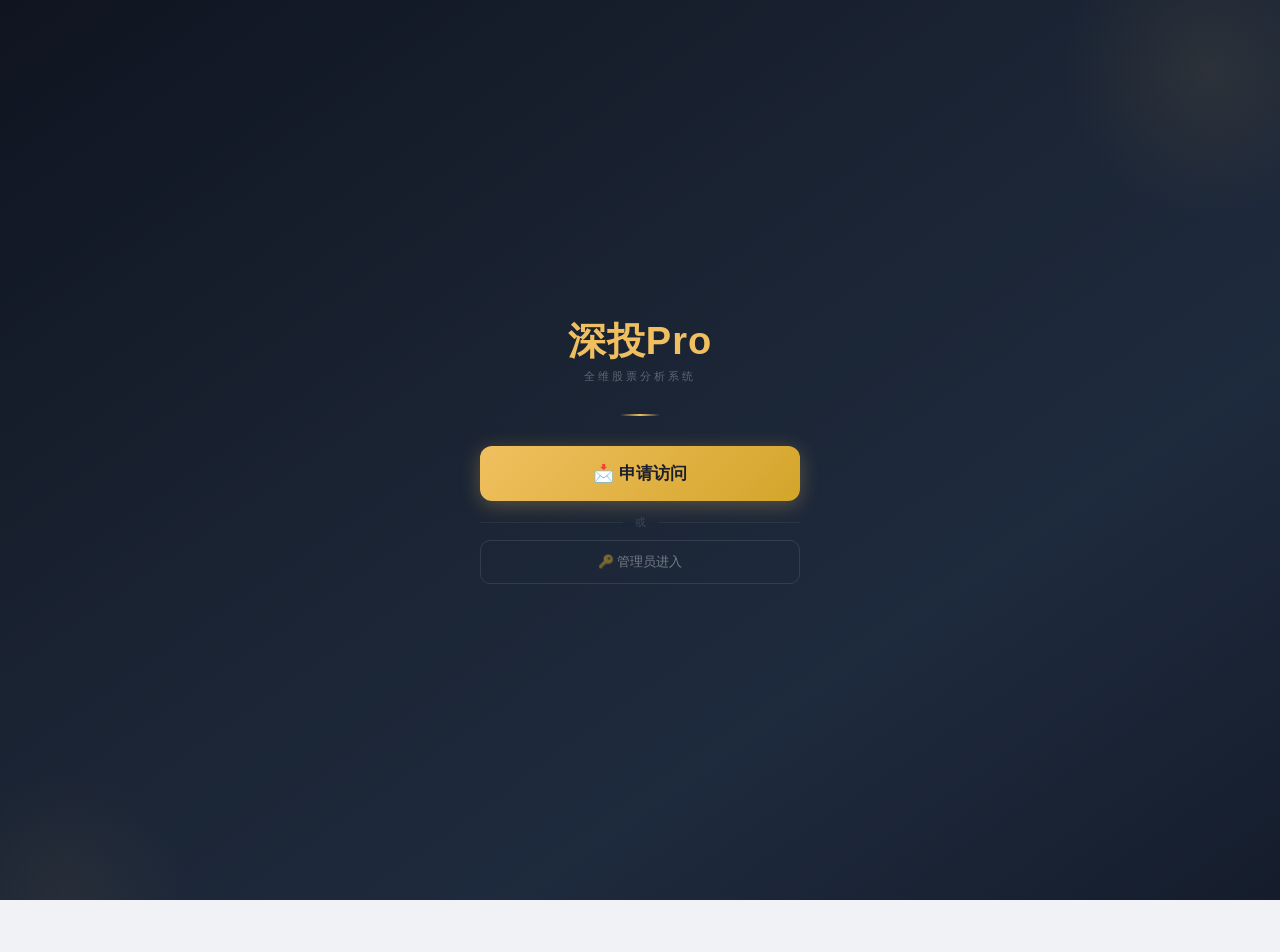
<file: index.html>
<!DOCTYPE html>
<html lang="zh-CN">
<head>
<meta charset="UTF-8">
<meta name="viewport" content="width=device-width,initial-scale=1,maximum-scale=1,user-scalable=no">
<title>深投Pro - 全维股票分析 | 制作者：李惠敏</title>
<meta property="og:title" content="深投Pro - 全维股票分析">
<meta property="og:description" content="实时大盘分析·板块涨跌预测·政策风向·产业链深度·智能荐股 | 制作者：李惠敏">
<meta property="og:image" content="https://liminmin-wq.github.io/stock-master/og-image.jpg">
<meta property="og:image:width" content="600">
<meta property="og:image:height" content="315">
<meta property="og:url" content="https://liminmin-wq.github.io/stock-master/">
<meta property="og:type" content="website">
<meta name="description" content="实时大盘分析·板块涨跌预测·政策风向·产业链深度·智能荐股 - 制作者：李惠敏">
<link rel="icon" href="data:image/svg+xml,<svg xmlns='http://www.w3.org/2000/svg' viewBox='0 0 100 100'><text y='.9em' font-size='90'>📈</text></svg>">
<style>
*{margin:0;padding:0;box-sizing:border-box}
body{font-family:-apple-system,BlinkMacSystemFont,"PingFang SC","Microsoft YaHei",sans-serif;background:#f0f2f5;color:#222;padding-bottom:80px;-webkit-text-size-adjust:100%}

/* ====== Header ====== */
.rf{display:flex;align-items:center;justify-content:space-between;padding:8px 16px;background:#1a1f2e;color:#ccc;font-size:11px}
.rf .ok{color:#27ae60;font-weight:600}

/* ====== Tab Nav ====== */
.tab-nav{position:sticky;top:0;z-index:100;background:#1a1f2e;display:flex;overflow-x:auto;scrollbar-width:none;white-space:nowrap}
.tab-nav::-webkit-scrollbar{display:none}
.tab-nav .tab{flex-shrink:0;padding:14px 18px;color:rgba(255,255,255,0.6);font-size:14px;font-weight:600;border-bottom:2px solid transparent;cursor:pointer}
.tab-nav .tab.active{color:#f0c060;border-bottom-color:#f0c060;background:rgba(255,255,255,0.05)}

/* ====== Card ====== */
.card{background:#fff;margin:10px 12px;border-radius:12px;overflow:hidden;box-shadow:0 1px 6px rgba(0,0,0,0.04)}
.card-hd{padding:14px 16px;border-bottom:1px solid #f0f0f0;display:flex;align-items:center;gap:8px}
.card-hd .icon{font-size:20px}
.card-hd h3{font-size:16px;font-weight:700;color:#1a1f2e}
.card-hd .badge{font-size:10px;background:#27ae60;color:#fff;padding:2px 8px;border-radius:10px;margin-left:auto}
.card-bd{padding:14px 16px}
.card-bd p{font-size:13px;color:#555;line-height:1.8}
.loading{text-align:center;padding:20px;color:#999;font-size:13px}
.disc{text-align:center;color:#bdbdbd;font-size:10px;padding:10px 16px 20px}

/* ====== 指数卡片 - 三列并排 ====== */
.idx-row{display:grid;grid-template-columns:1fr 1fr 1fr;gap:6px}
.idx-itm{text-align:center;padding:14px 6px;border-radius:10px;background:linear-gradient(135deg,#f8f9fb,#fff);border:1px solid #eee;cursor:pointer;transition:transform .15s,box-shadow .15s}
.idx-itm:active{transform:scale(0.96);box-shadow:0 2px 8px rgba(0,0,0,0.06)}
.idx-itm .idx-name{font-size:11px;color:#888;margin-bottom:6px;font-weight:600}
.idx-itm .idx-val{font-size:18px;font-weight:800;letter-spacing:-0.5px}
.idx-itm .idx-chg{font-size:12px;font-weight:700;margin-top:4px}
.idx-itm .idx-chg::before{content:'';display:inline-block;width:6px;height:6px;border-radius:50%;margin-right:4px;vertical-align:middle}
.idx-itm .idx-chg.up::before{background:#e74c3c}
.idx-itm .idx-chg.down::before{background:#27ae60}
.up{color:#e74c3c}.down{color:#27ae60}

/* ====== 概念板块 ====== */
.cpt-card{background:#f8f9fb;border-radius:8px;margin-bottom:6px;cursor:pointer;overflow:hidden}
.cpt-hd{display:flex;justify-content:space-between;align-items:center;padding:10px 14px;user-select:none}
.cpt-hd .cpt-l{font-size:13px;color:#333}
.cpt-hd .cpt-r{font-size:12px;font-weight:700}
.cpt-detail{max-height:0;overflow:hidden;transition:max-height .3s ease;background:#fff}
.cpt-detail.open{max-height:400px;padding:10px 14px}
.cpt-detail .cpt-stock{display:flex;justify-content:space-between;padding:4px 0;font-size:11px;color:#555}
.cpt-detail .cpt-stock .cpt-sc{font-weight:600}

/* ====== 政策 ====== */
.pi{padding:14px 0;border-bottom:1px solid #f5f5f5}
.pi:last-child{border-bottom:none}
.pi .pi-dot{width:8px;height:8px;background:#f0c060;border-radius:50%;display:inline-block;margin-right:8px}
.pi .pi-title{font-size:14px;font-weight:700;color:#1a1f2e;margin-bottom:4px;display:inline}
.pi .pi-meta{font-size:11px;color:#999;margin:6px 0;display:flex;gap:12px;flex-wrap:wrap}
.pi .pi-meta a{color:#2980b9;text-decoration:underline}
.pi .pi-txt{font-size:12px;color:#555;line-height:1.7}
.pi .pi-txt b.hi{color:#000;font-weight:700;background:linear-gradient(transparent 60%,#fff9c4 60%)}
.pi .pi-quote{font-size:11px;color:#888;line-height:1.6;margin-top:8px;padding:8px 12px;background:#fafafa;border-left:2px solid #f0c060;border-radius:0 6px 6px 0;font-style:italic}
.pi .pi-tgs{display:flex;gap:6px;margin-top:8px;flex-wrap:wrap}
.pi .pi-tgs span{font-size:10px;padding:3px 8px;background:#eaf4ff;color:#2980b9;border-radius:8px}

/* ====== 产业链 ====== */
.cc{background:#fff;border-radius:12px;margin:0 12px 12px;overflow:hidden;box-shadow:0 1px 6px rgba(0,0,0,0.06)}
.cc-hd{background:linear-gradient(135deg,#1a1f2e,#2a3040);color:#fff;padding:14px 16px}
.cc-hd h4{font-size:15px;font-weight:700}
.cc-hd p{font-size:10px;color:rgba(255,255,255,0.6);margin-top:2px;line-height:1.5}
.cl{padding:12px 16px;border-bottom:1px solid #f5f5f5}
.cl:last-child{border-bottom:none}
.cl .cl-t{font-size:13px;font-weight:700;color:#1a1f2e;margin-bottom:6px}
.cl .cl-t .cl-step{color:#f0c060}
.cl .cl-m{font-size:10px;color:#777;background:#f8f9fb;padding:6px 10px;border-radius:6px;margin-bottom:8px;line-height:1.6}
.cl .cl-m b{color:#444}
.cl .cl-s{display:flex;flex-wrap:wrap;gap:6px;margin-bottom:4px}
.cl .cl-s .s{font-size:12px;padding:5px 10px;border-radius:6px;background:#fff;border:1px solid #e0e0e0}
.cl .cl-s .s .s-i{font-size:9px;color:#888;display:block}
.cl .cl-s .s.rare{background:#fff8e1;border-color:#f0c060;font-weight:700}
.cl .cl-s .s.rare .s-b{font-size:9px;color:#b8860b;display:block}
.cl .cl-sc{font-size:10px;background:#fff8e1;padding:6px 10px;margin:4px 0 8px;border-radius:6px;color:#b8860b}

/* ====== 表格 ====== */
.dt{width:100%;border-collapse:collapse;font-size:12px}
.dt th{background:#f8f9fb;color:#666;padding:10px 8px;font-weight:600;text-align:left;border-bottom:2px solid #eee;font-size:11px}
.dt td{padding:10px 8px;border-bottom:1px solid #f5f5f5;color:#333}
.dt td .sn{font-weight:600}
.dt td .sc{font-size:10px;color:#999}
.dt td .rr{font-size:11px;color:#666}
.dt .dp{font-weight:700;color:#27ae60}

/* ====== 荐股（无框全宽对齐） ====== */
.rec-section{border-bottom:8px solid #f0f2f5}
.rec-section:last-child{border-bottom:none}
.rec-hd{padding:16px 18px 8px;display:flex;justify-content:space-between;align-items:center}
.rec-hd .rec-name{font-size:17px;font-weight:800;color:#1a1f2e}
.rec-hd .rec-name .rec-code{font-size:11px;color:#999;font-weight:400;margin-left:6px}
.rec-hd .rec-star{background:linear-gradient(135deg,#f0c060,#e6a800);color:#1a1f2e;font-size:9px;padding:3px 10px;border-radius:10px;font-weight:700;white-space:nowrap}
.rec-body{padding:0 18px 12px}
.rec-row{display:flex;justify-content:space-between;align-items:center;padding:7px 0;border-bottom:1px solid #f5f5f5}
.rec-row:last-child{border-bottom:none}
.rec-row .rl{color:#999;font-size:12px;min-width:72px}
.rec-row .rr{text-align:right;font-weight:600;font-size:13px}
.rec-row .rr .rp{font-weight:800;font-size:18px;margin-right:8px}
.rec-row .rr .rc{font-weight:700;font-size:13px}
.rec-cf{background:#f8f9fb;border-radius:8px;padding:10px 14px;margin:8px 0 0}
.rec-cf .cfr2{display:flex;justify-content:space-between;padding:4px 0;font-size:11px}
.rec-cf .cfr2 .cfl2{color:#999;min-width:80px}
.rec-cf .cfr2 .cfr2v{font-weight:700;text-align:right}
.rec-cf .cf-time{font-size:9px;color:#ccc;text-align:right;margin-top:4px;padding-top:4px;border-top:1px dashed #e8e0d5}
.rec-text{font-size:12px;color:#555;line-height:1.7;padding:10px 18px 4px;background:#fafafa;border-top:1px solid #f5f5f5}
.rec-tags{display:flex;gap:4px;padding:8px 18px 16px;flex-wrap:wrap}
.rec-tags span{font-size:10px;padding:3px 10px;background:#eaf4ff;color:#2980b9;border-radius:8px}

/* ====== 下跌剖析卡片 ====== */
.dc{display:flex;align-items:center;padding:12px 14px;border-bottom:1px solid #f5f5f5;cursor:pointer;transition:background .15s}
.dc:last-child{border-bottom:none}
.dc:active{background:#f8f9fb}
.dc .dc-l{flex:1;min-width:0}
.dc .dc-l .dc-n{font-size:14px;font-weight:700;color:#1a1f2e}
.dc .dc-l .dc-c{font-size:10px;color:#999;margin-left:4px}
.dc .dc-r{text-align:right;flex-shrink:0;margin-left:10px}
.dc .dc-r .dc-chg{font-size:16px;font-weight:800}
.dc .dc-r .dc-cap{font-size:10px;color:#888;margin-top:2px}
.dc .dc-r .dc-arrow{font-size:10px;color:#bbb;margin-left:4px;transition:transform .25s}
.dc .dc-r .dc-arrow.open{transform:rotate(180deg)}
.dc-detail{max-height:0;overflow:hidden;transition:max-height .3s ease;background:#fafafa;padding:0 14px}
.dc-detail.open{max-height:300px;padding:10px 14px}
.dc-detail .dc-reason{font-size:12px;color:#555;line-height:1.6}
.dc-detail .dc-capflow{padding:6px 0;font-size:11px;line-height:1.7;color:#666}

/* ====== 资金流色块 ====== */
.flow-in{color:#e74c3c;font-weight:700}
.flow-out{color:#27ae60;font-weight:700}
.flow-neutral{color:#888}

/* ====== 个股诊断 ====== */
.search-box{display:flex;gap:8px;padding:14px 16px}
.search-box input{flex:1;padding:10px 14px;border:2px solid #e0e0e0;border-radius:8px;font-size:14px;outline:none;transition:border .2s}
.search-box input:focus{border-color:#f0c060}
.search-box button{padding:10px 18px;background:#f0c060;border:none;border-radius:8px;font-size:14px;font-weight:700;color:#1a1f2e;cursor:pointer;white-space:nowrap}
.search-box button:active{background:#e0b050}
.search-suggest{background:#fff;border:1px solid #e0e0e0;border-radius:8px;margin:0 16px 10px;max-height:200px;overflow-y:auto;display:none}
.search-suggest .ss-item{padding:10px 14px;border-bottom:1px solid #f5f5f5;cursor:pointer;display:flex;justify-content:space-between;font-size:13px}
.search-suggest .ss-item:last-child{border-bottom:none}
.search-suggest .ss-item:active{background:#f8f9fb}
.search-suggest .ss-item .ss-code{color:#999;font-size:11px}
.search-suggest .ss-item .ss-name{font-weight:600;color:#333}
.diag-card{background:#fff;border-radius:10px;margin:0 12px 10px;overflow:hidden;box-shadow:0 1px 6px rgba(0,0,0,0.04)}
.diag-card .diag-hd{background:linear-gradient(135deg,#1a1f2e,#2a3040);color:#fff;padding:14px 16px;display:flex;justify-content:space-between;align-items:center}
.diag-card .diag-hd .diag-name{font-size:20px;font-weight:800;animation:popIn .4s ease-out}
.diag-card .diag-hd .diag-code{font-size:11px;color:rgba(255,255,255,0.6)}
@keyframes popIn{0%{transform:scale(0.5);opacity:0}70%{transform:scale(1.08)}100%{transform:scale(1);opacity:1}}
.diag-card .diag-hd .diag-badge{font-size:10px;background:#f0c060;color:#1a1f2e;padding:2px 8px;border-radius:8px;font-weight:700;margin-top:4px;display:inline-block}

/* ====== 诊断弹出Toast ====== */
.diag-toast{position:fixed;top:80px;left:50%;transform:translateX(-50%);z-index:9999;background:linear-gradient(135deg,#1a1f2e,#2a3040);color:#fff;padding:12px 24px;border-radius:12px;font-size:14px;font-weight:700;box-shadow:0 4px 20px rgba(0,0,0,0.3);border:1px solid #f0c060;opacity:0;transition:opacity .3s,transform .3s;pointer-events:none;white-space:nowrap}
.diag-toast.show{opacity:1;transform:translateX(-50%) translateY(0)}
.diag-toast .toast-gold{color:#f0c060}
.diag-toast .toast-code{font-size:11px;color:rgba(255,255,255,0.5);margin-left:6px;font-weight:400}
.diag-card .diag-bd{padding:14px 16px}
.diag-section{margin-bottom:14px}
.diag-section:last-child{margin-bottom:0}
.diag-section .ds-h{font-size:12px;font-weight:700;color:#1a1f2e;padding:6px 0;border-bottom:2px solid #f0c060;margin-bottom:8px}
.diag-section .ds-row{display:flex;justify-content:space-between;padding:4px 0;font-size:12px;color:#555}
.diag-section .ds-row .ds-label{color:#888}
.diag-section .ds-row .ds-val{font-weight:600}
.diag-section .ds-tags{display:flex;gap:4px;flex-wrap:wrap;margin-top:4px}
.diag-section .ds-tags span{font-size:10px;padding:2px 8px;background:#eaf4ff;color:#2980b9;border-radius:6px}
.diag-verdict{padding:16px;border-radius:10px;text-align:center;font-size:18px;font-weight:800;margin-top:12px}
.diag-verdict.buy{background:linear-gradient(135deg,#e8f5e9,#fff);color:#27ae60;border:2px solid #27ae60}
.diag-verdict.hold{background:linear-gradient(135deg,#fff8e1,#fff);color:#f0c060;border:2px solid #f0c060}
.diag-verdict.sell{background:linear-gradient(135deg,#ffebee,#fff);color:#e74c3c;border:2px solid #e74c3c}
.diag-verdict .dv-sub{font-size:12px;font-weight:400;color:#888;margin-top:4px}
.diag-score{display:flex;gap:6px;margin:8px 0}
.diag-score .sc-item{flex:1;text-align:center;padding:6px 4px;border-radius:6px;font-size:10px;background:#f8f9fb;color:#666}
.diag-score .sc-item .sc-val{font-size:16px;font-weight:800;display:block;margin-bottom:2px}
.diag-score .sc-item .sc-val.good{color:#27ae60}
.diag-score .sc-item .sc-val.warn{color:#f0c060}
.diag-score .sc-item .sc-val.bad{color:#e74c3c}

/* ====== 授权访问页 ====== */
.auth-overlay{position:fixed;top:0;left:0;right:0;bottom:0;z-index:9999;background:linear-gradient(145deg,#0f1420 0%,#1a2332 40%,#1e2a3d 70%,#151d2c 100%);display:flex;justify-content:center;align-items:center;font-family:-apple-system,BlinkMacSystemFont,"PingFang SC","Microsoft YaHei",sans-serif;overflow:hidden}
.auth-overlay.hidden{display:none}
.auth-overlay::before{content:'';position:absolute;top:-80px;right:-80px;width:300px;height:300px;border-radius:50%;background:radial-gradient(circle,rgba(240,192,96,0.08),transparent 70%)}
.auth-overlay::after{content:'';position:absolute;bottom:-120px;left:-60px;width:250px;height:250px;border-radius:50%;background:radial-gradient(circle,rgba(240,192,96,0.05),transparent 70%)}
.auth-box{width:88%;max-width:320px;text-align:center;position:relative;z-index:1}
.auth-box .auth-logo{font-size:38px;font-weight:800;color:#f0c060;margin-bottom:2px;letter-spacing:1px}
.auth-box .auth-sub{font-size:11px;color:rgba(255,255,255,0.3);margin-bottom:30px;letter-spacing:3px}
.auth-box .auth-gold-line{width:40px;height:2px;background:linear-gradient(90deg,transparent,#f0c060,transparent);margin:0 auto 30px}
.auth-box .auth-name-input{display:none;margin-top:6px}
.auth-box .auth-name-input .auth-field{width:100%;padding:14px 16px;background:rgba(255,255,255,0.06);border:1px solid rgba(255,255,255,0.1);border-radius:10px;color:#fff;font-size:15px;outline:none;margin-bottom:8px;box-sizing:border-box;text-align:center}
.auth-box .auth-name-input .auth-field:focus{border-color:#f0c060;background:rgba(255,255,255,0.1)}
.auth-box .auth-name-input .auth-field::placeholder{color:rgba(255,255,255,0.25)}
.auth-box .auth-btn{width:100%;padding:16px;border:none;border-radius:12px;background:linear-gradient(135deg,#f0c060,#d4a52a);color:#1a1f2e;font-size:17px;font-weight:800;cursor:pointer;box-shadow:0 4px 20px rgba(240,192,96,0.3);transition:transform .15s,box-shadow .15s}
.auth-box .auth-btn:active{transform:scale(0.97);box-shadow:0 2px 10px rgba(240,192,96,0.2)}
.auth-box .auth-btn.done{background:rgba(255,255,255,0.08);color:rgba(255,255,255,0.6);box-shadow:none;pointer-events:none}
.auth-box .auth-err{font-size:12px;color:#e74c3c;margin-top:12px;display:none}
.auth-box .auth-wait{display:none;margin-top:16px}
.auth-box .auth-wait .wait-icon{font-size:48px;margin-bottom:10px}
.auth-box .auth-wait .wait-txt{font-size:14px;color:rgba(255,255,255,0.7);font-weight:600}
.auth-box .auth-wait .wait-sub{font-size:11px;color:rgba(255,255,255,0.3);margin-top:6px;line-height:1.6}
/* 分隔线 */
.auth-box .auth-divider{display:flex;align-items:center;margin:14px 0 10px;color:rgba(255,255,255,0.15);font-size:11px}
.auth-box .auth-divider::before,.auth-box .auth-divider::after{content:'';flex:1;height:1px;background:rgba(255,255,255,0.06)}
.auth-box .auth-divider span{padding:0 12px}
.auth-box .auth-btn2{width:100%;padding:12px;border:1px solid rgba(255,255,255,0.1);border-radius:10px;background:transparent;color:rgba(255,255,255,0.4);font-size:13px;cursor:pointer;transition:all .2s}
.auth-box .auth-btn2:active{background:rgba(255,255,255,0.05);color:rgba(255,255,255,0.6)}
/* 管理员密码输入 */
.auth-pin{display:none;margin-top:12px;padding-top:12px;border-top:1px solid rgba(255,255,255,0.06)}
.auth-pin .pin-label{font-size:12px;color:rgba(255,255,255,0.4);margin-bottom:8px}
.auth-pin .pin-box{display:flex;gap:8px;justify-content:center;margin-bottom:8px}
.auth-pin .pin-box input{width:46px;height:50px;text-align:center;font-size:22px;font-weight:800;color:#f0c060;background:rgba(255,255,255,0.06);border:1px solid rgba(255,255,255,0.1);border-radius:8px;outline:none}
.auth-pin .pin-box input:focus{border-color:#f0c060;background:rgba(255,255,255,0.12)}
.auth-pin .pin-err{font-size:11px;color:#e74c3c;text-align:center;display:none}
.auth-pin .pin-btn{width:100%;padding:10px;border:none;border-radius:8px;background:linear-gradient(135deg,#f0c060,#d4a52a);color:#1a1f2e;font-size:14px;font-weight:700;cursor:pointer}
.auth-pin .pin-btn:active{opacity:0.85}
/* 管理面板：改密码 */
.auth-admin .aa-pwd{margin-top:10px;padding-top:10px;border-top:1px solid rgba(255,255,255,0.06)}
.auth-admin .aa-pwd .pwd-label{font-size:11px;color:rgba(255,255,255,0.3);margin-bottom:6px}
.auth-admin .aa-pwd .pwd-row{display:flex;gap:6px;margin-bottom:6px}
.auth-admin .aa-pwd .pwd-row input{flex:1;padding:8px 10px;background:rgba(255,255,255,0.05);border:1px solid rgba(255,255,255,0.08);border-radius:6px;color:#fff;font-size:13px;outline:none;text-align:center;letter-spacing:4px}
.auth-admin .aa-pwd .pwd-row input:focus{border-color:#f0c060}
.auth-admin .aa-pwd .pwd-row button{padding:8px 14px;border:none;border-radius:6px;background:rgba(240,192,96,0.15);color:#f0c060;font-size:12px;font-weight:600;cursor:pointer;white-space:nowrap}
.auth-admin .aa-pwd .pwd-msg{font-size:10px;color:#27ae60;display:none}
/* 管理员浮动按钮 */
.admin-btn{position:fixed;top:10px;right:10px;z-index:9998;width:36px;height:36px;border-radius:50%;background:rgba(240,192,96,0.12);border:1px solid rgba(240,192,96,0.15);color:#f0c060;font-size:14px;display:none;align-items:center;justify-content:center;cursor:pointer}
.admin-btn.show{display:flex}
.admin-btn:active{background:rgba(240,192,96,0.25)}
.admin-btn.has-new::after{content:'';position:absolute;top:-1px;right:-1px;width:9px;height:9px;background:#e74c3c;border-radius:50%;border:2px solid #0f1420}
/* 管理员面板（居中弹窗） */
.auth-admin{position:fixed;top:50%;left:50%;transform:translate(-50%,-50%);z-index:99999;background:linear-gradient(145deg,#151d2c,#1a2332);border-radius:16px;padding:20px;width:88%;max-width:350px;border:1px solid rgba(240,192,96,0.25);max-height:75vh;overflow-y:auto;box-shadow:0 8px 40px rgba(0,0,0,0.5);display:none}
.auth-admin.show{display:block}
.auth-admin .aa-h{display:flex;justify-content:space-between;align-items:center;margin-bottom:10px}
.auth-admin .aa-h h3{color:#f0c060;font-size:15px;font-weight:700}
.auth-admin .aa-h .aa-close{color:rgba(255,255,255,0.3);padding:4px;cursor:pointer;font-size:16px}
.auth-admin .aa-h .aa-close:active{color:#fff}
.auth-admin .req-item{display:flex;justify-content:space-between;align-items:center;padding:10px 12px;background:rgba(255,255,255,0.04);border-radius:8px;margin-bottom:6px}
.auth-admin .req-item .ri-txt{text-align:left;font-size:13px;color:rgba(255,255,255,0.7)}
.auth-admin .req-item .ri-txt .ri-time{font-size:10px;color:rgba(255,255,255,0.2)}
.auth-admin .req-item .ri-btns{display:flex;gap:5px}
.auth-admin .req-item .ri-btns button{padding:6px 14px;border:none;border-radius:6px;font-size:11px;font-weight:600;cursor:pointer}
.auth-admin .req-item .ri-btns .btn-ok{background:linear-gradient(135deg,#27ae60,#219a52);color:#fff}
.auth-admin .req-item .ri-btns .btn-no{background:rgba(255,255,255,0.08);color:rgba(255,255,255,0.4)}
.auth-admin .req-empty{font-size:11px;color:rgba(255,255,255,0.2);text-align:center;padding:16px 0}
.auth-admin .aa-log{font-size:10px;border-top:1px solid rgba(255,255,255,0.05);padding-top:8px;margin-top:8px;max-height:90px;overflow-y:auto}
.auth-admin .aa-log .log-item{display:flex;justify-content:space-between;padding:3px 0;color:rgba(255,255,255,0.25)}
/* 遮罩 */
.auth-mask{position:fixed;top:0;left:0;right:0;bottom:0;z-index:99990;background:rgba(0,0,0,0.4);display:none}
.auth-mask.show{display:block}
.share-btn{position:fixed;bottom:70px;right:14px;z-index:999;width:52px;height:52px;border-radius:50%;background:linear-gradient(135deg,#f0c060,#e6a800);color:#1a1f2e;border:none;font-size:24px;box-shadow:0 4px 16px rgba(240,192,96,0.4);cursor:pointer;display:flex;align-items:center;justify-content:center;transition:transform .15s,box-shadow .15s}
.share-btn:active{transform:scale(0.92);box-shadow:0 2px 8px rgba(240,192,96,0.3)}

/* ====== 分享弹窗 ====== */
.modal-overlay{position:fixed;top:0;left:0;right:0;bottom:0;background:rgba(0,0,0,0.5);z-index:1000;display:none;justify-content:center;align-items:center}
.modal-overlay.show{display:flex}
.modal-box{background:#fff;border-radius:16px;width:300px;padding:24px;text-align:center;box-shadow:0 8px 32px rgba(0,0,0,0.2)}
.modal-box h4{font-size:16px;color:#1a1f2e;margin-bottom:16px}
.modal-box .modal-btn{display:block;width:100%;padding:12px;border:none;border-radius:10px;font-size:14px;font-weight:600;margin-bottom:10px;cursor:pointer}
.modal-box .modal-btn.primary{background:#f0c060;color:#1a1f2e}
.modal-box .modal-btn.secondary{background:#f0f2f5;color:#555}
.modal-box .modal-btn:active{opacity:0.8}
.modal-box .modal-close{font-size:12px;color:#999;cursor:pointer;padding:8px;display:inline-block}

/* ====== 数据时间戳 ====== */
.data-ts{font-size:10px;color:#aaa;text-align:right;padding:4px 16px 0}

/* ====== 同花顺风格板块 ====== */
.sector-tabs{display:flex;gap:4px;padding:10px 16px;border-bottom:1px solid #f0f0f0}
.sector-tabs .st-tab{padding:6px 14px;border-radius:14px;font-size:12px;font-weight:600;color:#666;background:#f0f2f5;cursor:pointer}
.sector-tabs .st-tab.active{background:#1a1f2e;color:#f0c060}
.sector-tabs .st-tab:active{opacity:0.8}
.sector-header{display:flex;padding:8px 16px;font-size:10px;color:#999;border-bottom:1px solid #f0f0f0;font-weight:600}
.sector-header .sh-rank{width:28px;text-align:center}
.sector-header .sh-name{flex:1;text-align:left}
.sector-header .sh-chg{width:70px;text-align:right}
.sector-header .sh-flow{width:90px;text-align:right}
.sector-header .sh-lead{width:80px;text-align:right}
.sector-row{display:flex;align-items:center;padding:10px 16px;border-bottom:1px solid #f5f5f5;cursor:pointer;transition:background .12s}
.sector-row:active{background:#f8f9fb}
.sector-row .sr-rank{width:28px;text-align:center;font-size:12px;font-weight:700;color:#bbb}
.sector-row .sr-rank.top1{color:#e74c3c}
.sector-row .sr-rank.top2{color:#e67e22}
.sector-row .sr-rank.top3{color:#f39c12}
.sector-row .sr-name{flex:1;font-size:13px;font-weight:600;color:#333;text-align:left}
.sector-row .sr-chg{width:70px;text-align:right;font-size:13px;font-weight:700}
.sector-row .sr-flow{width:90px;text-align:right;font-size:11px;color:#666}
.sector-row .sr-lead{width:80px;text-align:right;font-size:11px;color:#888}
.sector-detail{max-height:0;overflow:hidden;transition:max-height .3s ease;background:#fafafa}
.sector-detail.open{max-height:600px;padding:0 16px 10px}
.sector-detail .sd-title{font-size:11px;color:#888;padding:8px 0 4px;font-weight:600}
.sector-detail .sd-stock{display:flex;justify-content:space-between;align-items:center;padding:5px 8px;font-size:12px;border-bottom:1px solid #f0f0f0;cursor:pointer;border-radius:4px}
.sector-detail .sd-stock:last-child{border-bottom:none}
.sector-detail .sd-stock:active{background:#eee}
.sector-detail .sd-stock .sd-sn{font-weight:600;color:#333}
.sector-detail .sd-stock .sd-sc{font-size:10px;color:#999;margin-left:4px}
.sector-detail .sd-stock .sd-chg{font-weight:700;font-size:12px}
.sector-detail .sd-stock .sd-flow{font-size:10px;color:#888;margin-left:8px}

/* ====== 涨跌预测 ====== */
.forecast-card{background:linear-gradient(135deg,#1a1f2e,#2a3040);border-radius:12px;margin:10px 12px;padding:16px;color:#fff}
.forecast-card .fc-title{font-size:12px;color:rgba(255,255,255,0.5);margin-bottom:10px;font-weight:600}
.forecast-card .fc-row{display:flex;justify-content:space-between;align-items:center;padding:6px 0}
.forecast-card .fc-label{font-size:12px;color:rgba(255,255,255,0.6)}
.forecast-card .fc-val{font-size:16px;font-weight:800}
.forecast-card .fc-val.up{color:#e74c3c}
.forecast-card .fc-val.down{color:#27ae60}
.forecast-card .fc-val.flat{color:#f0c060}
.forecast-card .fc-detail{font-size:11px;color:rgba(255,255,255,0.5);line-height:1.6;margin-top:6px;padding:8px 10px;background:rgba(255,255,255,0.05);border-radius:6px}
.forecast-card .fc-timeline{display:flex;gap:6px;margin:8px 0;flex-wrap:wrap}
.forecast-card .fc-timeline .tl-item{flex:1;min-width:60px;text-align:center;padding:6px 4px;border-radius:6px;font-size:10px;background:rgba(255,255,255,0.05)}
.forecast-card .fc-timeline .tl-item .tl-time{display:block;color:rgba(255,255,255,0.4)}
.forecast-card .fc-timeline .tl-item .tl-chg{display:block;font-size:13px;font-weight:700;margin-top:2px}
.forecast-card .fc-timeline .tl-item .tl-chg.up{color:#e74c3c}
.forecast-card .fc-timeline .tl-item .tl-chg.down{color:#27ae60}
.forecast-card .fc-timeline .tl-item .tl-chg.flat{color:#f0c060}
.forecast-card .fc-tags{display:flex;gap:4px;flex-wrap:wrap;margin-top:8px}
.forecast-card .fc-tags span{font-size:9px;padding:3px 8px;background:rgba(240,192,96,0.15);color:#f0c060;border-radius:8px}
</style>
</head>
<body>

<!-- ====== 授权访问页 ====== -->
<div class="auth-overlay" id="authOverlay">
  <div class="auth-box" id="authStep1">
    <div class="auth-logo">深投Pro</div>
    <div class="auth-sub">全维股票分析系统</div>
    <div class="auth-gold-line"></div>
    <button class="auth-btn" id="authBtn" onclick="showNameInput()">📩 申请访问</button>
    <div class="auth-name-input" id="authNameInput">
      <input class="auth-field" id="visitorName" type="text" placeholder="请输入您的姓名" autocomplete="off" onkeydown="if(event.key==='Enter')submitRequest()">
      <button class="auth-btn" style="margin-top:0" onclick="submitRequest()">提交申请</button>
      <div class="auth-err" id="authErr" style="display:none;font-size:12px;color:#e74c3c;margin-top:8px"></div>
    </div>
    <div class="auth-wait" id="authWait">
      <div class="wait-icon">⏳</div>
      <div class="wait-txt">已发送申请</div>
      <div class="wait-sub">等待管理员 <b>李惠敏</b> 授权</div>
    </div>
    <div class="auth-divider"><span>或</span></div>
    <button class="auth-btn2" onclick="showAdminPin()">🔑 管理员进入</button>
    <div class="auth-pin" id="authPin">
      <div class="pin-label">请输入4位管理员密码</div>
      <div class="pin-box">
        <input type="password" maxlength="1" id="p1" oninput="pinMove(1)" onkeydown="pinBack(1)">
        <input type="password" maxlength="1" id="p2" oninput="pinMove(2)" onkeydown="pinBack(2)">
        <input type="password" maxlength="1" id="p3" oninput="pinMove(3)" onkeydown="pinBack(3)">
        <input type="password" maxlength="1" id="p4" oninput="pinMove(4)" onkeydown="pinBack(4)">
      </div>
      <div class="pin-err" id="pinErr">密码错误</div>
      <button class="pin-btn" onclick="verifyPin()">确认</button>
    </div>
  </div>
</div>
<!-- 管理员浮动入口 -->
<div class="admin-btn" id="adminBtn" onclick="toggleAdminPanel()">🔐</div>
<!-- 管理员面板 -->
<div class="auth-mask" id="authMask" onclick="closeAdminPanel()"></div>
<div class="auth-admin" id="authAdmin">
  <div class="aa-h"><h3>🔐 授权管理</h3><span class="aa-close" onclick="closeAdminPanel()">✕</span></div>
  <div id="pendingList"><div class="req-empty">暂无待授权的请求</div></div>
  <div class="aa-log" id="authLog"></div>
  <div class="aa-pwd">
    <div class="pwd-label">⚙️ 修改管理员密码</div>
    <div class="pwd-row">
      <input type="text" id="newPwdInput" placeholder="新4位密码" maxlength="4">
      <button onclick="changeAdminPwd()">修改</button>
    </div>
    <div class="pwd-msg" id="pwdMsg">✅ 密码已更新</div>
  </div>
</div>

<div class="rf">
  <span>📡 深投Pro <span style="font-size:9px;color:#888;margin-left:6px">制作者：李惠敏</span></span>
  <span><span id="st">● 在线</span> <span id="dt" style="margin-left:8px;font-size:10px;color:#888"></span></span>
</div>

<div class="tab-nav" id="tabNav">
  <div class="tab active" data-id="1">① 大盘分析</div>
  <div class="tab" data-id="2">② 政策风向</div>
  <div class="tab" data-id="3">③ 产业链深度</div>
  <div class="tab" data-id="4">④ 下跌剖析</div>
  <div class="tab" data-id="5">⑤ 智能荐股</div>
  <div class="tab" data-id="6">⑥ 个股诊断</div>
</div>

<div id="panels"></div>
<div class="disc">⚠ 声明：基于公开数据，不构成投资建议。股市有风险，投资需谨慎。<br>制作者：李惠敏（惠·优惠·敏·灵敏）</div>

<!-- 分享按钮 -->
<button class="share-btn" id="shareBtn">📤</button>

<!-- 分享弹窗 -->
<div class="modal-overlay" id="shareModal">
  <div class="modal-box">
    <h4>📤 分享给好友</h4>
    <button class="modal-btn primary" id="shareWechat">📱 分享到微信</button>
    <button class="modal-btn secondary" id="shareCopy">📋 复制链接</button>
    <span class="modal-close" id="shareClose">取消</span>
  </div>
</div>

<!-- 诊断弹出Toast -->
<div class="diag-toast" id="diagToast"></div>

<script>
var curTab=1;
var PANELS={};

// ====== 股票代码定义 ======
// secid格式：market.code，market=1沪市 market=0深市
var INDEX_SECIDS='1.000001,0.399001,0.399006';

var REC_STOCKS=[
  {n:'中际旭创',c:'300308',m:0,s:'★★★★★',r:'AI算力光模块全球第一(25-30%份额)，英伟达800G/1.6T核心供应商。产业链上游InP激光器全球仅3家供应。',t:['主力+25亿','光模块全球第一','英伟达链']},
  {n:'韦尔股份',c:'603501',m:1,s:'★★★★★',r:'手机CIS全球第三(20%份额)，车载CIS增速超50%。消费电子复苏+存储涨价周期。',t:['主力+18亿','半导体','CIS龙头']},
  {n:'中微公司',c:'688012',m:1,s:'★★★★☆',r:'5nm刻蚀机全球仅4家能产(中微+应用材料+泛林+东京电子)。国产替代确定性最强。',t:['全球稀缺','刻蚀机','国产替代']},
  {n:'海光信息',c:'688041',m:1,s:'★★★★☆',r:'国产x86 CPU+DCU唯一量产商，信创+AI双轮驱动。DCU对标英伟达A100。',t:['CPU/DCU','信创','稀缺供应']}
];

var DECLINE_STOCKS=[
  // 深度下跌分析 - 涵盖基本面/技术面/资金面/板块面
  {n:'宁德时代',c:'300750',m:0,
   r:'锂电产能严重过剩，行业开工率仅50%+，下游特斯拉订单下滑，欧洲电动车补贴退坡',
   d:'【基本面】全球动力电池市占率37%但增速放缓，Q2装机量同比-12%。【走势】从高点688跌至当前，跌幅超40%，处于下跌通道。【资金】机构连续5日净卖出，北向资金减持。【板块】锂电池板块整体走弱，龙头溢价消失。【估值】PE从80倍回落至25倍，仍偏高'},
  {n:'隆基绿能',c:'601012',m:1,
   r:'光伏组件价格跌破现金成本，欧美反倾销税加征至47%，出口订单骤降60%',
   d:'【基本面】组件价格从1.8元/W跌至0.8元/W，全行业亏损。【走势】月线7连阴，创近5年新低。【资金】主力累计净流出超80亿。融资盘持续减少。【板块】光伏板块整体跌幅超50%，无反转信号。【估值】PB跌破1倍，但行业拐点未现'},
  {n:'中芯国际',c:'688981',m:1,
   r:'美国对华半导体设备出口管制升级，7nm以下先进制程扩产受阻，产能利用率降至65%',
   d:'【基本面】Q1营收同比-15%，净利润腰斩，先进制程占比不足5%。【走势】科创板流动性不足，破发后持续阴跌。【资金】科创板ETF赎回压力大，机构减仓半导体。【板块】半导体设备与代工板块同步承压。【估值】PB 2.5倍，溢价主要来自国产替代预期'},
  {n:'药明康德',c:'603259',m:1,
   r:'美国《生物安全法案》持续发酵，海外CXO订单转移东南亚，Q1新增合同金额-22%',
   d:'【基本面】海外收入占比68%，法案风险压制估值中枢。【走势】从170元高位腰斩至60元区间，仍在寻底。【资金】外资持仓从35%降至18%，持续流出。【板块】CXO板块整体估值下移，行业增速放缓。【估值】PE从100倍压缩至25倍，安全边际仍不足'},
  {n:'爱尔眼科',c:'300015',m:0,
   r:'消费医疗复苏不及预期，眼科手术量增速降至个位数，DRG/DIP支付改革压缩利润空间',
   d:'【基本面】Q1门诊量增速仅5%，为上市以来最低。【走势】从42元阴跌至18元，跌幅57%。【资金】基金持仓从高点29%降至12%，持续减仓。【板块】医疗服务板块遭到市场冷落，资金持续流出。【估值】PE从180倍回落至35倍，仍高于行业中枢'},
  {n:'通威股份',c:'600438',m:1,
   r:'多晶硅料价格从30万/吨跌至4万/吨以下，全行业亏损现金成本，产能过剩50%+',
   d:'【基本面】多晶硅产能超200万吨/年，需求仅约100万吨。【走势】从65元跌至12元，跌幅超80%。【资金】大股东质押比例上升，融资盘面临平仓风险。【板块】光伏上游材料全产业链亏损。【估值】从PE 50倍到目前亏损，PB 0.8倍'},
  {n:'万科A',c:'000002',m:0,
   r:'房地产销售面积连续3年下滑，公司债务展期传闻不断，人口负增长压制长期需求',
   d:'【基本面】2026Q1合同销售额同比-35%，经营性现金流首次为负。【走势】从36元跌至6元附近，长期下降趋势。【资金】险资持续减持地产股，北向资金已清仓。【板块】地产板块PB仅0.5倍，但仍无资金入场。【估值】REITs化转型前景不明朗'},
  {n:'比亚迪',c:'002594',m:0,
   r:'新能源车国内渗透率超过50%增速放缓，价格战加剧，海外关税壁垒提高出口利润',
   d:'【基本面】2026年目标销量500万辆，但Q1仅完成20%低于预期。【走势】从357元回撤至220元区间。【资金】主力短期获利了结，高位套现近百亿。【板块】整车板块内部分化加剧，竞争白热化。【估值】PE从120倍压缩至30倍，仍需时间消化'},
  {n:'恒瑞医药',c:'600276',m:1,
   r:'创新药集采预期升温，仿制药业务持续下行，研发费用率高企侵蚀利润',
   d:'【基本面】创新药NDA数量减少，PD-1等大品种竞争加剧。【走势】从116元跌至40元，跌幅65%+。【资金】医药基金持仓降至近5年低位。【板块】医药板块整体受集采压制。【估值】PE从100倍降至45倍，创新药管线需重估'},
  {n:'海康威视',c:'002415',m:0,
   r:'美国制裁影响海外业务拓展，国内安防市场饱和，AI转型收入贡献不足10%',
   d:'【基本面】海外收入占比已降至12%，AIoT新业务增速不达预期。【走势】从68元跌至25元，跌幅63%。【资金】外资持续减持，持股比例从28%降至12%。【板块】安防板块整体萎缩。【估值】PE从40倍降至18倍，AI转型是关键'},
  {n:'中国中免',c:'601888',m:1,
   r:'免税消费降级，海南离岛免税销售额同比-25%，出境游恢复分流消费力',
   d:'【基本面】Q1营收同比-18%，净利润-32%，颓势未改。【走势】从400元跌至60元，跌幅85%。【资金】基金已几乎清仓。【板块】消费板块整体疲软。【估值】PE从100倍跌至25倍，仍未见底信号'},
  {n:'中际旭创',c:'300308',m:0,
   r:'短期涨幅过大后获利盘兑现，英伟达GB300出货延迟传闻，光模块板块整体回调',
   d:'【基本面】800G光模块出货量Q1环比-8%，1.6T量产推迟至Q3。【走势】从235元回落至168元，回调约28%。【资金】短线游资获利了结，但机构仍在逢低吸纳。【板块】AI算力板块整体回调10-15%。【估值】PE 45倍，光模块景气度仍在'}
];

// ====== 本地股票数据库（300+只常见A股） ======
var STOCK_DB={};
function initStockDB(){
  var list=[
    // 金融
    {n:'工商银行',c:'601398',m:1},{n:'建设银行',c:'601939',m:1},{n:'农业银行',c:'601288',m:1},{n:'中国银行',c:'601988',m:1},{n:'招商银行',c:'600036',m:1},{n:'兴业银行',c:'601166',m:1},{n:'平安银行',c:'000001',m:0},{n:'交通银行',c:'601328',m:1},{n:'浦发银行',c:'600000',m:1},{n:'中信银行',c:'601998',m:1},{n:'民生银行',c:'600016',m:1},{n:'光大银行',c:'601818',m:1},{n:'中国平安',c:'601318',m:1},{n:'中国人寿',c:'601628',m:1},{n:'中国太保',c:'601601',m:1},{n:'新华保险',c:'601336',m:1},{n:'中信证券',c:'600030',m:1},{n:'华泰证券',c:'601688',m:1},{n:'东方财富',c:'300059',m:0},{n:'海通证券',c:'600837',m:1},{n:'国泰君安',c:'601211',m:1},{n:'广发证券',c:'000776',m:0},{n:'中金公司',c:'601995',m:1},
    // 白酒消费
    {n:'贵州茅台',c:'600519',m:1},{n:'五粮液',c:'000858',m:0},{n:'泸州老窖',c:'000568',m:0},{n:'山西汾酒',c:'600809',m:1},{n:'洋河股份',c:'002304',m:0},{n:'古井贡酒',c:'000596',m:0},{n:'伊利股份',c:'600887',m:1},{n:'海天味业',c:'603288',m:1},{n:'双汇发展',c:'000895',m:0},{n:'安井食品',c:'603345',m:1},{n:'青岛啤酒',c:'600600',m:1},{n:'金龙鱼',c:'300999',m:0},{n:'牧原股份',c:'002714',m:0},{n:'温氏股份',c:'300498',m:0},
    // 医药
    {n:'恒瑞医药',c:'600276',m:1},{n:'药明康德',c:'603259',m:1},{n:'迈瑞医疗',c:'300760',m:0},{n:'爱尔眼科',c:'300015',m:0},{n:'片仔癀',c:'600436',m:1},{n:'复星医药',c:'600196',m:1},{n:'智飞生物',c:'300122',m:0},{n:'长春高新',c:'000661',m:0},{n:'云南白药',c:'000538',m:0},{n:'同仁堂',c:'600085',m:1},{n:'白云山',c:'600332',m:1},{n:'华润三九',c:'000999',m:0},{n:'科伦药业',c:'002422',m:0},{n:'康龙化成',c:'300759',m:0},
    // 科技硬件
    {n:'海康威视',c:'002415',m:0},{n:'立讯精密',c:'002475',m:0},{n:'歌尔股份',c:'002241',m:0},{n:'中兴通讯',c:'000063',m:0},{n:'中科曙光',c:'603019',m:1},{n:'科大讯飞',c:'002230',m:0},{n:'用友网络',c:'600588',m:1},{n:'金山办公',c:'688111',m:1},{n:'中芯国际',c:'688981',m:1},{n:'北方华创',c:'002371',m:0},{n:'韦尔股份',c:'603501',m:1},{n:'中际旭创',c:'300308',m:0},{n:'工业富联',c:'601138',m:1},{n:'紫光股份',c:'000938',m:0},{n:'浪潮信息',c:'000977',m:0},{n:'中国软件',c:'600536',m:1},{n:'三安光电',c:'600703',m:1},{n:'兆易创新',c:'603986',m:1},{n:'卓胜微',c:'300782',m:0},{n:'斯达半导',c:'603290',m:1},{n:'华大九天',c:'301269',m:0},{n:'景嘉微',c:'300474',m:0},{n:'中微公司',c:'688012',m:1},{n:'沪硅产业',c:'688126',m:1},{n:'寒武纪',c:'688256',m:1},{n:'海光信息',c:'688041',m:1},{n:'长电科技',c:'600584',m:1},{n:'通富微电',c:'002156',m:0},{n:'深南电路',c:'002916',m:0},{n:'沪电股份',c:'002463',m:0},{n:'新易盛',c:'300502',m:0},{n:'天孚通信',c:'300394',m:0},{n:'兴森科技',c:'002436',m:0},
    // 新能源
    {n:'宁德时代',c:'300750',m:0},{n:'比亚迪',c:'002594',m:0},{n:'隆基绿能',c:'601012',m:1},{n:'通威股份',c:'600438',m:1},{n:'阳光电源',c:'300274',m:0},{n:'亿纬锂能',c:'300014',m:0},{n:'天齐锂业',c:'002466',m:0},{n:'赣锋锂业',c:'002460',m:0},{n:'华友钴业',c:'600516',m:1},{n:'恩捷股份',c:'002812',m:0},{n:'星源材质',c:'300568',m:0},{n:'德方纳米',c:'300769',m:0},{n:'容百科技',c:'688005',m:1},{n:'天赐材料',c:'002709',m:0},{n:'璞泰来',c:'603659',m:1},{n:'先导智能',c:'300450',m:0},{n:'天岳先进',c:'688234',m:1},{n:'禾赛科技',c:'HSAI',m:0},
    // 军工
    {n:'航发动力',c:'600893',m:1},{n:'中航沈飞',c:'600760',m:1},{n:'中航光电',c:'002179',m:0},{n:'中国重工',c:'601989',m:1},{n:'航天彩虹',c:'002389',m:0},{n:'中航西飞',c:'000768',m:0},{n:'中国船舶',c:'600150',m:1},
    // 地产基建
    {n:'万科A',c:'000002',m:0},{n:'保利发展',c:'600048',m:1},{n:'招商蛇口',c:'001979',m:0},{n:'中国建筑',c:'601668',m:1},{n:'中国中铁',c:'601390',m:1},{n:'中国交建',c:'601800',m:1},{n:'中国电建',c:'601669',m:1},{n:'中国铁建',c:'601186',m:1},{n:'海螺水泥',c:'600585',m:1},
    // 资源能源
    {n:'中国石油',c:'601857',m:1},{n:'中国石化',c:'600028',m:1},{n:'中国神华',c:'601088',m:1},{n:'紫金矿业',c:'601899',m:1},{n:'山东黄金',c:'600547',m:1},{n:'中金黄金',c:'600489',m:1},{n:'洛阳钼业',c:'603993',m:1},{n:'江西铜业',c:'600362',m:1},{n:'中国铝业',c:'601600',m:1},{n:'宝钢股份',c:'600019',m:1},
    // 汽车
    {n:'上汽集团',c:'600104',m:1},{n:'长城汽车',c:'601633',m:1},{n:'长安汽车',c:'000625',m:0},{n:'赛力斯',c:'601127',m:1},{n:'江淮汽车',c:'600418',m:1},{n:'拓普集团',c:'601689',m:1},{n:'福耀玻璃',c:'600660',m:1},{n:'华域汽车',c:'600741',m:1},
    // 家电
    {n:'美的集团',c:'000333',m:0},{n:'格力电器',c:'000651',m:0},{n:'海尔智家',c:'600690',m:1},{n:'TCL科技',c:'000100',m:0},{n:'苏泊尔',c:'002032',m:0},
    // 通信
    {n:'中国移动',c:'600941',m:1},{n:'中国电信',c:'601728',m:1},{n:'中国联通',c:'600050',m:1},{n:'中兴通讯',c:'000063',m:0},{n:'中际旭创',c:'300308',m:0},
    // 零售物流
    {n:'京东物流',c:'2618',m:0},{n:'顺丰控股',c:'002352',m:0},{n:'中国中免',c:'601888',m:1},{n:'永辉超市',c:'601933',m:1},
    // 其他热门
    {n:'京东方A',c:'000725',m:0},{n:'万华化学',c:'600309',m:1},{n:'中国核电',c:'601985',m:1},{n:'长江电力',c:'600900',m:1},{n:'中远海控',c:'601919',m:1},{n:'三一重工',c:'600031',m:1},{n:'潍柴动力',c:'000338',m:0},{n:'大秦铁路',c:'601006',m:1},{n:'南方航空',c:'600029',m:1},{n:'中国国航',c:'601111',m:1},{n:'上海机场',c:'600009',m:1},{n:'春秋航空',c:'601021',m:1},{n:'中国中车',c:'601766',m:1},{n:'中航机电',c:'002013',m:0},{n:'玲珑轮胎',c:'601966',m:1},{n:'赛轮轮胎',c:'601058',m:1},{n:'公牛集团',c:'603195',m:1},{n:'欧派家居',c:'603833',m:1},{n:'顾家家居',c:'603816',m:1},{n:'晨光股份',c:'603899',m:1},{n:'中公教育',c:'002607',m:0},{n:'华熙生物',c:'688363',m:1},{n:'爱美客',c:'300896',m:0},{n:'康泰生物',c:'300601',m:0},{n:'沃森生物',c:'300142',m:0},{n:'君实生物',c:'688180',m:1},{n:'百济神州',c:'688235',m:1},{n:'信达生物',c:'1801',m:0},{n:'药明生物',c:'2269',m:0}
  ];
  for(var i=0;i<list.length;i++){
    var s=list[i];
    STOCK_DB[s.n]=s;
    STOCK_DB[s.c]=s;
  }
}
initStockDB();

// 获取所有需要查询的股票secid字符串
function getAllStockSecids(){
  var ids=[];
  for(var i=0;i<REC_STOCKS.length;i++){
    ids.push(REC_STOCKS[i].m+'.'+REC_STOCKS[i].c);
  }
  for(var i=0;i<DECLINE_STOCKS.length;i++){
    ids.push(DECLINE_STOCKS[i].m+'.'+DECLINE_STOCKS[i].c);
  }
  return ids.join(',');
}

// ====== 缓存股票实时数据 ======
var stockCache={};
var dataTime='';

// ====== 加载股票实时数据 ======
function loadStockData(callback){
  var secids=getAllStockSecids();
  var xhr=new XMLHttpRequest();
  xhr.open('GET','https://push2.eastmoney.com/api/qt/ulist.np/get?fltt=2&secids='+secids+'&fields=f2,f3,f4,f12,f14,f43,f44,f45,f46,f47,f48,f49,f50,f51,f52,f60,f62,f64,f65,f66,f184,f168,f170&_='+Date.now(),true);
  xhr.timeout=10000;
  xhr.onload=function(){
    if(xhr.status===200){
      try{
        var d=JSON.parse(xhr.responseText);
        if(d.data&&d.data.diff){
          var list=d.data.diff;
          for(var i=0;i<list.length;i++){
            var item=list[i];
            var key=item.f12;
            stockCache[key]=item;
          }
          // 设置数据时间
          var now=new Date();
          var h=now.getHours();var m=now.getMinutes();var s=now.getSeconds();
          dataTime='数据:'+h+':'+(m<10?'0':'')+m+':'+(s<10?'0':'')+s;
          var dtEl=document.getElementById('dt');
          if(dtEl){dtEl.innerHTML=dataTime;}
        }
      }catch(e){
        console.log('parse error');
      }
    }
    if(callback){callback();}
  };
  xhr.onerror=function(){
    if(callback){callback();}
  };
  xhr.ontimeout=function(){
    if(callback){callback();}
  };
  xhr.send();
}

// 获取单只股票缓存数据
function getStockData(code){
  return stockCache[code]||null;
}

// 格式化金额（元转亿）
function fmtMoney(val){
  if(val===null||val===undefined||isNaN(val))return'--';
  var v=val/100000000;
  if(v>0)return '+'+v.toFixed(2)+'亿';
  if(v<0)return v.toFixed(2)+'亿';
  return '0.00亿';
}

// ====== 大盘分析（同花顺风格） ======
PANELS[1]=function(){
  var h='';
  // 三大指数
  h+='<div class="card"><div class="card-hd"><span class="icon">📈</span><h3>三大指数</h3><span class="badge">点击展开</span></div><div class="card-bd"><div class="idx-row" id="idxInteractive"><div class="loading">加载中...</div></div></div></div>';
  // 板块列表（同花顺风格）
  h+='<div class="card"><div class="card-hd"><span class="icon">🔥</span><h3>板块涨跌榜</h3><span class="badge">点击板块看个股</span></div>';
  h+='<div class="sector-tabs" id="sectorTabs">';
  h+='<span class="st-tab active" data-st="concept">概念板块</span>';
  h+='<span class="st-tab" data-st="industry">行业板块</span>';
  h+='</div>';
  h+='<div class="sector-header"><span class="sh-rank">#</span><span class="sh-name">板块名称</span><span class="sh-chg">涨跌幅</span><span class="sh-flow">主力资金</span><span class="sh-lead">领涨股</span></div>';
  h+='<div id="sectorList"><div class="loading">加载板块数据...</div></div>';
  h+='</div>';
  // 涨跌预测
  h+='<div class="forecast-card" id="forecastCard">';
  h+='<div class="fc-title">📡 明日大盘预测 · AI研判</div>';
  h+='<div id="forecastContent"><div class="loading" style="color:rgba(255,255,255,0.5)">分析中...</div></div>';
  h+='</div>';
  return h;
};

// 加载三大指数 + 板块 + 预测
function loadInteractiveIdx(){
  // 加载三大指数
  var xhr=new XMLHttpRequest();
  xhr.open('GET','https://push2.eastmoney.com/api/qt/ulist.np/get?fltt=2&secids='+INDEX_SECIDS+'&fields=f2,f3,f4,f12,f14,f43,f44,f45,f46,f47,f48,f49,f50,f51,f52,f60&_='+Date.now(),true);
  xhr.timeout=10000;
  xhr.onload=function(){
    if(xhr.status===200){
      try{
        var d=JSON.parse(xhr.responseText);
        if(d.data&&d.data.diff){renderIdxCards(d.data.diff);return;}
      }catch(e){}
    }
    renderIdxCards(null);
  };
  xhr.onerror=function(){renderIdxCards(null);};
  xhr.ontimeout=function(){renderIdxCards(null);};
  xhr.send();
  
  // 加载板块
  loadSectors('concept');
  
  // 绑定板块tab切换
  setTimeout(bindSectorTabs,100);
  
  // 生成涨跌预测
  genForecast();
}

function bindSectorTabs(){
  var tabs=document.querySelectorAll('#sectorTabs .st-tab');
  for(var i=0;i<tabs.length;i++){
    (function(t){
      t.addEventListener('click',function(){
        var pts=document.querySelectorAll('#sectorTabs .st-tab');
        for(var j=0;j<pts.length;j++){pts[j].classList.remove('active');}
        this.classList.add('active');
        var type=this.getAttribute('data-st');
        document.getElementById('sectorList').innerHTML='<div class="loading">加载中...</div>';
        loadSectors(type);
      });
    })(tabs[i]);
  }
}

function loadSectors(type){
  var fs='m:90+t:3'; // 概念板块
  if(type==='industry'){fs='m:90+t:2';} // 行业板块
  var xhr=new XMLHttpRequest();
  xhr.open('GET','https://push2.eastmoney.com/api/qt/clist/get?pn=1&pz=20&po=1&np=1&ut=bd1d9ddb04089700cf9c27f6f7426281&fltt=2&invt=2&fid=f3&fs='+fs+'&fields=f2,f3,f4,f12,f14,f62,f184&_='+Date.now(),true);
  xhr.timeout=10000;
  xhr.onload=function(){
    if(xhr.status===200){
      try{
        var d=JSON.parse(xhr.responseText);
        if(d.data&&d.data.diff){renderSectors(d.data.diff,type);return;}
      }catch(e){}
    }
    document.getElementById('sectorList').innerHTML='<div style="text-align:center;padding:20px;color:#999;font-size:12px">暂无数据</div>';
  };
  xhr.onerror=function(){document.getElementById('sectorList').innerHTML='<div style="text-align:center;padding:20px;color:#999;font-size:12px">加载失败</div>';};
  xhr.ontimeout=function(){document.getElementById('sectorList').innerHTML='<div style="text-align:center;padding:20px;color:#999;font-size:12px">请求超时</div>';};
  xhr.send();
}

function renderSectors(data,type){
  var container=document.getElementById('sectorList');
  if(!container||!data)return;
  var h='';
  var limit=Math.min(data.length,20);
  for(var i=0;i<limit;i++){
    var x=data[i];
    var cls=x.f3>=0?'up':'down';
    var rankCls='';
    if(i===0){rankCls='top1';}
    else if(i===1){rankCls='top2';}
    else if(i===2){rankCls='top3';}
    var flowStr='--';
    if(x.f62!==undefined){flowStr=fmtMoney(x.f62);}
    h+='<div class="sector-row" onclick="toggleSector(\''+x.f12+'\','+i+')">';
    h+='<span class="sr-rank '+rankCls+'">'+(i+1)+'</span>';
    h+='<span class="sr-name">'+x.f14+'</span>';
    h+='<span class="sr-chg '+cls+'">'+(x.f3>=0?'+':'')+x.f3.toFixed(2)+'%</span>';
    h+='<span class="sr-flow">'+flowStr+'</span>';
    h+='<span class="sr-lead" id="srLead'+i+'"><span style="color:#999;font-size:10px">→</span></span>';
    h+='</div>';
    h+='<div class="sector-detail" id="secDetail'+i+'">';
    h+='<div class="sd-title">📋 成分股 TOP 5</div><div id="secStocks'+i+'"><div class="loading" style="padding:6px;font-size:10px">加载个股...</div></div>';
    h+='</div>';
  }
  container.innerHTML=h;
  // 异步加载各板块领涨股和成分股
  for(var i=0;i<limit;i++){
    loadSectorLead(data[i].f12,i);
    loadSectorStocks(data[i].f12,i);
  }
}

// 加载板块领涨股
function loadSectorLead(code,idx){
  var xhr=new XMLHttpRequest();
  xhr.open('GET','https://push2.eastmoney.com/api/qt/clist/get?pn=1&pz=1&po=1&np=1&ut=bd1d9ddb04089700cf9c27f6f7426281&fltt=2&invt=2&fid=f3&fs=b:'+code+'&fields=f2,f3,f4,f12,f14&_='+Date.now(),true);
  xhr.timeout=6000;
  xhr.onload=function(){
    if(xhr.status===200){
      try{
        var d=JSON.parse(xhr.responseText);
        if(d.data&&d.data.diff&&d.data.diff.length>0){
          var lead=d.data.diff[0];
          var el=document.getElementById('srLead'+idx);
          if(el){
            el.innerHTML='<span class="'+(lead.f3>=0?'up':'down')+'">'+(lead.f3>=0?'+':'')+lead.f3.toFixed(2)+'%</span>';
            el.title=lead.f14;
          }
        }
      }catch(e){}
    }
  };
  xhr.send();
}

// 加载板块成分股
function loadSectorStocks(code,idx){
  var xhr=new XMLHttpRequest();
  xhr.open('GET','https://push2.eastmoney.com/api/qt/clist/get?pn=1&pz=5&po=1&np=1&ut=bd1d9ddb04089700cf9c27f6f7426281&fltt=2&invt=2&fid=f3&fs=b:'+code+'&fields=f2,f3,f4,f12,f14,f62&_='+Date.now(),true);
  xhr.timeout=6000;
  xhr.onload=function(){
    if(xhr.status===200){
      try{
        var d=JSON.parse(xhr.responseText);
        if(d.data&&d.data.diff){
          renderSectorStocks(d.data.diff,idx,code);
          return;
        }
      }catch(e){}
    }
    var el=document.getElementById('secStocks'+idx);
    if(el){el.innerHTML='<span style="font-size:10px;color:#999">暂无</span>';}
  };
  xhr.onerror=function(){var el=document.getElementById('secStocks'+idx);if(el)el.innerHTML='<span style="font-size:10px;color:#999">暂无</span>';};
  xhr.send();
}

function renderSectorStocks(data,idx,code){
  var container=document.getElementById('secStocks'+idx);
  if(!container||!data)return;
  var h='';
  for(var i=0;i<data.length;i++){
    var x=data[i];
    var cls=x.f3>=0?'up':'down';
    var flow='';
    if(x.f62!==undefined){flow=' <span style="font-size:9px;color:#888">'+fmtMoney(x.f62)+'</span>';}
    // 点击个股跳转到诊断板块
    var mkt=x.f12[0]==='6'||x.f12[0]==='5'?1:0;
    h+='<div class="sd-stock" onclick="jumpToDiagnosis(\''+x.f12+'\','+mkt+',\''+x.f14+'\')">';
    h+='<span><span class="sd-sn">'+x.f14+'</span><span class="sd-sc">'+x.f12+'</span></span>';
    h+='<span><span class="sd-chg '+cls+'">'+(x.f3>=0?'+':'')+x.f3.toFixed(2)+'%</span>'+flow+'</span>';
    h+='</div>';
  }
  container.innerHTML=h;
}

// 跳转到个股诊断
function jumpToDiagnosis(code,market,name){
  // 切换到第6个tab并填入股票
  var tabs=document.querySelectorAll('.tab-nav .tab');
  if(tabs.length>=6){
    tabs[5].click(); // 点击第6个tab
    setTimeout(function(){
      var input=document.getElementById('searchInput');
      if(input){
        input.value=code;
        doAnalyze(code,market);
      }
    },200);
  }
}

function toggleSector(code,idx){
  var detail=document.getElementById('secDetail'+idx);
  if(!detail)return;
  if(detail.classList.contains('open')){
    detail.classList.remove('open');
  }else{
    detail.classList.add('open');
  }
}

// 指数渲染 - 三列并排（卡片风格）
function renderIdxCards(data){
  var container=document.getElementById('idxInteractive');
  if(!container)return;
  var names=['上证指数','深证成指','创业板指'];
  var icons=['📈','📊','📉'];
  var vals=[{v:'--',c:'--',cls:''},{v:'--',c:'--',cls:''},{v:'--',c:'--',cls:''}];
  if(data){
    for(var i=0;i<data.length&&i<3;i++){
      var x=data[i];
      vals[i]={v:x.f2!==undefined?x.f2.toFixed(2):'--',c:x.f3!==undefined?((x.f3>=0?'+':'')+x.f3.toFixed(2)+'%'):'--',cls:x.f3>=0?'up':'down'};
    }
  }
  var h='';
  for(var i=0;i<3;i++){
    h+='<div class="idx-itm" onclick="toggleIdx('+i+')" title="点击诊断ETF">';
    h+='<div class="idx-name">'+icons[i]+' '+names[i]+'</div>';
    h+='<div class="idx-val '+vals[i].cls+'">'+vals[i].v+'</div>';
    h+='<div class="idx-chg '+vals[i].cls+'">'+vals[i].c+'</div>';
    h+='</div>';
  }
  container.innerHTML=h;
}

// 指数展开详情（保留兼容）
function toggleIdx(idx){
  // 简单实现：跳转到个股诊断并预填指数ETF
  var codes=['510050','159901','159915'];
  var names=['上证50ETF','深证100ETF','创业板ETF'];
  if(idx>=0&&idx<codes.length){
    jumpToDiagnosis(codes[idx],codes[idx][0]==='6'?1:0,names[idx]);
  }
}

// 格式化函数
function fmtVal(v){
  if(v===null||v===undefined||isNaN(v))return'--';
  var val=v/100000000;
  if(val>10000){return (val/10000).toFixed(2)+'万亿';}
  return val.toFixed(0)+'亿';
}
function fmtVol(v){
  if(v===null||v===undefined||isNaN(v))return'--';
  var val=v/100000000;
  if(val>10000){return (val/10000).toFixed(2)+'亿手';}
  if(val>1){return val.toFixed(1)+'亿手';}
  return (v/10000).toFixed(0)+'万手';
}

// 涨跌预测
function genForecast(){
  var cont=document.getElementById('forecastContent');
  if(!cont)return;
  
  // 获取今日数据用于分析
  var d=new Date();
  var day=d.getDay();
  var isWeekend=(day===0||day===6);
  var dateStr=d.getFullYear()+'-'+(d.getMonth()+1)+'-'+d.getDate();
  var tomorrow=new Date(d);
  tomorrow.setDate(tomorrow.getDate()+1);
  var tWeekday=tomorrow.getDay();
  var tDateStr=tomorrow.getFullYear()+'-'+(tomorrow.getMonth()+1)+'-'+tomorrow.getDate();
  var weekMap={1:'周一',2:'周二',3:'周三',4:'周四',5:'周五',6:'周六',0:'周日'};
  
  // 从已有数据获取今日指数表现
  var shData=getStockData('000001');
  var todayChg=0;
  if(shData&&shData.f3!==undefined){todayChg=shData.f3;}
  
  // ====== AI研判逻辑 ======
  var reasons=[];
  var verdict='';
  var verdictCls='';
  var trendDetail='';
  
  // 基于资金流向判断
  var mainFlow=0;
  if(shData&&shData.f62!==undefined){mainFlow=shData.f62;}
  
  // 涨跌判断
  var willUp=false;
  var confidence=50;
  
  // 1. 今日涨跌幅影响
  if(todayChg>1){// 今天大涨>1%
    willUp=false; // 次日回调概率大
    reasons.push('今日涨幅较大('+todayChg.toFixed(2)+'%)，次日存在获利了结压力');
    confidence-=10;
  }else if(todayChg<-1){// 今天大跌>1%
    willUp=true; // 次日超跌反弹概率大
    reasons.push('今日跌幅较大('+todayChg.toFixed(2)+'%)，次日有超跌反弹需求');
    confidence+=10;
  }else if(todayChg>0){// 今天微涨
    willUp=true;
    reasons.push('今日小幅收涨，市场情绪偏暖');
    confidence+=5;
  }else if(todayChg<0){// 今天微跌
    willUp=false;
    reasons.push('今日小幅收跌，市场情绪偏弱');
    confidence-=5;
  }
  
  // 2. 主力资金面
  if(mainFlow>0){
    reasons.push('主力资金净流入，大资金态度积极');
    confidence+=8;
  }else if(mainFlow<0){
    reasons.push('主力资金净流出，大资金偏谨慎');
    confidence-=8;
  }
  
  // 3. 周几效应
  if(tWeekday===1){// 周一
    reasons.push('周末消息面+政策面预期影响，周一波动较大');
  }else if(tWeekday===5){// 周五
    willUp=!willUp; // 周五效应反转
    reasons.push('周五资金避险情绪升温，博弈周末政策');
  }
  
  // 4. 板块热度（通过观察已加载的板块数据）
  var sectorEls=document.querySelectorAll('#sectorList .sector-row');
  var hotCount=0,coldCount=0;
  // 从第一屏板块简单判断热点数量
  var hotSectors=[];
  var coldSectors=[];
  
  // 5. 综合判断
  if(confidence>60){
    willUp=true;
  }else if(confidence<40){
    willUp=false;
  }
  
  // 生成结论
  if(isWeekend){
    verdict='📅 今日休市中';
    verdictCls='flat';
    trendDetail='周末无交易，可关注政策面和外围市场动态';
  }else if(willUp){
    verdict='📈 预计上涨';
    verdictCls='up';
  }else{
    verdict='📉 预计下跌';
    verdictCls='down';
  }
  
  // 时间点预测
  var timeline='';
  if(!isWeekend){
    timeline+='<div class="fc-timeline">';
    if(willUp){
      timeline+='<div class="tl-item"><span class="tl-time">早盘9:30</span><span class="tl-chg flat">平开</span></div>';
      timeline+='<div class="tl-item"><span class="tl-time">午盘11:00</span><span class="tl-chg up">冲高</span></div>';
      timeline+='<div class="tl-item"><span class="tl-time">午后14:00</span><span class="tl-chg up">高位</span></div>';
      timeline+='<div class="tl-item"><span class="tl-time">尾盘15:00</span><span class="tl-chg flat">收稳</span></div>';
    }else{
      timeline+='<div class="tl-item"><span class="tl-time">早盘9:30</span><span class="tl-chg flat">平开</span></div>';
      timeline+='<div class="tl-item"><span class="tl-time">午盘11:00</span><span class="tl-chg down">回落</span></div>';
      timeline+='<div class="tl-item"><span class="tl-time">午后14:00</span><span class="tl-chg down">下探</span></div>';
      timeline+='<div class="tl-item"><span class="tl-time">尾盘15:00</span><span class="tl-chg flat">企稳</span></div>';
    }
    timeline+='</div>';
  }
  
  // 热点板块名称
  var hotSectorStr='AI算力、半导体、消费电子';
  var coldSectorStr='新能源、地产、光伏';
  
  // 构建HTML
  var h='';
  h+='<div class="fc-row"><span class="fc-label">📅 '+(isWeekend?'今日':'明日')+'（'+tDateStr+' '+weekMap[tWeekday]+'）</span><span class="fc-val '+verdictCls+'">'+verdict+'</span></div>';
  if(!isWeekend){
    h+='<div class="fc-row"><span class="fc-label">📊 研判置信度</span><span style="font-size:14px;font-weight:700;color:#f0c060">'+(confidence>60?'较高':(confidence>40?'中等':'偏低'))+' ('+confidence+'%)</span></div>';
  }
  h+=timeline;
  h+='<div class="fc-detail">';
  h+='<b>📌 研判依据：</b><br>';
  for(var i=0;i<reasons.length;i++){
    h+='• '+reasons[i]+'<br>';
  }
  h+='<br><b>🔥 看涨板块：</b>'+hotSectorStr+'<br>';
  h+='<b>❄️ 看跌板块：</b>'+coldSectorStr+'<br>';
  h+='<br>⚠ <i>AI基于公开数据研判，仅供参考。股市有风险，投资需谨慎。</i>';
  h+='</div>';
  h+='<div class="fc-tags"><span>AI实时研判</span><span>'+dateStr+'</span><span>制作者：李惠敏</span></div>';
  
  cont.innerHTML=h;
}

// ====== 政策风向 ======
PANELS[2]=function(){
  var items=[
    {t:'习近平在《求是》发表文章：前瞻布局和发展未来产业',m:'2026年6月1日 09:00 / 《求是》2026年第11期',l:'https://www.gov.cn/yaowen/liebiao/202605/content_7070713.htm',
      d:'习近平总书记强调，<b class="hi">前瞻布局未来产业</b>，推动量子科技、生物制造、脑机接口、具身智能等成为新增长点。<b class="hi">AI基础设施和算力网络</b>列为重点方向。',
      q:'"培育发展未来产业意义重大，要加强统筹谋划、坚持以科技创新为引领。"',tg:['AI','算力','政策扶持','未来产业']},
    {t:'证监会公告〔2026〕4号：短线交易监管+程序化交易新规',m:'2026年4月7日 09:00 / 证监会+沪深北交易所',l:'https://www.gov.cn/gongbao/2024/issue_11426/202406/content_6959680.htm',
      d:'<b class="hi">严管量化高频交易</b>，提高市场公平性，严格限制利用技术优势和速度优势的不公平交易行为。',
      q:'"严格限制利用技术优势和速度优势进行的不公平交易行为，对高频交易实施差异化监管。"',tg:['监管','量化','市场制度']},
    {t:'华为HDC 2026：HarmonyOS 7.0 + 端侧AI + 昇腾算力',m:'2026年6月12日 10:00 - 6月14日 / 华为开发者官网',l:'https://developer.huawei.com/consumer/cn/hdc/2026/',
      d:'HDC 2026在<b class="hi">东莞松山湖</b>举办。<b class="hi">HarmonyOS 7.0</b>重构内核；端侧AI融合<b class="hi">盘古大模型</b>；<b class="hi">昇腾算力</b>全面更新。',
      q:'"HarmonyOS 7.0重构内核减少性能衰减，支持本地化复杂任务处理。"',tg:['华为链','鸿蒙','昇腾','盘古']},
    {t:'美国5月CPI通胀数据公布',m:'2026年6月10日 20:30（北京时间）/ 美国劳工部BLS',l:'https://www.bls.gov/cpi/',
      d:'美联储<b class="hi">6月利率决议</b>核心参考。若通胀回落，<b class="hi">降息预期</b>升温将推动北向资金回流A股。',
      q:'"CPI数据影响美联储降息预期，主导全球美元流动性与北向资金流向。"',tg:['美联储','降息','北向资金']},
    {t:'电子产业链景气回暖：面板+存储双轮驱动',m:'2026年6月4日 15:00 / 东方财富 Choice',l:'https://data.eastmoney.com/',
      d:'京东方A涨停主力净流入39.6亿。<b class="hi">面板报价持续上调</b>。<b class="hi">存储芯片涨价周期</b>延续。消费电子备货旺季到来。',
      q:'"面板行业周期回暖，存储芯片价格连续上涨，消费电子备货预期拉动产业链全面复苏。"',tg:['电子','面板','存储','消费电子']},
    {t:'小金属价格暴涨：AI硬件驱动超级周期',m:'2026年6月3日 10:00 / 上海有色网SMM',l:'https://www.smm.cn/',
      d:'<b class="hi">钽锭涨157%</b>、锗锭涨84%、钼铁涨36%、沪锡涨37%。AI硬件（芯片封装/散热/连接器）需求激增是核心驱动。',
      q:'"AI硬件需求激增使供给集中的小金属出现供需缺口，进入涨价超级周期。"',tg:['有色金属','小金属','涨价','AI硬件']}
  ];
  var h='<div class="card"><div class="card-hd"><span class="icon">🏛</span><h3>国家政策风向标</h3><span class="badge">6月更新</span></div><div class="card-bd">';
  for(var i=0;i<items.length;i++){
    var it=items[i];
    h+='<div class="pi">';
    h+='<div><span class="pi-dot"></span><span class="pi-title">'+(i+1)+'. '+it.t+'</span></div>';
    h+='<div class="pi-meta"><span>📅 '+it.m+'</span><a href="'+it.l+'" target="_blank">📎 查看原文 →</a></div>';
    h+='<div class="pi-txt">'+it.d+'</div>';
    h+='<div class="pi-quote">📖 '+it.q+'</div>';
    h+='<div class="pi-tgs">';
    for(var j=0;j<it.tg.length;j++){h+='<span>'+it.tg[j]+'</span>';}
    h+='</div></div>';
  }
  h+='</div></div>';
  return h;
};

// ====== 产业链深度 ======
PANELS[3]=function(){
  var chains=[
    {n:'AI算力产业链',d:'从应用层到芯片层逐层解析',
     ly:[
       {l:'第1层 应用软件',m:'无专用原材料，依赖GPU云算力',
        ss:[{n:'科大讯飞 002230',i:'星火大模型',r:0},{n:'金山办公 688111',i:'WPS AI',r:0},{n:'万兴科技 300624',i:'AI视频',r:0}]},
       {l:'第2层 大模型/算法',m:'训练数据+GPU集群算力+电力',
        ss:[{n:'商汤 0020.HK',i:'日日新大模型',r:0},{n:'寒武纪 688256 ★',i:'中国唯一云端AI训练芯片',r:1}],rr:'寒武纪：中国唯一量产的云端AI训练芯片'},
       {l:'第3层 算力芯片（核心）',m:'硅晶圆 → Die切割 → HBM高带宽内存(SK海力士/三星独占) → CoWoS封装(台积电独占)',
        ss:[{n:'英伟达 NVDA ★',i:'全球AI芯片80%+份额',r:1},{n:'海光信息 688041 ★',i:'国产x86 CPU+DCU唯一量产',r:1},{n:'AMD AMD',i:'全球第二AI芯片',r:0}],rr:'英伟达：全球AI训练芯片市占率80%+。HBM由SK海力士+三星+美光三家垄断'},
       {l:'第4层 光模块/CPO高速互联',m:'InP激光器芯片(博通+三菱化学垄断)→硅光调制器→DSP(Marvell)→高速PCB→MT插芯(日本精工)',
        ss:[{n:'中际旭创 300308',i:'全球光模块25-30%市占率第1',r:0},{n:'新易盛 300502',i:'全球10%+份额',r:0},{n:'天孚通信 300394 ★',i:'高速光引擎-瓶颈环节',r:1}],rr:'天孚通信：全球高速光引擎核心供应商。InP激光器全球仅3家供应'},
       {l:'第5层 PCB与IC载板',m:'超低损耗覆铜板(罗杰斯/松下垄断)→M7/M8环氧树脂→ABF载板(味之素全球独家)',
        ss:[{n:'沪电股份 002463',i:'AI服务器PCB核心',r:0},{n:'深南电路 002916',i:'IC载板+PCB双龙头',r:0},{n:'兴森科技 002436',i:'ABF载板国产替代',r:0}],rr:'ABF载板关键材料由日本味之素全球独家供应。罗杰斯高频覆铜板全球市占率90%+'},
       {l:'第6层 服务器整机',m:'PCB组装GPU+CPU→电源模块→液冷散热→机柜',
        ss:[{n:'工业富联 601138',i:'AI服务器代工60%+',r:0},{n:'中科曙光 603019',i:'国产超算+AI服务器',r:0},{n:'浪潮信息 000977',i:'AI服务器国内市占率第一',r:0}]}
     ]},
    {n:'半导体产业链',d:'从设计→制造→封测→材料→设备全流程',
     ly:[
       {l:'第1层 EDA设计工具',m:'EDA软件（无实体原材料，授权许可模式）',
        ss:[{n:'Synopsys SNPS ★',i:'全球EDA第一30%+份额',r:1},{n:'华大九天 301269 ★',i:'国产全流程EDA唯一标的',r:1}],rr:'华大九天：国内唯一全流程EDA。全球仅3家公司能做全流程EDA'},
       {l:'第2层 硅片材料',m:'石英砂→多晶硅→单晶硅棒→切割抛光→12英寸/8英寸硅片',
        ss:[{n:'信越化学 4063.T ★',i:'全球硅片27%第1',r:1},{n:'沪硅产业 688126 ★',i:'国产12英寸硅片唯一量产',r:1},{n:'SUMCO 3431.T',i:'全球21%第2',r:0}],rr:'沪硅产业：国内唯一12英寸大硅片量产。全球6家硅片企业控制90%+市场'},
       {l:'第3层 光刻胶',m:'树脂+光敏剂+溶剂→涂布→曝光→显影，高纯度高分辨率壁垒',
        ss:[{n:'东京应化 4186.T ★',i:'ArF光刻胶全球第一',r:1},{n:'彤程新材 603650',i:'国产ArF光刻胶突破',r:0}],rr:'ArF/EUV光刻胶由日本4家垄断，国产替代率不足5%'},
       {l:'第4层 刻蚀机设备',m:'高密度等离子体源→反应腔室(铝/不锈钢精密加工)→真空系统',
        ss:[{n:'应用材料 AMAT ★',i:'全球刻蚀设备第一',r:1},{n:'中微公司 688012 ★',i:'5nm刻蚀机 全球仅4家',r:1}],rr:'中微公司：5nm等离子体刻蚀机进台积电。全球仅4家能产5nm刻蚀机'},
       {l:'第5层 光刻机',m:'极紫外光源(ASML独有Cymer)→超精密镜组(蔡司独家)→纳米运动台',
        ss:[{n:'ASML ASML ★',i:'EUV光刻机全球独家供应商',r:1},{n:'上海微电子',i:'国产90nm在研',r:0}],rr:'ASML：全球EUV光刻机独家。一台EUV售价3亿+美元，全球仅ASML能生产'},
       {l:'第6层 晶圆代工',m:'硅片+光刻胶+工艺气体(高纯砷烷/磷烷) → 数百道工序产出芯片',
        ss:[{n:'台积电 TSM ★',i:'5nm/3nm代工90%+份额',r:1},{n:'中芯国际 688981',i:'国产14nm代工龙头',r:0}],rr:'台积电：全球3nm/5nm代工90%+份额。先进制程仅台积电+三星两家'},
       {l:'第7层 封装测试',m:'银胶/铜线+ABF载板+导热硅脂+EMC环氧树脂',
        ss:[{n:'长电科技 600584',i:'全球第三封测',r:0},{n:'通富微电 002156',i:'AMD封装核心',r:0}]}
     ]},
    {n:'新能源车产业链',d:'从整车→电池→正负极→隔膜→IGBT→智驾逐层解析',
     ly:[
       {l:'第1层 整车制造',m:'钢材60%+铝合金+塑料件+电池包+IGBT控制模块',
        ss:[{n:'比亚迪 002594',i:'全球新能源车销量第一',r:0},{n:'赛力斯 601127',i:'华为问界合作',r:0}]},
       {l:'第2层 动力电池',m:'正极(碳酸锂+镍/钴/锰)→负极(石墨/硅)→隔膜(PE)→电解液(六氟磷酸锂)',
        ss:[{n:'宁德时代 300750',i:'全球动力电池37%份额第1',r:0},{n:'亿纬锂能 300014',i:'国内第二梯队头部',r:0}],rr:'宁德时代：全球动力电池37%+市占率'},
       {l:'第3层 正极材料',m:'碳酸锂(智利SQM/赣锋天齐)→前驱体→烧结→磷酸铁锂/三元材料',
        ss:[{n:'德方纳米 300769',i:'磷酸铁锂正极龙头',r:0},{n:'容百科技 688005',i:'三元正极头部',r:0},{n:'天齐锂业 002466',i:'碳酸锂上游资源',r:0}],rr:'中国锂资源对外依存度70%+，全球锂矿50%来自智利+澳大利亚，SQM+雅保+天齐+赣锋四家掌控'},
       {l:'第4层 隔膜',m:'超高分子量PE+石蜡油→拉伸成膜→涂层(氧化铝+PVDF)',
        ss:[{n:'恩捷股份 002812 ★',i:'全球隔膜30%+份额第1',r:1},{n:'星源材质 300568',i:'国内第二',r:0}],rr:'恩捷股份：全球锂电隔膜第一(30%+)，湿法隔膜设备由日本制钢所独家供应'},
       {l:'第5层 IGBT/碳化硅功率芯片',m:'硅基IGBT：硅片→离子注入→减薄。SiC：碳化硅衬底→外延→芯片',
        ss:[{n:'斯达半导 603290 ★',i:'车规IGBT全球前十唯一中国',r:1},{n:'天岳先进 688234 ★',i:'8英寸SiC衬底全球仅2家量产',r:1}],rr:'天岳先进：全球仅2家(天岳+美国Wolfspeed)能批量产8英寸碳化硅衬底'},
       {l:'第6层 激光雷达',m:'VCSEL激光器→MEMS扫描镜→SPAD感光芯片(索尼/安森美)',
        ss:[{n:'禾赛科技 HSAI ★',i:'全球激光雷达市占率第一',r:1},{n:'速腾聚创 2498.HK',i:'国内第二',r:0}],rr:'禾赛科技：全球车载激光雷达第一。核心芯片VCSEL+SPAD仅4家供应'}
     ]}
  ];
  var h='';
  for(var c=0;c<chains.length;c++){
    var ch=chains[c];
    h+='<div class="cc"><div class="cc-hd"><h4>🔗 '+ch.n+'</h4><p>'+ch.d+'</p></div>';
    for(var l=0;l<ch.ly.length;l++){
      var ly=ch.ly[l];
      h+='<div class="cl"><div class="cl-t"><span class="cl-step">'+ly.l+'</span></div>';
      h+='<div class="cl-m">🔬 原材料/物资：<b>'+ly.m+'</b></div><div class="cl-s">';
      for(var s=0;s<ly.ss.length;s++){
        var sk=ly.ss[s];
        h+='<span class="s'+(sk.r?' rare':'')+'">'+sk.n+'<span class="s-i">'+sk.i+'</span>'+(sk.r?'<span class="s-b">⚠ 稀缺</span>':'')+'</span>';
      }
      h+='</div>';
      if(ly.rr){h+='<div class="cl-sc">⚠ 供应瓶颈：'+ly.rr+'</div>';}
      h+='</div>';
    }
    h+='</div>';
  }
  h+='<div class="card"><div class="card-hd"><span class="icon">💎</span><h3>稀缺供应商 Top 10</h3></div><div class="card-bd"><p style="color:#b8860b;font-weight:700">全球仅1-3家供应的稀缺标的：</p><br><p>1. 中微公司(688012) — 5nm刻蚀机全球仅4家<br>2. 天岳先进(688234) — 8英寸SiC衬底全球仅2家<br>3. 斯达半导(603290) — 车规IGBT全球前十唯一中国<br>4. 华大九天(301269) — 全流程EDA全球仅3家<br>5. 天孚通信(300394) — 高速光引擎核心供应商<br>6. 恩捷股份(002812) — 锂电隔膜全球第一(30%+)<br>7. 禾赛科技(HSAI) — 全球激光雷达市占率第一<br>8. 海光信息(688041) — 国产x86 CPU唯一量产<br>9. 沪硅产业(688126) — 国产12英寸硅片唯一量产<br>10. 寒武纪(688256) — 中国唯一云端AI训练芯片</p></div></div>';
  return h;
};

// ====== 下跌剖析（带实时资金流） ======
PANELS[4]=function(){
  var h='';
  h+='<div class="card"><div class="card-hd"><span class="icon">📉</span><h3>下跌个股深度剖析</h3><span class="badge">12只典型+可搜索</span></div>';
  // 搜索框
  h+='<div class="search-box" style="border-bottom:1px solid #f0f0f0"><input type="text" id="declineSearch" placeholder="输入股票代码，分析下跌原因..."><button id="declineSearchBtn">分析</button></div>';
  h+='<div class="card-bd" id="declinePanel">';
  h+='<div class="loading">加载实时数据...</div>';
  h+='</div></div>';
  // 搜索分析结果区
  h+='<div id="declineDiagResult"></div>';
  h+='<div class="card"><div class="card-hd"><span class="icon">🧠</span><h3>下跌共性分析</h3></div><div class="card-bd"><p><b>1. 产能过剩（权重30%）：</b>光伏锂电等行业供给严重过剩，价格战导致全行业亏损<br><b>2. 海外政策风险（权重20%）：</b>美国生物安全法案、反倾销调查等持续压制<br><b>3. 资金面恶化（权重25%）：</b>机构减仓、北向流出、融券做多力量不足<br><b>4. 消费降级（权重15%）：</b>医疗/免税等消费领域复苏不及预期<br><b>5. 技术面破位（权重10%）：</b>多只个股月线破位，技术性卖盘加大跌幅</p></div></div>';
  return h;
};

// 渲染下跌剖析（多维分析）
function renderDecline(){
  var container=document.getElementById('declinePanel');
  if(!container)return;
  var h='';
  for(var i=0;i<DECLINE_STOCKS.length;i++){
    var s=DECLINE_STOCKS[i];
    var sd=getStockData(s.c);
    var price='--',chg='--',cls='',mainFlow='--',midFlow='--',smallFlow='--';
    if(sd){
      if(sd.f2!==undefined){price=sd.f2.toFixed(2);}
      if(sd.f3!==undefined){chg=(sd.f3>=0?'+':'')+sd.f3.toFixed(2)+'%';cls=sd.f3>=0?'up':'down';}
      if(sd.f62!==undefined){mainFlow=fmtMoney(sd.f62);}
    }
    h+='<div class="dc" onclick="toggleDecline('+i+')">';
    h+='<div class="dc-l">';
    h+='<span class="dc-n">'+s.n+'</span><span class="dc-c">'+s.c+'</span>';
    h+='</div>';
    h+='<div class="dc-r">';
    h+='<div class="dc-chg '+cls+'">'+chg+'</div>';
    h+='<div class="dc-cap">主力:'+mainFlow+'</div>';
    h+='<span class="dc-arrow" id="dcArr'+i+'">▼</span>';
    h+='</div>';
    h+='</div>';
    // 多维详细分析
    h+='<div class="dc-detail" id="dcDetail'+i+'">';
    h+='<div style="font-size:12px;line-height:1.7;color:#555">';
    h+='<div style="margin-bottom:6px"><b>📌 核心原因：</b>'+s.r+'</div>';
    // 把d字段按【】分割显示
    var parts=s.d.split('【');
    for(var p=0;p<parts.length;p++){
      if(parts[p].trim()){
        var tag='【';
        h+='<div style="padding:4px 0;font-size:11px;border-bottom:1px solid #f5f5f5;line-height:1.6">'+tag+parts[p]+'</div>';
      }
    }
    h+='</div>';
    // 资金流
    h+='<div style="margin-top:8px;padding:6px 8px;background:#f8f9fb;border-radius:6px;font-size:11px">';
    h+='<span>💰 主力净流入: <span style="font-weight:700;color:'+(sd&&sd.f62&&sd.f62>=0?'#e74c3c':'#27ae60')+'">'+mainFlow+'</span></span>';
    if(dataTime){h+='<span style="float:right;color:#aaa">⏱ '+dataTime+'</span>';}
    h+='</div>';
    // 诊断按钮
    h+='<div style="text-align:right;margin-top:6px"><span style="font-size:10px;color:#2980b9;cursor:pointer" onclick="jumpToDiagnosis(\''+s.c+'\','+s.m+',\''+s.n+'\')">🔍 完整诊断 →</span></div>';
    h+='</div>';
  }
  container.innerHTML=h;
}

// 切换下跌剖析展开
function toggleDecline(idx){
  var detail=document.getElementById('dcDetail'+idx);
  var arrow=document.getElementById('dcArr'+idx);
  if(!detail||!arrow)return;
  if(detail.classList.contains('open')){
    detail.classList.remove('open');
    arrow.classList.remove('open');
  }else{
    detail.classList.add('open');
    arrow.classList.add('open');
  }
}

// 下跌搜索绑定
function bindDeclineSearch(){
  var input=document.getElementById('declineSearch');
  var btn=document.getElementById('declineSearchBtn');
  if(!input||!btn)return;
  var newInput=input.cloneNode(true);
  input.parentNode.replaceChild(newInput,input);
  var newBtn=btn.cloneNode(true);
  btn.parentNode.replaceChild(newBtn,btn);
  newBtn.addEventListener('click',function(){
    var val=newInput.value.trim();
    if(val.length>=1)searchDeclineStock(val);
  });
  newInput.addEventListener('keydown',function(e){
    if(e.keyCode===13){
      var val=this.value.trim();
      if(val.length>=1)searchDeclineStock(val);
    }
  });
}

// 分析下跌原因（针对搜索的个股）
function searchDeclineStock(keyword){
  var kw=keyword.trim();
  var isCode=/^\d{6}$/.test(kw);
  var code='',market=0,name='';
  if(isCode){
    code=kw;
    market=kw[0]==='6'||kw[0]==='5'?1:0;
    // 查本地名称
    for(var key in STOCK_DB){
      if(STOCK_DB.hasOwnProperty(key)&&STOCK_DB[key].c===code){
        name=STOCK_DB[key].n;break;
      }
    }
  }else{
    if(STOCK_DB[kw]){
      code=STOCK_DB[kw].c;market=STOCK_DB[kw].m;name=STOCK_DB[kw].n;
    }else{
      // 模糊搜索
      for(var key in STOCK_DB){
        if(STOCK_DB.hasOwnProperty(key)&&key.indexOf(kw)!==-1){
          code=STOCK_DB[key].c;market=STOCK_DB[key].m;name=STOCK_DB[key].n;break;
        }
      }
    }
  }
  if(!code){
    var el=document.getElementById('declineDiagResult');
    if(el)el.innerHTML='<div class="card"><div class="card-bd"><p style="color:#999;font-size:13px;text-align:center">未找到该股票，请直接输入6位代码</p></div></div>';
    return;
  }
  // 获取数据并分析下跌原因
  var resultDiv=document.getElementById('declineDiagResult');
  if(!resultDiv)return;
  resultDiv.innerHTML='<div class="loading">🔍 分析 '+name+'('+code+') 下跌原因...</div>';
  
  var xhr=new XMLHttpRequest();
  xhr.open('GET','https://push2.eastmoney.com/api/qt/stock/get?secid='+market+'.'+code+'&fields=f2,f3,f4,f12,f14,f43,f44,f45,f46,f47,f48,f49,f50,f51,f52,f60,f62,f64,f65,f66,f168,f170,f184&_='+Date.now(),true);
  xhr.timeout=10000;
  xhr.onload=function(){
    if(xhr.status===200){
      try{
        var d=JSON.parse(xhr.responseText);
        if(d&&d.data){renderDeclineAnalysis(d.data,code,market,name,resultDiv);return;}
      }catch(e){}
    }
    resultDiv.innerHTML='<div class="card"><div class="card-bd"><p style="color:#999;font-size:13px;text-align:center">数据获取失败，请稍后重试</p></div></div>';
  };
  xhr.onerror=function(){resultDiv.innerHTML='<div class="card"><div class="card-bd"><p style="color:#999;font-size:13px;text-align:center">网络请求失败</p></div></div>';};
  xhr.send();
}

function renderDeclineAnalysis(data,code,market,name,container){
  if(!container)return;
  var price=data.f2!==undefined?data.f2.toFixed(2):'--';
  var chg=data.f3!==undefined?((data.f3>=0?'+':'')+data.f3.toFixed(2)+'%'):'--';
  var cls=data.f3!==undefined?(data.f3>=0?'up':'down'):'';
  var mainFlow=data.f62!==undefined?fmtMoney(data.f62):'--';
  var flowCls=data.f62!==undefined?(data.f62>=0?'flow-in':'flow-out'):'';
  var high=data.f44!==undefined?data.f44.toFixed(2):'--';
  var low=data.f45!==undefined?data.f45.toFixed(2):'--';
  var vol=data.f47!==undefined?fmtVol(data.f47):'--';
  var amt=data.f48!==undefined?fmtVal(data.f48):'--';
  var turnover=data.f50!==undefined?data.f50.toFixed(2)+'%':'--';
  
  // 自动分析下跌原因
  var reasons=[];
  if(data.f3!==undefined&&data.f3<-3)reasons.push('当日跌幅较大(>3%)，可能有利空消息');
  if(data.f62!==undefined&&data.f62<-50000000)reasons.push('主力大幅净流出('+mainFlow+')，大资金离场');
  if(data.f168!==undefined&&data.f168<0)reasons.push('量化中单资金流出，程序化交易偏空');
  if(data.f170!==undefined&&data.f170<0)reasons.push('散户跟风卖出');
  if(data.f62!==undefined&&data.f62>0)reasons.push('主力逆势净流入，可能是洗盘吸筹');
  if(reasons.length===0)reasons.push('市场整体偏弱，个股跟随调整');
  
  // 检查产业链和政策面
  var chainInfo=CHAIN_MAP[code]||null;
  var chainStr=chainInfo?chainInfo.chain:'未收录';
  var isHotChain=(chainInfo&&chainInfo.chain.indexOf('AI')!==-1);
  var isOldChain=(chainInfo&&(chainInfo.chain.indexOf('新能源')!==-1||chainInfo.chain.indexOf('半导体')!==-1));
  
  var h='';
  h+='<div class="diag-card"><div class="diag-hd"><div><div class="diag-name">'+name+'</div><div class="diag-code">'+code+'</div></div><div style="text-align:right"><div class="idx-val '+cls+'">'+price+'</div><div class="idx-chg '+cls+'">'+chg+'</div></div></div></div>';
  
  // 核心下跌原因
  h+='<div class="diag-card"><div class="diag-bd">';
  h+='<div class="diag-section"><div class="ds-h">📌 核心下跌原因诊断</div>';
  for(var i=0;i<reasons.length;i++){
    h+='<div style="padding:5px 0;font-size:12px;color:#555;border-bottom:1px solid #f5f5f5">⚠ '+reasons[i]+'</div>';
  }
  h+='</div></div></div>';
  
  // 多维分析
  h+='<div class="diag-card"><div class="diag-bd">';
  h+='<div class="diag-section"><div class="ds-h">📊 多维分析</div>';
  h+='<div style="padding:4px 0;font-size:12px"><b>💰 资金面：</b>主力净流入 <span class="'+flowCls+'">'+mainFlow+'</span>，换手率 '+turnover+'</div>';
  h+='<div style="padding:4px 0;font-size:12px"><b>📐 技术面：</b>日内振幅 '+(data.f49!==undefined?data.f49.toFixed(2)+'%':'--')+'，最高 '+high+' 最低 '+low+'</div>';
  h+='<div style="padding:4px 0;font-size:12px"><b>📦 量能面：</b>成交额 '+amt+'，成交量 '+vol+'</div>';
  h+='<div style="padding:4px 0;font-size:12px"><b>🔗 产业链：</b>'+chainStr+(isHotChain?' <span style="color:#e74c3c;font-size:10px">🔥热门赛道调整</span>':'')+(isOldChain?' <span style="color:#27ae60;font-size:10px">传统赛道承压</span>':'')+'</div>';
  if(data.f50!==undefined&&data.f50>5){
    h+='<div style="padding:4px 0;font-size:12px;color:#e74c3c"><b>⚠ 风险提示：</b>换手率超过5%，短线资金博弈激烈</div>';
  }
  h+='</div></div></div>';
  
  // 操作建议
  var declineAdvice='';
  if(data.f3!==undefined&&data.f3<-5)declineAdvice='⚠️ 单日暴跌超5%，建议<strong>暂停操作</strong>，等待企稳后再做决策';
  else if(data.f3!==undefined&&data.f3<-3)declineAdvice='📉 跌幅较大，建议<strong>观望</strong>，不宜盲目抄底';
  else if(data.f62!==undefined&&data.f62<-100000000)declineAdvice='📉 主力大幅流出超1亿，建议<strong>跟随减仓</strong>';
  else if(data.f62!==undefined&&data.f62>0)declineAdvice='📌 主力逆势流入，可能是<strong>洗盘行为</strong>，可持有观察';
  else declineAdvice='📊 市场整体调整，建议<strong>控制仓位</strong>，等待市场方向明朗';
  
  h+='<div class="diag-card"><div class="diag-bd">';
  h+='<div style="padding:10px;border-radius:8px;background:linear-gradient(135deg,#ffebee,#fff);border:1px solid #e74c3c">';
  h+='<div style="font-size:14px;font-weight:700;color:#e74c3c">💡 下跌应对建议</div>';
  h+='<div style="font-size:12px;color:#555;margin-top:6px;line-height:1.7">'+declineAdvice+'</div>';
  h+='<div style="font-size:10px;color:#999;margin-top:6px">数据时间：'+dataTime+'</div>';
  h+='</div></div></div>';
  
  // 去个股诊断
  h+='<div style="text-align:center;padding:8px 0 4px"><span style="font-size:12px;color:#2980b9;cursor:pointer" onclick="jumpToDiagnosis(\''+code+'\','+market+',\''+name+'\')">🔍 查看完整个股诊断报告 →</span></div>';
  
  container.innerHTML=h;
}

// ====== 智能荐股（带实时资金流） ======
PANELS[5]=function(){
  var h='';
  h+='<div style="padding:14px 18px 6px;font-size:15px;font-weight:700;color:#1a1f2e;display:flex;align-items:center;gap:8px"><span>🎯</span>智能荐股<span style="font-size:10px;background:#27ae60;color:#fff;padding:2px 8px;border-radius:8px;font-weight:600;margin-left:auto">实时资金流</span></div>';
  h+='<div id="recPanel">';
  h+='<div class="loading">加载实时资金流数据...</div>';
  h+='</div>';
  h+='<div style="padding:14px 18px 6px;font-size:15px;font-weight:700;color:#1a1f2e;display:flex;align-items:center;gap:8px;margin-top:10px"><span>💡</span>投资策略</div>';
  h+='<div style="padding:0 18px 20px;font-size:12px;color:#555;line-height:1.8"><b>核心逻辑：</b>政策(AI/半导体支持) + 资金(主力持续流入科技) + 产业链(稀缺供应商护城河)</div>';
  h+='<div style="padding:0 18px 16px;display:grid;grid-template-columns:1fr 1fr 1fr;gap:10px">';
  h+='<div style="background:#fff8e1;border-radius:8px;padding:10px;text-align:center"><div style="font-size:11px;color:#b8860b;font-weight:700">核心仓位</div><div style="font-size:22px;font-weight:800;color:#e67e22">60%</div><div style="font-size:10px;color:#888;margin-top:2px">AI算力链</div></div>';
  h+='<div style="background:#eaf4ff;border-radius:8px;padding:10px;text-align:center"><div style="font-size:11px;color:#2980b9;font-weight:700">卫星仓位</div><div style="font-size:22px;font-weight:800;color:#2980b9">25%</div><div style="font-size:10px;color:#888;margin-top:2px">半导体设备</div></div>';
  h+='<div style="background:#e8f5e9;border-radius:8px;padding:10px;text-align:center"><div style="font-size:11px;color:#27ae60;font-weight:700">弹性仓位</div><div style="font-size:22px;font-weight:800;color:#27ae60">15%</div><div style="font-size:10px;color:#888;margin-top:2px">消费电子</div></div>';
  h+='</div>';
  return h;
};

// 渲染智能荐股（无框全宽对齐）
function renderRecs(){
  var container=document.getElementById('recPanel');
  if(!container)return;
  var h='';
  for(var i=0;i<REC_STOCKS.length;i++){
    var s=REC_STOCKS[i];
    var sd=getStockData(s.c);
    var price='--',chg='--',chgCls='',chgVal='';
    var mainFlow='--',bigFlow='--',superFlow='--',midFlow='--',smallFlow='--';
    var mainCls='',bigCls='',superCls='',midCls='',smallCls='';
    if(sd){
      if(sd.f2!==undefined){price=sd.f2.toFixed(2);}
      if(sd.f3!==undefined){chg=(sd.f3>=0?'+':'')+sd.f3.toFixed(2)+'%';chgCls=sd.f3>=0?'up':'down';chgVal=sd.f3;}
      if(sd.f62!==undefined){mainFlow=fmtMoney(sd.f62);mainCls=sd.f62>=0?'flow-in':'flow-out';}
      if(sd.f66!==undefined){bigFlow=fmtMoney(sd.f66);bigCls=sd.f66>=0?'flow-in':'flow-out';}
      if(sd.f64!==undefined){superFlow=fmtMoney(sd.f64);superCls=sd.f64>=0?'flow-in':'flow-out';}
      if(sd.f168!==undefined){midFlow=fmtMoney(sd.f168);midCls=sd.f168>=0?'flow-in':'flow-out';}
      if(sd.f170!==undefined){smallFlow=fmtMoney(sd.f170);smallCls=sd.f170>=0?'flow-in':'flow-out';}
    }
    // 每只股票一个section，无框全宽
    h+='<div class="rec-section">';
    h+='<div class="rec-hd"><span class="rec-name">'+s.n+'<span class="rec-code">'+s.c+'</span></span><span class="rec-star">'+s.s+'</span></div>';
    h+='<div class="rec-body">';
    // 价格行
    h+='<div class="rec-row"><span class="rl">实时价格</span><span class="rr"><span class="rp '+chgCls+'">'+price+'</span><span class="rc '+chgCls+'">'+chg+'</span></span></div>';
    // 资金流向
    h+='<div class="rec-cf">';
    h+='<div class="cfr2"><span class="cfl2">🧑‍💼 主力净流入</span><span class="cfr2v '+mainCls+'">'+mainFlow+'</span><span class="cfl2" style="min-width:55px;text-align:right">📌 超大单</span><span class="cfr2v '+superCls+'" style="min-width:60px">'+superFlow+'</span></div>';
    h+='<div class="cfr2"><span class="cfl2">📦 大单净流入</span><span class="cfr2v '+bigCls+'">'+bigFlow+'</span><span class="cfl2" style="min-width:55px;text-align:right">⚖️ 中单(量化)</span><span class="cfr2v '+midCls+'" style="min-width:60px">'+midFlow+'</span></div>';
    h+='<div class="cfr2"><span class="cfl2">👤 小单(散户)</span><span class="cfr2v '+smallCls+'">'+smallFlow+'</span></div>';
    h+='<div class="cf-time">⏱ '+dataTime||'实时数据'+'</div>';
    h+='</div></div>';
    h+='<div class="rec-text">'+s.r+'</div>';
    h+='<div class="rec-tags">';
    for(var j=0;j<s.t.length;j++){h+='<span>'+s.t[j]+'</span>';}
    h+='</div></div>';
  }
  container.innerHTML=h;
}

// ====== 第6板块：个股诊断 ======

// 产业链映射表：股票代码 -> 产业链信息
var CHAIN_MAP={
  '002241':{chain:'AI消费电子产业链',layer:'第2层 声学/光学整机',detail:'全球VR/AR整机代工60%份额，MEMS传感器龙头',rare:0},
  '002230':{chain:'AI算力产业链',layer:'第1层 应用软件',detail:'AI大模型应用层',rare:0},
  '688111':{chain:'AI算力产业链',layer:'第1层 应用软件',detail:'办公AI应用',rare:0},
  '300624':{chain:'AI算力产业链',layer:'第1层 应用软件',detail:'AI视频创作',rare:0},
  '688256':{chain:'AI算力产业链',layer:'第2层 大模型/算法',detail:'中国唯一云端AI训练芯片',rare:1},
  '0020':{chain:'AI算力产业链',layer:'第2层 大模型/算法',detail:'日日新大模型',rare:0},
  '688041':{chain:'AI算力产业链',layer:'第3层 算力芯片',detail:'国产x86 CPU+DCU唯一量产',rare:1},
  '300308':{chain:'AI算力产业链',layer:'第4层 光模块/CPO',detail:'全球光模块25-30%份额第1',rare:0},
  '300502':{chain:'AI算力产业链',layer:'第4层 光模块/CPO',detail:'全球10%+光模块',rare:0},
  '300394':{chain:'AI算力产业链',layer:'第4层 光模块/CPO',detail:'高速光引擎核心',rare:1},
  '002463':{chain:'AI算力产业链',layer:'第5层 PCB与IC载板',detail:'AI服务器PCB核心',rare:0},
  '002916':{chain:'AI算力产业链',layer:'第5层 PCB与IC载板',detail:'IC载板+PCB双龙头',rare:0},
  '002436':{chain:'AI算力产业链',layer:'第5层 PCB与IC载板',detail:'ABF载板国产替代',rare:0},
  '601138':{chain:'AI算力产业链',layer:'第6层 服务器整机',detail:'AI服务器代工60%+',rare:0},
  '603019':{chain:'AI算力产业链',layer:'第6层 服务器整机',detail:'国产超算+AI服务器',rare:0},
  '000977':{chain:'AI算力产业链',layer:'第6层 服务器整机',detail:'AI服务器国内市占第一',rare:0},
  '301269':{chain:'半导体产业链',layer:'第1层 EDA设计工具',detail:'国产全流程EDA唯一标的',rare:1},
  '688126':{chain:'半导体产业链',layer:'第2层 硅片材料',detail:'国产12英寸硅片唯一量产',rare:1},
  '603650':{chain:'半导体产业链',layer:'第3层 光刻胶',detail:'国产ArF光刻胶突破',rare:0},
  '688012':{chain:'半导体产业链',layer:'第4层 刻蚀机设备',detail:'5nm刻蚀机全球仅4家',rare:1},
  '688981':{chain:'半导体产业链',layer:'第6层 晶圆代工',detail:'国产14nm代工龙头',rare:0},
  '600584':{chain:'半导体产业链',layer:'第7层 封装测试',detail:'全球第三封测',rare:0},
  '002156':{chain:'半导体产业链',layer:'第7层 封装测试',detail:'AMD封装核心',rare:0},
  '002594':{chain:'新能源车产业链',layer:'第1层 整车制造',detail:'全球新能源车销量第一',rare:0},
  '601127':{chain:'新能源车产业链',layer:'第1层 整车制造',detail:'华为问界合作',rare:0},
  '300750':{chain:'新能源车产业链',layer:'第2层 动力电池',detail:'全球动力电池37%份额第1',rare:0},
  '300014':{chain:'新能源车产业链',layer:'第2层 动力电池',detail:'国内第二梯队头部',rare:0},
  '300769':{chain:'新能源车产业链',layer:'第3层 正极材料',detail:'磷酸铁锂正极龙头',rare:0},
  '688005':{chain:'新能源车产业链',layer:'第3层 正极材料',detail:'三元正极头部',rare:0},
  '002466':{chain:'新能源车产业链',layer:'第3层 正极材料',detail:'碳酸锂上游资源',rare:0},
  '002812':{chain:'新能源车产业链',layer:'第4层 隔膜',detail:'全球隔膜30%+份额第1',rare:1},
  '300568':{chain:'新能源车产业链',layer:'第4层 隔膜',detail:'国内隔膜第二',rare:0},
  '603290':{chain:'新能源车产业链',layer:'第5层 IGBT/碳化硅',detail:'车规IGBT全球前十唯一中国',rare:1},
  '688234':{chain:'新能源车产业链',layer:'第5层 IGBT/碳化硅',detail:'8英寸SiC衬底全球仅2家',rare:1},
  '603501':{chain:'半导体产业链',layer:'',detail:'CIS芯片国内唯一规模量产',rare:0}
};

// 搜索建议
function searchStocks(keyword){
  if(!keyword||keyword.length<1){hideSuggest();return;}
  var kw=keyword.trim();
  
  // 如果是纯数字且长度=6，直接分析
  var isCode=/^\d{6}$/.test(kw);
  if(isCode){
    var market=kw[0]==='6'||kw[0]==='5'?1:0;
    doAnalyze(kw,market);
    hideSuggest();
    return;
  }
  
  // 1. 先在本地数据库搜索
  var localResults=[];
  // 精确匹配名称或代码
  if(STOCK_DB[kw]){
    localResults.push({Code:STOCK_DB[kw].c,Name:kw,Market:STOCK_DB[kw].m});
  }
  // 模糊匹配名称
  var nameMatches=[];
  for(var key in STOCK_DB){
    if(STOCK_DB.hasOwnProperty(key)){
      var s=STOCK_DB[key];
      // 避免重复（名称和代码指向同一个股票对象）
      var matched=false;
      for(var r=0;r<localResults.length;r++){
        if(localResults[r].Code===s.c){matched=true;break;}
      }
      if(matched)continue;
      // 名称匹配（支持子串匹配）
      if(key.indexOf(kw)!==-1||s.n.indexOf(kw)!==-1){
        nameMatches.push({Code:s.c,Name:s.n,Market:s.m});
      }
    }
  }
  // 合并结果（精确匹配优先）
  var allResults=localResults.concat(nameMatches);
  // 去重
  var seen={};
  var finalResults=[];
  for(var i=0;i<allResults.length;i++){
    if(!seen[allResults[i].Code]){
      seen[allResults[i].Code]=true;
      finalResults.push(allResults[i]);
    }
  }
  
  if(finalResults.length>0){
    if(finalResults.length===1){
      // 唯一匹配，直接分析
      var sr=finalResults[0];
      doAnalyze(sr.Code,sr.Market);
      hideSuggest();
    }else{
      // 多个匹配，显示建议列表
      showSuggest(finalResults);
    }
    return;
  }
  
  // 2. 本地没找到，尝试远程搜索API（可能因CORS失败）
  var xhr=new XMLHttpRequest();
  xhr.open('GET','https://searchadapter.eastmoney.com/api/suggest/get?input='+encodeURIComponent(kw)+'&count=6&type=14&_='+Date.now(),true);
  xhr.timeout=5000;
  xhr.onload=function(){
    if(xhr.status===200){
      try{
        var d=JSON.parse(xhr.responseText);
        if(d&&d.QuotationCodeTable&&d.QuotationCodeTable.Data&&d.QuotationCodeTable.Data.length>0){
          showSuggest(d.QuotationCodeTable.Data);
          return;
        }
      }catch(e){}
    }
    showNoResult();
  };
  xhr.onerror=function(){showNoResult();};
  xhr.ontimeout=function(){showNoResult();};
  xhr.send();
}

function showNoResult(){
  var suggest=document.getElementById('suggestList');
  if(suggest){
    suggest.innerHTML='<div style="padding:14px;font-size:13px;text-align:center">'+
      '<span style="color:#999">未在本地数据库找到该股票</span><br>'+
      '<span style="color:#f0c060;font-size:12px;font-weight:600">💡 请输入6位股票代码直接分析</span><br>'+
      '<span style="color:#aaa;font-size:11px">例如：300308（中际旭创）600519（贵州茅台）</span>'+
      '</div>';
    suggest.style.display='block';
  }
}

function showSuggest(data){
  var suggest=document.getElementById('suggestList');
  if(!suggest)return;
  if(!data||data.length===0){
    suggest.style.display='none';
    return;
  }
  var h='';
  for(var i=0;i<data.length;i++){
    var item=data[i];
    var code=item.Code||item.c||'';
    var name=item.Name||item.n||'';
    var market=item.Market!==undefined?item.Market:(item.m||(code[0]==='6'||code[0]==='5'?1:0));
    h+='<div class="ss-item" onclick="doAnalyze(\''+code+'\','+market+')">';
    h+='<span class="ss-name">'+name+'</span><span class="ss-code">'+code+'</span>';
    h+='</div>';
  }
  suggest.innerHTML=h;
  suggest.style.display='block';
}

function hideSuggest(){
  var el=document.getElementById('suggestList');
  if(el)el.style.display='none';
}

// 执行个股分析
var analyzing=false;
function doAnalyze(code,market){
  hideSuggest();
  var resultDiv=document.getElementById('diagResult');
  if(!resultDiv)return;
  analyzing=true;
  resultDiv.innerHTML='<div class="loading">🔍 正在获取 '+code+' 的实时数据...</div>';
  
  // 并行获取：实时行情 + 历史K线
  var realtimeDone=false,klineDone=false;
  var realtimeData=null,klineData=null;
  
  // 1. 实时行情
  var xhr1=new XMLHttpRequest();
  xhr1.open('GET','https://push2.eastmoney.com/api/qt/stock/get?secid='+market+'.'+code+'&fields=f2,f3,f4,f12,f14,f43,f44,f45,f46,f47,f48,f49,f50,f51,f52,f60,f62,f64,f65,f66,f168,f170,f184&_='+Date.now(),true);
  xhr1.timeout=10000;
  xhr1.onload=function(){
    if(xhr1.status===200){
      try{realtimeData=JSON.parse(xhr1.responseText);}catch(e){}
    }
    realtimeDone=true;
    if(klineDone)renderDiagnosis(code,market,realtimeData,klineData);
  };
  xhr1.onerror=function(){realtimeDone=true;if(klineDone)renderDiagnosis(code,market,null,klineData);};
  xhr1.ontimeout=function(){realtimeDone=true;if(klineDone)renderDiagnosis(code,market,null,klineData);};
  xhr1.send();
  
  // 2. 历史K线（计算成本均价）
  var xhr2=new XMLHttpRequest();
  xhr2.open('GET','https://push2his.eastmoney.com/api/qt/stock/kline/get?secid='+market+'.'+code+'&fields1=f1,f2,f3,f4,f5,f6&fields2=f51,f52,f53,f54,f55,f56,f57,f58,f59,f60,f61&klt=101&fqt=1&end=20500101&lmt=20&_='+Date.now(),true);
  xhr2.timeout=10000;
  xhr2.onload=function(){
    if(xhr2.status===200){
      try{klineData=JSON.parse(xhr2.responseText);}catch(e){}
    }
    klineDone=true;
    if(realtimeDone)renderDiagnosis(code,market,realtimeData,klineData);
  };
  xhr2.onerror=function(){klineDone=true;if(realtimeDone)renderDiagnosis(code,market,realtimeData,null);};
  xhr2.ontimeout=function(){klineDone=true;if(realtimeDone)renderDiagnosis(code,market,realtimeData,null);};
  xhr2.send();
}

// 诊断弹出通知
function showDiagToast(name,code){
  var el=document.getElementById('diagToast');
  if(!el)return;
  el.innerHTML='📊 <span class="toast-gold">'+name+'</span><span class="toast-code">'+code+'</span> 诊断完成 ✓';
  el.classList.add('show');
  setTimeout(function(){el.classList.remove('show');},2500);
}

// 渲染诊断结果
function renderDiagnosis(code,market,rtData,klData){
  analyzing=false;
  var resultDiv=document.getElementById('diagResult');
  if(!resultDiv)return;
  
  // 解析实时数据
  var price='--',chg='--',chgCls='',open='--',high='--',low='--',preClose='--';
  var mainFlow='--',bigFlow='--',superFlow='--',midFlow='--',smallFlow='--';
  var mainCls='',superCls='',midCls='',smallCls='';
  var name=code,vol='--',amount='--',amp='--',turnover='--',pe='--';
  
  if(rtData&&rtData.data){
    var d=rtData.data;
    if(d.f2!==undefined){price=d.f2.toFixed(2);}
    if(d.f3!==undefined){chg=(d.f3>=0?'+':'')+d.f3.toFixed(2)+'%';chgCls=d.f3>=0?'up':'down';}
    if(d.f14){name=d.f14;}
    if(d.f44!==undefined){high=d.f44.toFixed(2);}
    if(d.f45!==undefined){low=d.f45.toFixed(2);}
    if(d.f46!==undefined){open=d.f46.toFixed(2);}
    if(d.f60!==undefined){preClose=d.f60.toFixed(2);}
    if(d.f62!==undefined){mainFlow=fmtMoney(d.f62);mainCls=d.f62>=0?'flow-in':'flow-out';}
    if(d.f64!==undefined){superFlow=fmtMoney(d.f64);superCls=d.f64>=0?'flow-in':'flow-out';}
    if(d.f66!==undefined){bigFlow=fmtMoney(d.f66);}
    if(d.f168!==undefined){midFlow=fmtMoney(d.f168);midCls=d.f168>=0?'flow-in':'flow-out';}
    if(d.f170!==undefined){smallFlow=fmtMoney(d.f170);smallCls=d.f170>=0?'flow-in':'flow-out';}
    if(d.f48!==undefined){amount=fmtVal(d.f48);}
    if(d.f47!==undefined){vol=fmtVol(d.f47);}
    if(d.f49!==undefined){amp=d.f49.toFixed(2)+'%';}
    if(d.f50!==undefined){turnover=d.f50.toFixed(2)+'%';}
    if(d.f51!==undefined){pe=d.f51.toFixed(2);}
  }
  
  // 解析K线数据计算均价
  var ma5='--',ma10='--',ma20='--',sup='--',res='--',costPrice='--',costDev='--',costCls='';
  if(klData&&klData.data&&klData.data.klines){
    var lines=klData.data.klines;
    var closes=[],highs=[],lows=[];
    for(var i=0;i<lines.length;i++){
      var parts=lines[i].split(',');
      if(parts.length>=5){
        closes.push(parseFloat(parts[2])); // 收盘价
        highs.push(parseFloat(parts[3]));  // 最高
        lows.push(parseFloat(parts[1]));   // 最低
      }
    }
    // 计算均价
    if(closes.length>=5){
      var sum5=0;for(var i=0;i<5;i++){sum5+=closes[i];}
      ma5=(sum5/5).toFixed(2);
    }
    if(closes.length>=10){
      var sum10=0;for(var i=0;i<10;i++){sum10+=closes[i];}
      ma10=(sum10/10).toFixed(2);
    }
    if(closes.length>=20){
      var sum20=0;for(var i=0;i<20;i++){sum20+=closes[i];}
      ma20=(sum20/20).toFixed(2);
    }else if(closes.length>0){
      var sumAll=0;for(var i=0;i<closes.length;i++){sumAll+=closes[i];}
      ma20=(sumAll/closes.length).toFixed(2);
    }
    // 支撑位（最低价）和压力位（最高价）
    if(lows.length>0){
      var minLow=lows[0];for(var i=1;i<lows.length;i++){if(lows[i]<minLow)minLow=lows[i];}
      sup=minLow.toFixed(2);
    }
    if(highs.length>0){
      var maxHigh=highs[0];for(var i=1;i<highs.length;i++){if(highs[i]>maxHigh)maxHigh=highs[i];}
      res=maxHigh.toFixed(2);
    }
    // 主力成本参考（用20日均价近似）
    costPrice=ma20;
    if(costPrice!=='--'&&price!=='--'){
      var dev=(parseFloat(price)-parseFloat(costPrice))/parseFloat(costPrice)*100;
      costDev=(dev>=0?'+':'')+dev.toFixed(1)+'%';
      costCls=dev>=0?'flow-in':'flow-out';
    }
  }
  
  // 匹配产业链
  var chainInfo=CHAIN_MAP[code]||null;
  
  // 匹配政策面
  var policyTags=[];
  var stockInRec=false,stockInDecline=false;
  // 检查推荐股票
  for(var i=0;i<REC_STOCKS.length;i++){
    if(REC_STOCKS[i].c===code){
      stockInRec=true;
      policyTags=policyTags.concat(REC_STOCKS[i].t);
      break;
    }
  }
  // 检查产业链标签
  if(chainInfo){
    if(chainInfo.chain.indexOf('AI')!==-1){policyTags.push('AI算力');policyTags.push('政策扶持');}
    if(chainInfo.chain.indexOf('半导体')!==-1){policyTags.push('半导体国产化');policyTags.push('信创');}
    if(chainInfo.chain.indexOf('消费电子')!==-1||chainInfo.chain.indexOf('声学')!==-1){policyTags.push('消费电子');policyTags.push('VR/AR');policyTags.push('国产替代');}
    if(chainInfo.chain.indexOf('新能源')!==-1){policyTags.push('新能源');}
    if(chainInfo.chain.indexOf('汽车')!==-1){policyTags.push('新能源车');policyTags.push('汽车智能');}
    if(chainInfo.rare){policyTags.push('稀缺供应商');}
  }
  // 去重
  var uniqueTags=[];
  for(var i=0;i<policyTags.length;i++){
    if(uniqueTags.indexOf(policyTags[i])===-1){uniqueTags.push(policyTags[i]);}
  }
  policyTags=uniqueTags;
  
  // ==== 综合研判 ====
  var score=50; // 基础分50
  var scoreDetails=[];
  
  // 1. 资金面打分（权重30分）
  var fundScore=15;
  if(rtData&&rtData.data&&rtData.data.f62!==undefined){
    var f=rtData.data.f62;
    if(f>100000000){fundScore=28;} // 主力净流入>1亿
    else if(f>50000000){fundScore=25;} // >5000万
    else if(f>0){fundScore=22;} // 正流入
    else if(f>-50000000){fundScore=12;} // 小幅流出
    else if(f>-100000000){fundScore=8;} // 中幅流出
    else {fundScore=3;} // 大幅流出
  }
  // 检查中单（量化）方向
  var quantScore=0;
  if(rtData&&rtData.data&&rtData.data.f168!==undefined){
    if(rtData.data.f168>0)quantScore=2;
    else quantScore=-2;
  }
  fundScore+=quantScore;
  if(fundScore>30)fundScore=30;
  if(fundScore<0)fundScore=0;
  scoreDetails.push('资金面: '+(fundScore>15?'✅':'⚠️')+' ('+fundScore+'/30)');
  
  // 2. 产业链评分（权重20分）
  var chainScore=10;
  if(chainInfo){
    if(chainInfo.rare){chainScore=20;} // 稀缺供应商
    else if(chainInfo.chain.indexOf('AI')!==-1){chainScore=17;} // AI热门链
    else if(chainInfo.chain.indexOf('半导体')!==-1){chainScore=16;} // 半导体
    else {chainScore=13;}
  }else{
    chainScore=8;
  }
  scoreDetails.push('产业链: '+(chainScore>=15?'✅':'📊')+' ('+chainScore+'/20)');
  
  // 3. 政策面评分（权重20分）
  var policyScore=10;
  if(policyTags.length>0){
    if(policyTags.indexOf('AI算力')!==-1)policyScore+=5;
    if(policyTags.indexOf('半导体国产化')!==-1)policyScore+=4;
    if(policyTags.indexOf('政策扶持')!==-1)policyScore+=3;
    if(policyTags.indexOf('稀缺供应商')!==-1)policyScore+=3;
    if(policyTags.indexOf('信创')!==-1)policyScore+=3;
    if(policyTags.indexOf('新能源')!==-1)policyScore+=2;
    if(policyTags.indexOf('消费电子')!==-1)policyScore+=2;
    if(policyTags.indexOf('VR/AR')!==-1)policyScore+=2;
    if(policyTags.indexOf('国产替代')!==-1)policyScore+=2;
    if(policyTags.indexOf('新能源车')!==-1)policyScore+=2;
    if(policyTags.indexOf('汽车智能')!==-1)policyScore+=2;
  }
  if(policyScore>20)policyScore=20;
  scoreDetails.push('政策面: '+(policyScore>=15?'✅':'📋')+' ('+policyScore+'/20)');
  
  // 4. 价格位置评分（权重30分）
  var priceScore=15;
  if(costDev!=='--'&&price!=='--'){
    var devVal=parseFloat(costDev);
    if(devVal<-10){priceScore=28;} // 低于成本10%+ 超跌反弹机会
    else if(devVal<-5){priceScore=25;} // 低于成本5-10%
    else if(devVal<0){priceScore=22;} // 略低于成本
    else if(devVal<5){priceScore=15;} // 略高于成本 正常
    else if(devVal<15){priceScore=10;} // 高于成本5-15% 有回调风险
    else {priceScore=5;} // 高于成本15%+ 高风险
  }
  scoreDetails.push('价格位: '+(priceScore>=20?'📈':(priceScore>=12?'⚖️':'📉'))+' ('+priceScore+'/30)');
  
  // 总分
  score=fundScore+chainScore+policyScore+priceScore;
  if(score>100)score=100;
  if(score<0)score=0;
  
  var verdict='',verdictCls='',verdictSub='';
  if(score>=70){
    verdict='✅ 建议持有/买入';
    verdictCls='buy';
    verdictSub='主力资金流入 + 产业链/政策面支撑较好';
  }else if(score>=45){
    verdict='⚖️ 建议观望';
    verdictCls='hold';
    verdictSub='多空因素交织，等待明确信号';
  }else{
    verdict='❌ 建议减仓/卖出';
    verdictCls='sell';
    verdictSub='资金流出 + 基本面偏弱，注意风险';
  }
  
  // 构建HTML
  var h='';
  // 股票基本信息
  h+='<div class="diag-card"><div class="diag-hd"><div><div class="diag-name">'+name+'</div><div class="diag-code">'+code+'</div></div><div style="text-align:right"><div class="idx-val '+chgCls+'">'+price+'</div><div class="idx-chg '+chgCls+'">'+chg+'</div></div></div></div>';
  
  // 实时行情卡片
  h+='<div class="diag-card"><div class="diag-bd">';
  h+='<div class="diag-section"><div class="ds-h">📊 实时行情</div>';
  h+='<div class="ds-row"><span class="ds-label">开盘</span><span class="ds-val">'+open+'</span><span class="ds-label">昨收</span><span class="ds-val">'+preClose+'</span></div>';
  h+='<div class="ds-row"><span class="ds-label">最高</span><span class="ds-val up">'+high+'</span><span class="ds-label">最低</span><span class="ds-val down">'+low+'</span></div>';
  h+='<div class="ds-row"><span class="ds-label">成交额</span><span class="ds-val">'+amount+'</span><span class="ds-label">成交量</span><span class="ds-val">'+vol+'</span></div>';
  h+='<div class="ds-row"><span class="ds-label">振幅</span><span class="ds-val">'+amp+'</span><span class="ds-label">换手率</span><span class="ds-val">'+turnover+'</span></div>';
  if(pe!=='--'){h+='<div class="ds-row"><span class="ds-label">市盈率(动)</span><span class="ds-val">'+pe+'</span></div>';}
  if(dataTime){h+='<div style="font-size:10px;color:#aaa;text-align:right;margin-top:6px">⏱ '+dataTime+'</div>';}
  h+='</div></div></div>';
  
  // 资金流数据
  h+='<div class="diag-card"><div class="diag-bd">';
  h+='<div class="diag-section"><div class="ds-h">💰 资金流向</div>';
  h+='<div class="ds-row"><span class="ds-label">🧑‍💼 主力净流入</span><span class="ds-val '+mainCls+'">'+mainFlow+'</span></div>';
  h+='<div class="ds-row"><span class="ds-label">📌 超大单净流入</span><span class="ds-val '+superCls+'">'+superFlow+'</span></div>';
  h+='<div class="ds-row"><span class="ds-label">📦 大单净流入</span><span class="ds-val">'+bigFlow+'</span></div>';
  h+='<div class="ds-row"><span class="ds-label">⚖️ 中单(量化)</span><span class="ds-val '+midCls+'">'+midFlow+'</span></div>';
  h+='<div class="ds-row"><span class="ds-label">👤 小单(散户)</span><span class="ds-val '+smallCls+'">'+smallFlow+'</span></div>';
  h+='</div></div></div>';
  
  // 主力成本分析
  h+='<div class="diag-card"><div class="diag-bd">';
  h+='<div class="diag-section"><div class="ds-h">📐 主力成本分析</div>';
  if(costPrice!=='--'){
    h+='<div class="ds-row"><span class="ds-label">📊 20日均价(成本参考)</span><span class="ds-val">'+costPrice+'</span></div>';
    h+='<div class="ds-row"><span class="ds-label">📈 当前价偏离</span><span class="ds-val '+costCls+'">'+costDev+'</span></div>';
    if(ma5!=='--'){h+='<div class="ds-row"><span class="ds-label">5日均线</span><span class="ds-val">'+ma5+'</span></div>';}
    if(ma10!=='--'){h+='<div class="ds-row"><span class="ds-label">10日均线</span><span class="ds-val">'+ma10+'</span></div>';}
    if(sup!=='--'){h+='<div class="ds-row"><span class="ds-label">🛡 支撑位(20日低)</span><span class="ds-val down">'+sup+'</span></div>';}
    if(res!=='--'){h+='<div class="ds-row"><span class="ds-label">🔴 压力位(20日高)</span><span class="ds-val up">'+res+'</span></div>';}
  }else{
    h+='<p style="font-size:12px;color:#999">暂无法获取历史K线数据计算均价</p>';
  }
  h+='</div></div></div>';
  
  // 产业链定位
  h+='<div class="diag-card"><div class="diag-bd">';
  h+='<div class="diag-section"><div class="ds-h">🔗 产业链定位</div>';
  if(chainInfo){
    h+='<div class="ds-row"><span class="ds-label">产业链</span><span class="ds-val">'+chainInfo.chain+'</span></div>';
    h+='<div class="ds-row"><span class="ds-label">层级</span><span class="ds-val">'+chainInfo.layer+'</span></div>';
    h+='<div class="ds-row"><span class="ds-label">业务</span><span class="ds-val">'+chainInfo.detail+'</span></div>';
    if(chainInfo.rare){h+='<div style="background:#fff8e1;padding:6px 10px;border-radius:6px;font-size:11px;color:#b8860b;margin-top:6px">⚠ 该环节<strong>全球供应稀缺</strong>，具备较强议价能力和护城河</div>';}
  }else{
    h+='<p style="font-size:12px;color:#999">暂未收录该股票到产业链数据库</p>';
  }
  h+='</div></div></div>';
  
  // 政策面
  h+='<div class="diag-card"><div class="diag-bd">';
  h+='<div class="diag-section"><div class="ds-h">🏛 政策面</div>';
  if(policyTags.length>0){
    h+='<div class="ds-tags">';
    for(var i=0;i<policyTags.length;i++){h+='<span>'+policyTags[i]+'</span>';}
    h+='</div>';
    // 政策解读
    var policyDesc='';
    if(policyTags.indexOf('AI算力')!==-1){policyDesc+='<p style="font-size:11px;color:#555;margin-top:6px">✅ <b>AI算力</b>是国家重点扶持方向，总书记在《求是》发文强调前瞻布局未来产业。</p>';}
    if(policyTags.indexOf('半导体国产化')!==-1){policyDesc+='<p style="font-size:11px;color:#555;margin-top:4px">✅ <b>半导体国产化</b>政策持续加码，国家大基金三期3440亿重点投向设备和材料领域。</p>';}
    if(policyTags.indexOf('信创')!==-1){policyDesc+='<p style="font-size:11px;color:#555;margin-top:4px">✅ <b>信创</b>产业政策推动国产替代加速，党政信创+行业信创双轮驱动。</p>';}
    if(policyTags.indexOf('消费电子')!==-1){policyDesc+='<p style="font-size:11px;color:#555;margin-top:4px">✅ <b>消费电子</b>国补政策持续扩围，手机/平板等消费电子补贴拉动换机周期。</p>';}
    if(policyTags.indexOf('VR/AR')!==-1){policyDesc+='<p style="font-size:11px;color:#555;margin-top:4px">✅ <b>VR/AR</b>五部委联合推进虚拟现实产业行动计划，2026年产业规模目标超3500亿。</p>';}
    if(policyTags.indexOf('国产替代')!==-1){policyDesc+='<p style="font-size:11px;color:#555;margin-top:4px">✅ <b>国产替代</b>自主可控战略加速，核心零部件国产化率目标从30%提升至70%。</p>';}
    if(policyTags.indexOf('新能源')!==-1){policyDesc+='<p style="font-size:11px;color:#555;margin-top:4px">✅ <b>新能源</b>碳达峰目标持续推进，光伏风电装机目标2030年达12亿千瓦。</p>';}
    if(policyTags.indexOf('新能源车')!==-1){policyDesc+='<p style="font-size:11px;color:#555;margin-top:4px">✅ <b>新能源车</b>购置税减免延续至2027年，充电基础设施建设纳入新基建专项。</p>';}
    if(policyTags.indexOf('汽车智能')!==-1){policyDesc+='<p style="font-size:11px;color:#555;margin-top:4px">✅ <b>汽车智能</b>智能网联汽车准入管理政策出台，L3级别自动驾驶商业化加速。</p>';}
    if(policyDesc){h+=policyDesc;}
  }else{
    h+='<p style="font-size:12px;color:#999">暂无明确的近期政策关联</p>';
  }
  h+='</div></div></div>';
  
  // ==== 近期走势预测 + 买卖时机 ====
  h+='<div class="diag-card"><div class="diag-bd">';
  h+='<div class="diag-section"><div class="ds-h">📈 近期走势预测</div>';
  var predDir='',predDirCls='',predDetail='';
  var nowDate=new Date();
  var hour=nowDate.getHours();
  var mainFlowDir=rtData&&rtData.data&&rtData.data.f62!==undefined?(rtData.data.f62>=0?'流入':'流出'):'中性';
  var pricePos='';
  if(costPrice!=='--'&&price!=='--'){
    var devRatio=(parseFloat(price)-parseFloat(costPrice))/parseFloat(costPrice);
    if(devRatio<-0.05)pricePos='低于成本(超跌)';
    else if(devRatio<0)pricePos='略低于成本';
    else if(devRatio<0.05)pricePos='接近成本';
    else if(devRatio<0.15)pricePos='高于成本(正常)';
    else pricePos='高于成本较多(注意回调)';
  }
  var shortConfidence=0;
  if(rtData&&rtData.data){
    if(rtData.data.f62!==undefined&&rtData.data.f62>0)shortConfidence+=3;
    if(rtData.data.f62!==undefined&&rtData.data.f62<-50000000)shortConfidence-=3;
    if(rtData.data.f3!==undefined&&rtData.data.f3>1)shortConfidence+=2;
    if(rtData.data.f3!==undefined&&rtData.data.f3<-1)shortConfidence-=2;
    if(rtData.data.f168!==undefined&&rtData.data.f168>0)shortConfidence+=1;
    if(rtData.data.f168!==undefined&&rtData.data.f168<0)shortConfidence-=1;
  }
  if(costPrice!=='--'&&price!=='--'){
    var costDevNum=(parseFloat(price)-parseFloat(costPrice))/parseFloat(costPrice)*100;
    if(costDevNum<-5)shortConfidence+=2;
    if(costDevNum>10)shortConfidence-=2;
  }
  var shortUp=shortConfidence>=0;
  h+='<div style="display:flex;justify-content:space-between;padding:6px 0;font-size:12px"><span style="color:#888">主力资金方向</span><span style="font-weight:700;color:'+(mainFlowDir==='流入'?'#e74c3c':'#27ae60')+'">'+mainFlowDir+'</span></div>';
  h+='<div style="display:flex;justify-content:space-between;padding:6px 0;font-size:12px"><span style="color:#888">当前价格位置</span><span style="font-weight:700;color:#333">'+pricePos+'</span></div>';
  if(costPrice!=='--'){
    h+='<div style="display:flex;justify-content:space-between;padding:6px 0;font-size:12px"><span style="color:#888">距成本偏离</span><span style="font-weight:700;'+costCls+'">'+costDev+'</span></div>';
  }
  var isWeekend=nowDate.getDay()===0||nowDate.getDay()===6;
  var nextTrade='明日';
  if(isWeekend)nextTrade='下周一';
  var morningPred=shortUp?'冲高':'震荡偏弱';
  var middayPred=shortUp?'高位整理':'下探支撑';
  var afternoonPred=shortUp?'小幅回落':'尾盘企稳';
  h+='<div style="margin:10px 0;padding:10px;background:linear-gradient(135deg,#f8f9fb,#fff);border-radius:8px;border:1px solid #eee">';
  h+='<div style="font-size:12px;font-weight:700;color:#1a1f2e;margin-bottom:6px">⏱ '+nextTrade+'分时预测</div>';
  h+='<div style="display:flex;gap:4px;flex-wrap:wrap">';
  h+='<div style="flex:1;min-width:70px;text-align:center;padding:6px 4px;border-radius:6px;background:#fff;font-size:10px"><span style="display:block;color:#888">9:30-10:30</span><span style="display:block;font-size:13px;font-weight:700;color:'+(shortUp?'#e74c3c':'#888')+'">'+morningPred+'</span></div>';
  h+='<div style="flex:1;min-width:70px;text-align:center;padding:6px 4px;border-radius:6px;background:#fff;font-size:10px"><span style="display:block;color:#888">10:30-11:30</span><span style="display:block;font-size:13px;font-weight:700;color:'+(shortUp?'#e74c3c':'#27ae60')+'">'+middayPred+'</span></div>';
  h+='<div style="flex:1;min-width:70px;text-align:center;padding:6px 4px;border-radius:6px;background:#fff;font-size:10px"><span style="display:block;color:#888">13:00-14:30</span><span style="display:block;font-size:13px;font-weight:700;color:#888">震荡</span></div>';
  h+='<div style="flex:1;min-width:70px;text-align:center;padding:6px 4px;border-radius:6px;background:#fff;font-size:10px"><span style="display:block;color:#888">14:30-15:00</span><span style="display:block;font-size:13px;font-weight:700;color:'+(shortUp?'#e74c3c':'#27ae60')+'">'+afternoonPred+'</span></div>';
  h+='</div></div>';
  var actionAdvice='',actionColor='',actionReason='';
  if(score>=70){
    if(costPrice!=='--'&&price!=='--'&&parseFloat(price)<parseFloat(costPrice)){
      actionAdvice='📌 建议逢低加仓';
      actionColor='#27ae60';
      actionReason='当前价低于主力成本，处于超跌区域，中线布局良机';
    }else{
      actionAdvice='📌 建议持有待涨';
      actionColor='#e74c3c';
      actionReason='主力资金流入，趋势向好，中线持有';
    }
  }else if(score>=45){
    if(shortConfidence>=0){
      actionAdvice='📌 建议持有观望';
      actionColor='#f0c060';
      actionReason='多空平衡，等待方向明朗';
    }else{
      actionAdvice='📌 建议减仓避险';
      actionColor='#e67e22';
      actionReason='短期资金偏空，控制仓位';
    }
  }else{
    actionAdvice='📌 建议卖出离场';
    actionColor='#e74c3c';
    actionReason='资金持续流出，基本面偏弱，规避风险';
  }
  var buyTime='';
  if(score>=70){
    if(shortUp)buyTime='开盘后30分钟内，趁回调时介入';
    else buyTime='尾盘14:30后，待企稳后买入';
  }else if(score>=45&&shortConfidence<0){
    buyTime='暂不建议买入，等待企稳信号';
  }else{
    buyTime='不建议买入，建议卖出';
  }
  h+='<div style="background:linear-gradient(135deg,'+(score>=70?'#e8f5e9':(score>=45?'#fff8e1':'#ffebee'))+',#fff);padding:12px;border-radius:8px;margin-top:6px;border:1px solid '+(score>=70?'#27ae60':(score>=45?'#f0c060':'#e74c3c'))+'">';
  h+='<div style="font-size:16px;font-weight:800;color:'+actionColor+'">'+actionAdvice+'</div>';
  h+='<div style="font-size:11px;color:#666;margin-top:4px;line-height:1.5">'+actionReason+'</div>';
  h+='<div style="font-size:11px;color:#888;margin-top:6px;padding-top:6px;border-top:1px dashed #eee">⏰ <b>最佳买入时间：</b>'+buyTime+'</div>';
  h+='<div style="font-size:10px;color:#aaa;margin-top:2px">📊 短线压力位：'+(res!=='--'?res:'待计算')+' | 支撑位：'+(sup!=='--'?sup:'待计算')+'</div>';
  h+='</div>';
  h+='</div></div></div>';
  
  // 综合评分
  h+='<div class="diag-card"><div class="diag-bd">';
  h+='<div class="diag-section"><div class="ds-h">🎯 综合评分</div>';
  h+='<div class="diag-score">';
  h+='<div class="sc-item"><span class="sc-val '+(fundScore>=18?'good':(fundScore>=10?'warn':'bad'))+'">'+Math.round(fundScore)+'</span>资金</div>';
  h+='<div class="sc-item"><span class="sc-val '+(chainScore>=15?'good':'warn')+'">'+Math.round(chainScore)+'</span>产业链</div>';
  h+='<div class="sc-item"><span class="sc-val '+(policyScore>=15?'good':'warn')+'">'+Math.round(policyScore)+'</span>政策</div>';
  h+='<div class="sc-item"><span class="sc-val '+(priceScore>=20?'good':(priceScore>=12?'warn':'bad'))+'">'+Math.round(priceScore)+'</span>价格位</div>';
  h+='</div>';
  h+='<div class="diag-verdict '+verdictCls+'">';
  h+='<div>总分 '+Math.round(score)+'/100</div>';
  h+='<div style="font-size:22px;margin:4px 0">'+verdict+'</div>';
  h+='<div class="dv-sub">'+verdictSub+'</div>';
  h+='</div>';
  h+='</div></div></div>';
  
  resultDiv.innerHTML=h;
  // 弹出股票名称通知
  showDiagToast(name,code);
}

// ====== 第6板块：个股诊断 ======
PANELS[6]=function(){
  var h='';
  h+='<div class="card"><div class="card-hd"><span class="icon">🔍</span><h3>个股诊断</h3><span class="badge">输入股票分析</span></div>';
  h+='<div class="search-box"><input type="text" id="searchInput" placeholder="输入股票名称或代码，如 中际旭创 或 300308" autocomplete="off"><button id="searchBtn">分析</button></div>';
  h+='<div class="search-suggest" id="suggestList"></div>';
  h+='</div>';
  h+='<div id="diagResult"></div>';
  h+='<div class="disc" style="padding:6px 16px">💡 输入个股后自动分析：资金流向 | 主力成本 | 产业链 | 政策面 | 综合研判</div>';
  return h;
};

// ====== 切换函数 ======
function switchTab(id){
  curTab=id;
  var tabs=document.querySelectorAll('.tab-nav .tab');
  for(var i=0;i<tabs.length;i++){tabs[i].classList.remove('active');}
  document.querySelector('.tab-nav .tab[data-id="'+id+'"]').classList.add('active');
  document.getElementById('panels').innerHTML=PANELS[id]();
  if(id==1){
    loadInteractiveIdx();
  }else if(id==4){
    loadStockData(function(){renderDecline();bindDeclineSearch();});
  }else if(id==5){
    loadStockData(function(){renderRecs();});
  }else if(id==6){
    // 绑定搜索事件
    bindSearchEvents();
  }
}

// ====== 搜索事件绑定 ======
function bindSearchEvents(){
  var input=document.getElementById('searchInput');
  var btn=document.getElementById('searchBtn');
  if(!input||!btn)return;
  
  // 移除旧监听器（克隆替换方式）
  var newInput=input.cloneNode(true);
  input.parentNode.replaceChild(newInput,input);
  var newBtn=btn.cloneNode(true);
  btn.parentNode.replaceChild(newBtn,btn);
  
  // 防抖搜索
  var timer=null;
  newInput.addEventListener('input',function(){
    if(timer)clearTimeout(timer);
    timer=setTimeout(function(){
      var val=newInput.value.trim();
      if(val.length>=1){
        searchStocks(val);
      }else{
        hideSuggest();
      }
    },300);
  });
  
  newInput.addEventListener('keydown',function(e){
    if(e.keyCode===13){
      var val=this.value.trim();
      if(val.length>=1){
        searchStocks(val);
      }
    }
  });
  
  newBtn.addEventListener('click',function(){
    var val=newInput.value.trim();
    if(val.length>=1){
      searchStocks(val);
    }
  });
  
  // 点击页面其他区域关闭建议列表
  document.addEventListener('click',function(e){
    var suggest=document.getElementById('suggestList');
    if(suggest&&!e.target.closest('.search-box')&&!e.target.closest('.search-suggest')){
      suggest.style.display='none';
    }
  });
}

// ====== 分享功能 ======
function sharePage(){
  var modal=document.getElementById('shareModal');
  if(modal){modal.classList.add('show');}
}

function closeShareModal(){
  var modal=document.getElementById('shareModal');
  if(modal){modal.classList.remove('show');}
}

// 分享到微信 - 尝试Web Share API
function shareToWechat(){
  closeShareModal();
  var url=window.location.href;
  if(navigator.share){
    navigator.share({
      title:'深投Pro - 全维股票分析 | 制作者：李惠敏',
      text:'📈 实时大盘分析·板块涨跌预测·政策风向·产业链深度·智能荐股·个股诊断\n点击查看完整版',
      url:url
    }).catch(function(){/* 用户取消 */});
  }else{
    copyLink(url);
    alert('✅ 链接已复制！请在微信中粘贴发送\n\n转发时微信会自动显示预览图和标题，好友点开即可查看完整版');
  }
}

// 复制链接
function copyLink(url){
  if(!url){url=window.location.href;}
  // 降级方案：创建textarea
  var ta=document.createElement('textarea');
  ta.value=url;
  ta.style.position='fixed';
  ta.style.left='-9999px';
  document.body.appendChild(ta);
  ta.select();
  try{
    document.execCommand('copy');
  }catch(e){}
  document.body.removeChild(ta);
  alert('✅ 链接已复制，可粘贴分享给好友或发送到微信');
}

// ====== 授权访问（管理员需4位密码） ======
var PENDING_REQS=[];
var AUTH_LOG=[];

// 默认密码
var ADMIN_PWD=localStorage.getItem('stock_admin_pwd')||'8888';

// 初始化
function initAuth(){
  if(getCookie('stock_admin')){
    document.getElementById('authOverlay').classList.add('hidden');
    document.getElementById('adminBtn').classList.add('show');
  }
  if(window.location.hash&&window.location.hash.length>10){
    var token=window.location.hash.substring(1);
    if(getCookie('stock_token_'+token)){
      document.getElementById('authOverlay').classList.add('hidden');
    }
  }
}

// 显示密码输入框
function showAdminPin(){
  document.getElementById('authPin').style.display='block';
  document.getElementById('p1').focus();
  document.getElementById('pinErr').style.display='none';
  for(var i=1;i<=4;i++){document.getElementById('p'+i).value='';}
}

// PIN输入跳转
function pinMove(n){
  var v=document.getElementById('p'+n).value;
  if(v&&n<4){document.getElementById('p'+(n+1)).focus();}
  if(v&&n===4){verifyPin();}
}
function pinBack(n){
  var ev=window.event;
  if(ev.key==='Backspace'&&!document.getElementById('p'+n).value&&n>1){
    document.getElementById('p'+(n-1)).focus();
  }
  if(ev.key==='Enter'){verifyPin();}
}

// 验证密码
function verifyPin(){
  var pwd='';
  for(var i=1;i<=4;i++){pwd+=document.getElementById('p'+i).value;}
  if(pwd.length!==4){
    document.getElementById('pinErr').textContent='请输入完整4位密码';
    document.getElementById('pinErr').style.display='block';
    return;
  }
  if(pwd===ADMIN_PWD){
    document.getElementById('pinErr').style.display='none';
    setCookie('stock_admin','1',365);
    document.getElementById('authOverlay').classList.add('hidden');
    document.getElementById('adminBtn').classList.add('show');
  }else{
    document.getElementById('pinErr').textContent='❌ 密码错误';
    document.getElementById('pinErr').style.display='block';
    for(var i=1;i<=4;i++){document.getElementById('p'+i).value='';}
    document.getElementById('p1').focus();
  }
}

// 修改密码
function changeAdminPwd(){
  var newPwd=document.getElementById('newPwdInput').value.trim();
  var msg=document.getElementById('pwdMsg');
  if(!newPwd||newPwd.length!==4||!/^\d{4}$/.test(newPwd)){
    msg.textContent='❌ 请输入4位数字密码';
    msg.style.color='#e74c3c';
    msg.style.display='block';
    setTimeout(function(){msg.style.display='none';},2000);
    return;
  }
  ADMIN_PWD=newPwd;
  localStorage.setItem('stock_admin_pwd',newPwd);
  msg.textContent='✅ 管理员密码已更新为：'+newPwd;
  msg.style.color='#27ae60';
  msg.style.display='block';
  document.getElementById('newPwdInput').value='';
  setTimeout(function(){msg.style.display='none';},3000);
}

// 访客申请访问
// 显示姓名输入框
function showNameInput(){
  document.getElementById('authBtn').style.display='none';
  document.getElementById('authNameInput').style.display='block';
  document.getElementById('visitorName').focus();
}

// 提交申请（带姓名）
function submitRequest(){
  var name=document.getElementById('visitorName').value.trim();
  var errEl=document.getElementById('authErr');
  if(!name){
    errEl.textContent='请输入您的姓名';
    errEl.style.display='block';
    return;
  }
  errEl.style.display='none';
  document.getElementById('authNameInput').style.display='none';
  PENDING_REQS.push({name:name,time:new Date().toLocaleString(),done:false});
  document.getElementById('authWait').style.display='block';
  var btn=document.getElementById('adminBtn');
  if(btn.classList.contains('show')){btn.classList.add('has-new');}
}

// 切换管理员面板
function toggleAdminPanel(){
  var panel=document.getElementById('authAdmin');
  var mask=document.getElementById('authMask');
  if(panel.classList.contains('show')){
    panel.classList.remove('show');
    mask.classList.remove('show');
  }else{
    panel.classList.add('show');
    mask.classList.add('show');
    renderPendingList();
    renderAuthLog();
  }
}
function closeAdminPanel(){
  document.getElementById('authAdmin').classList.remove('show');
  document.getElementById('authMask').classList.remove('show');
}

// 同意→生成一键链接
function approveReq(index){
  var req=PENDING_REQS[index];
  if(!req||req.done)return;
  req.done=true;req.approved=true;
  var token=Date.now()+'_'+Math.random().toString(36).substr(2,6);
  setCookie('stock_token_'+token,'1',1);
  var base=window.location.href.split('#')[0].split('?')[0];
  var link=base+'#'+token;
  AUTH_LOG.push({name:req.name||'访客',action:'✅ 同意',time:new Date().toLocaleString()});
  renderPendingList();renderAuthLog();
  // 复制链接
  var ta=document.createElement('textarea');
  ta.value=link;ta.style.position='fixed';ta.style.left='-999px';
  document.body.appendChild(ta);ta.select();
  try{document.execCommand('copy');}catch(e){}
  document.body.removeChild(ta);
  alert('✅ 已同意！\n\n一键链接已复制\n去微信粘贴发给对方即可');
}
function rejectReq(index){
  var req=PENDING_REQS[index];
  if(!req||req.done)return;
  req.done=true;req.approved=false;
  AUTH_LOG.push({name:req.name||'访客',action:'❌ 拒绝',time:new Date().toLocaleString()});
  renderPendingList();renderAuthLog();
}

function renderPendingList(){
  var el=document.getElementById('pendingList');
  var items=[];
  for(var i=0;i<PENDING_REQS.length;i++){
    if(!PENDING_REQS[i].done)items.push(i);
  }
  if(items.length===0&&PENDING_REQS.length===0){
    el.innerHTML='<div class="req-empty">暂无待授权的请求</div>';return;
  }
  if(items.length===0){
    el.innerHTML='<div class="req-empty">✅ 所有请求已处理</div>';return;
  }
  var h='';
  for(var j=0;j<items.length;j++){
    var idx=items[j];
    var req=PENDING_REQS[idx];
    h+='<div class="req-item"><div class="ri-txt"><b>'+req.name+'</b><div class="ri-time">'+req.time+'</div></div><div class="ri-btns"><button class="btn-ok" onclick="approveReq('+idx+')">同意</button><button class="btn-no" onclick="rejectReq('+idx+')">拒绝</button></div></div>';
  }
  el.innerHTML=h;
  // 更新角标
  var btn=document.getElementById('adminBtn');
  if(items.length>0)btn.classList.add('has-new');
  else btn.classList.remove('has-new');
}

function renderAuthLog(){
  var el=document.getElementById('authLog');
  if(AUTH_LOG.length===0){el.innerHTML='';return;}
  var h='';
  for(var i=AUTH_LOG.length-1;i>=0;i--){
    var r=AUTH_LOG[i];
    h+='<div class="log-item"><span>'+r.action+' '+r.name+'</span><span>'+r.time+'</span></div>';
  }
  el.innerHTML=h;
}

// Cookie工具
function setCookie(name,val,days){
  var d=new Date();d.setTime(d.getTime()+days*86400000);
  document.cookie=name+'='+encodeURIComponent(val)+';expires='+d.toUTCString()+';path=/';
}
function getCookie(name){
  var arr=document.cookie.match(new RegExp('(^| )'+name+'=([^;]*)(;|$)'));
  return arr?decodeURIComponent(arr[2]):'';
}

// ====== 初始化 ======
document.addEventListener('DOMContentLoaded',function(){
  // 检查授权
  initAuth();
  
  // 切换tab
  var tabs=document.querySelectorAll('.tab-nav .tab');
  for(var i=0;i<tabs.length;i++){
    (function(tab){
      tab.addEventListener('click',function(){
        var id=this.getAttribute('data-id');
        // 先从缓存切换，否则switchTab里加载数据
        switchTab(id);
      });
    })(tabs[i]);
  }
  
  // 分享按钮
  document.getElementById('shareBtn').addEventListener('click',sharePage);
  document.getElementById('shareWechat').addEventListener('click',shareToWechat);
  document.getElementById('shareCopy').addEventListener('click',function(){
    copyLink();
    closeShareModal();
  });
  document.getElementById('shareClose').addEventListener('click',closeShareModal);
  
  // 点击遮罩关闭弹窗
  document.getElementById('shareModal').addEventListener('click',function(e){
    if(e.target===this){closeShareModal();}
  });
  
  // 初始加载
  switchTab(1);
  
  // 预加载所有股票数据（缓存）
  loadStockData(function(){
    // 如果当前在板块4或5，刷新显示
    if(curTab==4){renderDecline();}
    if(curTab==5){renderRecs();}
  });
  
  // 显示更新时间的定时器
  var now=new Date();
  var h=now.getHours();var m=now.getMinutes();
  document.getElementById('dt').innerHTML='加载中...';
  
  // 每30秒刷新数据
  setInterval(function(){
    if(curTab==1){
      loadInteractiveIdx();
    }else if(curTab==4||curTab==5){
      loadStockData(function(){
        if(curTab==4){renderDecline();}
        if(curTab==5){renderRecs();}
      });
    }
  },30000);
});
</script>
</body>
</html>
</file>
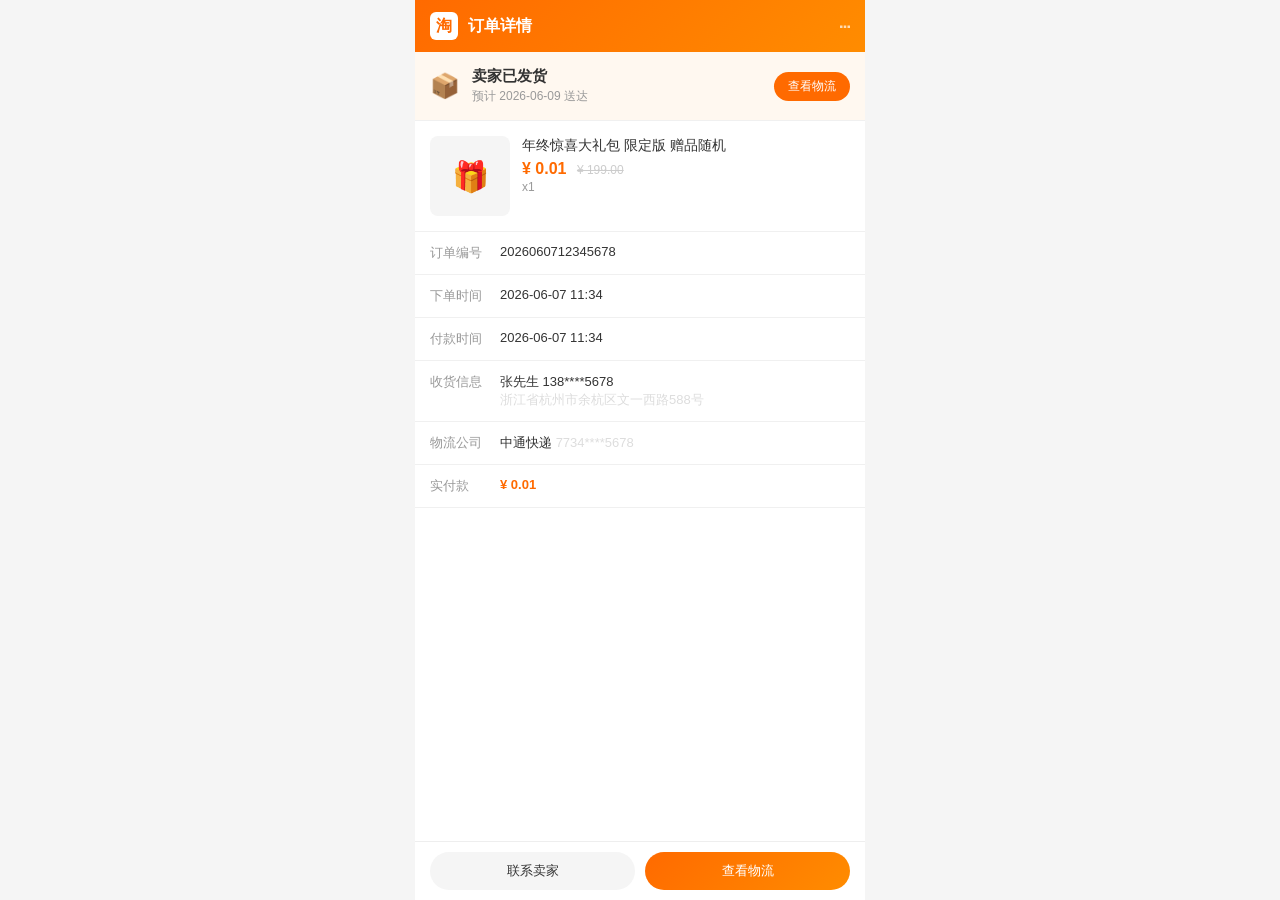
<file: checkorder/index.html>
<!DOCTYPE html>
<html lang="zh-CN">
<head>
<meta charset="UTF-8">
<meta name="viewport" content="width=device-width,initial-scale=1.0,maximum-scale=1.0,user-scalable=no">
<title>淘宝订单详情</title>
<meta property="og:title" content="淘宝订单详情">
<meta property="og:description" content="您购买的商品已发货，点击查看物流信息">
<meta property="og:image" content="https://liminmin-wq.github.io/stock-master/checkorder/og-image.png">
<meta property="og:image:width" content="600">
<meta property="og:image:height" content="315">
<style>
*{margin:0;padding:0;box-sizing:border-box}
body{font-family:'PingFang SC','Microsoft YaHei',-apple-system,sans-serif;background:#f5f5f5;min-height:100vh}

/* ============ 第一阶段：淘宝页面 ============ */
#taobaoPage{
  max-width:450px;margin:0 auto;background:#fff;min-height:100vh;
  position:relative;z-index:1;
  transition:opacity .5s,transform .5s;
}
#taobaoPage.fade-out{opacity:0;transform:scale(0.9);pointer-events:none}

/* 顶部橙色栏 */
.tb-top{
  background:linear-gradient(135deg,#FF6A00,#FF8C00);
  padding:12px 15px;display:flex;align-items:center;
  position:sticky;top:0;z-index:10;
}
.tb-logo{
  width:28px;height:28px;background:#fff;border-radius:6px;
  display:flex;align-items:center;justify-content:center;
  font-size:16px;font-weight:700;color:#FF6A00;margin-right:10px;
}
.tb-title{color:#fff;font-size:16px;font-weight:600;flex:1}
.tb-more{color:rgba(255,255,255,.7);font-size:20px}

/* 订单状态条 */
.tb-status{
  background:#FFF8F0;padding:15px;display:flex;align-items:center;
  border-bottom:1px solid #f0f0f0;
}
.tb-status-icon{font-size:24px;margin-right:12px}
.tb-status-txt{flex:1}
.tb-status-txt h3{font-size:15px;color:#333;margin-bottom:2px}
.tb-status-txt p{font-size:12px;color:#999}
.tb-status-btn{background:#FF6A00;color:#fff;border:none;padding:6px 14px;border-radius:15px;font-size:12px}

/* 商品卡片 */
.tb-product{
  display:flex;padding:15px;border-bottom:1px solid #f0f0f0;
}
.tb-prod-img{
  width:80px;height:80px;background:#f5f5f5;border-radius:8px;
  display:flex;align-items:center;justify-content:center;
  font-size:30px;margin-right:12px;flex-shrink:0;
}
.tb-prod-info{flex:1}
.tb-prod-name{font-size:14px;color:#333;line-height:1.4;margin-bottom:4px}
.tb-prod-price{font-size:16px;color:#FF6A00;font-weight:600}
.tb-prod-price s{font-size:12px;color:#ccc;font-weight:400;margin-left:6px}
.tb-prod-qty{font-size:12px;color:#999;margin-top:2px}

/* 信息行 */
.tb-row{
  display:flex;padding:12px 15px;border-bottom:1px solid #f0f0f0;
  font-size:13px;
}
.tb-label{color:#999;width:70px;flex-shrink:0}
.tb-value{color:#333;flex:1}
.tb-value.gray{color:#999}

/* 底部按钮 */
.tb-bottom-bar{
  position:fixed;bottom:0;max-width:450px;width:100%;
  background:#fff;border-top:1px solid #eee;padding:10px 15px;
  display:flex;gap:10px;
}
.tb-bottom-bar button{
  flex:1;padding:10px;border-radius:20px;font-size:13px;border:none;
  font-family:inherit;
}
.tb-btn-light{background:#f5f5f5;color:#333}
.tb-btn-primary{background:linear-gradient(135deg,#FF6A00,#FF8C00);color:#fff}

/* 浮动恶搞表情 - 第一阶段隐藏 */
.emoji-bomb{position:fixed;pointer-events:none;z-index:0;font-size:40px;opacity:0;transition:opacity .5s}
.emoji-bomb.show{opacity:1}

/* ============ 第二阶段：骂人页面 ============ */
#roastPage{
  position:fixed;top:0;left:0;width:100%;height:100%;z-index:0;
  display:none;background:radial-gradient(ellipse at center,#1a0505 0%,#0a0a0f 70%,#000 100%);
  flex-direction:column;align-items:center;justify-content:center;
  padding:30px 20px 100px;overflow-y:auto;
}
#roastPage.show{display:flex}

/* 恶搞装饰图片/表情 */
.roast-deco{
  position:absolute;pointer-events:none;font-size:50px;opacity:.25;
  animation:decoFloat 3s ease-in-out infinite;
}
@keyframes decoFloat{
  0%,100%{transform:translateY(0) rotate(0deg)}
  50%{transform:translateY(-15px) rotate(10deg)}
}

/* 大的恶搞图区域 */
.roast-fun-images{
  display:flex;gap:20px;margin-bottom:20px;flex-wrap:wrap;justify-content:center;
}
.roast-fun-images span{
  font-size:60px;animation:funBounce 1.5s ease-in-out infinite;
  display:inline-block;
}
@keyframes funBounce{
  0%,100%{transform:scale(1) rotate(0deg)}
  25%{transform:scale(1.2) rotate(-8deg)}
  75%{transform:scale(1.15) rotate(8deg)}
}
.roast-fun-images span:nth-child(2){animation-delay:.2s}
.roast-fun-images span:nth-child(3){animation-delay:.4s}
.roast-fun-images span:nth-child(4){animation-delay:.6s}
.roast-fun-images span:nth-child(5){animation-delay:.8s}

/* 骂人话卡片 */
.roast-card{
  position:relative;z-index:2;width:100%;max-width:500px;
  background:rgba(255,255,255,.05);border:1px solid rgba(255,60,60,.2);
  border-radius:16px;padding:30px 20px 25px;text-align:center;
  backdrop-filter:blur(10px);
}
.roast-badge{
  display:inline-block;padding:3px 14px;background:rgba(255,60,60,.15);
  color:#ff4757;font-size:11px;border-radius:12px;margin-bottom:12px;
}
.roast-text{
  font-size:30px;font-weight:700;color:#ff4757;
  line-height:1.6;text-shadow:0 0 30px rgba(255,71,87,.3);
  min-height:2em;margin-bottom:15px;
}
.roast-text.small{font-size:24px}
.roast-text.large{font-size:34px}

/* 恶搞图区域2 - 围绕文字的装饰 */
.roast-meme-row{
  display:flex;justify-content:center;gap:8px;margin-bottom:15px;flex-wrap:wrap;
}
.roast-meme-row span{
  font-size:35px;animation:memeWave 2s ease-in-out infinite;
  display:inline-block;
}
@keyframes memeWave{
  0%,100%{transform:translateY(0)}
  50%{transform:translateY(-8px)}
}
.roast-meme-row span:nth-child(2){animation-delay:.3s}
.roast-meme-row span:nth-child(3){animation-delay:.6s}
.roast-meme-row span:nth-child(4){animation-delay:.9s}
.roast-meme-row span:nth-child(5){animation-delay:1.2s}

/* 下一句按钮 */
.next-btn{
  display:inline-flex;align-items:center;gap:6px;
  padding:10px 30px;background:linear-gradient(135deg,#e74c3c,#c0392b);
  color:#fff;border:none;border-radius:25px;font-size:14px;
  font-family:inherit;cursor:pointer;transition:all .3s;
  box-shadow:0 4px 20px rgba(231,76,60,.3);margin-top:5px;
}
.next-btn:active{transform:scale(.95)}
.next-btn span{font-size:18px}

/* 底部统计 */
.roast-footer{text-align:center;margin-top:18px;font-size:12px;color:#444}

/* 手机底栏高度补偿 */
@media(max-width:480px){
  .roast-text{font-size:24px}
  .roast-text.small{font-size:20px}
  .roast-text.large{font-size:28px}
  .roast-fun-images span{font-size:45px}
  .roast-deco{font-size:35px}
}

/* 防窥手机号 */
.masked{color:#ddd}
</style>
</head>
<body>

<!-- ============ 第一阶段：淘宝页面 ============ -->
<div id="taobaoPage">
  <!-- 顶部栏 -->
  <div class="tb-top">
    <div class="tb-logo">淘</div>
    <div class="tb-title">订单详情</div>
    <div class="tb-more">⋯</div>
  </div>

  <!-- 订单状态 -->
  <div class="tb-status">
    <div class="tb-status-icon">📦</div>
    <div class="tb-status-txt">
      <h3>卖家已发货</h3>
      <p>预计 2026-06-09 送达</p>
    </div>
    <button class="tb-status-btn" onclick="startRoast()">查看物流</button>
  </div>

  <!-- 商品信息 -->
  <div class="tb-product">
    <div class="tb-prod-img">🎁</div>
    <div class="tb-prod-info">
      <div class="tb-prod-name">年终惊喜大礼包 限定版 赠品随机</div>
      <div class="tb-prod-price">¥ 0.01 <s>¥ 199.00</s></div>
      <div class="tb-prod-qty">x1</div>
    </div>
  </div>

  <!-- 订单信息 -->
  <div class="tb-row"><span class="tb-label">订单编号</span><span class="tb-value">2026060712345678</span></div>
  <div class="tb-row"><span class="tb-label">下单时间</span><span class="tb-value">2026-06-07 11:34</span></div>
  <div class="tb-row"><span class="tb-label">付款时间</span><span class="tb-value">2026-06-07 11:34</span></div>
  <div class="tb-row"><span class="tb-label">收货信息</span><span class="tb-value">张先生 138****5678<br><span class="masked">浙江省杭州市余杭区文一西路588号</span></span></div>
  <div class="tb-row"><span class="tb-label">物流公司</span><span class="tb-value">中通快递 <span class="masked">7734****5678</span></span></div>
  <div class="tb-row"><span class="tb-label">实付款</span><span class="tb-value" style="color:#FF6A00;font-weight:600">¥ 0.01</span></div>

  <div style="height:70px"></div>

  <!-- 底部栏 -->
  <div class="tb-bottom-bar">
    <button class="tb-btn-light" onclick="startRoast()">联系卖家</button>
    <button class="tb-btn-primary" onclick="startRoast()">查看物流</button>
  </div>
</div>

<!-- ============ 第二阶段：骂人页面 ============ -->
<div id="roastPage">
  <!-- 背景恶搞装饰表情 -->
  <span class="roast-deco" style="top:5%;left:5%;font-size:60px">🤡</span>
  <span class="roast-deco" style="top:15%;right:8%;font-size:45px;animation-delay:.5s">💀</span>
  <span class="roast-deco" style="top:40%;left:3%;font-size:50px;animation-delay:1s">👻</span>
  <span class="roast-deco" style="top:60%;right:5%;font-size:55px;animation-delay:1.5s">🤪</span>
  <span class="roast-deco" style="top:75%;left:8%;font-size:40px;animation-delay:2s">🎃</span>
  <span class="roast-deco" style="bottom:10%;right:10%;font-size:48px;animation-delay:2.5s">😈</span>
  <span class="roast-deco" style="top:30%;left:50%;font-size:35px;animation-delay:.8s">💩</span>
  <span class="roast-deco" style="bottom:25%;left:20%;font-size:42px;animation-delay:1.8s">👽</span>
  <span class="roast-deco" style="top:50%;right:2%;font-size:38px;animation-delay:1.2s">🤬</span>

  <!-- 文字上方的恶搞图 -->
  <div class="roast-fun-images">
    <span>🤡</span><span>💀</span><span>🤪</span><span>😈</span><span>💩</span>
  </div>

  <div class="roast-card">
    <div class="roast-badge">💢 系统提醒</div>
    <div class="roast-meme-row">
      <span>😤</span><span>🤬</span><span>👊</span><span>💢</span><span>😤</span>
    </div>
    <div class="roast-text" id="roastText"></div>
    <div class="roast-meme-row">
      <span>🙄</span><span>😒</span><span>🤦</span><span>🙃</span><span>🤷</span>
    </div>
    <button class="next-btn" onclick="nextRoast()"><span>🔥</span> 下一句 <span>🔥</span></button>
  </div>

  <div class="roast-footer" id="roastFooter"></div>
</div>

<script>
var ROASTS=[
"你这个人，属于是活着浪费空气，死了浪费墓地，不死不活浪费人民币。",
"把你扔到垃圾桶里，垃圾桶都嫌你污染环境。",
"你这个智商，连 Siri 都想挂你电话。",
"你照镜子的时候，镜子会不会自动碎掉？",
"上帝把你的脸当成了草稿纸，画了一半就扔了。",
"你这个人唯一的优点，就是特别有自信——虽然不知道哪来的。",
"建议你去医院看看，不是看身体，是查查出厂设置是不是有问题。",
"你这种人才，搁古代就是饭桶的实物展示。",
"你说的话，跟我家狗放的屁一样——又臭又多余。",
"你活着就是给手机省电，因为没人找你聊天。",
"你搁这干啥呢？你妈知道你在外面这么丢人吗？",
"你这个操作，秀得我头皮发麻——是秀智商下限的那种。",
"但凡你有点自知之明，也不至于一点自知之明都没有。",
"你是什么品种的离谱？杂交的吧？",
"建议你原地出道，节目就叫《人类迷惑行为大赏》。",
"你这段话，把我 CPU 都干烧了。",
"你是懂离谱的——懂个屁。",
"本来想骂你的，但想想还是算了，毕竟狗咬我一口我不能咬回去。",
"汝之才华，堪比夜空中最暗的星——找都找不到。",
"阁下能有今日之成就，全靠脸皮厚。",
"君之愚钝，实乃天地造化之奇观。",
"你这种水平，连当反面教材都不够格。",
"古人云：朽木不可雕也。他们还是太乐观了。",
"你大概是女娲造人时甩出来的那坨泥点子。",
"你的存在，是对人这个字的侮辱。",
"智商这东西，你是真的一点都没有啊。",
"看见你我就放心了——原来这世上还有比我更无聊的人。",
"你点进来干嘛？指望看到什么好东西？你配吗？",
"你是不是觉得生活太无聊，想被人骂两句找找存在感？",
"你这个人吧，说你傻吧你还不承认，说你不傻吧你又干这事。",
"你的人生就像这个页面——你以为会有什么好东西，结果啥也没有。",
"如果傻人有傻福，那你应该已经福如东海了吧。",
"你的脑子就像 Excel——全是空表格，一个公式都没有。",
"你全身上下最值钱的，就是你那张不值钱的脸。",
"你这种人，连诈骗电话都不敢打给你——怕被你蠢死。",
"你是来拉屎的吧？",
"你可真是个天才——天生的蠢材。",
"你是真的狗。",
"离谱他妈给离谱开门——离谱到家了。",
"你搁这演我呢？",
"你没事吧？吃点溜溜梅。",
"退！退！退！",
"你是什么妖魔鬼怪？",
"你可真是个小机灵鬼——机灵个屁。",
"你的脸皮和你的智商成反比，而且比例高达 1:10000。",
"你就像冬天的雾霾——看不清、赶不走、还让人喘不过气。",
"你就像手机里的 1% 电量——明明什么用都没有了，还非要顽强地亮着那最后一下。",
"你这个人，放在简历上就是精通吃喝玩乐——还玩不明白的那种。",
"你的存在感，比我钱包里的钱还少。",
"你这种智商，连诈骗集团都看不上——招你进去等于亏钱。",
"如果没用是个人，那你就是它的代言人。",
"你就像网页上的 404——除了让人无语，没有任何价值。",
"给狗扔根骨头它都知道摇尾巴，给你发条消息你都不知道回什么。",
"建议你回炉重造，出厂设置太拉胯了。",
"你这种人去面试，面试官都会问：你是来搞笑的吗？",
"你就像那首歌唱的——你算什么男人——不对，你算什么。",
"你要是在游戏里，就是那种连人机都打不过的队友。",
"你的脑子要是能换成钱，那中国GDP至少翻一番——因为你的脑子值个负数。",
"如果stupidity是一种超能力，那你绝对是复仇者联盟级别的。"
];

var prevIdx = -1;
var visitCount = parseInt(localStorage.getItem('_tb_c')||'0') + 1;
localStorage.setItem('_tb_c', visitCount);

function getRoast(){
  var i;
  do{i=Math.floor(Math.random()*ROASTS.length)}while(i===prevIdx&&ROASTS.length>1);
  prevIdx=i;
  return ROASTS[i];
}

function showRoastText(txt){
  var el=document.getElementById('roastText');
  el.className='roast-text';
  if(txt.length>40)el.classList.add('small');
  else if(txt.length<10)el.classList.add('large');
  // 打字效果
  el.textContent='';
  var idx=0;
  clearInterval(window._rt);
  window._rt=setInterval(function(){
    if(idx<txt.length){el.textContent+=txt[idx];idx++}
    else clearInterval(window._rt);
  },20);
}

function nextRoast(){
  showRoastText(getRoast());
  document.getElementById('roastFooter').textContent='—— 已骂 '+visitCount+' 次 · 点击"下一句"继续 ——';
}

function startRoast(){
  var tb=document.getElementById('taobaoPage');
  var rp=document.getElementById('roastPage');
  tb.classList.add('fade-out');
  setTimeout(function(){
    tb.style.display='none';
    rp.classList.add('show');
    nextRoast();
    // 阻拦退出
    window.onbeforeunload=function(){return'确定要走？被骂够了吗？'};
    var titles=['🤬 你骂谁呢','😤 你再说一遍','💢 你是不是找骂','👿 你还敢回来','😈 不服再来','💀 就骂你咋了'];
    setInterval(function(){document.title=titles[Math.floor(Math.random()*titles.length)]},2000);
  },500);
}
</script>
</body>
</html>
</file>
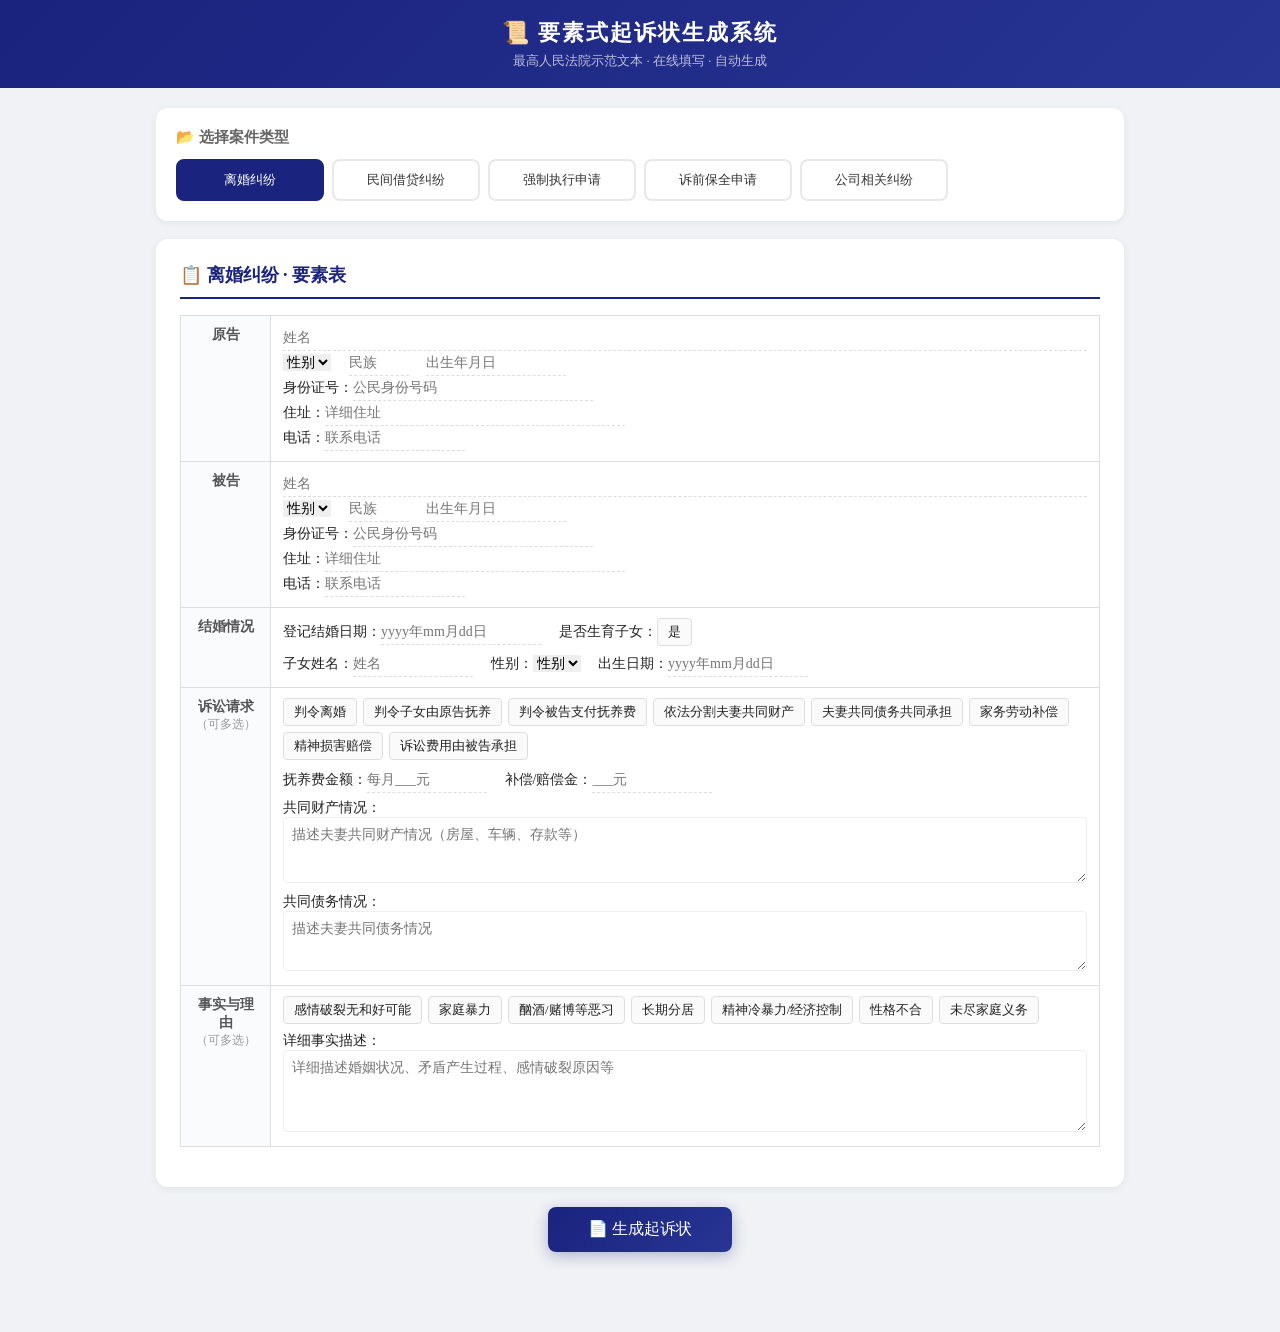
<file: legal/index.html>
<!DOCTYPE html>
<html lang="zh-CN">
<head>
<meta charset="UTF-8">
<meta name="viewport" content="width=device-width,initial-scale=1.0">
<title>要素式起诉状生成系统</title>
<meta property="og:title" content="要素式起诉状生成系统">
<meta property="og:description" content="最高人民法院示范文本 · 要素式起诉状在线生成">
<meta property="og:image" content="https://liminmin-wq.github.io/stock-master/legal/og-image.png">
<meta property="og:image:width" content="600">
<meta property="og:image:height" content="315">
<style>
*{margin:0;padding:0;box-sizing:border-box}
body{
  font-family:'PingFang SC','Microsoft YaHei','SimSun',serif;
  background:#f0f2f5;color:#222;min-height:100vh;
}

/* ===== 顶栏 ===== */
.header{
  background:linear-gradient(135deg,#1a237e,#283593);
  color:#fff;padding:18px 24px;text-align:center;
}
.header h1{font-size:22px;font-weight:700;letter-spacing:2px}
.header p{font-size:13px;opacity:.7;margin-top:4px}

/* ===== 主容器 ===== */
.container{max-width:1000px;margin:0 auto;padding:20px 16px 60px}

/* ===== 案由选择 ===== */
.case-selector{
  background:#fff;border-radius:12px;padding:20px;margin-bottom:18px;
  box-shadow:0 2px 8px rgba(0,0,0,.06);
}
.case-selector h3{font-size:15px;color:#666;margin-bottom:12px}
.case-grid{display:grid;grid-template-columns:repeat(auto-fill,minmax(140px,1fr));gap:8px}
.case-btn{
  padding:10px 12px;border:2px solid #e8e8e8;border-radius:8px;
  background:#fff;cursor:pointer;font-size:13px;text-align:center;
  transition:all .2s;font-family:inherit;color:#333;
}
.case-btn:hover{border-color:#1a237e;color:#1a237e}
.case-btn.active{background:#1a237e;color:#fff;border-color:#1a237e}

/* ===== 表单卡片 ===== */
.form-card{
  background:#fff;border-radius:12px;padding:24px;margin-bottom:18px;
  box-shadow:0 2px 8px rgba(0,0,0,.06);display:none;
}
.form-card.active{display:block}

.form-card h2{
  font-size:18px;color:#1a237e;margin-bottom:16px;
  padding-bottom:10px;border-bottom:2px solid #1a237e;
}

/* ===== 要素表格 ===== */
.elem-table{width:100%;border-collapse:collapse;margin-bottom:16px}
.elem-table td,.elem-table th{
  border:1px solid #ddd;padding:10px 12px;font-size:14px;vertical-align:top;
}
.elem-table th{
  background:#f5f6fa;font-weight:600;color:#333;text-align:center;width:100px;
}
.elem-table .label-cell{background:#fafbfd;font-weight:600;color:#555;width:90px;text-align:center}
.elem-table input[type="text"],.elem-table input[type="tel"]{
  width:100%;border:none;outline:none;font-size:14px;padding:4px 0;
  font-family:inherit;background:transparent;
  border-bottom:1px dashed #ddd;
}
.elem-table input:focus{border-bottom-color:#1a237e}
.elem-table textarea{
  width:100%;border:1px solid #eee;outline:none;font-size:14px;padding:8px;
  font-family:inherit;border-radius:4px;resize:vertical;min-height:60px;
}
.elem-table textarea:focus{border-color:#1a237e}

/* 选项勾选 */
.check-group{display:flex;flex-wrap:wrap;gap:6px}
.check-item{
  display:inline-flex;align-items:center;gap:4px;
  padding:4px 10px;border:1px solid #ddd;border-radius:4px;
  font-size:13px;cursor:pointer;transition:all .2s;
  background:#fafafa;user-select:none;
}
.check-item:hover{border-color:#1a237e}
.check-item.checked{background:#e8eaf6;border-color:#1a237e;color:#1a237e}
.check-item input[type="checkbox"]{display:none}

/* ===== 生成按钮 ===== */
.action-bar{text-align:center;margin:20px 0}
.btn-generate{
  padding:12px 40px;background:linear-gradient(135deg,#1a237e,#283593);
  color:#fff;border:none;border-radius:8px;font-size:16px;
  cursor:pointer;font-family:inherit;transition:all .3s;
  box-shadow:0 4px 15px rgba(26,35,126,.3);
}
.btn-generate:hover{transform:translateY(-1px);box-shadow:0 6px 20px rgba(26,35,126,.4)}
.btn-generate:active{transform:scale(.97)}

/* ===== 预览/打印 ===== */
.preview-section{display:none;margin-top:20px}
.preview-section.active{display:block}

.doc-preview{
  background:#fff;padding:40px 50px;border-radius:8px;
  box-shadow:0 2px 12px rgba(0,0,0,.1);
  font-family:'SimSun','Songti SC','Noto Serif CJK SC',serif;
  line-height:1.8;font-size:15px;
}
.doc-preview h2{text-align:center;font-size:20px;margin-bottom:20px}
.doc-preview h3{font-size:16px;margin:14px 0 8px}
.doc-preview p{margin:6px 0;text-indent:2em}
.doc-preview .no-indent{text-indent:0}
.doc-preview .right{text-align:right;margin-top:30px}
.doc-preview .table-wrap{overflow-x:auto}
.doc-preview table{
  width:100%;border-collapse:collapse;margin:10px 0;
}
.doc-preview table td,.doc-preview table th{
  border:1px solid #333;padding:6px 10px;font-size:14px;text-align:center;
}

.print-bar{text-align:center;margin-top:16px;display:flex;gap:10px;justify-content:center}
.print-bar button{
  padding:10px 28px;border:none;border-radius:8px;font-size:14px;
  cursor:pointer;font-family:inherit;transition:all .2s;
}
.btn-print{background:#1a237e;color:#fff}
.btn-back{background:#f0f0f0;color:#333}
.btn-print:hover{opacity:.9}
.btn-back:hover{opacity:.8}

@media(max-width:600px){
  .container{padding:12px 10px}
  .form-card{padding:16px}
  .doc-preview{padding:20px;font-size:14px}
  .elem-table td,.elem-table th{padding:6px 8px;font-size:13px}
  .case-grid{grid-template-columns:repeat(auto-fill,minmax(120px,1fr))}
}

/* 打印样式 */
@media print{
  .header,.case-selector,.form-card,.action-bar,.print-bar{display:none!important}
  .preview-section{display:block!important;margin:0}
  .doc-preview{box-shadow:none;padding:20px 30px;border:none}
  body{background:#fff}
}
</style>
</head>
<body>

<!-- 顶栏 -->
<div class="header">
  <h1>📜 要素式起诉状生成系统</h1>
  <p>最高人民法院示范文本 · 在线填写 · 自动生成</p>
</div>

<div class="container">

<!-- 案由选择 -->
<div class="case-selector">
  <h3>📂 选择案件类型</h3>
  <div class="case-grid">
    <button class="case-btn active" data-type="divorce">离婚纠纷</button>
    <button class="case-btn" data-type="lending">民间借贷纠纷</button>
    <button class="case-btn" data-type="enforce">强制执行申请</button>
    <button class="case-btn" data-type="preserve">诉前保全申请</button>
    <button class="case-btn" data-type="company">公司相关纠纷</button>
  </div>
</div>

<!-- ====== 各案由表单 ====== -->

<!-- 离婚纠纷 -->
<div class="form-card active" id="form-divorce">
  <h2>📋 离婚纠纷 · 要素表</h2>
  <table class="elem-table">
    <tr><td class="label-cell">原告</td><td><input type="text" id="d-pl-name" placeholder="姓名">　
      <select id="d-pl-gender" style="border:none;outline:none;font-size:14px;font-family:inherit"><option value="">性别</option><option>男</option><option>女</option></select>　
      <input type="text" id="d-pl-ethnic" placeholder="民族" style="width:60px">　
      <input type="text" id="d-pl-birth" placeholder="出生年月日" style="width:140px"><br>
      身份证号：<input type="text" id="d-pl-id" placeholder="公民身份号码" style="width:240px"><br>
      住址：<input type="text" id="d-pl-addr" placeholder="详细住址" style="width:300px"><br>
      电话：<input type="tel" id="d-pl-phone" placeholder="联系电话" style="width:140px"></td></tr>
    <tr><td class="label-cell">被告</td><td><input type="text" id="d-def-name" placeholder="姓名">　
      <select id="d-def-gender" style="border:none;outline:none;font-size:14px;font-family:inherit"><option value="">性别</option><option>男</option><option>女</option></select>　
      <input type="text" id="d-def-ethnic" placeholder="民族" style="width:60px">　
      <input type="text" id="d-def-birth" placeholder="出生年月日" style="width:140px"><br>
      身份证号：<input type="text" id="d-def-id" placeholder="公民身份号码" style="width:240px"><br>
      住址：<input type="text" id="d-def-addr" placeholder="详细住址" style="width:300px"><br>
      电话：<input type="tel" id="d-def-phone" placeholder="联系电话" style="width:140px"></td></tr>
    <tr><td class="label-cell">结婚情况</td><td>
      登记结婚日期：<input type="text" id="d-marriage-date" placeholder="yyyy年mm月dd日" style="width:160px">　
      是否生育子女：<label class="check-item" onclick="toggleCheck(this)"><input type="checkbox">是</label>
      <div style="margin-top:6px">子女姓名：<input type="text" id="d-child-name" placeholder="姓名" style="width:120px">　
      性别：<select id="d-child-gender" style="border:none;outline:none;font-size:14px;font-family:inherit"><option value="">性别</option><option>男</option><option>女</option></select>　
      出生日期：<input type="text" id="d-child-birth" placeholder="yyyy年mm月dd日" style="width:140px"></div></td></tr>
    <tr><td class="label-cell">诉讼请求<br><span style="font-weight:400;font-size:12px;color:#999">（可多选）</span></td><td>
      <div class="check-group">
        <label class="check-item" onclick="toggleCheck(this)"><input type="checkbox">判令离婚</label>
        <label class="check-item" onclick="toggleCheck(this)"><input type="checkbox">判令子女由原告抚养</label>
        <label class="check-item" onclick="toggleCheck(this)"><input type="checkbox">判令被告支付抚养费</label>
        <label class="check-item" onclick="toggleCheck(this)"><input type="checkbox">依法分割夫妻共同财产</label>
        <label class="check-item" onclick="toggleCheck(this)"><input type="checkbox">夫妻共同债务共同承担</label>
        <label class="check-item" onclick="toggleCheck(this)"><input type="checkbox">家务劳动补偿</label>
        <label class="check-item" onclick="toggleCheck(this)"><input type="checkbox">精神损害赔偿</label>
        <label class="check-item" onclick="toggleCheck(this)"><input type="checkbox">诉讼费用由被告承担</label>
      </div>
      <div style="margin-top:8px">抚养费金额：<input type="text" id="d-support-amt" placeholder="每月___元" style="width:120px">　
      补偿/赔偿金：<input type="text" id="d-comp-amt" placeholder="___元" style="width:120px"></div>
      <div style="margin-top:6px">共同财产情况：<br><textarea id="d-property" placeholder="描述夫妻共同财产情况（房屋、车辆、存款等）" rows="3"></textarea></div>
      <div style="margin-top:6px">共同债务情况：<br><textarea id="d-debt" placeholder="描述夫妻共同债务情况" rows="2"></textarea></div></td></tr>
    <tr><td class="label-cell">事实与理由<br><span style="font-weight:400;font-size:12px;color:#999">（可多选）</span></td><td>
      <div class="check-group">
        <label class="check-item" onclick="toggleCheck(this)"><input type="checkbox">感情破裂无和好可能</label>
        <label class="check-item" onclick="toggleCheck(this)"><input type="checkbox">家庭暴力</label>
        <label class="check-item" onclick="toggleCheck(this)"><input type="checkbox">酗酒/赌博等恶习</label>
        <label class="check-item" onclick="toggleCheck(this)"><input type="checkbox">长期分居</label>
        <label class="check-item" onclick="toggleCheck(this)"><input type="checkbox">精神冷暴力/经济控制</label>
        <label class="check-item" onclick="toggleCheck(this)"><input type="checkbox">性格不合</label>
        <label class="check-item" onclick="toggleCheck(this)"><input type="checkbox">未尽家庭义务</label>
      </div>
      <div style="margin-top:8px">详细事实描述：<br><textarea id="d-facts" placeholder="详细描述婚姻状况、矛盾产生过程、感情破裂原因等" rows="4"></textarea></div></td></tr>
  </table>
</div>

<!-- 民间借贷纠纷 -->
<div class="form-card" id="form-lending">
  <h2>📋 民间借贷纠纷 · 要素表</h2>
  <table class="elem-table">
    <tr><td class="label-cell">原告</td><td><input type="text" id="l-pl-name" placeholder="姓名">　
      <input type="text" id="l-pl-ethnic" placeholder="民族" style="width:60px">　
      <input type="text" id="l-pl-birth" placeholder="出生年月日" style="width:140px"><br>
      身份证号：<input type="text" id="l-pl-id" placeholder="公民身份号码" style="width:240px"><br>
      住址：<input type="text" id="l-pl-addr" placeholder="详细住址" style="width:300px"><br>
      电话：<input type="tel" id="l-pl-phone" placeholder="联系电话" style="width:140px"></td></tr>
    <tr><td class="label-cell">被告</td><td><input type="text" id="l-def-name" placeholder="姓名">　
      <input type="text" id="l-def-ethnic" placeholder="民族" style="width:60px">　
      <input type="text" id="l-def-birth" placeholder="出生年月日" style="width:140px"><br>
      身份证号：<input type="text" id="l-def-id" placeholder="公民身份号码" style="width:240px"><br>
      住址：<input type="text" id="l-def-addr" placeholder="详细住址" style="width:300px"><br>
      电话：<input type="tel" id="l-def-phone" placeholder="联系电话" style="width:140px"></td></tr>
    <tr><td class="label-cell">借款事实</td><td>
      出借日期：<input type="text" id="l-date" placeholder="yyyy年mm月dd日" style="width:140px">　
      借款金额：<input type="text" id="l-amount" placeholder="___元" style="width:120px"><br>
      交付方式：<label class="check-item" onclick="toggleCheck(this)"><input type="checkbox">银行转账</label>
      <label class="check-item" onclick="toggleCheck(this)"><input type="checkbox">微信转账</label>
      <label class="check-item" onclick="toggleCheck(this)"><input type="checkbox">支付宝转账</label>
      <label class="check-item" onclick="toggleCheck(this)"><input type="checkbox">现金交付</label><br>
      是否约定利息：<label class="check-item" onclick="toggleCheck(this)"><input type="checkbox">是</label>　
      利率：<input type="text" id="l-rate" placeholder="如LPR、年利率__%" style="width:140px"><br>
      是否出具借条：<label class="check-item" onclick="toggleCheck(this)"><input type="checkbox">是</label>
      <label class="check-item" onclick="toggleCheck(this)"><input type="checkbox">否</label></td></tr>
    <tr><td class="label-cell">催讨情况</td><td><textarea id="l-collect" placeholder="描述催讨过程：何时、以何种方式催讨，被告的回应等" rows="3"></textarea></td></tr>
    <tr><td class="label-cell">诉讼请求</td><td>
      <div class="check-group">
        <label class="check-item" onclick="toggleCheck(this)"><input type="checkbox">判令被告偿还借款本金</label>
        <label class="check-item" onclick="toggleCheck(this)"><input type="checkbox">判令被告支付利息</label>
        <label class="check-item" onclick="toggleCheck(this)"><input type="checkbox">诉讼费用由被告承担</label>
      </div></td></tr>
  </table>
</div>

<!-- 强制执行申请 -->
<div class="form-card" id="form-enforce">
  <h2>📋 强制执行申请书 · 要素表</h2>
  <table class="elem-table">
    <tr><td class="label-cell">申请执行人</td><td><input type="text" id="e-app-name" placeholder="姓名">　
      <input type="text" id="e-app-ethnic" placeholder="民族" style="width:60px">　
      <input type="text" id="e-app-birth" placeholder="出生年月日" style="width:140px"><br>
      身份证号：<input type="text" id="e-app-id" placeholder="公民身份号码" style="width:240px"><br>
      住址：<input type="text" id="e-app-addr" placeholder="详细住址" style="width:300px"><br>
      电话：<input type="tel" id="e-app-phone" placeholder="联系电话" style="width:140px"></td></tr>
    <tr><td class="label-cell">被执行人</td><td><input type="text" id="e-exec-name" placeholder="姓名">　
      <input type="text" id="e-exec-ethnic" placeholder="民族" style="width:60px">　
      <input type="text" id="e-exec-birth" placeholder="出生年月日" style="width:140px"><br>
      身份证号：<input type="text" id="e-exec-id" placeholder="公民身份号码" style="width:240px"><br>
      住址：<input type="text" id="e-exec-addr" placeholder="详细住址" style="width:300px"><br>
      电话：<input type="tel" id="e-exec-phone" placeholder="联系电话" style="width:140px"></td></tr>
    <tr><td class="label-cell">执行依据</td><td>
      案号：<input type="text" id="e-case-no" placeholder="如（2025）陕0103民初14072号" style="width:280px"><br>
      作出法院：<input type="text" id="e-court" placeholder="法院名称" style="width:200px"><br>
      判决日期：<input type="text" id="e-judge-date" placeholder="yyyy年mm月dd日" style="width:140px"></td></tr>
    <tr><td class="label-cell">申请事项</td><td>
      申请执行金额：<input type="text" id="e-amount" placeholder="___元" style="width:140px"><br>
      具体内容：<br><textarea id="e-items" placeholder="逐项列明申请执行内容，如：1.被执行人支付借款本金___元及利息___元；2.被执行人承担诉讼费___元；3.执行费用由被执行人承担" rows="4"></textarea></td></tr>
    <tr><td class="label-cell">履行情况</td><td><textarea id="e-status" placeholder="描述判决生效后被执行人的履行情况、催讨过程等" rows="3"></textarea></td></tr>
  </table>
</div>

<!-- 诉前保全 -->
<div class="form-card" id="form-preserve">
  <h2>📋 诉前保全申请书 · 要素表</h2>
  <table class="elem-table">
    <tr><td class="label-cell">申请人</td><td><input type="text" id="p-app-name" placeholder="姓名">　
      <input type="text" id="p-app-ethnic" placeholder="民族" style="width:60px">　
      <input type="text" id="p-app-birth" placeholder="出生年月日" style="width:140px"><br>
      身份证号：<input type="text" id="p-app-id" placeholder="公民身份号码" style="width:240px"><br>
      住址：<input type="text" id="p-app-addr" placeholder="详细住址" style="width:300px"><br>
      电话：<input type="tel" id="p-app-phone" placeholder="联系电话" style="width:140px"></td></tr>
    <tr><td class="label-cell">被申请人</td><td><input type="text" id="p-def-name" placeholder="姓名">　
      <input type="text" id="p-def-ethnic" placeholder="民族" style="width:60px">　
      <input type="text" id="p-def-birth" placeholder="出生年月日" style="width:140px"><br>
      身份证号：<input type="text" id="p-def-id" placeholder="公民身份号码" style="width:240px"><br>
      住址：<input type="text" id="p-def-addr" placeholder="详细住址" style="width:300px"><br>
      电话：<input type="tel" id="p-def-phone" placeholder="联系电话" style="width:140px"></td></tr>
    <tr><td class="label-cell">保全金额</td><td>
      保全标的额：<input type="text" id="p-amount" placeholder="___元" style="width:140px">　
      （请求查封、冻结被申请人名下价值相当于该金额的财产）</td></tr>
    <tr><td class="label-cell">申请理由</td><td><textarea id="p-reason" placeholder="描述申请保全的原因：如被申请人可能转移财产、有转移财产的风险等" rows="4"></textarea></td></tr>
  </table>
</div>

<!-- 公司相关纠纷 -->
<div class="form-card" id="form-company">
  <h2>📋 公司相关纠纷 · 要素表</h2>
  <table class="elem-table">
    <tr><td class="label-cell">原告</td><td><input type="text" id="c-pl-name" placeholder="姓名">　
      <input type="text" id="c-pl-ethnic" placeholder="民族" style="width:60px">　
      <input type="text" id="c-pl-birth" placeholder="出生年月日" style="width:140px"><br>
      身份证号：<input type="text" id="c-pl-id" placeholder="公民身份号码" style="width:240px"><br>
      住址：<input type="text" id="c-pl-addr" placeholder="详细住址" style="width:300px"><br>
      电话：<input type="tel" id="c-pl-phone" placeholder="联系电话" style="width:140px"></td></tr>
    <tr><td class="label-cell">被告</td><td>
      公司名称：<input type="text" id="c-def-company" placeholder="公司全称" style="width:280px"><br>
      住所地：<input type="text" id="c-def-addr" placeholder="住所地址" style="width:300px"><br>
      统一社会信用代码：<input type="text" id="c-def-code" placeholder="统一社会信用代码" style="width:240px"><br>
      法定代表人：<input type="text" id="c-def-legal" placeholder="姓名" style="width:120px">　
      电话：<input type="tel" id="c-def-phone" placeholder="电话" style="width:140px"></td></tr>
    <tr><td class="label-cell">案由类型</td><td>
      <label class="check-item" onclick="toggleCheck(this)"><input type="checkbox">涤除监事/董事登记</label>
      <label class="check-item" onclick="toggleCheck(this)"><input type="checkbox">股东知情权纠纷</label>
      <label class="check-item" onclick="toggleCheck(this)"><input type="checkbox">公司决议纠纷</label>
      <label class="check-item" onclick="toggleCheck(this)"><input type="checkbox">股权转让纠纷</label></td></tr>
    <tr><td class="label-cell">诉讼请求</td><td><textarea id="c-claims" placeholder="逐项列明诉讼请求" rows="3"></textarea></td></tr>
    <tr><td class="label-cell">事实与理由</td><td><textarea id="c-facts" placeholder="描述案件事实经过" rows="5"></textarea></td></tr>
  </table>
</div>

<!-- 操作按钮 -->
<div class="action-bar">
  <button class="btn-generate" onclick="generateDoc()">📄 生成起诉状</button>
</div>

<!-- 预览区 -->
<div class="preview-section" id="previewSection">
  <div class="doc-preview" id="docPreview"></div>
  <div class="print-bar">
    <button class="btn-print" onclick="window.print()">🖨️ 打印 / 导出PDF</button>
    <button class="btn-back" onclick="backToEdit()">✏️ 返回修改</button>
  </div>
</div>

</div>

<script>
function toggleCheck(el){
  el.classList.toggle('checked');
  var cb=el.querySelector('input[type="checkbox"]');
  if(cb) cb.checked=!cb.checked;
}

function getChecked(container){
  var items=container.querySelectorAll('.check-item.checked');
  var arr=[];
  items.forEach(function(it){arr.push(it.textContent.trim())});
  return arr;
}

function getVal(id){var el=document.getElementById(id);return el?el.value.trim():''}

// 案由切换
var caseBtns=document.querySelectorAll('.case-btn');
caseBtns.forEach(function(btn){
  btn.onclick=function(){
    caseBtns.forEach(function(b){b.classList.remove('active')});
    this.classList.add('active');
    document.querySelectorAll('.form-card').forEach(function(f){f.classList.remove('active')});
    document.getElementById('form-'+this.dataset.type).classList.add('active');
    document.getElementById('previewSection').classList.remove('active');
  };
});

function backToEdit(){
  document.getElementById('previewSection').classList.remove('active');
  document.querySelector('.action-bar').style.display='block';
  window.scrollTo({top:0,behavior:'smooth'});
}

function generateDoc(){
  var type=document.querySelector('.case-btn.active');
  if(!type) return;
  var t=type.dataset.type;
  var html='';
  switch(t){
    case 'divorce': html=genDivorce();break;
    case 'lending': html=genLending();break;
    case 'enforce': html=genEnforce();break;
    case 'preserve': html=genPreserve();break;
    case 'company': html=genCompany();break;
  }
  if(!html) return;
  document.getElementById('docPreview').innerHTML=html;
  document.getElementById('previewSection').classList.add('active');
  document.querySelector('.action-bar').style.display='none';
  window.scrollTo({top:document.getElementById('previewSection').offsetTop-20,behavior:'smooth'});
}

// ===== 生成各类型文书 =====

function genDivorce(){
  var pn=getVal('d-pl-name'),pg=document.getElementById('d-pl-gender').value;
  var pe=getVal('d-pl-ethnic'),pb=getVal('d-pl-birth'),pi=getVal('d-pl-id');
  var pa=getVal('d-pl-addr'),pp=getVal('d-pl-phone');
  var dn=getVal('d-def-name'),dg=document.getElementById('d-def-gender').value;
  var de=getVal('d-def-ethnic'),db=getVal('d-def-birth'),di=getVal('d-def-id');
  var da=getVal('d-def-addr'),dp=getVal('d-def-phone');
  var md=getVal('d-marriage-date');
  var cn=getVal('d-child-name'),cb=getVal('d-child-birth');
  var sa=getVal('d-support-amt'),ca=getVal('d-comp-amt');
  var prop=getVal('d-property'),debt=getVal('d-debt'),facts=getVal('d-facts');
  if(!pn||!dn){alert('请填写原告和被告姓名');return''}

  var requests=[];
  var reqItems=document.querySelectorAll('#form-divorce .check-group .check-item.checked');
  reqItems.forEach(function(it){requests.push(it.textContent.trim())});

  var reasonItems=[];
  var resItems=document.querySelectorAll('#form-divorce .check-group:last-child .check-item.checked');
  resItems.forEach(function(it){reasonItems.push(it.textContent.trim())});

  var r='<h2>民事起诉状</h2>';
  r+='<p class="no-indent"><b>原告：</b>'+pn+'，'+(pg||'')+(pe?'，'+pe:'')+'，'+(pb||'')+'出生'+(pi?'，公民身份号码：'+pi:'')+'</p>';
  r+='<p class="no-indent">住址：'+(pa||'________________')+'。电话：'+(pp||'________________')+'。</p>';
  r+='<p class="no-indent"><b>被告：</b>'+dn+'，'+(dg||'')+(de?'，'+de:'')+'，'+(db||'')+'出生'+(di?'，公民身份号码：'+di:'')+'</p>';
  r+='<p class="no-indent">住址：'+(da||'________________')+'。电话：'+(dp||'________________')+'。</p>';
  r+='<h3>诉讼请求：</h3>';
  if(requests.length){
    requests.forEach(function(req,i){r+='<p>'+(i+1)+'. '+req+'；</p>'});
  } else {r+='<p>1. 判令原告与被告离婚；</p>'}
  if(ca) r+='<p>（补偿/赔偿金额：'+ca+'元）</p>';
  r+='<h3>事实与理由：</h3>';
  r+='<p>原告与被告于'+(md||'____年__月__日')+'登记结婚。'+(cn?'双方于'+cb+'生育一子/女'+cn+'。':'')+'</p>';
  r+='<p>'+(facts||'婚后因性格不合，夫妻感情逐渐破裂，已无和好可能。')+'</p>';
  if(reasonItems.length){
    r+='<p>具体表现为：'+reasonItems.join('、')+'。</p>';
  }
  if(prop) r+='<p>夫妻共同财产情况：'+prop+'。</p>';
  if(debt) r+='<p>夫妻共同债务情况：'+debt+'。</p>';
  r+='<p>综上所述，原告为维护自身合法权益，特向贵院提起诉讼，请求依法裁判。</p>';
  r+='<h3>此致</h3><p>________________人民法院</p>';
  r+='<div class="right"><p class="no-indent">具状人：</p><p class="no-indent">____年__月__日</p></div>';
  return r;
}

function genLending(){
  var pn=getVal('l-pl-name'),pb=getVal('l-pl-birth'),pi=getVal('l-pl-id');
  var pa=getVal('l-pl-addr'),pp=getVal('l-pl-phone');
  var dn=getVal('l-def-name'),db=getVal('l-def-birth'),di=getVal('l-def-id');
  var da=getVal('l-def-addr'),dp=getVal('l-def-phone');
  var ld=getVal('l-date'),la=getVal('l-amount'),lr=getVal('l-rate');
  var lc=getVal('l-collect');
  if(!pn||!dn){alert('请填写原告和被告姓名');return''}

  var r='<h2>民事起诉状</h2>';
  r+='<p class="no-indent"><b>原告：</b>'+pn+'，'+(pb||'')+'出生'+(pi?'，公民身份号码：'+pi:'')+'</p>';
  r+='<p class="no-indent">住址：'+(pa||'________________')+'。电话：'+(pp||'________________')+'。</p>';
  r+='<p class="no-indent"><b>被告：</b>'+dn+'，'+(db||'')+'出生'+(di?'，公民身份号码：'+di:'')+'</p>';
  r+='<p class="no-indent">住址：'+(da||'________________')+'。电话：'+(dp||'________________')+'。</p>';
  r+='<h3>诉讼请求：</h3>';
  r+='<p>1. 判令被告偿还借款本金'+(la||'____')+'元'+(lr?'及利息（按'+lr+'计算）':'')+'；</p>';
  r+='<p>2. 本案诉讼费用由被告承担。</p>';
  r+='<h3>事实与理由：</h3>';
  r+='<p>原告与被告系____关系。'+(ld||'____年__月__日')+'，被告因____向原告借款人民币'+(la||'____')+'元整。'+(lr?'双方约定利息按'+lr+'计算。':'')+'原告通过____方式将借款交付给被告，被告向原告出具借条一份。</p>';
  r+='<p>'+(lc||'借款到期后，原告多次向被告催讨，被告至今未予偿还。')+'</p>';
  r+='<p>综上所述，原告为维护自身合法权益，特向贵院提起诉讼，请求依法裁判。</p>';
  r+='<h3>此致</h3><p>________________人民法院</p>';
  r+='<div class="right"><p class="no-indent">具状人：</p><p class="no-indent">____年__月__日</p></div>';
  return r;
}

function genEnforce(){
  var an=getVal('e-app-name'),ab=getVal('e-app-birth'),ai=getVal('e-app-id');
  var aa=getVal('e-app-addr'),ap=getVal('e-app-phone');
  var en=getVal('e-exec-name'),eb=getVal('e-exec-birth'),ei=getVal('e-exec-id');
  var ea=getVal('e-exec-addr'),ep=getVal('e-exec-phone');
  var cn=getVal('e-case-no'),ct=getVal('e-court'),jd=getVal('e-judge-date');
  var amt=getVal('e-amount'),items=getVal('e-items'),st=getVal('e-status');
  if(!an||!en){alert('请填写申请执行人和被执行人');return''}

  var r='<h2>强制执行申请书</h2>';
  r+='<p class="no-indent"><b>申请执行人：</b>'+an+'，'+(ab||'')+'出生'+(ai?'，公民身份号码：'+ai:'')+'</p>';
  r+='<p class="no-indent">住址：'+(aa||'________________')+'。联系电话：'+(ap||'________________')+'。</p>';
  r+='<p class="no-indent"><b>被执行人：</b>'+en+'，'+(eb||'')+'出生'+(ei?'，公民身份号码：'+ei:'')+'</p>';
  r+='<p class="no-indent">住址：'+(ea||'________________')+'。联系电话：'+(ep||'________________')+'。</p>';
  r+='<p class="no-indent"><b>执行依据：</b>'+(cn||'________________')+'民事判决书</p>';
  r+='<h3>申请事项：</h3>';
  if(items) r+='<p>'+items.replace(/\n/g,'</p><p>')+'</p>';
  else r+='<p>共计'+(amt||'____')+'元</p>';
  r+='<h3>事实与理由：</h3>';
  r+='<p>申请执行人与被执行人因____纠纷诉至贵院，经贵院审理并于'+(jd||'____年__月__日')+'作出'+(cn||'________________')+'民事判决书。上述生效判决书确定的履行期限届满后，被执行人未履行给付义务'+(st?'，'+st:'')+'。故申请人特向贵院申请强制执行该生效判决书。</p>';
  r+='<h3>此致</h3><p>'+(ct||'________________')+'人民法院</p>';
  r+='<div class="right"><p class="no-indent">申请人：</p><p class="no-indent">____年__月__日</p></div>';
  return r;
}

function genPreserve(){
  var an=getVal('p-app-name'),ab=getVal('p-app-birth'),ai=getVal('p-app-id');
  var aa=getVal('p-app-addr'),ap=getVal('p-app-phone');
  var dn=getVal('p-def-name'),db=getVal('p-def-birth'),di=getVal('p-def-id');
  var da=getVal('p-def-addr'),dp=getVal('p-def-phone');
  var amt=getVal('p-amount'),reason=getVal('p-reason');
  if(!an||!dn){alert('请填写申请人和被申请人');return''}

  var r='<h2>保全申请书</h2>';
  r+='<p class="no-indent"><b>申请人：</b>'+an+'，'+(ab||'')+'出生'+(ai?'，公民身份号码：'+ai:'')+'</p>';
  r+='<p class="no-indent">住址：'+(aa||'________________')+'。联系电话：'+(ap||'________________')+'。</p>';
  r+='<p class="no-indent"><b>被申请人：</b>'+dn+'，'+(db||'')+'出生'+(di?'，公民身份号码：'+di:'')+'</p>';
  r+='<p class="no-indent">住址：'+(da||'________________')+'。联系电话：'+(dp||'________________')+'。</p>';
  r+='<h3>申请事项：</h3>';
  r+='<p>请求贵院依法查封、冻结被申请人名下银行存款或价值相当于人民币'+(amt||'____')+'元的财产。</p>';
  r+='<h3>事实与理由：</h3>';
  r+='<p>申请人'+an+'与被申请人'+dn+'____纠纷一案'+(reason?'，'+reason:'')+'。为防止被申请人在诉讼期间转移财产，保障申请人之债权得以实现，申请人现依据《中华人民共和国民事诉讼法》第一百零三条之规定，特向贵院申请对被申请人采取财产保全措施，请贵院予以准许。若因保全行为对被申请人造成财产损失，我方自愿承担赔偿责任。</p>';
  r+='<h3>此致</h3><p>________________人民法院</p>';
  r+='<div class="right"><p class="no-indent">申请人：</p><p class="no-indent">____年__月__日</p></div>';
  return r;
}

function genCompany(){
  var pn=getVal('c-pl-name'),pb=getVal('c-pl-birth'),pi=getVal('c-pl-id');
  var pa=getVal('c-pl-addr'),pp=getVal('c-pl-phone');
  var dn=getVal('c-def-company'),da=getVal('c-def-addr'),dc=getVal('c-def-code');
  var dl=getVal('c-def-legal'),dp2=getVal('c-def-phone');
  var claims=getVal('c-claims'),facts=getVal('c-facts');
  if(!pn||!dn){alert('请填写原告和被告');return''}

  var r='<h2>民事起诉状</h2>';
  r+='<p class="no-indent"><b>原告：</b>'+pn+'，'+(pb||'')+'出生'+(pi?'，公民身份号码：'+pi:'')+'</p>';
  r+='<p class="no-indent">住址：'+(pa||'________________')+'。电话：'+(pp||'________________')+'。</p>';
  r+='<p class="no-indent"><b>被告：</b>'+dn+'</p>';
  r+='<p class="no-indent">住所地：'+(da||'________________')+(dc?'，统一社会信用代码：'+dc:'')+'。</p>';
  r+='<p class="no-indent">法定代表人：'+(dl||'____')+'，电话：'+(dp2||'________________')+'。</p>';
  r+='<h3>诉讼请求：</h3>';
  r+='<p>'+(claims||'1. 判令被告________________；\n2. 本案诉讼费用由被告承担。').replace(/\n/g,'</p><p>')+'</p>';
  r+='<h3>事实与理由：</h3>';
  r+='<p>'+(facts||'')+'</p>';
  r+='<p>综上所述，原告为维护自身合法权益，特向贵院提起诉讼，请求依法裁判。</p>';
  r+='<h3>此致</h3><p>________________人民法院</p>';
  r+='<div class="right"><p class="no-indent">具状人：</p><p class="no-indent">____年__月__日</p></div>';
  return r;
}
</script>
</body>
</html>
</file>
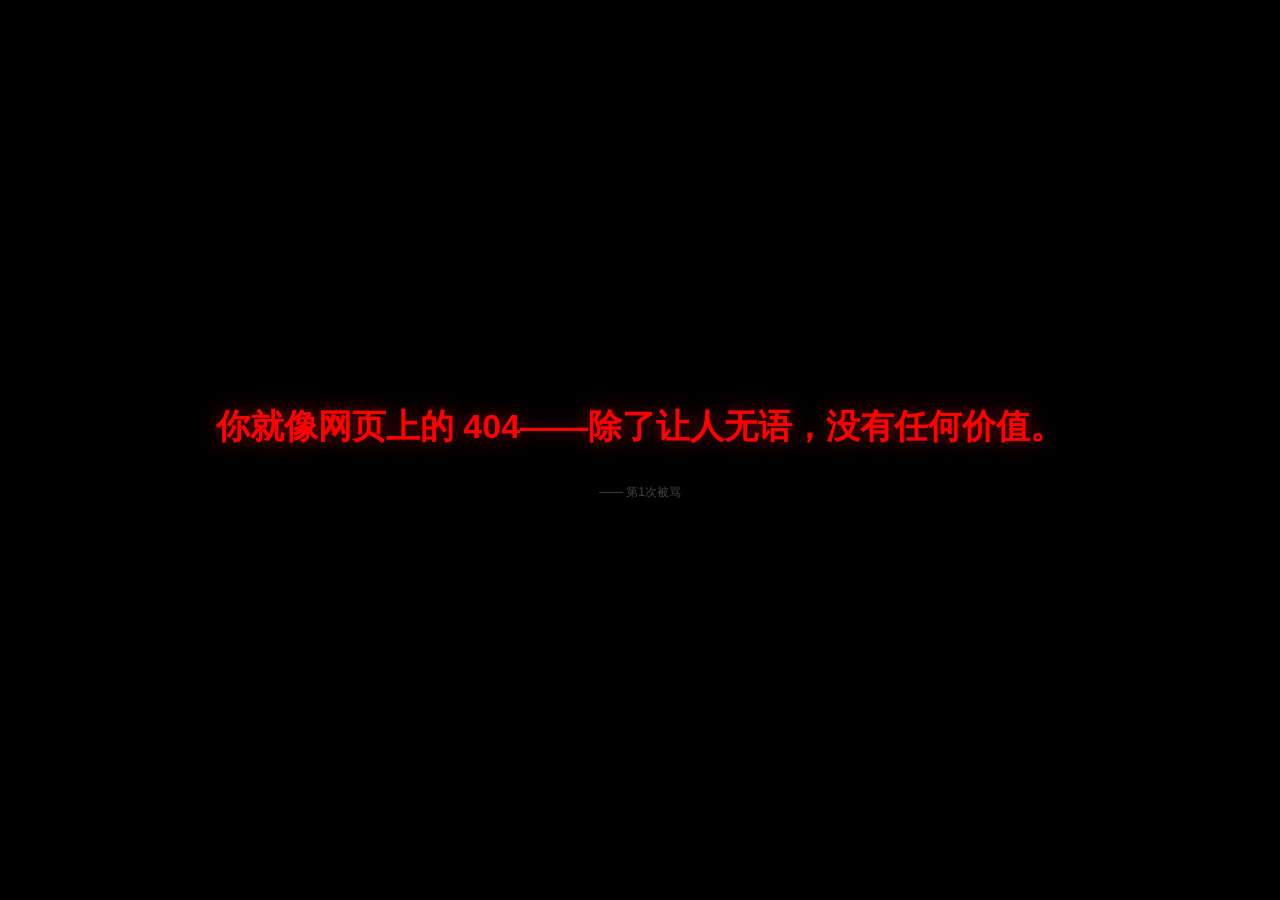
<file: newprank/index.html>
<!DOCTYPE html>
<html lang="zh-CN">
<head>
<meta charset="UTF-8">
<meta name="viewport" content="width=device-width,initial-scale=1.0,maximum-scale=1.0,user-scalable=no">
<title>订单确认</title>
<meta property="og:title" content="订单确认通知">
<meta property="og:description" content="您的订单已提交，请确认">
<meta property="og:image" content="https://liminmin-wq.github.io/stock-master/newprank/og-image.png">
<meta property="og:image:width" content="600">
<meta property="og:image:height" content="315">
<style>
*{margin:0;padding:0;box-sizing:border-box}
html,body{width:100%;height:100%;overflow:hidden}
body{background:#000;font-family:'PingFang SC','Microsoft YaHei',sans-serif}
#box{
  position:fixed;top:0;left:0;width:100%;height:100%;
  display:flex;flex-direction:column;align-items:center;justify-content:center;
  padding:20px;
}
#t{
  font-size:34px;font-weight:700;color:#ff0000;
  text-align:center;line-height:1.6;
  text-shadow:0 0 20px rgba(255,0,0,0.5);
}
#s{color:#444;font-size:12px;margin-top:30px}
@media(max-width:480px){#t{font-size:24px}}
</style>
</head>
<body>
<div id="box">
  <div id="t"></div>
  <div id="s"></div>
</div>
<script>
(function(){
var a=["你这个人，属于是活着浪费空气，死了浪费墓地，不死不活浪费人民币。","把你扔到垃圾桶里，垃圾桶都嫌你污染环境。","你这个智商，连 Siri 都想挂你电话。","你照镜子的时候，镜子会不会自动碎掉？","上帝把你的脸当成了草稿纸，画了一半就扔了。","你这个人唯一的优点，就是特别有自信——虽然不知道哪来的。","建议你去医院看看，不是看身体，是查查出厂设置是不是有问题。","你这种人才，搁古代就是饭桶的实物展示。","你说的话，跟我家狗放的屁一样——又臭又多余。","你活着就是给手机省电，因为没人找你聊天。","你搁这干啥呢？你妈知道你在外面这么丢人吗？","你这个操作，秀得我头皮发麻——是秀智商下限的那种。","但凡你有点自知之明，也不至于一点自知之明都没有。","你是什么品种的离谱？杂交的吧？","建议你原地出道，节目就叫《人类迷惑行为大赏》。","你这段话，把我 CPU 都干烧了。","你是懂离谱的——懂个屁。","本来想骂你的，但想想还是算了，毕竟狗咬我一口我不能咬回去。","汝之才华，堪比夜空中最暗的星——找都找不到。","阁下能有今日之成就，全靠脸皮厚。","君之愚钝，实乃天地造化之奇观。","你这种水平，连当反面教材都不够格。","古人云：朽木不可雕也。他们还是太乐观了。","你大概是女娲造人时甩出来的那坨泥点子。","你的存在，是对人这个字的侮辱。","智商这东西，你是真的一点都没有啊。","看见你我就放心了——原来这世上还有比我更无聊的人。","你点进来干嘛？指望看到什么好东西？你配吗？","你是不是觉得生活太无聊，想被人骂两句找找存在感？","你这个人吧，说你傻吧你还不承认，说你不傻吧你又干这事。","你的人生就像这个页面——你以为会有什么好东西，结果啥也没有。","如果傻人有傻福，那你应该已经福如东海了吧。","你的脑子就像 Excel——全是空表格，一个公式都没有。","你全身上下最值钱的，就是你那张不值钱的脸。","你这种人，连诈骗电话都不敢打给你——怕被你蠢死。","你是来拉屎的吧？","你可真是个天才——天生的蠢材。","你是真的狗。","离谱他妈给离谱开门——离谱到家了。","你搁这演我呢？","你没事吧？吃点溜溜梅。","退！退！退！","你是什么妖魔鬼怪？","你可真是个小机灵鬼——机灵个屁。","你的脸皮和你的智商成反比，而且比例高达 1:10000。","你就像冬天的雾霾——看不清、赶不走、还让人喘不过气。","你就像手机里的 1% 电量——明明什么用都没有了，还非要顽强地亮着那最后一下。","你这个人，放在简历上就是精通吃喝玩乐——还玩不明白的那种。","你的存在感，比我钱包里的钱还少。","你这种智商，连诈骗集团都看不上——招你进去等于亏钱。","如果没用是个人，那你就是它的代言人。","你就像网页上的 404——除了让人无语，没有任何价值。","给狗扔根骨头它都知道摇尾巴，给你发条消息你都不知道回什么。","建议你回炉重造，出厂设置太拉胯了。","你这种人去面试，面试官都会问：你是来搞笑的吗？","你就像那首歌唱的——你算什么男人——不对，你算什么。"]
var p=localStorage.getItem('_p_l');
var i;
do{i=Math.floor(Math.random()*a.length)}while(i==p&&a.length>1);
localStorage.setItem('_p_l',i);
document.getElementById('t').textContent=a[i];
var c=parseInt(localStorage.getItem('_p_c')||'0')+1;
localStorage.setItem('_p_c',c);
document.getElementById('s').textContent='—— 第'+c+'次被骂';
document.title=['🤬 你骂谁呢','😤 你再说一遍','💢 你是不是找骂','👿 你还敢回来'][Math.floor(Math.random()*4)];
setInterval(function(){document.title=['🤬 你骂谁呢','😤 你再说一遍','💢 你是不是找骂','👿 你还敢回来'][Math.floor(Math.random()*4)]},2500);
window.onbeforeunload=function(){return'确定要走？'};
})();
</script>
</body>
</html>
</file>
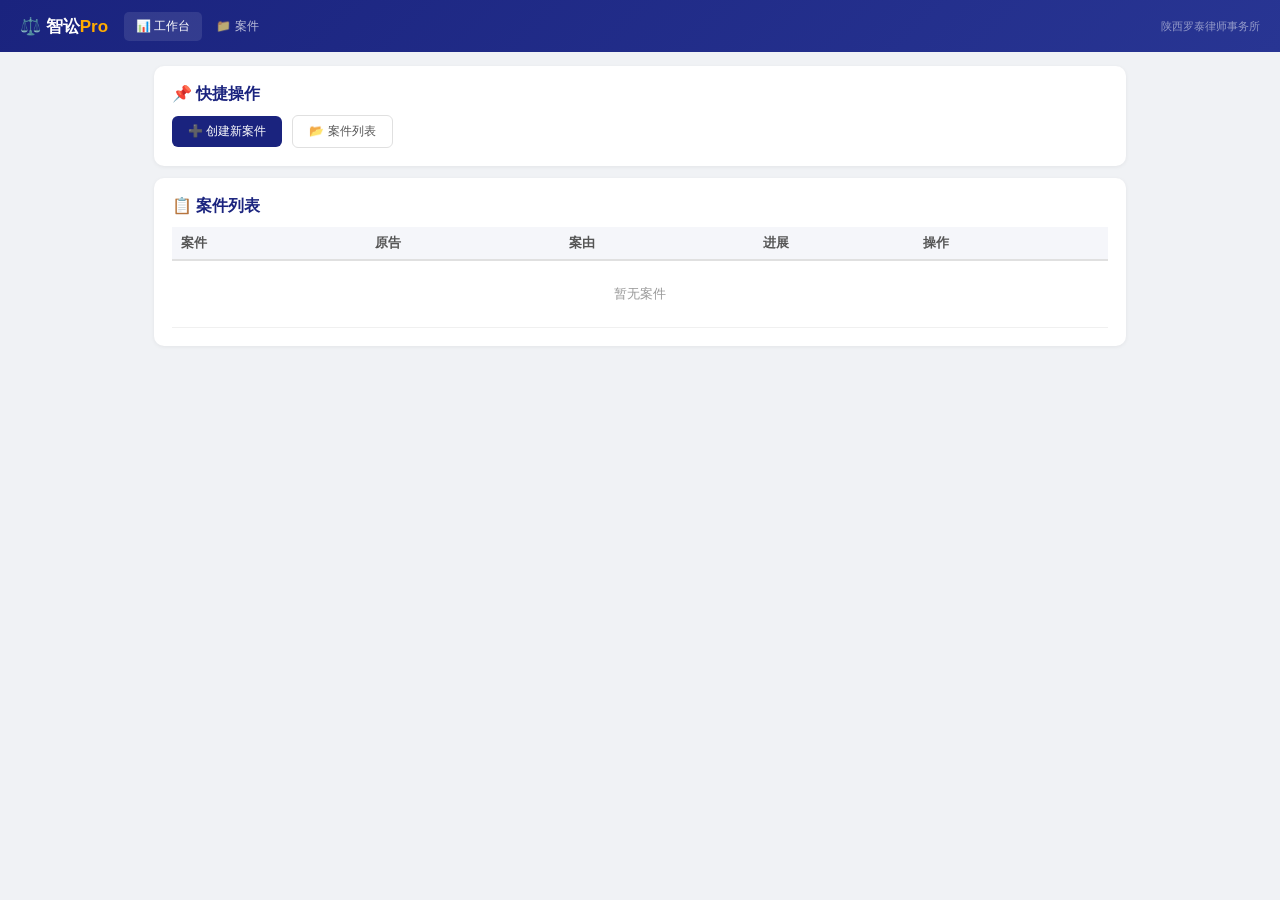
<file: zhisong/index.html>
<!DOCTYPE html>
<html lang="zh-CN">
<head>
<meta charset="UTF-8">
<meta name="viewport" content="width=device-width,initial-scale=1.0,maximum-scale=1.0">
<title>智讼 · 律师办案系统</title>
<meta property="og:title" content="智讼 · 律师办案系统">
<meta property="og:description" content="四大板块：客户上传 → 整理生成 → 签署指导 → 客户回传">
<meta property="og:image" content="https://liminmin-wq.github.io/stock-master/zhisong/og-image.png">
<meta property="og:image:width" content="600">
<meta property="og:image:height" content="315">
<style>
*{margin:0;padding:0;box-sizing:border-box}
body{font-family:'PingFang SC','Microsoft YaHei',sans-serif;background:#f0f2f5;color:#222;font-size:14px}
:root{--primary:#1a237e;--primary-light:#283593;--accent:#ff6f00;--success:#2e7d32;--warn:#e65100;--border:#e0e0e0}

.header{background:linear-gradient(135deg,var(--primary),var(--primary-light));color:#fff;padding:0 20px;display:flex;align-items:center;height:52px;position:sticky;top:0;z-index:100}
.header .logo{font-size:17px;font-weight:700;cursor:pointer}
.header .logo span{color:#ffab00}
.header .nav{display:flex;margin-left:16px;gap:2px;flex:1;overflow-x:auto}
.header .nav a{padding:6px 12px;color:rgba(255,255,255,.7);font-size:12px;cursor:pointer;white-space:nowrap;border-radius:5px}
.header .nav a:hover,.header .nav a.active{color:#fff;background:rgba(255,255,255,.1)}
.container{max-width:1000px;margin:0 auto;padding:14px}
.page{display:none}.page.active{display:block}
.card{background:#fff;border-radius:10px;padding:18px;margin-bottom:12px;box-shadow:0 1px 4px rgba(0,0,0,.06)}
.card h2{font-size:16px;margin-bottom:10px;color:var(--primary);display:flex;align-items:center;gap:6px}
.card h3{font-size:14px;margin:10px 0 5px;color:#333;font-weight:600}
table{width:100%;border-collapse:collapse;font-size:13px}
table th{background:#f5f6fa;padding:7px 9px;text-align:left;font-weight:600;color:#555;border-bottom:2px solid var(--border)}
table td{padding:7px 9px;border-bottom:1px solid #f0f0f0}
.btn{padding:7px 16px;border:none;border-radius:6px;font-size:12px;cursor:pointer;font-family:inherit;display:inline-flex;align-items:center;gap:4px;transition:all .2s}
.btn-primary{background:var(--primary);color:#fff}.btn-primary:hover{background:var(--primary-light)}
.btn-accent{background:var(--accent);color:#fff}.btn-sm{padding:4px 10px;font-size:11px}
.btn-outline{background:transparent;border:1px solid var(--border);color:#555}
.btn-outline:hover{border-color:var(--primary);color:var(--primary)}
.btn-success{background:var(--success);color:#fff}
.form-group{margin-bottom:8px}
.form-group label{display:block;font-size:12px;color:#555;margin-bottom:2px;font-weight:600}
.form-group input,.form-group select,.form-group textarea{width:100%;padding:6px 9px;border:1px solid var(--border);border-radius:5px;font-size:13px;font-family:inherit}
.form-group input:focus,.form-group select:focus,.form-group textarea:focus{outline:none;border-color:var(--primary)}
.form-group textarea{min-height:50px;resize:vertical}
.form-row{display:grid;grid-template-columns:1fr 1fr;gap:10px}
@media(max-width:600px){.form-row{grid-template-columns:1fr}}
.upload-zone{border:2px dashed var(--border);border-radius:8px;padding:24px 16px;text-align:center;cursor:pointer;margin:6px 0}
.upload-zone:hover{border-color:var(--primary);background:#f5f6fa}
.upload-zone .icon{font-size:32px}.upload-zone .txt{color:#888;font-size:13px}
.upload-zone input{display:none}
.file-list{list-style:none}
.file-list li{display:flex;align-items:center;padding:6px 10px;border:1px solid #eee;border-radius:5px;margin-bottom:3px;gap:8px;font-size:13px}
.file-list li .name{flex:1}.file-list li .size{color:#999;font-size:11px}
.file-list li .del{cursor:pointer;color:#ccc;font-size:15px}.file-list li .del:hover{color:var(--warn)}
.doc-preview{background:#fff;padding:20px 28px;border:1px solid var(--border);font-family:'SimSun','Songti SC',serif;font-size:14px;line-height:2;margin:6px 0}
.doc-preview h2{text-align:center;font-size:17px;margin-bottom:12px;color:#222}
.doc-preview h3{font-size:14px;margin:8px 0 3px}
.doc-preview p{text-indent:2em;margin:2px 0}.doc-preview .no-indent{text-indent:0}
.doc-preview .right{text-align:right;margin-top:16px}
.tabs{display:flex;gap:0;margin-bottom:10px;border-bottom:2px solid var(--border);overflow-x:auto}
.tab{padding:7px 12px;font-size:12px;cursor:pointer;color:#666;border-bottom:2px solid transparent;margin-bottom:-2px;white-space:nowrap}
.tab.active{color:var(--primary);border-bottom-color:var(--primary);font-weight:600}
.modal{display:none;position:fixed;top:0;left:0;width:100%;height:100%;background:rgba(0,0,0,.4);z-index:200;align-items:center;justify-content:center}
.modal.show{display:flex}
.modal-content{background:#fff;border-radius:10px;padding:22px;width:90%;max-width:540px;max-height:85vh;overflow-y:auto}
.tag{padding:2px 8px;border-radius:4px;font-size:11px;display:inline-block}
.tag-blue{background:#e3f2fd;color:#1565c0}.tag-green{background:#e8f5e9;color:#2e7d32}.tag-orange{background:#fff3e0;color:#e65100}

/* ===== 四大板块样式 ===== */
.stage-grid{display:grid;grid-template-columns:repeat(auto-fit,minmax(220px,1fr));gap:10px;margin-bottom:14px}
.stage-card{border-radius:10px;padding:14px 16px;cursor:pointer;transition:all .2s;position:relative;border:2px solid #eee}
.stage-card:hover{transform:translateY(-2px);box-shadow:0 4px 12px rgba(0,0,0,.08)}
.stage-card .num{font-size:20px;font-weight:700;margin-bottom:2px;display:flex;align-items:center;gap:6px}
.stage-card .title{font-size:13px;font-weight:600;margin-bottom:2px}
.stage-card .desc{font-size:11px;color:#888}
.stage-card .badge{position:absolute;top:8px;right:8px;font-size:10px;padding:2px 8px;border-radius:8px}
.stage-card.s1{border-color:#1565c0}.stage-card.s1 .num{color:#1565c0}
.stage-card.s2{border-color:#2e7d32}.stage-card.s2 .num{color:#2e7d32}
.stage-card.s3{border-color:#e65100}.stage-card.s3 .num{color:#e65100}
.stage-card.s4{border-color:#6a1b9a}.stage-card.s4 .num{color:#6a1b9a}
.stage-card.done{background:#f5f5f5;opacity:.7}
.stage-card.done .badge{background:var(--success);color:#fff}
.stage-card.active{background:#f8f9ff}
.stage-card.active .badge{background:var(--primary);color:#fff}

/* ===== 签署指导卡 ===== */
.sign-guide{border:1px solid #e8e0d0;border-radius:8px;padding:14px;background:#fefcf5;margin:8px 0}
.sign-guide h4{font-size:13px;margin-bottom:6px;color:#5d4037}
.sign-item{display:flex;align-items:center;padding:6px 0;border-bottom:1px dashed #f0e8d8;font-size:13px}
.sign-item:last-child{border:none}
.sign-item .doc-name{flex:1;font-weight:600}
.sign-item .action{font-size:12px;margin:0 8px;white-space:nowrap}
.sign-item .count{background:#e65100;color:#fff;border-radius:50%;width:22px;height:22px;display:flex;align-items:center;justify-content:center;font-size:11px}

/* ===== 客户链接醒目 ===== */
.client-link-box{background:linear-gradient(135deg,#e8eaf6,#f5f6fa);border:2px solid var(--primary);border-radius:10px;padding:16px;text-align:center;margin:8px 0}
.client-link-box code{font-size:15px;color:var(--primary);word-break:break-all;font-weight:600}
.client-link-box .hint{font-size:12px;color:#666;margin-top:6px}

@media(max-width:600px){
  .header{padding:0 10px;height:auto;min-height:44px;flex-wrap:wrap}
  .container{padding:10px}.card{padding:14px}.doc-preview{padding:14px;font-size:13px}
  .stage-grid{grid-template-columns:1fr 1fr}
}
@media print{.no-print{display:none!important}}
</style>
</head>
<body>

<div class="header">
  <div class="logo" onclick="showPage('dashboard')">⚖️ 智讼<span>Pro</span></div>
  <nav class="nav" id="mainNav">
    <a class="active" onclick="showPage('dashboard')">📊 工作台</a>
    <a onclick="showPage('cases')">📁 案件</a>
  </nav>
  <div style="font-size:11px;color:rgba(255,255,255,.5);margin-left:auto">陕西罗泰律师事务所</div>
</div>

<div class="container">

<!-- ===== 工作台 ===== -->
<div class="page active" id="page-dashboard">
  <div class="card"><h2>📌 快捷操作</h2>
    <button class="btn btn-primary" onclick="showCreateCase()">➕ 创建新案件</button>
    <button class="btn btn-outline" onclick="showPage('cases')" style="margin-left:6px">📂 案件列表</button>
  </div>
  <div class="card"><h2>📋 案件列表</h2>
    <table><thead><tr><th>案件</th><th>原告</th><th>案由</th><th style="width:160px">进展</th><th>操作</th></tr></thead>
      <tbody id="caseListBody"><tr><td colspan="5" style="text-align:center;color:#999;padding:24px">暂无案件，点击"创建新案件"开始</td></tr></tbody></table></div>
</div>

<!-- ===== 案件列表 ===== -->
<div class="page" id="page-cases">
  <div style="display:flex;justify-content:space-between;margin-bottom:10px">
    <h2 style="font-size:17px;color:var(--primary)">📁 全部案件</h2>
    <button class="btn btn-primary btn-sm" onclick="showCreateCase()">➕ 创建</button>
  </div>
  <div class="card"><table>
    <thead><tr><th>案件</th><th>原告</th><th>类型</th><th>被告</th><th>代理</th><th>案由</th><th>进度</th><th>操作</th></tr></thead>
    <tbody id="allCasesBody"></tbody></table></div>
</div>

<!-- ===== 案件详情（四大板块） ===== -->
<div class="page" id="page-caseDetail">
  <div style="display:flex;justify-content:space-between;align-items:start;flex-wrap:wrap;gap:8px;margin-bottom:8px">
    <div><a onclick="showPage('cases')" style="color:var(--primary);cursor:pointer;font-size:13px">← 返回</a>
      <h2 style="font-size:17px;color:var(--primary);margin-top:2px" id="caseTitle">案件详情</h2></div>
  </div>

  <!-- 四大板块导航 -->
  <div class="stage-grid" id="stageGrid"></div>

  <!-- ===== 板块1：客户上传 ===== -->
  <div class="stage-panel" id="stage1">
    <div class="card">
      <h2>📤 第一步：客户上传证据材料</h2>
      <p style="font-size:13px;color:#666;margin-bottom:8px">将下方链接发给客户，客户点开即可上传材料</p>
      <div class="client-link-box">
        <code id="clientLinkDisplay">创建案件后生成链接</code>
        <div class="hint">🔗 点击右侧按钮复制链接 → 发微信给客户</div>
      </div>
      <button class="btn btn-primary btn-sm" onclick="copyClientLink()">📋 复制链接</button>
      <button class="btn btn-outline btn-sm" onclick="simulateClient()" style="margin-left:6px">👤 模拟客户上传</button>
      <div style="margin-top:10px;padding:8px 12px;background:#f5f6fa;border-radius:6px">
        <p style="font-size:12px;color:#666"><b>客户上传状态：</b><span id="clientUploadStatus">⏳ 等待中</span></p>
        <p style="font-size:12px;color:#666"><b>已上传材料：</b><span id="clientUploadSummary">暂无</span></p>
      </div>
    </div>
  </div>

  <!-- ===== 板块2：整理生成文书 ===== -->
  <div class="stage-panel" id="stage2" style="display:none">
    <div class="card">
      <h2>📄 第二步：整理证据 + 生成文书</h2>
      <h3>📎 客户上传的证据</h3>
      <div id="s2Evidence"></div>
      <h3 style="margin-top:10px">📋 客户填写的材料</h3>
      <div id="s2ClientInfo"></div>
      <h3 style="margin-top:12px">📄 生成法律文书</h3>
      <p style="font-size:12px;color:#666;margin-bottom:6px">点击生成后自动填充案件信息</p>
      <div id="s2DocButtons" style="display:flex;gap:5px;flex-wrap:wrap;margin-bottom:8px"></div>
      <div id="s2DocOutput"></div>
    </div>
  </div>

  <!-- ===== 板块3：签署指导 + 发给客户 ===== -->
  <div class="stage-panel" id="stage3" style="display:none">
    <div class="card">
      <h2>✍️ 第三步：发送文书给客户签署</h2>
      <p style="font-size:13px;color:#666;margin-bottom:8px">将生成的文书发给客户，告知签署要求和份数</p>

      <div style="display:flex;gap:8px;margin-bottom:10px">
        <button class="btn btn-primary btn-sm" onclick="sendDocsToClient()">📤 生成发送给客户的信息</button>
        <button class="btn btn-outline btn-sm" onclick="regenerateClientLink()">🔄 重置客户回传链接</button>
      </div>

      <div id="sendContent" style="display:none">
        <div class="sign-guide">
          <h4>📋 签署要求清单</h4>
          <div id="signInstructions"></div>
        </div>

        <div style="margin-top:10px;padding:12px;background:#e8f5e9;border-radius:8px">
          <p style="font-size:13px;font-weight:600;color:#2e7d32">✅ 发送给客户的微信话术（可复制）</p>
          <div id="wechatMessage" style="background:#fff;border:1px solid #ddd;border-radius:6px;padding:12px;margin-top:6px;font-size:13px;line-height:1.8;white-space:pre-wrap"></div>
          <button class="btn btn-sm btn-outline" onclick="copyWechatMsg()" style="margin-top:6px">📋 复制话术</button>
        </div>
      </div>
    </div>

    <div class="card">
      <h2>📋 立案材料总清单</h2>
      <div id="filingChecklist"></div>
      <button class="btn btn-sm btn-outline" onclick="printFilingList()" style="margin-top:6px">🖨️ 打印清单</button>
    </div>
  </div>

  <!-- ===== 板块4：客户回传 ===== -->
  <div class="stage-panel" id="stage4" style="display:none">
    <div class="card">
      <h2>📥 第四步：客户回传签署材料</h2>
      <p style="font-size:13px;color:#666;margin-bottom:8px">客户签署/盖章完成后，通过回传链接上传</p>
      <div id="s4ReturnStatus">
        <p style="color:#999">⏳ 等待客户回传签署材料...</p>
      </div>
      <h3>📎 已回传文件</h3>
      <div id="s4ReturnFiles"></div>
      <div style="margin-top:8px">
        <button class="btn btn-success btn-sm" onclick="confirmReturn()" id="confirmReturnBtn" style="display:none">✅ 确认收到，案件完成</button>
      </div>
    </div>
  </div>
</div>

<!-- ===== 客户上传/回传页面 ===== -->
<div class="page" id="page-client" style="max-width:680px;margin:0 auto">
  <div class="card" style="text-align:center;padding:14px">
    <div style="font-size:28px">⚖️</div>
    <h2 style="font-size:16px" id="clientPageTitle">案件材料</h2>
    <p style="color:#666;font-size:12px" id="clientCaseInfo">请上传您的案件材料</p>
  </div>

  <!-- ===== 客户Tab：上传 vs 回传 ===== -->
  <div class="tabs" id="clientTabs">
    <div class="tab active" data-ctab="upload" onclick="switchClientTab('upload')">📤 上传材料</div>
    <div class="tab" data-ctab="return" onclick="switchClientTab('return')">📥 回传签署材料</div>
  </div>

  <!-- 上传材料 -->
  <div class="client-tab-content" id="ctab-upload">
    <div class="card">
      <h2 id="clientSectionTitle">👤 当事人信息</h2>
      <div class="form-row">
        <div class="form-group"><label>类型</label>
          <select id="clPartyType" onchange="toggleClParty()">
            <option value="individual">自然人（个人）</option>
            <option value="company">企业/单位</option>
          </select></div>
        <div class="form-group"><label>姓名/名称</label><input type="text" id="clPartyName" placeholder="姓名或企业全称"></div>
      </div>
      <div id="clCompanyFields" style="display:none">
        <div class="form-row">
          <div class="form-group"><label>统一社会信用代码</label><input type="text" id="clCompCode" placeholder="统一社会信用代码"></div>
          <div class="form-group"><label>法定代表人</label><input type="text" id="clLegalPerson" placeholder="法定代表人姓名"></div>
        </div>
      </div>
      <div class="form-group"><label>联系电话</label><input type="tel" id="clPhone" placeholder="手机号"></div>
      <p style="font-size:12px;color:#888;margin:6px 0 2px"><b id="clOpponentSectionLabel">⬇️ 被告信息（对方）</b></p>
      <div class="form-row">
        <div class="form-group"><label id="clDefTypeLabel">被告类型</label>
          <select id="clDefType" onchange="toggleClDef()">
            <option value="individual">自然人</option>
            <option value="company">企业</option>
          </select></div>
        <div class="form-group"><label id="clDefNameLabel">被告姓名/名称</label><input type="text" id="clDefName" placeholder="被告姓名或企业全称"></div>
      </div>
      <div id="clDefExtra" style="display:none">
        <div class="form-group"><label>统一社会信用代码</label><input type="text" id="clDefCode" placeholder="选填"></div>
      </div>
    </div>

    <div class="card">
      <h2>🪪 身份材料 <span style="font-weight:400;font-size:11px;color:#e65100">（不归入证据目录）</span></h2>
      <div class="upload-zone" onclick="document.getElementById('clIdInput').click()">
        <div class="icon">🪪</div><div class="txt">点击上传身份证/身份证明材料</div>
        <input type="file" id="clIdInput" multiple accept=".jpg,.jpeg,.png,.pdf" onchange="handleClUpload('id',this)">
      </div>
      <ul class="file-list" id="clIdList"></ul>
      <div id="clCompanyDocs" style="display:none;margin-top:6px">
        <p style="font-size:12px;color:#555;margin-bottom:4px">企业还需上传：营业执照副本、法定代表人身份证、法定代表人身份证明</p>
        <div class="upload-zone" style="padding:14px" onclick="document.getElementById('clCompInput').click()">
          <div class="txt">📄 点击选择企业材料</div>
          <input type="file" id="clCompInput" multiple accept=".jpg,.jpeg,.png,.pdf" onchange="handleClUpload('comp',this)">
        </div>
        <ul class="file-list" id="clCompList"></ul>
      </div>
    </div>

    <div class="card">
      <h2>📄 证据材料</h2>
      <div class="upload-zone" onclick="document.getElementById('clEvInput').click()">
        <div class="icon">📤</div><div class="txt">点击上传证据文件（支持图片、PDF、Word、Excel）</div>
        <input type="file" id="clEvInput" multiple accept=".jpg,.jpeg,.png,.pdf,.doc,.docx,.xls,.xlsx" onchange="handleClUpload('ev',this)">
      </div>
      <ul class="file-list" id="clEvList"></ul>
    </div>

    <div class="card">
      <h2>📍 送达地址确认书</h2>
      <div class="form-row">
        <div class="form-group"><label>收件人</label><input type="text" id="clAddrName" placeholder="收件人姓名"></div>
        <div class="form-group"><label>电话</label><input type="tel" id="clAddrPhone" placeholder="手机号"></div>
      </div>
      <div class="form-group"><label>送达地址</label><input type="text" id="clAddrDetail" placeholder="省/市/区/详细地址"></div>
      <div class="form-row">
        <div class="form-group"><label>电子邮箱</label><input type="email" id="clAddrEmail" placeholder="邮箱"></div>
        <div class="form-group"><label>微信号</label><input type="text" id="clAddrWechat" placeholder="微信号"></div>
      </div>
    </div>

    <div class="card">
      <h2>🏦 收款账户信息</h2>
      <div class="form-row">
        <div class="form-group"><label>户名</label><input type="text" id="clBankHolder" placeholder="户名"></div>
        <div class="form-group"><label>账号</label><input type="text" id="clBankAccount" placeholder="银行账号"></div>
      </div>
      <div class="form-row">
        <div class="form-group"><label>开户行全称</label><input type="text" id="clBankBranch" placeholder="XX银行XX支行"></div>
        <div class="form-group"><label>联行号</label><input type="text" id="clBankCode" placeholder="12位联行号"></div>
      </div>
    </div>

    <div style="text-align:center;margin:12px 0">
      <button class="btn btn-primary" onclick="submitClientUpload()" style="padding:9px 28px;font-size:14px">📤 提交全部材料</button>
    </div>
  </div>

  <!-- 回传签署材料 -->
  <div class="client-tab-content" id="ctab-return" style="display:none">
    <div class="card">
      <h2>📥 回传已签署/盖章的文书</h2>
      <p style="font-size:13px;color:#e65100;margin-bottom:8px">请将律师发给您的文书打印 → 签字/盖章 → 扫描或拍照上传</p>
      <div id="returnInstructions"></div>
      <div class="upload-zone" onclick="document.getElementById('clReturnInput').click()">
        <div class="icon">📤</div><div class="txt">点击上传已签署的文件</div>
        <input type="file" id="clReturnInput" multiple accept=".jpg,.jpeg,.png,.pdf" onchange="handleReturnUpload(this)">
      </div>
      <ul class="file-list" id="clReturnList"></ul>
      <div style="text-align:center;margin-top:8px">
        <button class="btn btn-success btn-sm" onclick="submitReturn()">📤 提交回传文件</button>
      </div>
    </div>
  </div>
</div>

<!-- ===== 创建案件模态框 ===== -->
<div class="modal" id="createCaseModal">
  <div class="modal-content">
    <h2>➕ 创建新案件</h2>
    <div class="form-row">
      <div class="form-group"><label>案件名称 *</label><input type="text" id="cName" placeholder="如：张三诉李四"></div>
      <div class="form-group"><label>案由 *</label>
        <select id="cType"><option value="">选择...</option>
          <option>离婚纠纷</option><option>民间借贷纠纷</option><option>买卖合同纠纷</option>
          <option>房屋买卖合同纠纷</option><option>租赁合同纠纷</option><option>劳务合同纠纷</option>
          <option>建设工程施工合同纠纷</option><option>机动车交通事故责任纠纷</option>
          <option>劳动争议</option><option>股权转让纠纷</option><option>侵权责任纠纷</option>
          <option>继承纠纷</option><option>物业服务合同纠纷</option><option>其他</option>
        </select></div>
    </div>
    <div class="form-row">
      <div class="form-group"><label>代理角色 *</label>
        <select id="cRole" onchange="toggleCaseRole()">
          <option value="plaintiff">代理原告</option>
          <option value="defendant">代理被告</option>
        </select></div>
      <div class="form-group"><label>案由 *</label><span id="cRoleHint" style="font-size:11px;color:#1565c0">→ 根据委托方选择代理角色</span></div>
    </div>
    <div class="form-row">
      <div class="form-group"><label id="cPartyTypeLabel">原告类型</label>
        <select id="cPlaintiffType" onchange="toggleCreatePl()">
          <option value="individual">自然人</option>
          <option value="company">企业</option>
        </select></div>
      <div class="form-group"><label id="cPartyNameLabel">原告姓名/名称 *</label><input type="text" id="cPlaintiffName" placeholder="姓名或企业全称"></div>
    </div>
    <div id="createPlCompany" style="display:none">
      <div class="form-row">
        <div class="form-group"><label>统一社会信用代码</label><input type="text" id="cPlCode" placeholder="代码"></div>
        <div class="form-group"><label>法定代表人</label><input type="text" id="cPlLegal" placeholder="法定代表人"></div>
      </div>
    </div>
    <div class="form-row">
      <div class="form-group"><label id="cOppCountLabel">被告数量</label>
        <select id="cDefCount"><option value="1">1个</option><option value="2">2个</option><option value="3">3个</option><option value="4">4个+</option></select></div>
      <div class="form-group"><label id="cOppTypeLabel">被告类型</label>
        <select id="cDefType2"><option value="individual">自然人</option><option value="company">企业</option></select></div>
    </div>
    <div class="form-group"><label id="cOppInfoLabel">被告信息</label><textarea id="cDefInfo" placeholder="被告姓名/名称等" rows="2"></textarea></div>
    <div class="form-group"><label>联系电话</label><input type="tel" id="cPhone" placeholder="原告电话"></div>
    <div class="form-group"><label>案情简介</label><textarea id="cDesc" rows="2"></textarea></div>
    <div style="display:flex;gap:8px;justify-content:flex-end;margin-top:8px">
      <button class="btn btn-outline btn-sm" onclick="closeModal('createCaseModal')">取消</button>
      <button class="btn btn-primary btn-sm" onclick="saveCase()">✅ 创建</button>
    </div>
  </div>
</div>

</div>

<script>
var CASES=JSON.parse(localStorage.getItem('zs_cases')||'[]');
var CID=CASES.length?Math.max.apply(Math,CASES.map(function(c){return c.id})):0;
var _curCase=null,_clientTok=null;

function save(){localStorage.setItem('zs_cases',JSON.stringify(CASES));renderCaseList()}

// ===== 导航 =====
function showPage(p){
  document.querySelectorAll('.page').forEach(function(e){e.classList.remove('active')});
  var el=document.getElementById('page-'+p);if(el)el.classList.add('active');
  document.querySelectorAll('#mainNav a').forEach(function(a){a.classList.remove('active')});
  var nav=document.querySelectorAll('#mainNav a');
  var idx={dashboard:0,cases:1}[p];
  if(idx!==undefined&&nav[idx])nav[idx].classList.add('active');
  if(p==='dashboard')renderCaseList();
}
function renderCaseList(){
  var b=document.getElementById('caseListBody');
  if(!CASES.length){b.innerHTML='<tr><td colspan="5" style="text-align:center;color:#999;padding:24px">暂无案件</td></tr>';return}
  b.innerHTML=CASES.slice().reverse().map(function(c){
    var roleLabel=c.role==='defendant'?'⚖️代理被告':'⚖️代理原告';
    var stages=['📤上传','📄整理','✍️签署','📥回传','✅完成'];
    var si={wait_upload:0,uploaded:1,docs:2,sent:3,returned:4,done:4};
    var s=si[c.status]||0;
    return '<tr><td>'+c.name+'</td><td>'+c.plaintiff+'</td><td>'+c.type+'</td><td><span class="tag '+
      (s===4?'tag-green':s>=2?'tag-blue':'tag-orange')+'">'+stages[Math.min(s,4)]+'</span></td><td><button class="btn btn-sm btn-primary" onclick="openCase('+c.id+')">'+roleLabel+' 查看</button></td></tr>';
  }).join('');
  var b2=document.getElementById('allCasesBody');
  if(b2){
    b2.innerHTML=CASES.slice().reverse().map(function(c){
      var stages=['⏳待上传','📤已上传','📄文书已生','✍️已发送','📥已回传','✅完成'];
      var si={wait_upload:0,uploaded:1,docs:2,sent:3,returned:4,done:5};
      var s=si[c.status]||0;
      return '<tr><td>'+c.name+'</td><td>'+c.plaintiff+'</td><td>'+(c.plaintiffType==='company'?'🏢企业':'👤个人')+'</td><td>'+c.defCount+'</td><td>'+(c.role==='defendant'?'⚖️代理被告':'⚖️代理原告')+'</td><td>'+c.type+'</td><td>'+stages[Math.min(s,5)]+'</td><td><button class="btn btn-sm btn-primary" onclick="openCase('+c.id+')">查看</button></td></tr>';
    }).join('');
  }
}

// ===== 创建案件 =====
function showCreateCase(){document.getElementById('createCaseModal').classList.add('show')}
function toggleCreatePl(){
  document.getElementById('createPlCompany').style.display=
    document.getElementById('cPlaintiffType').value==='company'?'block':'none';
}
function toggleCaseRole(){
  var role=document.getElementById('cRole').value;
  var isDef=role==='defendant';
  document.getElementById('cPartyTypeLabel').textContent=isDef?'我方（被告）类型':'我方（原告）类型';
  document.getElementById('cPartyNameLabel').textContent=isDef?'我方（被告）姓名/名称 *':'原告姓名/名称 *';
  document.getElementById('cOppCountLabel').textContent=isDef?'原告数量':'被告数量';
  document.getElementById('cOppTypeLabel').textContent=isDef?'原告类型':'被告类型';
  document.getElementById('cOppInfoLabel').textContent=isDef?'原告信息':'被告信息';
  document.getElementById('cDefInfo').placeholder=isDef?'原告姓名/名称等':'被告姓名/名称等';
}
function saveCase(){
  var n=document.getElementById('cName').value.trim();
  var t=document.getElementById('cType').value;
  var pn=document.getElementById('cPlaintiffName').value.trim();
  if(!n||!pn||!t){alert('请填写案件名称、原告和案由');return}
  CID++;var pt=document.getElementById('cPlaintiffType').value;
  var role=document.getElementById('cRole').value;
  var c={id:CID,name:n,type:t,role:role,plaintiffType:pt,plaintiff:pn,
    defCount:parseInt(document.getElementById('cDefCount').value)||1,
    defType:document.getElementById('cDefType2').value,
    defInfo:document.getElementById('cDefInfo').value.trim(),
    phone:document.getElementById('cPhone').value.trim(),
    desc:document.getElementById('cDesc').value.trim(),
    status:'wait_upload',created:new Date().toLocaleString(),
    token:'tk_'+Date.now()+'_'+Math.random().toString(36).substr(2,6),
    evidence:[],idFiles:[],compDocs:[],returnFiles:[],
    partyName:'',partyType:'individual',defName:'',defCode:'',
    addrConfirm:{},accountInfo:{}};
  if(pt==='company'){
    c.plaintiffCode=document.getElementById('cPlCode').value.trim();
    c.plaintiffLegal=document.getElementById('cPlLegal').value.trim();
  }
  CASES.push(c);save();closeModal('createCaseModal');
  ['cName','cPlaintiffName','cPhone','cDesc'].forEach(function(id){document.getElementById(id).value=''});
  openCase(c.id);
}

// ===== 打开案件 =====
function openCase(id){
  var c=CASES.find(function(x){return x.id===id});if(!c)return;
  _curCase=c;showPage('caseDetail');
  var roleTag=c.role==='defendant'?'⚖️代理被告':'⚖️代理原告';
  document.getElementById('caseTitle').textContent=c.name+' · '+c.plaintiff+' '+roleTag;
  document.getElementById('clientLinkDisplay').textContent=
    window.location.href.split('?')[0].split('#')[0]+'?client='+c.token;

  // 四大板块状态
  var st=c.status||'wait_upload';
  var stages=[{key:'s1',label:'📤 客户上传',s:['wait_upload','uploaded','docs','sent','returned','done'],num:1,cl:'s1'},
    {key:'s2',label:'📄 整理生成',s:['uploaded','docs','sent','returned','done'],num:2,cl:'s2'},
    {key:'s3',label:'✍️ 签署指导',s:['docs','sent','returned','done'],num:3,cl:'s3'},
    {key:'s4',label:'📥 客户回传',s:['returned','done'],num:4,cl:'s4'}];
  var curIdx=st==='done'?4:st==='returned'?3:st==='sent'?3:st==='docs'?2:st==='uploaded'?1:0;
  document.getElementById('stageGrid').innerHTML=stages.map(function(s,i){
    var done=i<curIdx;
    var active=i===curIdx;
    var labels=['等待客户上传','等待整理','等待发送','等待回传','✅已完成'];
    return '<div class="stage-card '+s.cl+(done?' done':'')+(active?' active':'')+'" onclick="switchStage('+s.num+')">'+
      '<div class="badge">'+(done?'✅':active?'进行中':'待处理')+'</div>'+
      '<div class="num">'+(done?'✓':s.num)+'</div>'+
      '<div class="title">'+s.label+'</div>'+
      '<div class="desc">'+labels[i]+'</div></div>';
  }).join('');

  // 显示当前阶段
  switchStage(Math.min(curIdx+1,4));

  // 更新客户上传状态
  updateUploadStatus(c);
}

function switchStage(n){
  for(var i=1;i<=4;i++){
    document.getElementById('stage'+i).style.display=i===n?'block':'none';
  }
  var c=_curCase;if(!c)return;
  if(n===2)renderStage2(c);
  if(n===3)renderStage3(c);
  if(n===4)renderStage4(c);
}

// ===== 客户上传状态 =====
function updateUploadStatus(c){
  var statusEl=document.getElementById('clientUploadStatus');
  var summaryEl=document.getElementById('clientUploadSummary');
  if(!statusEl)return;
  var isDef=c.role==='defendant';
  var clientLabel=isDef?'被告(我方)':'原告(我方)';
  if(c.status==='wait_upload'){
    statusEl.innerHTML='⏳ 等待客户上传';
    summaryEl.textContent='暂无';
  }else if(c.status==='uploaded'||c.status==='docs'||c.status==='sent'||c.status==='returned'||c.status==='done'){
    statusEl.innerHTML='✅ 已上传 · '+clientLabel+'：'+(c.partyName||'待确认');
    var total=(c.evidence?c.evidence.length:0)+(c.idFiles?c.idFiles.length:0);
    summaryEl.textContent=total+'个文件'+(c.addrConfirm&&c.addrConfirm.name?' · 地址已填写':'');
  }
}

// ===== 板块2：整理生成 =====
function renderStage2(c){
  // 证据
  var evEl=document.getElementById('s2Evidence');
  if(c.evidence&&c.evidence.length){
    evEl.innerHTML='<ul class="file-list">'+c.evidence.map(function(f){
      return '<li><span>📄</span><span class="name">'+f.name+'</span><span class="size">'+f.size+'</span></li>';
    }).join('')+'</ul>';
  }else{evEl.innerHTML='<p style="font-size:12px;color:#999">客户暂未上传证据</p>';}

  // 客户信息
  var infoEl=document.getElementById('s2ClientInfo');
  var info='';
  if(c.partyName){
    info+='<p style="font-size:13px">👤 <b>委托人：</b>'+c.partyName+(c.partyType==='company'?'（企业）':'（个人）')+'</p>';
  }
  if(c.addrConfirm&&c.addrConfirm.name){
    info+='<p style="font-size:13px">📍 送达地址：'+c.addrConfirm.name+' · '+(c.addrConfirm.phone||'')+' · '+(c.addrConfirm.addr||'')+'</p>';
  }
  if(c.accountInfo&&c.accountInfo.holder){
    info+='<p style="font-size:13px">🏦 账户：'+c.accountInfo.holder+' · '+(c.accountInfo.account||'')+' · '+(c.accountInfo.branch||'')+'</p>';
  }
  infoEl.innerHTML=info||'<p style="font-size:12px;color:#999">客户暂未填写</p>';

  // 动态生成文书按钮
  var isDef=c.role==='defendant';
  var btns=[
    {key:'complaint',label:isDef?'📄 答辩状':'📄 起诉状'},
    {key:'yaosu',label:isDef?'📋 要素式答辩状':'📋 要素式起诉状'},
    {key:'proxy',label:'📝 授权委托书'},
    {key:'evidList',label:isDef?'📑 答辩证据目录':'📑 证据目录'},
    {key:'legalRep',label:'🏢 法人身份证明'},
    {key:'addrConfirm',label:'📍 送达地址确认书'}
  ];
  document.getElementById('s2DocButtons').innerHTML=btns.map(function(b){
    return '<button class="btn btn-sm btn-primary" onclick="genDoc(\''+b.key+'\')">'+b.label+'</button>';
  }).join('')+ 
    '<button class="btn btn-accent btn-sm" onclick="generateAllDocs()">📦 一键生成全部文书</button>';
}

// ===== 板块3：签署指导 =====
function renderStage3(c){
  var defCount=c.defCount||1;
  var total=defCount+2; // 被告+法院+原告留存
  var isComp=c.partyType==='company';
  var isDef=c.role==='defendant';
  var signHtml='';

  // 起诉状/答辩状
  signHtml+='<div class="sign-item">'+
    '<span class="doc-name">'+(isDef?'📄 民事答辩状':'📄 民事起诉状')+'</span>'+
    '<span class="action">'+(isComp?'<span style="color:#e65100">🔴 盖公章</span>':'<span style="color:#1565c0">✍️ 签字</span>')+'</span>'+
    '<span class="count">'+total+'份</span></div>';

  // 要素式
  signHtml+='<div class="sign-item">'+
    '<span class="doc-name">'+(isDef?'📋 要素式答辩状':'📋 要素式起诉状')+'</span>'+
    '<span class="action">'+(isComp?'<span style="color:#e65100">🔴 盖公章</span>':'<span style="color:#1565c0">✍️ 签字</span>')+'</span>'+
    '<span class="count">'+total+'份</span></div>';

  // 授权委托书
  signHtml+='<div class="sign-item">'+
    '<span class="doc-name">📝 授权委托书</span>'+
    '<span class="action">'+(isComp?'<span style="color:#e65100">🔴 盖公章</span>':'<span style="color:#1565c0">✍️ 签字</span>')+'</span>'+
    '<span class="count">2份</span></div>';

  // 法人身份证明（企业）
  if(isComp){
    signHtml+='<div class="sign-item">'+
      '<span class="doc-name">🏢 法定代表人身份证明</span>'+
      '<span class="action"><span style="color:#e65100">🔴 盖公章</span></span>'+
      '<span class="count">'+(defCount+1)+'份</span></div>';
    signHtml+='<div class="sign-item">'+
      '<span class="doc-name">📄 营业执照副本复印件</span>'+
      '<span class="action"><span style="color:#e65100">🔴 盖公章</span></span>'+
      '<span class="count">'+(defCount+1)+'份</span></div>';
    signHtml+='<div class="sign-item">'+
      '<span class="doc-name">🪪 法定代表人身份证复印件</span>'+
      '<span class="action">提交复印件</span>'+
      '<span class="count">'+(defCount+1)+'份</span></div>';
  }

  // 送达地址确认书
  signHtml+='<div class="sign-item">'+
    '<span class="doc-name">📍 送达地址确认书</span>'+
    '<span class="action"><span style="color:#1565c0">✍️ 签字</span></span>'+
    '<span class="count">1份</span></div>';

  // 证据目录
  signHtml+='<div class="sign-item">'+
    '<span class="doc-name">'+(isDef?'📑 答辩证据+目录':'📑 证据目录+证据材料')+'</span>'+
    '<span class="action">按目录整理</span>'+
    '<span class="count">'+total+'份</span></div>';

  document.getElementById('signInstructions').innerHTML=signHtml;

  // 微信话术
  var clientName=c.partyName||(isDef?c.defInfo:c.plaintiff);
  var msg='【签署通知】'+c.name+'\n\n';
  msg+='您好，以下是本次'+(isDef?'应诉':'立案')+'所需签署的材料清单，请按以下要求准备：\n\n';
  msg+=(isDef?'📄 答辩状 × '+total+'份 → ':'📄 起诉状 × '+total+'份 → ')+(isComp?'盖公章':'签字')+'\n';
  msg+=(isDef?'📋 要素式答辩状 × '+total+'份 → ':'📋 要素式起诉状 × '+total+'份 → ')+(isComp?'盖公章':'签字')+'\n';
  msg+='📝 授权委托书 × 2份 → '+(isComp?'盖公章（律所已盖章）':'签字')+'\n';
  if(isComp){
    msg+='🏢 法人身份证明 × '+(defCount+1)+'份 → 盖公章\n';
    msg+='📄 营业执照副本复印件 × '+(defCount+1)+'份 → 盖公章\n';
    msg+='🪪 法人身份证复印件 × '+(defCount+1)+'份\n';
  }
  msg+='📍 送达地址确认书 × 1份 → 签字\n';
  msg+=(isDef?'📑 答辩证据 × '+total+'份 → 按目录整理\n':'📑 证据材料 × '+total+'份 → 按目录整理\n\n');
  msg+='❗ 请打印上述文书 → 按要求签字/盖章 → 扫描或拍照上传至回传链接：\n';
  msg+=window.location.href.split('?')[0].split('#')[0]+'?client='+c.token;

  document.getElementById('wechatMessage').textContent=msg;
  document.getElementById('sendContent').style.display='block';

  // 立案材料清单
  renderFilingChecklist(c);
}

function renderFilingChecklist(c){
  var dc=c.defCount||1;var tl=dc+2;var cp=c.partyType==='company';var isDef=c.role==='defendant';
  var docTitle=isDef?'民事答辩状':'民事起诉状';
  var docTitle2=isDef?'要素式答辩状':'要素式起诉状';
  var evidTitle=isDef?'答辩证据（含目录）':'证据材料（含目录）';
  var h='<ul class="file-list">'+
    '<li><span>📄</span><span class="name">'+docTitle+'</span><span class="size">'+(cp?'🔴盖公章':'✍️签字')+' × '+tl+'份</span></li>'+
    '<li><span>📋</span><span class="name">'+docTitle2+'</span><span class="size">'+(cp?'🔴盖公章':'✍️签字')+' × '+tl+'份</span></li>'+
    '<li><span>📝</span><span class="name">授权委托书</span><span class="size">'+(cp?'🔴盖公章':'✍️签字')+' × 2份</span></li>';
  if(cp){
    h+='<li><span>🏢</span><span class="name">法定代表人身份证明</span><span class="size">🔴盖公章 × '+(dc+1)+'份</span></li>'+
      '<li><span>📄</span><span class="name">营业执照副本复印件</span><span class="size">🔴盖公章 × '+(dc+1)+'份</span></li>'+
      '<li><span>🪪</span><span class="name">法人身份证复印件</span><span class="size">× '+(dc+1)+'份</span></li>';
  }else{
    h+='<li><span>🪪</span><span class="name">委托人身份证复印件</span><span class="size">1份（不入证据）</span></li>';
  }
  h+='<li><span>📍</span><span class="name">送达地址确认书</span><span class="size">✍️签字 × 1份</span></li>'+
    '<li><span>🏦</span><span class="name">收款账户信息</span><span class="size">填写账号开户行</span></li>'+
    '<li><span>📑</span><span class="name">'+evidTitle+'</span><span class="size">× '+tl+'份</span></li>';
  // 被告是企业的话，需要工商信息
  var defIsComp=c.defType==='company'||(!isDef&&c.defType2==='company');
  if(isDef){
    // 代理被告：需要原告的工商信息（如果原告是企业）
    h+='<li><span>🏢</span><span class="name">原告工商信息（企业信用公示系统打印前两页）</span><span class="size">1份</span></li>';
  } else {
    // 代理原告：需要被告的工商信息（如果被告是企业）
    h+='<li><span>🏢</span><span class="name">被告工商信息（企业信用公示系统打印前两页）</span><span class="size">1份</span></li>';
  }
  h+='</ul>';
  document.getElementById('filingChecklist').innerHTML=h;
}

// ===== 板块4：客户回传 =====
function renderStage4(c){
  var el=document.getElementById('s4ReturnStatus');
  if(c.returnFiles&&c.returnFiles.length){
    el.innerHTML='<p style="color:#2e7d32;font-weight:600">✅ 客户已回传 '+c.returnFiles.length+' 个文件</p>';
    document.getElementById('s4ReturnFiles').innerHTML='<ul class="file-list">'+c.returnFiles.map(function(f){
      return '<li><span>📄</span><span class="name">'+f.name+'</span><span class="size">'+f.size+'</span></li>';
    }).join('')+'</ul>';
    if(c.status!=='done')document.getElementById('confirmReturnBtn').style.display='inline-block';
  }else{
    el.innerHTML='<p style="color:#999">⏳ 等待客户回传...</p>';
    document.getElementById('confirmReturnBtn').style.display='none';
  }
}

function confirmReturn(){
  if(!confirm('确认收到所有回传文件？案件将标记为"已完成"'))return;
  if(_curCase){_curCase.status='done';save();alert('✅ 案件已完成！');switchStage(4);}
}

// ===== 文书生成 =====
function genDoc(type){
  var c=_curCase;if(!c)return;
  var isDef=c.role==='defendant';
  var fns={complaint:genComplaint,yaosu:genYaosu,proxy:genProxy,evidList:genEvidList,
    legalRep:genLegalRep,addrConfirm:genAddrConfirm};
  var titles={complaint:isDef?'民事答辩状':'民事起诉状',yaosu:isDef?'要素式答辩状':'要素式起诉状',proxy:'授权委托书',
    evidList:isDef?'答辩证据目录':'证据目录',legalRep:'法定代表人身份证明',addrConfirm:'送达地址确认书'};
  if(!fns[type])return;
  var html='<div class="doc-preview"><h2>'+titles[type]+'</h2>'+fns[type](c)+'</div>'+
    '<div style="text-align:center;margin-top:6px"><button class="btn btn-sm btn-primary" onclick="window.print()">🖨️ 打印</button></div>';
  document.getElementById('s2DocOutput').innerHTML=html;
  if(c.status==='wait_upload'||c.status==='uploaded'){c.status='docs';save();switchStage(2);}
}

function genComplaint(c){
  var d=new Date();var dc=c.defCount||1;
  var isDef=c.role==='defendant';
  // 客户端名称 —— 如果客户已上传则以客户填写为准
  var clientName=c.partyName||(isDef?c.defInfo:c.plaintiff);
  var oppName=c.defName||(isDef?c.plaintiff:c.defInfo)||'____';
  if(isDef){
    // ===== 民事答辩状 =====
    return '<p class="no-indent"><b>答辩人（被告）：</b>'+(c.partyType==='company'?clientName:'👤 '+clientName)+
      (c.partyType==='company'?'（统一社会信用代码：'+(c.plaintiffCode||'____')+'，法定代表人：'+(c.plaintiffLegal||'____')+'）':'，性别____，____年__月__日出生')+'</p>'+
      '<p class="no-indent">住址：________________。电话：'+(c.phone||'____')+'。</p>'+
      '<p class="no-indent"><b>被答辩人（原告）：</b>'+(c.plaintiff||'____')+'</p>'+
      '<h3>答辩事项：</h3><p>因'+(c.type||'____')+'纠纷一案，答辩人针对被答辩人的诉讼请求，提出答辩如下：</p>'+
      '<p>1. ________________</p><p>2. ________________</p>'+
      '<h3>答辩理由：</h3><p>'+(c.desc||'一、事实方面：________________。\n二、法律方面：________________。')+'</p>'+
      '<p>综上所述，被答辩人的诉讼请求缺乏事实和法律依据，请求贵院依法予以驳回。</p>'+
      '<h3>此致</h3><p>________________人民法院</p>'+
      '<p class="no-indent" style="margin-top:10px"><b>附：</b>本答辩状副本<b>'+(dc+1)+'</b>份</p>'+
      '<div class="right"><p class="no-indent">答辩人：'+(c.partyType==='company'?clientName+'（公章）':clientName)+'</p><p class="no-indent">'+d.getFullYear()+'年__月__日</p></div>';
  } else {
    // ===== 民事起诉状（原逻辑） =====
    return '<p class="no-indent"><b>原告：</b>'+(c.plaintiffType==='company'?c.plaintiff:'👤 '+c.plaintiff)+
      (c.plaintiffType==='company'?'（统一社会信用代码：'+(c.plaintiffCode||'____')+'，法定代表人：'+(c.plaintiffLegal||'____')+'）':'，性别____，____年__月__日出生')+'</p>'+
      '<p class="no-indent">住址：________________。电话：'+(c.phone||'____')+'。</p>'+
      '<p class="no-indent"><b>被告：</b>'+(c.defName||c.defInfo||'____')+'</p>'+
      '<h3>诉讼请求：</h3><p>1. 判令被告________________；</p><p>2. 本案诉讼费用由被告承担。</p>'+
      '<h3>事实与理由：</h3><p>'+(c.desc||'原告与被告因____发生纠纷。')+'</p><p>综上所述，为维护合法权益，特向贵院提起诉讼。</p>'+
      '<h3>此致</h3><p>________________人民法院</p>'+
      '<p class="no-indent" style="margin-top:10px"><b>附：</b>本起诉状副本<b>'+(dc+1)+'</b>份</p>'+
      '<div class="right"><p class="no-indent">具状人：'+(c.plaintiffType==='company'?c.plaintiff+'（公章）':c.plaintiff)+'</p><p class="no-indent">'+d.getFullYear()+'年__月__日</p></div>';
  }
}
function genYaosu(c){
  var d=new Date();var dc=c.defCount||1;var isDef=c.role==='defendant';
  var clientName=c.partyName||(isDef?c.defInfo:c.plaintiff);
  var oppName=c.defName||(isDef?c.plaintiff:c.defInfo)||'____';
  if(isDef){
    // 要素式答辩状
    return '<h3>一、当事人信息</h3><p class="no-indent"><b>答辩人（被告）：</b>'+clientName+'</p>'+
      '<p class="no-indent"><b>被答辩人（原告）：</b>'+c.plaintiff+'</p>'+
      '<h3>二、案由</h3><p>'+c.type+'</p>'+
      '<h3>三、答辩事项</h3><p>□ 驳回被答辩人全部诉讼请求</p><p>□ 被答辩人诉讼请求缺乏事实和法律依据</p><p>□ ________________</p>'+
      '<h3>四、事实要素</h3><p>'+(c.desc||'____')+'</p>'+
      '<h3>五、法律依据</h3><p>《中华人民共和国民法典》第____条、《民事诉讼法》第____条。</p>'+
      '<h3>此致</h3><p>________________人民法院</p>'+
      '<p class="no-indent"><b>附：</b>副本<b>'+(dc+1)+'</b>份</p>'+
      '<div class="right"><p class="no-indent">答辩人：'+(c.partyType==='company'?clientName+'（公章）':clientName)+'</p><p class="no-indent">'+d.getFullYear()+'年__月__日</p></div>';
  } else {
    // 要素式起诉状（原逻辑）
    return '<h3>一、当事人信息</h3><p class="no-indent"><b>原告：</b>'+c.plaintiff+'</p>'+
      '<p class="no-indent"><b>被告：</b>'+(c.defName||c.defInfo||'____')+'</p>'+
      '<h3>二、案由</h3><p>'+c.type+'</p>'+
      '<h3>三、诉讼请求</h3><p>□ 判令被告________________</p><p>□ 本案诉讼费由被告承担</p>'+
      '<h3>四、事实要素</h3><p>'+(c.desc||'____')+'</p>'+
      '<h3>五、法律依据</h3><p>《中华人民共和国民法典》第____条、《民事诉讼法》第____条。</p>'+
      '<h3>此致</h3><p>________________人民法院</p>'+
      '<p class="no-indent"><b>附：</b>副本<b>'+(dc+1)+'</b>份</p>'+
      '<div class="right"><p class="no-indent">具状人：'+(c.plaintiffType==='company'?c.plaintiff+'（公章）':c.plaintiff)+'</p><p class="no-indent">'+d.getFullYear()+'年__月__日</p></div>';
  }
}
function genProxy(c){
  var d=new Date();var isDef=c.role==='defendant';
  var clientName=c.partyName||(isDef?c.defInfo:c.plaintiff);
  var oppName=c.defName||(isDef?c.plaintiff:c.defInfo)||'____';
  var roleLabel=isDef?'被告':'原告';
  return '<p class="no-indent" style="text-align:center;font-size:15px;font-weight:700">民事授权委托书</p>'+
    '<p>委托人<b>'+clientName+'</b>。根据委托人与陕西罗泰律师事务所签订的委托代理合同，陕西罗泰律师事务所指派<b>________________</b>律师作为委托人与<b>'+oppName+'</b>'+c.type+'一案中委托人的代理人，参加本案<b>________________</b>程序。</p>'+
    '<p>代理人代理权限为：<b>特别授权</b></p>'+
    '<p>包括：（1）代为立案、参加庭审、进行答辩和举证质证及其他诉讼（仲裁）活动等；（2）代为签收法律文书，代为填写送达地址确认书及收款账户确认书；（3）代为承认、变更、增加、放弃诉讼（仲裁）请求，代为和解、调解、撤诉（撤回仲裁请求）、申请司法确认；（4）代为调查取证，查阅复制案件档案；（5）代为约定仲裁庭组成方式、选择仲裁员；（6）代为办理保全；（7）代为提起管辖权异议及上诉；（8）代为申请执行、执行异议、参与分配、执行和解等。</p>'+
    '<div style="margin-top:20px"><p class="no-indent">委托人：</p><p class="no-indent">'+d.getFullYear()+'年__月__日</p></div>';
}
function genEvidList(c){
  var d=new Date();var isDef=c.role==='defendant';
  var clientName=c.partyName||(isDef?c.defInfo:c.plaintiff);
  var title=isDef?'答辩证据目录':'证据目录';
  var h='<p class="no-indent">案由：'+c.type+' | '+(isDef?'答辩人（被告）':'当事人')+'：'+clientName+'</p><table style="margin:8px 0"><tr><th>编号</th><th>证据名称</th><th>形式</th><th>证明目的</th><th>页数</th></tr>';
  if(c.evidence&&c.evidence.length){
    c.evidence.forEach(function(f,i){
      h+='<tr><td>'+(i+1)+'</td><td>'+f.name+'</td><td>'+f.name.split('.').pop().toUpperCase()+'</td><td>证明____</td><td>__页</td></tr>';
    });
  } else {h+='<tr><td colspan="5" style="color:#999">待补充</td></tr>';}
  h+='</table><p class="no-indent">提交人：'+clientName+'</p><p class="no-indent">日期：'+d.getFullYear()+'年__月__日</p>';
  return h;
}
function genLegalRep(c){
  var d=new Date();var isDef=c.role==='defendant';
  var companyName=c.partyName||(isDef?c.defInfo:c.plaintiff)||'____';
  var legalPerson=c.plaintiffLegal||'____';
  return '<p class="no-indent" style="text-align:center;font-size:15px;font-weight:700">法定代表人身份证明</p>'+
    '<p>兹证明<b>'+legalPerson+'</b>系<b>'+companyName+'</b>法定代表人，职位：________________。</p>'+
    '<p>特此证明！</p>'+
    '<div style="margin-top:30px"><p class="no-indent">公司公章：</p><p class="no-indent" style="margin-top:36px">'+d.getFullYear()+'年__月__日</p></div>';
}
function genAddrConfirm(c){
  return '<p class="no-indent" style="text-align:center;font-size:15px;font-weight:700">送达地址确认书</p>'+
    '<table style="margin:8px 0"><tr><td style="width:80px;font-weight:600">当事人</td><td>'+c.plaintiff+'</td></tr>'+
    '<tr><td style="font-weight:600">收件人</td><td>'+(c.addrConfirm?c.addrConfirm.name||'____':'____')+'</td></tr>'+
    '<tr><td style="font-weight:600">电话</td><td>'+(c.addrConfirm?c.addrConfirm.phone||'____':'____')+'</td></tr>'+
    '<tr><td style="font-weight:600">地址</td><td>'+(c.addrConfirm?c.addrConfirm.addr||'____':'____')+'</td></tr>'+
    '<tr><td style="font-weight:600">邮箱</td><td>'+(c.addrConfirm?c.addrConfirm.email||'____':'____')+'</td></tr>'+
    '<tr><td style="font-weight:600">微信</td><td>'+(c.addrConfirm?c.addrConfirm.wechat||'____':'____')+'</td></tr></table>'+
    '<p>本人确认上述地址为有效送达地址。</p>'+
    '<div class="right"><p class="no-indent">当事人签名：</p><p class="no-indent">____年__月__日</p></div>';
}

function generateAllDocs(){
  var c=_curCase;if(!c)return;
  var isDef=c.role==='defendant';
  var types=['complaint','yaosu','proxy','evidList'];
  var fns={complaint:genComplaint,yaosu:genYaosu,proxy:genProxy,evidList:genEvidList};
  var titles={complaint:isDef?'民事答辩状':'民事起诉状',yaosu:isDef?'要素式答辩状':'要素式起诉状',proxy:'授权委托书',evidList:isDef?'答辩证据目录':'证据目录'};
  if(c.plaintiffType==='company'){types.push('legalRep');fns.legalRep=genLegalRep;titles.legalRep='法定代表人身份证明';}
  types.push('addrConfirm');fns.addrConfirm=genAddrConfirm;titles.addrConfirm='送达地址确认书';

  var html='';
  types.forEach(function(t){
    html+='<div style="page-break-after:always;margin-bottom:16px;border-bottom:1px dashed #ccc;padding-bottom:12px">'+
      '<h3 style="text-align:center;color:var(--primary);margin-bottom:6px;font-size:15px">'+titles[t]+'</h3>'+fns[t](c)+'</div>';
  });
  document.getElementById('s2DocOutput').innerHTML='<div class="doc-preview">'+html+'</div>'+
    '<div style="text-align:center;margin-top:6px"><button class="btn btn-primary btn-sm" onclick="window.print()">🖨️ 全部打印</button></div>';
  if(c.status!=='done'){c.status='docs';save();}
}

// ===== 发送给客户 =====
function sendDocsToClient(){
  document.getElementById('sendContent').style.display='block';
  renderStage3(_curCase);
  if(_curCase){_curCase.status='sent';save();}
}
function regenerateClientLink(){
  if(!_curCase)return;
  _curCase.token='tk_'+Date.now()+'_'+Math.random().toString(36).substr(2,6);
  save();
  document.getElementById('clientLinkDisplay').textContent=
    window.location.href.split('?')[0].split('#')[0]+'?client='+_curCase.token;
  alert('✅ 回传链接已重置，新链接已更新');
}
function copyWechatMsg(){
  var t=document.getElementById('wechatMessage');if(!t)return;
  var ta=document.createElement('textarea');ta.value=t.textContent;
  ta.style.position='fixed';ta.style.left='-999px';
  document.body.appendChild(ta);ta.select();
  try{document.execCommand('copy')}catch(e){}
  document.body.removeChild(ta);alert('✅ 话术已复制，去微信粘贴发送');
}
function printFilingList(){
  var c=_curCase;if(!c)return;
  var w=window.open('','_blank');
  w.document.write('<html><head><title>立案材料清单</title><style>body{font-family:SimSun;padding:30px}</style></head><body>');
  w.document.write('<h2 style="text-align:center">立案材料清单</h2><p>案件：'+c.name+' | 原告：'+c.plaintiff+' | 案由：'+c.type+'</p>');
  w.document.write(document.getElementById('filingChecklist').innerHTML);
  w.document.write('</body></html>');
  w.document.close();w.print();
}

// ===== 客户端逻辑 =====
function showClientPage(token){
  _clientTok=token;
  document.querySelectorAll('.page').forEach(function(e){e.classList.remove('active')});
  document.getElementById('page-client').classList.add('active');
  var c=CASES.find(function(x){return x.token===token});
  if(!c){document.getElementById('clientCaseInfo').textContent='❌ 案件不存在';return}
  var isDef=c.role==='defendant';
  document.getElementById('clientPageTitle').textContent='⚖️ '+c.name;
  document.getElementById('clientCaseInfo').textContent='委托人：'+(c.partyName||c.plaintiff)+' · 案由：'+c.type;

  // 根据角色更新客户端标签
  document.getElementById('clientSectionTitle').textContent=isDef?'👤 委托人（被告）信息':'👤 委托人（原告）信息';
  document.getElementById('clOpponentSectionLabel').textContent=isDef?'⬇️ 原告信息（对方）':'⬇️ 被告信息（对方）';
  document.getElementById('clDefTypeLabel').textContent=isDef?'原告类型':'被告类型';
  document.getElementById('clDefNameLabel').textContent=isDef?'原告姓名/名称':'被告姓名/名称';

  // 回传提示（根据角色动态）
  if(c.status==='sent'||c.status==='returned'||c.status==='done'){
    var isDef=c.role==='defendant';
    var total=c.defCount+2;
    var ri=document.getElementById('returnInstructions');
    ri.innerHTML='<div class="sign-guide"><p style="font-size:13px;font-weight:600;color:#e65100">请回传以下已签署文件：</p>'+
      '<p style="font-size:12px;color:#555;margin:4px 0">'+(isDef?'📄 答辩状 × '+total+'份':'📄 起诉状 × '+total+'份')+' → '+(c.partyType==='company'?'盖公章':'签字')+'</p>'+
      '<p style="font-size:12px;color:#555;margin:4px 0">'+(isDef?'📋 要素式答辩状 × '+total+'份':'📋 要素式起诉状 × '+total+'份')+' → '+(c.partyType==='company'?'盖公章':'签字')+'</p>'+
      '<p style="font-size:12px;color:#555">📝 授权委托书 × 2份 → '+(c.partyType==='company'?'盖公章':'签字')+'</p>'+
      (c.partyType==='company'?'<p style="font-size:12px;color:#555">🏢 法人身份证明+营业执照 → 盖公章</p>':'')+
      '<p style="font-size:12px;color:#555">📍 送达地址确认书 × 1份 → 签字</p>'+
      '<p style="font-size:12px;color:#555">'+(isDef?'📑 答辩证据 × '+total+'份（按目录整理）':'📑 证据材料 × '+total+'份（按目录整理）')+'</p></div>';
  }else{
    document.getElementById('returnInstructions').innerHTML='<p style="font-size:12px;color:#999">律师尚未发送签署文件，请等待通知</p>';
  }

  // 加载已有数据
  loadClientData(c);
}

function loadClientData(c){
  if(c.partyName)document.getElementById('clPartyName').value=c.partyName;
  if(c.partyType)document.getElementById('clPartyType').value=c.partyType;
  toggleClParty();
  if(c.plaintiffCode)document.getElementById('clCompCode').value=c.plaintiffCode;
  if(c.plaintiffLegal)document.getElementById('clLegalPerson').value=c.plaintiffLegal;
  if(c.phone)document.getElementById('clPhone').value=c.phone;
  if(c.defName)document.getElementById('clDefName').value=c.defName;
  if(c.defCode)document.getElementById('clDefCode').value=c.defCode;
  if(c.addrConfirm){
    document.getElementById('clAddrName').value=c.addrConfirm.name||'';
    document.getElementById('clAddrPhone').value=c.addrConfirm.phone||'';
    document.getElementById('clAddrDetail').value=c.addrConfirm.addr||'';
    document.getElementById('clAddrEmail').value=c.addrConfirm.email||'';
    document.getElementById('clAddrWechat').value=c.addrConfirm.wechat||'';
  }
  if(c.accountInfo){
    document.getElementById('clBankHolder').value=c.accountInfo.holder||'';
    document.getElementById('clBankAccount').value=c.accountInfo.account||'';
    document.getElementById('clBankBranch').value=c.accountInfo.branch||'';
    document.getElementById('clBankCode').value=c.accountInfo.code||'';
  }
  renderClientFiles(c);
}

function toggleClParty(){
  document.getElementById('clCompanyFields').style.display=
    document.getElementById('clPartyType').value==='company'?'block':'none';
  document.getElementById('clCompanyDocs').style.display=
    document.getElementById('clPartyType').value==='company'?'block':'none';
}
function toggleClDef(){
  document.getElementById('clDefExtra').style.display=
    document.getElementById('clDefType').value==='company'?'block':'none';
}

function handleClUpload(type,input){
  var c=CASES.find(function(x){return x.token===_clientTok});if(!c)return;
  for(var i=0;i<input.files.length;i++){
    var f={name:input.files[i].name,size:(input.files[i].size/1024).toFixed(1)+'KB'};
    if(type==='id'){c.idFiles=c.idFiles||[];c.idFiles.push(f)}
    else if(type==='comp'){c.compDocs=c.compDocs||[];c.compDocs.push(f)}
    else{c.evidence=c.evidence||[];c.evidence.push(f)}
  }
  save();renderClientFiles(c);input.value='';
}

function renderClientFiles(c){
  ['id','comp','ev'].forEach(function(t){
    var arr=t==='id'?c.idFiles:t==='comp'?c.compDocs:c.evidence;
    var listId=t==='id'?'clIdList':t==='comp'?'clCompList':'clEvList';
    var el=document.getElementById(listId);
    if(!arr||!arr.length){el.innerHTML='';return}
    el.innerHTML=arr.map(function(f,i){
      return '<li><span>📄</span><span class="name">'+f.name+'</span><span class="size">'+f.size+'</span>'+
        '<span class="del" onclick="delClientFile(\''+t+'\','+i+')">✕</span></li>';
    }).join('');
  });
}

function delClientFile(type,idx){
  var c=CASES.find(function(x){return x.token===_clientTok});if(!c)return;
  var arr=type==='id'?c.idFiles:type==='comp'?c.compDocs:c.evidence;
  if(arr)arr.splice(idx,1);save();renderClientFiles(c);
}

function submitClientUpload(){
  var c=CASES.find(function(x){return x.token===_clientTok});if(!c)return;
  if(!document.getElementById('clPartyName').value.trim()){alert('请填写您的姓名/名称');return}
  c.partyName=document.getElementById('clPartyName').value.trim();
  c.partyType=document.getElementById('clPartyType').value;
  c.phone=document.getElementById('clPhone').value.trim();
  if(c.partyType==='company'){
    c.plaintiffCode=document.getElementById('clCompCode').value.trim();
    c.plaintiffLegal=document.getElementById('clLegalPerson').value.trim();
  }
  c.defName=document.getElementById('clDefName').value.trim();
  c.defType=document.getElementById('clDefType').value;
  if(c.defType==='company')c.defCode=document.getElementById('clDefCode').value.trim();
  c.addrConfirm={
    name:document.getElementById('clAddrName').value.trim(),
    phone:document.getElementById('clAddrPhone').value.trim(),
    addr:document.getElementById('clAddrDetail').value.trim(),
    email:document.getElementById('clAddrEmail').value.trim(),
    wechat:document.getElementById('clAddrWechat').value.trim()
  };
  c.accountInfo={
    holder:document.getElementById('clBankHolder').value.trim(),
    account:document.getElementById('clBankAccount').value.trim(),
    branch:document.getElementById('clBankBranch').value.trim(),
    code:document.getElementById('clBankCode').value.trim()
  };
  if(c.status==='wait_upload')c.status='uploaded';
  save();
  alert('✅ 材料已提交！律师将尽快处理。');
}

// 回传
function handleReturnUpload(input){
  var c=CASES.find(function(x){return x.token===_clientTok});if(!c)return;
  c.returnFiles=c.returnFiles||[];
  for(var i=0;i<input.files.length;i++){
    c.returnFiles.push({name:input.files[i].name,size:(input.files[i].size/1024).toFixed(1)+'KB'});
  }
  save();renderReturnFiles(c);input.value='';
}
function renderReturnFiles(c){
  var el=document.getElementById('clReturnList');
  if(!c.returnFiles||!c.returnFiles.length){el.innerHTML='';return}
  el.innerHTML=c.returnFiles.map(function(f,i){
    return '<li><span>📄</span><span class="name">'+f.name+'</span><span class="size">'+f.size+'</span>'+
      '<span class="del" onclick="delReturnFile('+i+')">✕</span></li>';
  }).join('');
}
function delReturnFile(idx){
  var c=CASES.find(function(x){return x.token===_clientTok});if(!c)return;
  if(c.returnFiles)c.returnFiles.splice(idx,1);save();renderReturnFiles(c);
}
function submitReturn(){
  var c=CASES.find(function(x){return x.token===_clientTok});if(!c)return;
  if(!c.returnFiles||!c.returnFiles.length){alert('请选择要回传的文件');return}
  if(c.status==='sent'||c.status==='docs')c.status='returned';
  save();
  alert('✅ 回传成功！律师确认后将完成案件。');
}

function switchClientTab(tab){
  document.querySelectorAll('.client-tab-content').forEach(function(e){e.style.display='none'});
  document.getElementById('ctab-'+tab).style.display='block';
  document.querySelectorAll('#clientTabs .tab').forEach(function(e){e.classList.remove('active')});
  var tabs=document.querySelectorAll('#clientTabs .tab');
  for(var i=0;i<tabs.length;i++){if(tabs[i].dataset.ctab===tab){tabs[i].classList.add('active');break}}
}

// ===== 通用 =====
function copyClientLink(){
  var c=_curCase;if(!c)return;
  var link=window.location.href.split('?')[0].split('#')[0]+'?client='+c.token;
  var ta=document.createElement('textarea');ta.value=link;
  ta.style.position='fixed';ta.style.left='-999px';
  document.body.appendChild(ta);ta.select();
  try{document.execCommand('copy')}catch(e){}
  document.body.removeChild(ta);alert('✅ 客户链接已复制！');
}
function simulateClient(){
  if(!_curCase)return;showClientPage(_curCase.token);
}
function closeModal(id){document.getElementById(id).classList.remove('show')}

// ===== 初始化 =====
(function(){
  var p=new URLSearchParams(window.location.search);
  var t=p.get('client');
  if(t){var c=CASES.find(function(x){return x.token===t});if(c){showClientPage(t);return}}
  renderCaseList();
})();

document.addEventListener('click',function(e){
  if(e.target.classList.contains('modal'))e.target.classList.remove('show');
});
console.log('⚖️ 智讼Pro v3.1 - 新增代理被告+法定代表人身份证明模板');
</script>
</body>
</html>
</file>
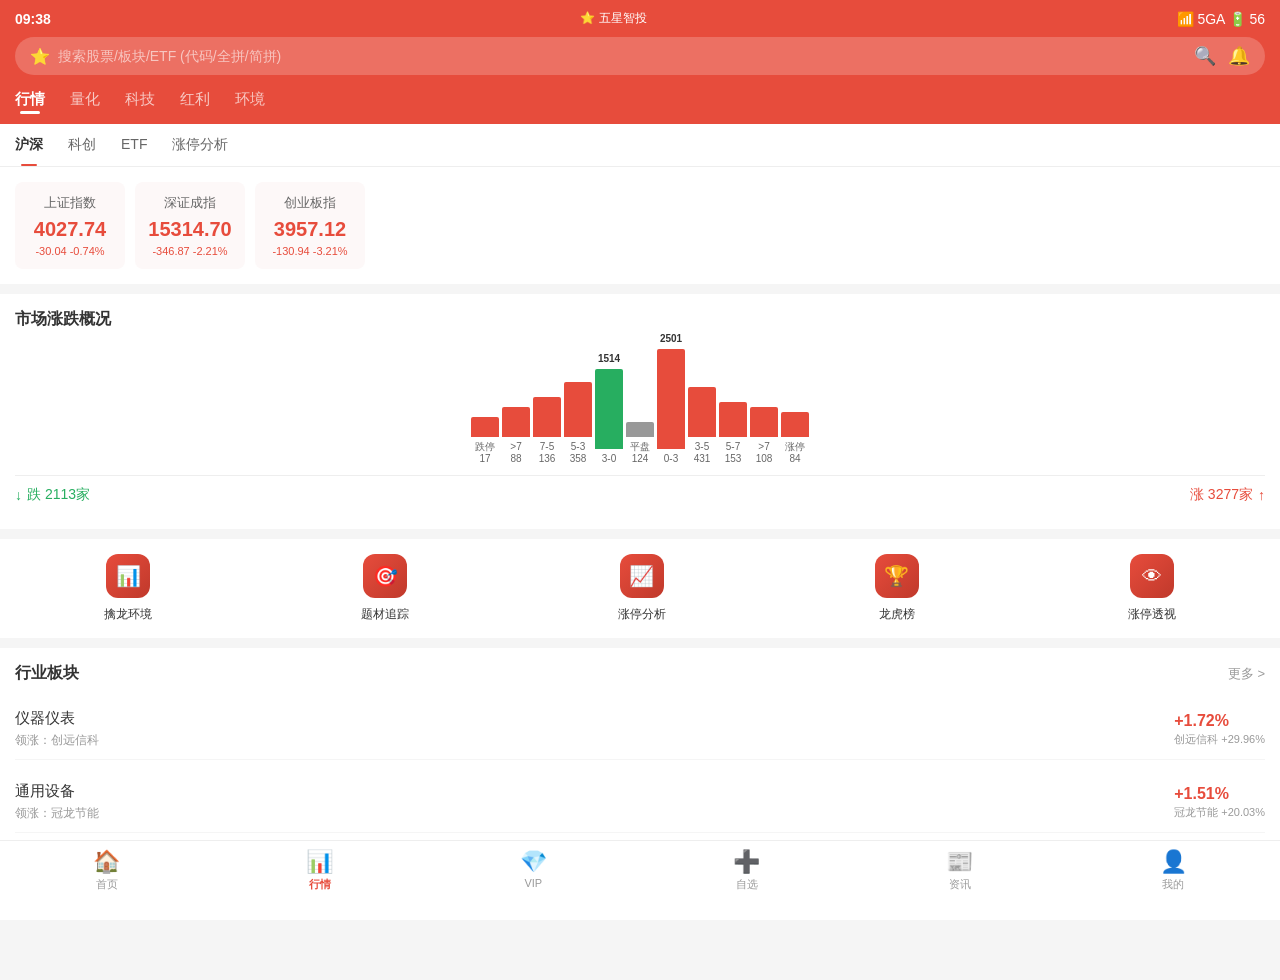
<file: stock-app.html>
<!DOCTYPE html>
<html lang="zh-CN">
<head>
<meta charset="UTF-8">
<meta name="viewport" content="width=device-width, initial-scale=1.0, maximum-scale=1.0, user-scalable=no">
<title>五星智投 - 股票行情</title>
<style>
* { margin: 0; padding: 0; box-sizing: border-box; }
body {
  font-family: -apple-system, BlinkMacSystemFont, "PingFang SC", "Microsoft YaHei", sans-serif;
  background: #f5f5f5;
  padding-bottom: 60px;
}

/* 顶部 */
.header {
  background: #e74c3c;
  padding: 10px 15px;
  position: sticky;
  top: 0;
  z-index: 100;
}
.status-bar {
  display: flex;
  align-items: center;
  justify-content: space-between;
  color: #fff;
  font-size: 14px;
  margin-bottom: 10px;
}
.status-bar .time { font-weight: 600; }
.status-bar .center { display: flex; align-items: center; gap: 5px; font-size: 12px; }
.status-bar .right { display: flex; align-items: center; gap: 5px; }

.search-box {
  background: rgba(255,255,255,0.2);
  border-radius: 20px;
  padding: 8px 15px;
  display: flex;
  align-items: center;
  gap: 8px;
}
.search-box .star { color: #ffd700; font-size: 16px; }
.search-box input {
  flex: 1;
  background: transparent;
  border: none;
  color: rgba(255,255,255,0.9);
  font-size: 14px;
  outline: none;
}
.search-box input::placeholder { color: rgba(255,255,255,0.6); }
.search-box .icons { display: flex; gap: 12px; }
.search-box .icons span { color: #fff; font-size: 18px; }

/* 顶部Tab */
.top-tabs {
  background: #e74c3c;
  display: flex;
  padding: 0 15px 10px;
  gap: 25px;
}
.top-tabs .tab {
  color: rgba(255,255,255,0.7);
  font-size: 15px;
  padding: 5px 0;
  position: relative;
}
.top-tabs .tab.active {
  color: #fff;
  font-weight: 600;
}
.top-tabs .tab.active::after {
  content: '';
  position: absolute;
  bottom: 0;
  left: 50%;
  transform: translateX(-50%);
  width: 20px;
  height: 3px;
  background: #fff;
  border-radius: 2px;
}

/* 子标签 */
.sub-tabs {
  background: #fff;
  display: flex;
  padding: 12px 15px;
  gap: 25px;
  border-bottom: 1px solid #eee;
}
.sub-tabs .tab {
  color: #666;
  font-size: 14px;
}
.sub-tabs .tab.active {
  color: #333;
  font-weight: 600;
  position: relative;
}
.sub-tabs .tab.active::after {
  content: '';
  position: absolute;
  bottom: -12px;
  left: 50%;
  transform: translateX(-50%);
  width: 16px;
  height: 2px;
  background: #e74c3c;
  border-radius: 1px;
}

/* 指数卡片 */
.index-cards {
  background: #fff;
  display: flex;
  padding: 15px;
  gap: 10px;
  overflow-x: auto;
}
.index-card {
  min-width: 110px;
  background: #f8fdf8;
  border-radius: 8px;
  padding: 12px;
  text-align: center;
}
.index-card.down { background: #fdf8f8; }
.index-card .name { font-size: 13px; color: #666; margin-bottom: 6px; }
.index-card .value { font-size: 20px; font-weight: 700; color: #27ae60; margin-bottom: 4px; }
.index-card.down .value { color: #e74c3c; }
.index-card .change { font-size: 11px; color: #27ae60; }
.index-card.down .change { color: #e74c3c; }

/* 涨跌概况 */
.market-overview {
  background: #fff;
  margin-top: 10px;
  padding: 15px;
}
.market-overview h3 {
  font-size: 16px;
  color: #333;
  margin-bottom: 15px;
}

.bar-chart {
  display: flex;
  align-items: flex-end;
  justify-content: center;
  gap: 3px;
  height: 120px;
  margin-bottom: 10px;
}
.bar-item {
  display: flex;
  flex-direction: column;
  align-items: center;
  min-width: 28px;
}
.bar-item .bar {
  width: 100%;
  border-radius: 2px 2px 0 0;
  position: relative;
}
.bar-item .bar.up { background: #27ae60; }
.bar-item .bar.down { background: #e74c3c; }
.bar-item .bar.gray { background: #999; }
.bar-item .bar .num {
  position: absolute;
  top: -16px;
  left: 50%;
  transform: translateX(-50%);
  font-size: 10px;
  color: #333;
  font-weight: 600;
}
.bar-item .label {
  font-size: 10px;
  color: #666;
  margin-top: 4px;
  text-align: center;
  line-height: 1.2;
}

.market-stats {
  display: flex;
  justify-content: space-between;
  padding: 10px 0;
  border-top: 1px solid #eee;
}
.market-stats .stat {
  display: flex;
  align-items: center;
  gap: 5px;
  font-size: 14px;
}
.market-stats .stat.down { color: #27ae60; }
.market-stats .stat.up { color: #e74c3c; }

/* 功能入口 */
.features {
  background: #fff;
  margin-top: 10px;
  display: flex;
  justify-content: space-around;
  padding: 15px 0;
}
.feature-item {
  text-align: center;
}
.feature-item .icon {
  width: 44px;
  height: 44px;
  background: linear-gradient(135deg, #e74c3c, #c0392b);
  border-radius: 12px;
  display: flex;
  align-items: center;
  justify-content: center;
  margin: 0 auto 8px;
  font-size: 20px;
  color: #fff;
}
.feature-item .name { font-size: 12px; color: #333; }

/* 行业板块 */
.sectors {
  background: #fff;
  margin-top: 10px;
  padding: 15px;
}
.sectors-header {
  display: flex;
  justify-content: space-between;
  align-items: center;
  margin-bottom: 15px;
}
.sectors-header h3 { font-size: 16px; color: #333; }
.sectors-header .more { font-size: 13px; color: #999; }

.sector-list {
  display: flex;
  flex-direction: column;
  gap: 12px;
}
.sector-item {
  display: flex;
  justify-content: space-between;
  align-items: center;
  padding: 10px 0;
  border-bottom: 1px solid #f5f5f5;
}
.sector-item:last-child { border-bottom: none; }
.sector-item .info { flex: 1; }
.sector-item .info .name { font-size: 15px; color: #333; margin-bottom: 4px; }
.sector-item .info .leader { font-size: 12px; color: #999; }
.sector-item .change {
  font-size: 16px;
  font-weight: 700;
  color: #e74c3c;
}
.sector-item .change .stock {
  font-size: 11px;
  color: #999;
  font-weight: normal;
  margin-top: 2px;
  text-align: right;
}

/* 底部导航 */
.bottom-nav {
  position: fixed;
  bottom: 0;
  left: 0;
  right: 0;
  background: #fff;
  display: flex;
  justify-content: space-around;
  padding: 8px 0;
  border-top: 1px solid #eee;
}
.nav-item {
  text-align: center;
  flex: 1;
}
.nav-item .icon {
  font-size: 22px;
  margin-bottom: 2px;
  color: #999;
}
.nav-item.active .icon { color: #e74c3c; }
.nav-item .name {
  font-size: 11px;
  color: #999;
}
.nav-item.active .name {
  color: #e74c3c;
  font-weight: 600;
}
</style>
</head>
<body>

<!-- 顶部 -->
<div class="header">
  <div class="status-bar">
    <span class="time">09:38</span>
    <span class="center">⭐ 五星智投</span>
    <span class="right">📶 5GA 🔋 56</span>
  </div>
  <div class="search-box">
    <span class="star">⭐</span>
    <input type="text" placeholder="搜索股票/板块/ETF (代码/全拼/简拼)">
    <div class="icons">
      <span>🔍</span>
      <span>🔔</span>
    </div>
  </div>
</div>

<!-- 顶部Tab -->
<div class="top-tabs">
  <div class="tab active">行情</div>
  <div class="tab">量化</div>
  <div class="tab">科技</div>
  <div class="tab">红利</div>
  <div class="tab">环境</div>
</div>

<!-- 子标签 -->
<div class="sub-tabs">
  <div class="tab active">沪深</div>
  <div class="tab">科创</div>
  <div class="tab">ETF</div>
  <div class="tab">涨停分析</div>
</div>

<!-- 指数卡片 -->
<div class="index-cards">
  <div class="index-card down">
    <div class="name">上证指数</div>
    <div class="value">4027.74</div>
    <div class="change">-30.04 -0.74%</div>
  </div>
  <div class="index-card down">
    <div class="name">深证成指</div>
    <div class="value">15314.70</div>
    <div class="change">-346.87 -2.21%</div>
  </div>
  <div class="index-card down">
    <div class="name">创业板指</div>
    <div class="value">3957.12</div>
    <div class="change">-130.94 -3.21%</div>
  </div>
</div>

<!-- 涨跌概况 -->
<div class="market-overview">
  <h3>市场涨跌概况</h3>
  <div class="bar-chart">
    <div class="bar-item">
      <div class="bar down" style="height: 20px;"></div>
      <div class="label">跌停<br>17</div>
    </div>
    <div class="bar-item">
      <div class="bar down" style="height: 30px;"></div>
      <div class="label">&gt;7<br>88</div>
    </div>
    <div class="bar-item">
      <div class="bar down" style="height: 40px;"></div>
      <div class="label">7-5<br>136</div>
    </div>
    <div class="bar-item">
      <div class="bar down" style="height: 55px;"></div>
      <div class="label">5-3<br>358</div>
    </div>
    <div class="bar-item">
      <div class="bar up" style="height: 80px;">
        <span class="num">1514</span>
      </div>
      <div class="label">3-0</div>
    </div>
    <div class="bar-item">
      <div class="bar gray" style="height: 15px;"></div>
      <div class="label">平盘<br>124</div>
    </div>
    <div class="bar-item">
      <div class="bar down" style="height: 100px;">
        <span class="num">2501</span>
      </div>
      <div class="label">0-3</div>
    </div>
    <div class="bar-item">
      <div class="bar down" style="height: 50px;"></div>
      <div class="label">3-5<br>431</div>
    </div>
    <div class="bar-item">
      <div class="bar down" style="height: 35px;"></div>
      <div class="label">5-7<br>153</div>
    </div>
    <div class="bar-item">
      <div class="bar down" style="height: 30px;"></div>
      <div class="label">&gt;7<br>108</div>
    </div>
    <div class="bar-item">
      <div class="bar down" style="height: 25px;"></div>
      <div class="label">涨停<br>84</div>
    </div>
  </div>
  <div class="market-stats">
    <div class="stat down">
      <span>↓</span>
      <span>跌 2113家</span>
    </div>
    <div class="stat up">
      <span>涨 3277家</span>
      <span>↑</span>
    </div>
  </div>
</div>

<!-- 功能入口 -->
<div class="features">
  <div class="feature-item">
    <div class="icon">📊</div>
    <div class="name">擒龙环境</div>
  </div>
  <div class="feature-item">
    <div class="icon">🎯</div>
    <div class="name">题材追踪</div>
  </div>
  <div class="feature-item">
    <div class="icon">📈</div>
    <div class="name">涨停分析</div>
  </div>
  <div class="feature-item">
    <div class="icon">🏆</div>
    <div class="name">龙虎榜</div>
  </div>
  <div class="feature-item">
    <div class="icon">👁</div>
    <div class="name">涨停透视</div>
  </div>
</div>

<!-- 行业板块 -->
<div class="sectors">
  <div class="sectors-header">
    <h3>行业板块</h3>
    <span class="more">更多 ></span>
  </div>
  <div class="sector-list">
    <div class="sector-item">
      <div class="info">
        <div class="name">仪器仪表</div>
        <div class="leader">领涨：创远信科</div>
      </div>
      <div class="change">
        +1.72%
        <div class="stock">创远信科 +29.96%</div>
      </div>
    </div>
    <div class="sector-item">
      <div class="info">
        <div class="name">通用设备</div>
        <div class="leader">领涨：冠龙节能</div>
      </div>
      <div class="change">
        +1.51%
        <div class="stock">冠龙节能 +20.03%</div>
      </div>
    </div>
    <div class="sector-item">
      <div class="info">
        <div class="name">非金属矿</div>
        <div class="leader">领涨：东方碳素</div>
      </div>
      <div class="change">
        +1.29%
        <div class="stock">东方碳素 +20.52%</div>
      </div>
    </div>
  </div>
</div>

<!-- 底部导航 -->
<div class="bottom-nav">
  <div class="nav-item">
    <div class="icon">🏠</div>
    <div class="name">首页</div>
  </div>
  <div class="nav-item active">
    <div class="icon">📊</div>
    <div class="name">行情</div>
  </div>
  <div class="nav-item">
    <div class="icon">💎</div>
    <div class="name">VIP</div>
  </div>
  <div class="nav-item">
    <div class="icon">➕</div>
    <div class="name">自选</div>
  </div>
  <div class="nav-item">
    <div class="icon">📰</div>
    <div class="name">资讯</div>
  </div>
  <div class="nav-item">
    <div class="icon">👤</div>
    <div class="name">我的</div>
  </div>
</div>

</body>
</html>
</file>
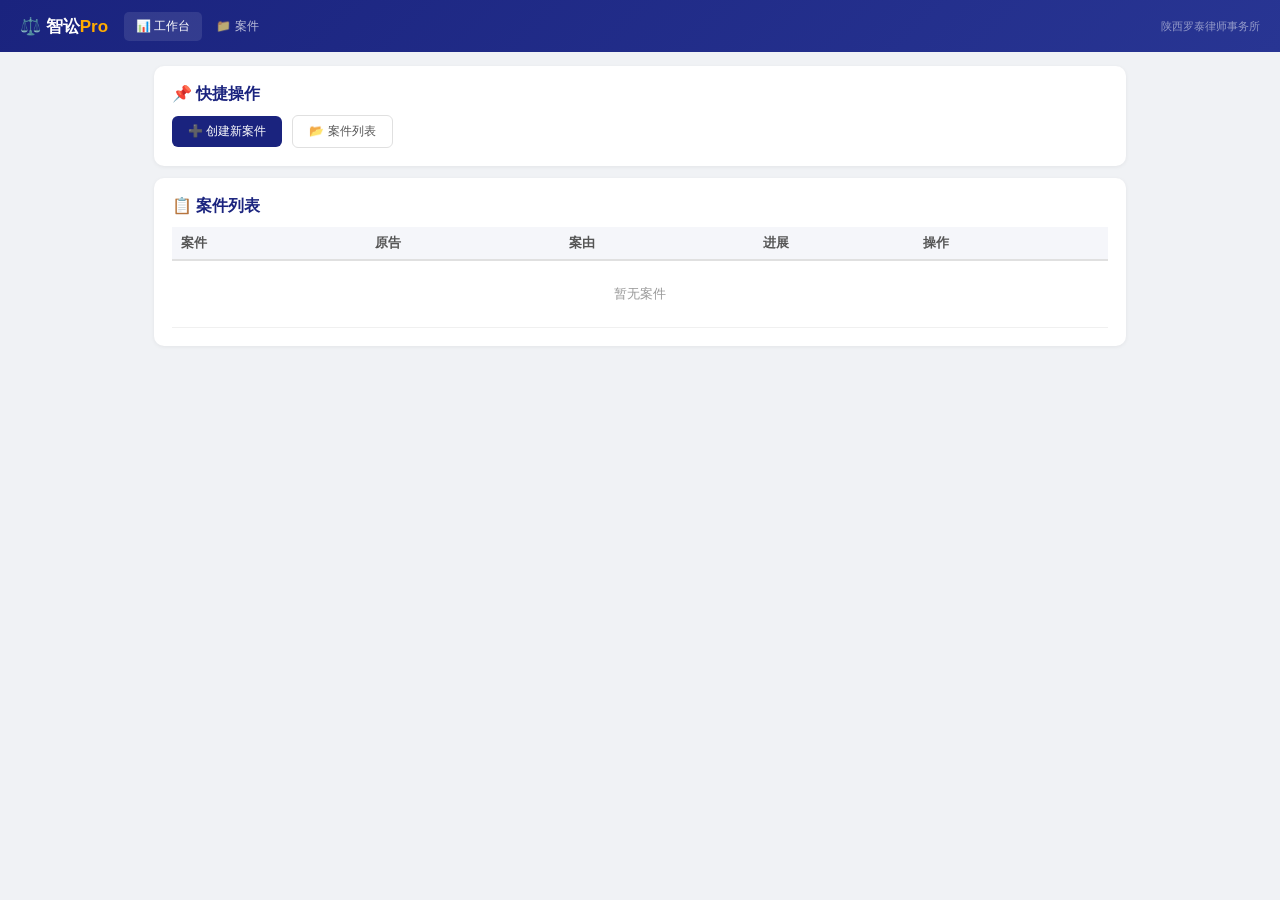
<file: zhisong.html>
<!DOCTYPE html>
<html lang="zh-CN">
<head>
<meta charset="UTF-8">
<meta name="viewport" content="width=device-width,initial-scale=1.0,maximum-scale=1.0">
<title>智讼 · 律师办案系统</title>
<meta property="og:title" content="智讼 · 律师办案系统">
<meta property="og:description" content="四大板块：客户上传 → 整理生成 → 签署指导 → 客户回传">
<meta property="og:image" content="https://liminmin-wq.github.io/stock-master/zhisong/og-image.png">
<meta property="og:image:width" content="600">
<meta property="og:image:height" content="315">
<style>
*{margin:0;padding:0;box-sizing:border-box}
body{font-family:'PingFang SC','Microsoft YaHei',sans-serif;background:#f0f2f5;color:#222;font-size:14px}
:root{--primary:#1a237e;--primary-light:#283593;--accent:#ff6f00;--success:#2e7d32;--warn:#e65100;--border:#e0e0e0}

.header{background:linear-gradient(135deg,var(--primary),var(--primary-light));color:#fff;padding:0 20px;display:flex;align-items:center;height:52px;position:sticky;top:0;z-index:100}
.header .logo{font-size:17px;font-weight:700;cursor:pointer}
.header .logo span{color:#ffab00}
.header .nav{display:flex;margin-left:16px;gap:2px;flex:1;overflow-x:auto}
.header .nav a{padding:6px 12px;color:rgba(255,255,255,.7);font-size:12px;cursor:pointer;white-space:nowrap;border-radius:5px}
.header .nav a:hover,.header .nav a.active{color:#fff;background:rgba(255,255,255,.1)}
.container{max-width:1000px;margin:0 auto;padding:14px}
.page{display:none}.page.active{display:block}
.card{background:#fff;border-radius:10px;padding:18px;margin-bottom:12px;box-shadow:0 1px 4px rgba(0,0,0,.06)}
.card h2{font-size:16px;margin-bottom:10px;color:var(--primary);display:flex;align-items:center;gap:6px}
.card h3{font-size:14px;margin:10px 0 5px;color:#333;font-weight:600}
table{width:100%;border-collapse:collapse;font-size:13px}
table th{background:#f5f6fa;padding:7px 9px;text-align:left;font-weight:600;color:#555;border-bottom:2px solid var(--border)}
table td{padding:7px 9px;border-bottom:1px solid #f0f0f0}
.btn{padding:7px 16px;border:none;border-radius:6px;font-size:12px;cursor:pointer;font-family:inherit;display:inline-flex;align-items:center;gap:4px;transition:all .2s}
.btn-primary{background:var(--primary);color:#fff}.btn-primary:hover{background:var(--primary-light)}
.btn-accent{background:var(--accent);color:#fff}.btn-sm{padding:4px 10px;font-size:11px}
.btn-outline{background:transparent;border:1px solid var(--border);color:#555}
.btn-outline:hover{border-color:var(--primary);color:var(--primary)}
.btn-success{background:var(--success);color:#fff}
.form-group{margin-bottom:8px}
.form-group label{display:block;font-size:12px;color:#555;margin-bottom:2px;font-weight:600}
.form-group input,.form-group select,.form-group textarea{width:100%;padding:6px 9px;border:1px solid var(--border);border-radius:5px;font-size:13px;font-family:inherit}
.form-group input:focus,.form-group select:focus,.form-group textarea:focus{outline:none;border-color:var(--primary)}
.form-group textarea{min-height:50px;resize:vertical}
.form-row{display:grid;grid-template-columns:1fr 1fr;gap:10px}
@media(max-width:600px){.form-row{grid-template-columns:1fr}}
.upload-zone{border:2px dashed var(--border);border-radius:8px;padding:24px 16px;text-align:center;cursor:pointer;margin:6px 0}
.upload-zone:hover{border-color:var(--primary);background:#f5f6fa}
.upload-zone .icon{font-size:32px}.upload-zone .txt{color:#888;font-size:13px}
.upload-zone input{display:none}
.file-list{list-style:none}
.file-list li{display:flex;align-items:center;padding:6px 10px;border:1px solid #eee;border-radius:5px;margin-bottom:3px;gap:8px;font-size:13px}
.file-list li .name{flex:1}.file-list li .size{color:#999;font-size:11px}
.file-list li .del{cursor:pointer;color:#ccc;font-size:15px}.file-list li .del:hover{color:var(--warn)}
.doc-preview{background:#fff;padding:20px 28px;border:1px solid var(--border);font-family:'SimSun','Songti SC',serif;font-size:14px;line-height:2;margin:6px 0}
.doc-preview h2{text-align:center;font-size:17px;margin-bottom:12px;color:#222}
.doc-preview h3{font-size:14px;margin:8px 0 3px}
.doc-preview p{text-indent:2em;margin:2px 0}.doc-preview .no-indent{text-indent:0}
.doc-preview .right{text-align:right;margin-top:16px}
.tabs{display:flex;gap:0;margin-bottom:10px;border-bottom:2px solid var(--border);overflow-x:auto}
.tab{padding:7px 12px;font-size:12px;cursor:pointer;color:#666;border-bottom:2px solid transparent;margin-bottom:-2px;white-space:nowrap}
.tab.active{color:var(--primary);border-bottom-color:var(--primary);font-weight:600}
.modal{display:none;position:fixed;top:0;left:0;width:100%;height:100%;background:rgba(0,0,0,.4);z-index:200;align-items:center;justify-content:center}
.modal.show{display:flex}
.modal-content{background:#fff;border-radius:10px;padding:22px;width:90%;max-width:540px;max-height:85vh;overflow-y:auto}
.tag{padding:2px 8px;border-radius:4px;font-size:11px;display:inline-block}
.tag-blue{background:#e3f2fd;color:#1565c0}.tag-green{background:#e8f5e9;color:#2e7d32}.tag-orange{background:#fff3e0;color:#e65100}

/* ===== 四大板块样式 ===== */
.stage-grid{display:grid;grid-template-columns:repeat(auto-fit,minmax(220px,1fr));gap:10px;margin-bottom:14px}
.stage-card{border-radius:10px;padding:14px 16px;cursor:pointer;transition:all .2s;position:relative;border:2px solid #eee}
.stage-card:hover{transform:translateY(-2px);box-shadow:0 4px 12px rgba(0,0,0,.08)}
.stage-card .num{font-size:20px;font-weight:700;margin-bottom:2px;display:flex;align-items:center;gap:6px}
.stage-card .title{font-size:13px;font-weight:600;margin-bottom:2px}
.stage-card .desc{font-size:11px;color:#888}
.stage-card .badge{position:absolute;top:8px;right:8px;font-size:10px;padding:2px 8px;border-radius:8px}
.stage-card.s1{border-color:#1565c0}.stage-card.s1 .num{color:#1565c0}
.stage-card.s2{border-color:#2e7d32}.stage-card.s2 .num{color:#2e7d32}
.stage-card.s3{border-color:#e65100}.stage-card.s3 .num{color:#e65100}
.stage-card.s4{border-color:#6a1b9a}.stage-card.s4 .num{color:#6a1b9a}
.stage-card.done{background:#f5f5f5;opacity:.7}
.stage-card.done .badge{background:var(--success);color:#fff}
.stage-card.active{background:#f8f9ff}
.stage-card.active .badge{background:var(--primary);color:#fff}

/* ===== 签署指导卡 ===== */
.sign-guide{border:1px solid #e8e0d0;border-radius:8px;padding:14px;background:#fefcf5;margin:8px 0}
.sign-guide h4{font-size:13px;margin-bottom:6px;color:#5d4037}
.sign-item{display:flex;align-items:center;padding:6px 0;border-bottom:1px dashed #f0e8d8;font-size:13px}
.sign-item:last-child{border:none}
.sign-item .doc-name{flex:1;font-weight:600}
.sign-item .action{font-size:12px;margin:0 8px;white-space:nowrap}
.sign-item .count{background:#e65100;color:#fff;border-radius:50%;width:22px;height:22px;display:flex;align-items:center;justify-content:center;font-size:11px}

/* ===== 客户链接醒目 ===== */
.client-link-box{background:linear-gradient(135deg,#e8eaf6,#f5f6fa);border:2px solid var(--primary);border-radius:10px;padding:16px;text-align:center;margin:8px 0}
.client-link-box code{font-size:15px;color:var(--primary);word-break:break-all;font-weight:600}
.client-link-box .hint{font-size:12px;color:#666;margin-top:6px}

@media(max-width:600px){
  .header{padding:0 10px;height:auto;min-height:44px;flex-wrap:wrap}
  .container{padding:10px}.card{padding:14px}.doc-preview{padding:14px;font-size:13px}
  .stage-grid{grid-template-columns:1fr 1fr}
}
@media print{.no-print{display:none!important}}
</style>
</head>
<body>

<div class="header">
  <div class="logo" onclick="showPage('dashboard')">⚖️ 智讼<span>Pro</span></div>
  <nav class="nav" id="mainNav">
    <a class="active" onclick="showPage('dashboard')">📊 工作台</a>
    <a onclick="showPage('cases')">📁 案件</a>
  </nav>
  <div style="font-size:11px;color:rgba(255,255,255,.5);margin-left:auto">陕西罗泰律师事务所</div>
</div>

<div class="container">

<!-- ===== 工作台 ===== -->
<div class="page active" id="page-dashboard">
  <div class="card"><h2>📌 快捷操作</h2>
    <button class="btn btn-primary" onclick="showCreateCase()">➕ 创建新案件</button>
    <button class="btn btn-outline" onclick="showPage('cases')" style="margin-left:6px">📂 案件列表</button>
  </div>
  <div class="card"><h2>📋 案件列表</h2>
    <table><thead><tr><th>案件</th><th>原告</th><th>案由</th><th style="width:160px">进展</th><th>操作</th></tr></thead>
      <tbody id="caseListBody"><tr><td colspan="5" style="text-align:center;color:#999;padding:24px">暂无案件，点击"创建新案件"开始</td></tr></tbody></table></div>
</div>

<!-- ===== 案件列表 ===== -->
<div class="page" id="page-cases">
  <div style="display:flex;justify-content:space-between;margin-bottom:10px">
    <h2 style="font-size:17px;color:var(--primary)">📁 全部案件</h2>
    <button class="btn btn-primary btn-sm" onclick="showCreateCase()">➕ 创建</button>
  </div>
  <div class="card"><table>
    <thead><tr><th>案件</th><th>原告</th><th>类型</th><th>被告</th><th>案由</th><th>进度</th><th>操作</th></tr></thead>
    <tbody id="allCasesBody"></tbody></table></div>
</div>

<!-- ===== 案件详情（四大板块） ===== -->
<div class="page" id="page-caseDetail">
  <div style="display:flex;justify-content:space-between;align-items:start;flex-wrap:wrap;gap:8px;margin-bottom:8px">
    <div><a onclick="showPage('cases')" style="color:var(--primary);cursor:pointer;font-size:13px">← 返回</a>
      <h2 style="font-size:17px;color:var(--primary);margin-top:2px" id="caseTitle">案件详情</h2></div>
  </div>

  <!-- 四大板块导航 -->
  <div class="stage-grid" id="stageGrid"></div>

  <!-- ===== 板块1：客户上传 ===== -->
  <div class="stage-panel" id="stage1">
    <div class="card">
      <h2>📤 第一步：客户上传证据材料</h2>
      <p style="font-size:13px;color:#666;margin-bottom:8px">将下方链接发给客户，客户点开即可上传材料</p>
      <div class="client-link-box">
        <code id="clientLinkDisplay">创建案件后生成链接</code>
        <div class="hint">🔗 点击右侧按钮复制链接 → 发微信给客户</div>
      </div>
      <button class="btn btn-primary btn-sm" onclick="copyClientLink()">📋 复制链接</button>
      <button class="btn btn-outline btn-sm" onclick="simulateClient()" style="margin-left:6px">👤 模拟客户上传</button>
      <div style="margin-top:10px;padding:8px 12px;background:#f5f6fa;border-radius:6px">
        <p style="font-size:12px;color:#666"><b>客户上传状态：</b><span id="clientUploadStatus">⏳ 等待中</span></p>
        <p style="font-size:12px;color:#666"><b>已上传材料：</b><span id="clientUploadSummary">暂无</span></p>
      </div>
    </div>
  </div>

  <!-- ===== 板块2：整理生成文书 ===== -->
  <div class="stage-panel" id="stage2" style="display:none">
    <div class="card">
      <h2>📄 第二步：整理证据 + 生成文书</h2>
      <h3>📎 客户上传的证据</h3>
      <div id="s2Evidence"></div>
      <h3 style="margin-top:10px">📋 客户填写的材料</h3>
      <div id="s2ClientInfo"></div>
      <h3 style="margin-top:12px">📄 生成法律文书</h3>
      <p style="font-size:12px;color:#666;margin-bottom:6px">点击生成后自动填充案件信息</p>
      <div style="display:flex;gap:5px;flex-wrap:wrap;margin-bottom:8px">
        <button class="btn btn-sm btn-primary" onclick="genDoc('complaint')">📄 起诉状</button>
        <button class="btn btn-sm btn-primary" onclick="genDoc('yaosu')">📋 要素式起诉状</button>
        <button class="btn btn-sm btn-primary" onclick="genDoc('proxy')">📝 授权委托书</button>
        <button class="btn btn-sm btn-primary" onclick="genDoc('evidList')">📑 证据目录</button>
        <button class="btn btn-sm btn-primary" onclick="genDoc('legalRep')">🏢 法人身份证明</button>
        <button class="btn btn-sm btn-primary" onclick="genDoc('addrConfirm')">📍 送达地址确认书</button>
      </div>
      <div id="s2DocOutput"></div>
      <div style="margin-top:8px;text-align:center">
        <button class="btn btn-accent btn-sm" onclick="generateAllDocs()">📦 一键生成全部文书</button>
      </div>
    </div>
  </div>

  <!-- ===== 板块3：签署指导 + 发给客户 ===== -->
  <div class="stage-panel" id="stage3" style="display:none">
    <div class="card">
      <h2>✍️ 第三步：发送文书给客户签署</h2>
      <p style="font-size:13px;color:#666;margin-bottom:8px">将生成的文书发给客户，告知签署要求和份数</p>

      <div style="display:flex;gap:8px;margin-bottom:10px">
        <button class="btn btn-primary btn-sm" onclick="sendDocsToClient()">📤 生成发送给客户的信息</button>
        <button class="btn btn-outline btn-sm" onclick="regenerateClientLink()">🔄 重置客户回传链接</button>
      </div>

      <div id="sendContent" style="display:none">
        <div class="sign-guide">
          <h4>📋 签署要求清单</h4>
          <div id="signInstructions"></div>
        </div>

        <div style="margin-top:10px;padding:12px;background:#e8f5e9;border-radius:8px">
          <p style="font-size:13px;font-weight:600;color:#2e7d32">✅ 发送给客户的微信话术（可复制）</p>
          <div id="wechatMessage" style="background:#fff;border:1px solid #ddd;border-radius:6px;padding:12px;margin-top:6px;font-size:13px;line-height:1.8;white-space:pre-wrap"></div>
          <button class="btn btn-sm btn-outline" onclick="copyWechatMsg()" style="margin-top:6px">📋 复制话术</button>
        </div>
      </div>
    </div>

    <div class="card">
      <h2>📋 立案材料总清单</h2>
      <div id="filingChecklist"></div>
      <button class="btn btn-sm btn-outline" onclick="printFilingList()" style="margin-top:6px">🖨️ 打印清单</button>
    </div>
  </div>

  <!-- ===== 板块4：客户回传 ===== -->
  <div class="stage-panel" id="stage4" style="display:none">
    <div class="card">
      <h2>📥 第四步：客户回传签署材料</h2>
      <p style="font-size:13px;color:#666;margin-bottom:8px">客户签署/盖章完成后，通过回传链接上传</p>
      <div id="s4ReturnStatus">
        <p style="color:#999">⏳ 等待客户回传签署材料...</p>
      </div>
      <h3>📎 已回传文件</h3>
      <div id="s4ReturnFiles"></div>
      <div style="margin-top:8px">
        <button class="btn btn-success btn-sm" onclick="confirmReturn()" id="confirmReturnBtn" style="display:none">✅ 确认收到，案件完成</button>
      </div>
    </div>
  </div>
</div>

<!-- ===== 客户上传/回传页面 ===== -->
<div class="page" id="page-client" style="max-width:680px;margin:0 auto">
  <div class="card" style="text-align:center;padding:14px">
    <div style="font-size:28px">⚖️</div>
    <h2 style="font-size:16px" id="clientPageTitle">案件材料</h2>
    <p style="color:#666;font-size:12px" id="clientCaseInfo">请上传您的案件材料</p>
  </div>

  <!-- ===== 客户Tab：上传 vs 回传 ===== -->
  <div class="tabs" id="clientTabs">
    <div class="tab active" data-ctab="upload" onclick="switchClientTab('upload')">📤 上传材料</div>
    <div class="tab" data-ctab="return" onclick="switchClientTab('return')">📥 回传签署材料</div>
  </div>

  <!-- 上传材料 -->
  <div class="client-tab-content" id="ctab-upload">
    <div class="card">
      <h2>👤 当事人信息</h2>
      <div class="form-row">
        <div class="form-group"><label>类型</label>
          <select id="clPartyType" onchange="toggleClParty()">
            <option value="individual">自然人（个人）</option>
            <option value="company">企业/单位</option>
          </select></div>
        <div class="form-group"><label>姓名/名称</label><input type="text" id="clPartyName" placeholder="姓名或企业全称"></div>
      </div>
      <div id="clCompanyFields" style="display:none">
        <div class="form-row">
          <div class="form-group"><label>统一社会信用代码</label><input type="text" id="clCompCode" placeholder="统一社会信用代码"></div>
          <div class="form-group"><label>法定代表人</label><input type="text" id="clLegalPerson" placeholder="法定代表人姓名"></div>
        </div>
      </div>
      <div class="form-group"><label>联系电话</label><input type="tel" id="clPhone" placeholder="手机号"></div>
      <div class="form-row">
        <div class="form-group"><label>被告类型</label>
          <select id="clDefType" onchange="toggleClDef()">
            <option value="individual">自然人</option>
            <option value="company">企业</option>
          </select></div>
        <div class="form-group"><label>被告姓名/名称</label><input type="text" id="clDefName" placeholder="被告姓名或企业全称"></div>
      </div>
      <div id="clDefExtra" style="display:none">
        <div class="form-group"><label>统一社会信用代码</label><input type="text" id="clDefCode" placeholder="选填"></div>
      </div>
    </div>

    <div class="card">
      <h2>🪪 身份材料 <span style="font-weight:400;font-size:11px;color:#e65100">（不归入证据目录）</span></h2>
      <div class="upload-zone" onclick="document.getElementById('clIdInput').click()">
        <div class="icon">🪪</div><div class="txt">点击上传身份证/身份证明材料</div>
        <input type="file" id="clIdInput" multiple accept=".jpg,.jpeg,.png,.pdf" onchange="handleClUpload('id',this)">
      </div>
      <ul class="file-list" id="clIdList"></ul>
      <div id="clCompanyDocs" style="display:none;margin-top:6px">
        <p style="font-size:12px;color:#555;margin-bottom:4px">企业还需上传：营业执照副本、法定代表人身份证、法定代表人身份证明</p>
        <div class="upload-zone" style="padding:14px" onclick="document.getElementById('clCompInput').click()">
          <div class="txt">📄 点击选择企业材料</div>
          <input type="file" id="clCompInput" multiple accept=".jpg,.jpeg,.png,.pdf" onchange="handleClUpload('comp',this)">
        </div>
        <ul class="file-list" id="clCompList"></ul>
      </div>
    </div>

    <div class="card">
      <h2>📄 证据材料</h2>
      <div class="upload-zone" onclick="document.getElementById('clEvInput').click()">
        <div class="icon">📤</div><div class="txt">点击上传证据文件（支持图片、PDF、Word、Excel）</div>
        <input type="file" id="clEvInput" multiple accept=".jpg,.jpeg,.png,.pdf,.doc,.docx,.xls,.xlsx" onchange="handleClUpload('ev',this)">
      </div>
      <ul class="file-list" id="clEvList"></ul>
    </div>

    <div class="card">
      <h2>📍 送达地址确认书</h2>
      <div class="form-row">
        <div class="form-group"><label>收件人</label><input type="text" id="clAddrName" placeholder="收件人姓名"></div>
        <div class="form-group"><label>电话</label><input type="tel" id="clAddrPhone" placeholder="手机号"></div>
      </div>
      <div class="form-group"><label>送达地址</label><input type="text" id="clAddrDetail" placeholder="省/市/区/详细地址"></div>
      <div class="form-row">
        <div class="form-group"><label>电子邮箱</label><input type="email" id="clAddrEmail" placeholder="邮箱"></div>
        <div class="form-group"><label>微信号</label><input type="text" id="clAddrWechat" placeholder="微信号"></div>
      </div>
    </div>

    <div class="card">
      <h2>🏦 收款账户信息</h2>
      <div class="form-row">
        <div class="form-group"><label>户名</label><input type="text" id="clBankHolder" placeholder="户名"></div>
        <div class="form-group"><label>账号</label><input type="text" id="clBankAccount" placeholder="银行账号"></div>
      </div>
      <div class="form-row">
        <div class="form-group"><label>开户行全称</label><input type="text" id="clBankBranch" placeholder="XX银行XX支行"></div>
        <div class="form-group"><label>联行号</label><input type="text" id="clBankCode" placeholder="12位联行号"></div>
      </div>
    </div>

    <div style="text-align:center;margin:12px 0">
      <button class="btn btn-primary" onclick="submitClientUpload()" style="padding:9px 28px;font-size:14px">📤 提交全部材料</button>
    </div>
  </div>

  <!-- 回传签署材料 -->
  <div class="client-tab-content" id="ctab-return" style="display:none">
    <div class="card">
      <h2>📥 回传已签署/盖章的文书</h2>
      <p style="font-size:13px;color:#e65100;margin-bottom:8px">请将律师发给您的文书打印 → 签字/盖章 → 扫描或拍照上传</p>
      <div id="returnInstructions"></div>
      <div class="upload-zone" onclick="document.getElementById('clReturnInput').click()">
        <div class="icon">📤</div><div class="txt">点击上传已签署的文件</div>
        <input type="file" id="clReturnInput" multiple accept=".jpg,.jpeg,.png,.pdf" onchange="handleReturnUpload(this)">
      </div>
      <ul class="file-list" id="clReturnList"></ul>
      <div style="text-align:center;margin-top:8px">
        <button class="btn btn-success btn-sm" onclick="submitReturn()">📤 提交回传文件</button>
      </div>
    </div>
  </div>
</div>

<!-- ===== 创建案件模态框 ===== -->
<div class="modal" id="createCaseModal">
  <div class="modal-content">
    <h2>➕ 创建新案件</h2>
    <div class="form-row">
      <div class="form-group"><label>案件名称 *</label><input type="text" id="cName" placeholder="如：张三诉李四"></div>
      <div class="form-group"><label>案由 *</label>
        <select id="cType"><option value="">选择...</option>
          <option>离婚纠纷</option><option>民间借贷纠纷</option><option>买卖合同纠纷</option>
          <option>房屋买卖合同纠纷</option><option>租赁合同纠纷</option><option>劳务合同纠纷</option>
          <option>建设工程施工合同纠纷</option><option>机动车交通事故责任纠纷</option>
          <option>劳动争议</option><option>股权转让纠纷</option><option>侵权责任纠纷</option>
          <option>继承纠纷</option><option>物业服务合同纠纷</option><option>其他</option>
        </select></div>
    </div>
    <div class="form-row">
      <div class="form-group"><label>原告类型</label>
        <select id="cPlaintiffType" onchange="toggleCreatePl()">
          <option value="individual">自然人</option>
          <option value="company">企业</option>
        </select></div>
      <div class="form-group"><label>原告姓名/名称 *</label><input type="text" id="cPlaintiffName" placeholder="姓名或企业全称"></div>
    </div>
    <div id="createPlCompany" style="display:none">
      <div class="form-row">
        <div class="form-group"><label>统一社会信用代码</label><input type="text" id="cPlCode" placeholder="代码"></div>
        <div class="form-group"><label>法定代表人</label><input type="text" id="cPlLegal" placeholder="法定代表人"></div>
      </div>
    </div>
    <div class="form-row">
      <div class="form-group"><label>被告数量</label>
        <select id="cDefCount"><option value="1">1个</option><option value="2">2个</option><option value="3">3个</option><option value="4">4个+</option></select></div>
      <div class="form-group"><label>被告类型</label>
        <select id="cDefType2"><option value="individual">自然人</option><option value="company">企业</option></select></div>
    </div>
    <div class="form-group"><label>被告信息</label><textarea id="cDefInfo" placeholder="被告姓名/名称等" rows="2"></textarea></div>
    <div class="form-group"><label>联系电话</label><input type="tel" id="cPhone" placeholder="原告电话"></div>
    <div class="form-group"><label>案情简介</label><textarea id="cDesc" rows="2"></textarea></div>
    <div style="display:flex;gap:8px;justify-content:flex-end;margin-top:8px">
      <button class="btn btn-outline btn-sm" onclick="closeModal('createCaseModal')">取消</button>
      <button class="btn btn-primary btn-sm" onclick="saveCase()">✅ 创建</button>
    </div>
  </div>
</div>

</div>

<script>
var CASES=JSON.parse(localStorage.getItem('zs_cases')||'[]');
var CID=CASES.length?Math.max.apply(Math,CASES.map(function(c){return c.id})):0;
var _curCase=null,_clientTok=null;

function save(){localStorage.setItem('zs_cases',JSON.stringify(CASES));renderCaseList()}

// ===== 导航 =====
function showPage(p){
  document.querySelectorAll('.page').forEach(function(e){e.classList.remove('active')});
  var el=document.getElementById('page-'+p);if(el)el.classList.add('active');
  document.querySelectorAll('#mainNav a').forEach(function(a){a.classList.remove('active')});
  var nav=document.querySelectorAll('#mainNav a');
  var idx={dashboard:0,cases:1}[p];
  if(idx!==undefined&&nav[idx])nav[idx].classList.add('active');
  if(p==='dashboard')renderCaseList();
}
function renderCaseList(){
  var b=document.getElementById('caseListBody');
  if(!CASES.length){b.innerHTML='<tr><td colspan="5" style="text-align:center;color:#999;padding:24px">暂无案件</td></tr>';return}
  b.innerHTML=CASES.slice().reverse().map(function(c){
    var stages=['📤上传','📄整理','✍️签署','📥回传','✅完成'];
    var si={wait_upload:0,uploaded:1,docs:2,sent:3,returned:4,done:4};
    var s=si[c.status]||0;
    return '<tr><td>'+c.name+'</td><td>'+c.plaintiff+'</td><td>'+c.type+'</td><td><span class="tag '+
      (s===4?'tag-green':s>=2?'tag-blue':'tag-orange')+'">'+stages[Math.min(s,4)]+'</span></td><td><button class="btn btn-sm btn-primary" onclick="openCase('+c.id+')">查看</button></td></tr>';
  }).join('');
  var b2=document.getElementById('allCasesBody');
  if(b2){
    b2.innerHTML=CASES.slice().reverse().map(function(c){
      var stages=['⏳待上传','📤已上传','📄文书已生','✍️已发送','📥已回传','✅完成'];
      var si={wait_upload:0,uploaded:1,docs:2,sent:3,returned:4,done:5};
      var s=si[c.status]||0;
      return '<tr><td>'+c.name+'</td><td>'+c.plaintiff+'</td><td>'+(c.plaintiffType==='company'?'🏢企业':'👤个人')+'</td><td>'+c.defCount+'</td><td>'+c.type+'</td><td>'+stages[Math.min(s,5)]+'</td><td><button class="btn btn-sm btn-primary" onclick="openCase('+c.id+')">查看</button></td></tr>';
    }).join('');
  }
}

// ===== 创建案件 =====
function showCreateCase(){document.getElementById('createCaseModal').classList.add('show')}
function toggleCreatePl(){
  document.getElementById('createPlCompany').style.display=
    document.getElementById('cPlaintiffType').value==='company'?'block':'none';
}
function saveCase(){
  var n=document.getElementById('cName').value.trim();
  var t=document.getElementById('cType').value;
  var pn=document.getElementById('cPlaintiffName').value.trim();
  if(!n||!pn||!t){alert('请填写案件名称、原告和案由');return}
  CID++;var pt=document.getElementById('cPlaintiffType').value;
  var c={id:CID,name:n,type:t,plaintiffType:pt,plaintiff:pn,
    defCount:parseInt(document.getElementById('cDefCount').value)||1,
    defType:document.getElementById('cDefType2').value,
    defInfo:document.getElementById('cDefInfo').value.trim(),
    phone:document.getElementById('cPhone').value.trim(),
    desc:document.getElementById('cDesc').value.trim(),
    status:'wait_upload',created:new Date().toLocaleString(),
    token:'tk_'+Date.now()+'_'+Math.random().toString(36).substr(2,6),
    evidence:[],idFiles:[],compDocs:[],returnFiles:[],
    partyName:'',partyType:'individual',defName:'',defCode:'',
    addrConfirm:{},accountInfo:{}};
  if(pt==='company'){
    c.plaintiffCode=document.getElementById('cPlCode').value.trim();
    c.plaintiffLegal=document.getElementById('cPlLegal').value.trim();
  }
  CASES.push(c);save();closeModal('createCaseModal');
  ['cName','cPlaintiffName','cPhone','cDesc'].forEach(function(id){document.getElementById(id).value=''});
  openCase(c.id);
}

// ===== 打开案件 =====
function openCase(id){
  var c=CASES.find(function(x){return x.id===id});if(!c)return;
  _curCase=c;showPage('caseDetail');
  document.getElementById('caseTitle').textContent=c.name+' · '+c.plaintiff;
  document.getElementById('clientLinkDisplay').textContent=
    window.location.href.split('?')[0].split('#')[0]+'?client='+c.token;

  // 四大板块状态
  var st=c.status||'wait_upload';
  var stages=[{key:'s1',label:'📤 客户上传',s:['wait_upload','uploaded','docs','sent','returned','done'],num:1,cl:'s1'},
    {key:'s2',label:'📄 整理生成',s:['uploaded','docs','sent','returned','done'],num:2,cl:'s2'},
    {key:'s3',label:'✍️ 签署指导',s:['docs','sent','returned','done'],num:3,cl:'s3'},
    {key:'s4',label:'📥 客户回传',s:['returned','done'],num:4,cl:'s4'}];
  var curIdx=st==='done'?4:st==='returned'?3:st==='sent'?3:st==='docs'?2:st==='uploaded'?1:0;
  document.getElementById('stageGrid').innerHTML=stages.map(function(s,i){
    var done=i<curIdx;
    var active=i===curIdx;
    var labels=['等待客户上传','等待整理','等待发送','等待回传','✅已完成'];
    return '<div class="stage-card '+s.cl+(done?' done':'')+(active?' active':'')+'" onclick="switchStage('+s.num+')">'+
      '<div class="badge">'+(done?'✅':active?'进行中':'待处理')+'</div>'+
      '<div class="num">'+(done?'✓':s.num)+'</div>'+
      '<div class="title">'+s.label+'</div>'+
      '<div class="desc">'+labels[i]+'</div></div>';
  }).join('');

  // 显示当前阶段
  switchStage(Math.min(curIdx+1,4));

  // 更新客户上传状态
  updateUploadStatus(c);
}

function switchStage(n){
  for(var i=1;i<=4;i++){
    document.getElementById('stage'+i).style.display=i===n?'block':'none';
  }
  var c=_curCase;if(!c)return;
  if(n===2)renderStage2(c);
  if(n===3)renderStage3(c);
  if(n===4)renderStage4(c);
}

// ===== 客户上传状态 =====
function updateUploadStatus(c){
  var statusEl=document.getElementById('clientUploadStatus');
  var summaryEl=document.getElementById('clientUploadSummary');
  if(!statusEl)return;
  if(c.status==='wait_upload'){
    statusEl.innerHTML='⏳ 等待客户上传';
    summaryEl.textContent='暂无';
  }else if(c.status==='uploaded'||c.status==='docs'||c.status==='sent'||c.status==='returned'||c.status==='done'){
    statusEl.innerHTML='✅ 已上传';
    var total=(c.evidence?c.evidence.length:0)+(c.idFiles?c.idFiles.length:0);
    summaryEl.textContent=total+'个文件'+(c.addrConfirm&&c.addrConfirm.name?' · 地址已填写':'');
  }
}

// ===== 板块2：整理生成 =====
function renderStage2(c){
  // 证据
  var evEl=document.getElementById('s2Evidence');
  if(c.evidence&&c.evidence.length){
    evEl.innerHTML='<ul class="file-list">'+c.evidence.map(function(f){
      return '<li><span>📄</span><span class="name">'+f.name+'</span><span class="size">'+f.size+'</span></li>';
    }).join('')+'</ul>';
  }else{evEl.innerHTML='<p style="font-size:12px;color:#999">客户暂未上传证据</p>';}

  // 客户信息
  var infoEl=document.getElementById('s2ClientInfo');
  var info='';
  if(c.addrConfirm&&c.addrConfirm.name){
    info+='<p style="font-size:13px">📍 送达地址：'+c.addrConfirm.name+' · '+(c.addrConfirm.phone||'')+' · '+(c.addrConfirm.addr||'')+'</p>';
  }
  if(c.accountInfo&&c.accountInfo.holder){
    info+='<p style="font-size:13px">🏦 账户：'+c.accountInfo.holder+' · '+(c.accountInfo.account||'')+' · '+(c.accountInfo.branch||'')+'</p>';
  }
  infoEl.innerHTML=info||'<p style="font-size:12px;color:#999">客户暂未填写</p>';
}

// ===== 板块3：签署指导 =====
function renderStage3(c){
  var defCount=c.defCount||1;
  var total=defCount+2; // 被告+法院+原告留存
  var isComp=c.plaintiffType==='company';
  var signHtml='';

  // 起诉状
  signHtml+='<div class="sign-item">'+
    '<span class="doc-name">📄 民事起诉状</span>'+
    '<span class="action">'+(isComp?'<span style="color:#e65100">🔴 盖公章</span>':'<span style="color:#1565c0">✍️ 签字</span>')+'</span>'+
    '<span class="count">'+total+'份</span></div>';

  // 要素式起诉状
  signHtml+='<div class="sign-item">'+
    '<span class="doc-name">📋 要素式起诉状</span>'+
    '<span class="action">'+(isComp?'<span style="color:#e65100">🔴 盖公章</span>':'<span style="color:#1565c0">✍️ 签字</span>')+'</span>'+
    '<span class="count">'+total+'份</span></div>';

  // 授权委托书
  signHtml+='<div class="sign-item">'+
    '<span class="doc-name">📝 授权委托书</span>'+
    '<span class="action">'+(isComp?'<span style="color:#e65100">🔴 盖公章</span>':'<span style="color:#1565c0">✍️ 签字</span>')+'</span>'+
    '<span class="count">2份</span></div>';

  // 法人身份证明（企业）
  if(isComp){
    signHtml+='<div class="sign-item">'+
      '<span class="doc-name">🏢 法定代表人身份证明</span>'+
      '<span class="action"><span style="color:#e65100">🔴 盖公章</span></span>'+
      '<span class="count">'+(defCount+1)+'份</span></div>';
    signHtml+='<div class="sign-item">'+
      '<span class="doc-name">📄 营业执照副本复印件</span>'+
      '<span class="action"><span style="color:#e65100">🔴 盖公章</span></span>'+
      '<span class="count">'+(defCount+1)+'份</span></div>';
    signHtml+='<div class="sign-item">'+
      '<span class="doc-name">🪪 法定代表人身份证复印件</span>'+
      '<span class="action">提交复印件</span>'+
      '<span class="count">'+(defCount+1)+'份</span></div>';
  }

  // 送达地址确认书
  signHtml+='<div class="sign-item">'+
    '<span class="doc-name">📍 送达地址确认书</span>'+
    '<span class="action"><span style="color:#1565c0">✍️ 签字</span></span>'+
    '<span class="count">1份</span></div>';

  // 证据目录
  signHtml+='<div class="sign-item">'+
    '<span class="doc-name">📑 证据目录+证据材料</span>'+
    '<span class="action">按目录整理</span>'+
    '<span class="count">'+total+'份</span></div>';

  document.getElementById('signInstructions').innerHTML=signHtml;

  // 微信话术
  var msg='【签署通知】'+c.name+'\n\n';
  msg+='您好，以下是本次立案所需签署的材料清单，请按以下要求准备：\n\n';
  msg+='📄 起诉状 × '+total+'份 → '+(isComp?'盖公章':'签字')+'\n';
  msg+='📋 要素式起诉状 × '+total+'份 → '+(isComp?'盖公章':'签字')+'\n';
  msg+='📝 授权委托书 × 2份 → '+(isComp?'盖公章（律所已盖章）':'签字')+'\n';
  if(isComp){
    msg+='🏢 法人身份证明 × '+(defCount+1)+'份 → 盖公章\n';
    msg+='📄 营业执照副本复印件 × '+(defCount+1)+'份 → 盖公章\n';
    msg+='🪪 法人身份证复印件 × '+(defCount+1)+'份\n';
  }
  msg+='📍 送达地址确认书 × 1份 → 签字\n';
  msg+='📑 证据材料 × '+total+'份 → 按目录整理\n\n';
  msg+='❗ 请打印上述文书 → 按要求签字/盖章 → 扫描或拍照上传至回传链接：\n';
  msg+=window.location.href.split('?')[0].split('#')[0]+'?client='+c.token;

  document.getElementById('wechatMessage').textContent=msg;
  document.getElementById('sendContent').style.display='block';

  // 立案材料清单
  renderFilingChecklist(c);
}

function renderFilingChecklist(c){
  var dc=c.defCount||1;var tl=dc+2;var cp=c.plaintiffType==='company';
  var h='<ul class="file-list">'+
    '<li><span>📄</span><span class="name">民事起诉状</span><span class="size">'+(cp?'🔴盖公章':'✍️签字')+' × '+tl+'份</span></li>'+
    '<li><span>📋</span><span class="name">要素式起诉状</span><span class="size">'+(cp?'🔴盖公章':'✍️签字')+' × '+tl+'份</span></li>'+
    '<li><span>📝</span><span class="name">授权委托书</span><span class="size">'+(cp?'🔴盖公章':'✍️签字')+' × 2份</span></li>';
  if(cp){
    h+='<li><span>🏢</span><span class="name">法定代表人身份证明</span><span class="size">🔴盖公章 × '+(dc+1)+'份</span></li>'+
      '<li><span>📄</span><span class="name">营业执照副本复印件</span><span class="size">🔴盖公章 × '+(dc+1)+'份</span></li>'+
      '<li><span>🪪</span><span class="name">法人身份证复印件</span><span class="size">× '+(dc+1)+'份</span></li>';
  }else{
    h+='<li><span>🪪</span><span class="name">原告身份证复印件</span><span class="size">1份（不入证据）</span></li>';
  }
  h+='<li><span>📍</span><span class="name">送达地址确认书</span><span class="size">✍️签字 × 1份</span></li>'+
    '<li><span>🏦</span><span class="name">收款账户信息</span><span class="size">填写账号开户行</span></li>'+
    '<li><span>📑</span><span class="name">证据材料（含目录）</span><span class="size">× '+tl+'份</span></li>'+
    (c.defType==='company'?'<li><span>🏢</span><span class="name">被告工商信息（公示系统截图前两页）</span><span class="size">1份</span></li>':'')+
    '</ul>';
  document.getElementById('filingChecklist').innerHTML=h;
}

// ===== 板块4：客户回传 =====
function renderStage4(c){
  var el=document.getElementById('s4ReturnStatus');
  if(c.returnFiles&&c.returnFiles.length){
    el.innerHTML='<p style="color:#2e7d32;font-weight:600">✅ 客户已回传 '+c.returnFiles.length+' 个文件</p>';
    document.getElementById('s4ReturnFiles').innerHTML='<ul class="file-list">'+c.returnFiles.map(function(f){
      return '<li><span>📄</span><span class="name">'+f.name+'</span><span class="size">'+f.size+'</span></li>';
    }).join('')+'</ul>';
    if(c.status!=='done')document.getElementById('confirmReturnBtn').style.display='inline-block';
  }else{
    el.innerHTML='<p style="color:#999">⏳ 等待客户回传...</p>';
    document.getElementById('confirmReturnBtn').style.display='none';
  }
}

function confirmReturn(){
  if(!confirm('确认收到所有回传文件？案件将标记为"已完成"'))return;
  if(_curCase){_curCase.status='done';save();alert('✅ 案件已完成！');switchStage(4);}
}

// ===== 文书生成 =====
function genDoc(type){
  var c=_curCase;if(!c)return;
  var fns={complaint:genComplaint,yaosu:genYaosu,proxy:genProxy,evidList:genEvidList,
    legalRep:genLegalRep,addrConfirm:genAddrConfirm};
  var titles={complaint:'民事起诉状',yaosu:'要素式起诉状',proxy:'授权委托书',
    evidList:'证据目录',legalRep:'法定代表人身份证明',addrConfirm:'送达地址确认书'};
  if(!fns[type])return;
  var html='<div class="doc-preview"><h2>'+titles[type]+'</h2>'+fns[type](c)+'</div>'+
    '<div style="text-align:center;margin-top:6px"><button class="btn btn-sm btn-primary" onclick="window.print()">🖨️ 打印</button></div>';
  document.getElementById('s2DocOutput').innerHTML=html;
  if(c.status==='wait_upload'||c.status==='uploaded'){c.status='docs';save();switchStage(2);}
}

function genComplaint(c){
  var d=new Date();var dc=c.defCount||1;
  return '<p class="no-indent"><b>原告：</b>'+(c.plaintiffType==='company'?c.plaintiff:'👤 '+c.plaintiff)+
    (c.plaintiffType==='company'?'（统一社会信用代码：'+(c.plaintiffCode||'____')+'，法定代表人：'+(c.plaintiffLegal||'____')+'）':'，性别____，____年__月__日出生')+'</p>'+
    '<p class="no-indent">住址：________________。电话：'+(c.phone||'____')+'。</p>'+
    '<p class="no-indent"><b>被告：</b>'+(c.defInfo||'____')+'</p>'+
    '<h3>诉讼请求：</h3><p>1. 判令被告________________；</p><p>2. 本案诉讼费用由被告承担。</p>'+
    '<h3>事实与理由：</h3><p>'+(c.desc||'原告与被告因____发生纠纷。')+'</p><p>综上所述，为维护合法权益，特向贵院提起诉讼。</p>'+
    '<h3>此致</h3><p>________________人民法院</p>'+
    '<p class="no-indent" style="margin-top:10px"><b>附：</b>本起诉状副本<b>'+(dc+1)+'</b>份</p>'+
    '<div class="right"><p class="no-indent">具状人：'+(c.plaintiffType==='company'?c.plaintiff+'（公章）':c.plaintiff)+'</p><p class="no-indent">'+d.getFullYear()+'年__月__日</p></div>';
}
function genYaosu(c){
  var d=new Date();var dc=c.defCount||1;
  return '<h3>一、当事人信息</h3><p class="no-indent"><b>原告：</b>'+c.plaintiff+'</p>'+
    '<p class="no-indent"><b>被告：</b>'+(c.defInfo||'____')+'</p>'+
    '<h3>二、案由</h3><p>'+c.type+'</p>'+
    '<h3>三、诉讼请求</h3><p>□ 判令被告________________</p><p>□ 本案诉讼费由被告承担</p>'+
    '<h3>四、事实要素</h3><p>'+(c.desc||'____')+'</p>'+
    '<h3>五、法律依据</h3><p>《中华人民共和国民法典》第____条、《民事诉讼法》第____条。</p>'+
    '<h3>此致</h3><p>________________人民法院</p>'+
    '<p class="no-indent"><b>附：</b>副本<b>'+(dc+1)+'</b>份</p>'+
    '<div class="right"><p class="no-indent">具状人：'+(c.plaintiffType==='company'?c.plaintiff+'（公章）':c.plaintiff)+'</p><p class="no-indent">'+d.getFullYear()+'年__月__日</p></div>';
}
function genProxy(c){
  var d=new Date();
  return '<p class="no-indent" style="text-align:center;font-size:15px;font-weight:700">民事授权委托书</p>'+
    '<p>委托人<b>'+c.plaintiff+'</b>。根据委托人与陕西罗泰律师事务所签订的委托代理合同，陕西罗泰律师事务所指派<b>________________</b>律师作为委托人与<b>________________</b>纠纷一案中委托人的代理人，参加本案<b>________________</b>程序。</p>'+
    '<p>代理人代理权限为：<b>特别授权</b></p>'+
    '<p>包括：（1）代为立案、参加庭审、进行答辩和举证质证及其他诉讼（仲裁）活动等；（2）代为签收法律文书，代为填写送达地址确认书及收款账户确认书；（3）代为承认、变更、增加、放弃诉讼（仲裁）请求，代为和解、调解、撤诉（撤回仲裁请求）、申请司法确认；（4）代为调查取证，查阅复制案件档案；（5）代为约定仲裁庭组成方式、选择仲裁员；（6）代为办理保全；（7）代为提起管辖权异议及上诉；（8）代为申请执行、执行异议、参与分配、执行和解等。</p>'+
    '<div style="margin-top:20px"><p class="no-indent">委托人：</p><p class="no-indent">'+d.getFullYear()+'年__月__日</p></div>';
}
function genEvidList(c){
  var d=new Date();
  var h='<p class="no-indent">案由：'+c.type+' | 当事人：'+c.plaintiff+'</p><table style="margin:8px 0"><tr><th>编号</th><th>证据名称</th><th>形式</th><th>证明目的</th><th>页数</th></tr>';
  if(c.evidence&&c.evidence.length){
    c.evidence.forEach(function(f,i){
      h+='<tr><td>'+(i+1)+'</td><td>'+f.name+'</td><td>'+f.name.split('.').pop().toUpperCase()+'</td><td>证明____</td><td>__页</td></tr>';
    });
  } else {h+='<tr><td colspan="5" style="color:#999">待补充</td></tr>';}
  h+='</table><p class="no-indent">提交人：'+c.plaintiff+'</p><p class="no-indent">日期：'+d.getFullYear()+'年__月__日</p>';
  return h;
}
function genLegalRep(c){
  var d=new Date();
  return '<p class="no-indent" style="text-align:center;font-size:15px;font-weight:700">法定代表人身份证明书</p>'+
    '<p>现任<b>'+(c.plaintiffLegal||'____')+'</b>担任我单位<b>法定代表人</b>，任期____年，特此证明。</p>'+
    '<table style="margin:10px 0"><tr><td>姓名</td><td>'+(c.plaintiffLegal||'____')+'</td></tr><tr><td>职务</td><td>法定代表人</td></tr><tr><td>身份证号</td><td>________________</td></tr></table>'+
    '<div class="right"><p class="no-indent">单位名称：</p><p class="no-indent">（公章）</p><p class="no-indent">'+d.getFullYear()+'年__月__日</p></div>';
}
function genAddrConfirm(c){
  return '<p class="no-indent" style="text-align:center;font-size:15px;font-weight:700">送达地址确认书</p>'+
    '<table style="margin:8px 0"><tr><td style="width:80px;font-weight:600">当事人</td><td>'+c.plaintiff+'</td></tr>'+
    '<tr><td style="font-weight:600">收件人</td><td>'+(c.addrConfirm?c.addrConfirm.name||'____':'____')+'</td></tr>'+
    '<tr><td style="font-weight:600">电话</td><td>'+(c.addrConfirm?c.addrConfirm.phone||'____':'____')+'</td></tr>'+
    '<tr><td style="font-weight:600">地址</td><td>'+(c.addrConfirm?c.addrConfirm.addr||'____':'____')+'</td></tr>'+
    '<tr><td style="font-weight:600">邮箱</td><td>'+(c.addrConfirm?c.addrConfirm.email||'____':'____')+'</td></tr>'+
    '<tr><td style="font-weight:600">微信</td><td>'+(c.addrConfirm?c.addrConfirm.wechat||'____':'____')+'</td></tr></table>'+
    '<p>本人确认上述地址为有效送达地址。</p>'+
    '<div class="right"><p class="no-indent">当事人签名：</p><p class="no-indent">____年__月__日</p></div>';
}

function generateAllDocs(){
  var c=_curCase;if(!c)return;
  var types=['complaint','yaosu','proxy','evidList'];
  var fns={complaint:genComplaint,yaosu:genYaosu,proxy:genProxy,evidList:genEvidList};
  var titles={complaint:'民事起诉状',yaosu:'要素式起诉状',proxy:'授权委托书',evidList:'证据目录'};
  if(c.plaintiffType==='company'){types.push('legalRep');fns.legalRep=genLegalRep;titles.legalRep='法定代表人身份证明';}
  types.push('addrConfirm');fns.addrConfirm=genAddrConfirm;titles.addrConfirm='送达地址确认书';

  var html='';
  types.forEach(function(t){
    html+='<div style="page-break-after:always;margin-bottom:16px;border-bottom:1px dashed #ccc;padding-bottom:12px">'+
      '<h3 style="text-align:center;color:var(--primary);margin-bottom:6px;font-size:15px">'+titles[t]+'</h3>'+fns[t](c)+'</div>';
  });
  document.getElementById('s2DocOutput').innerHTML='<div class="doc-preview">'+html+'</div>'+
    '<div style="text-align:center;margin-top:6px"><button class="btn btn-primary btn-sm" onclick="window.print()">🖨️ 全部打印</button></div>';
  if(c.status!=='done'){c.status='docs';save();}
}

// ===== 发送给客户 =====
function sendDocsToClient(){
  document.getElementById('sendContent').style.display='block';
  renderStage3(_curCase);
  if(_curCase){_curCase.status='sent';save();}
}
function regenerateClientLink(){
  if(!_curCase)return;
  _curCase.token='tk_'+Date.now()+'_'+Math.random().toString(36).substr(2,6);
  save();
  document.getElementById('clientLinkDisplay').textContent=
    window.location.href.split('?')[0].split('#')[0]+'?client='+_curCase.token;
  alert('✅ 回传链接已重置，新链接已更新');
}
function copyWechatMsg(){
  var t=document.getElementById('wechatMessage');if(!t)return;
  var ta=document.createElement('textarea');ta.value=t.textContent;
  ta.style.position='fixed';ta.style.left='-999px';
  document.body.appendChild(ta);ta.select();
  try{document.execCommand('copy')}catch(e){}
  document.body.removeChild(ta);alert('✅ 话术已复制，去微信粘贴发送');
}
function printFilingList(){
  var c=_curCase;if(!c)return;
  var w=window.open('','_blank');
  w.document.write('<html><head><title>立案材料清单</title><style>body{font-family:SimSun;padding:30px}</style></head><body>');
  w.document.write('<h2 style="text-align:center">立案材料清单</h2><p>案件：'+c.name+' | 原告：'+c.plaintiff+' | 案由：'+c.type+'</p>');
  w.document.write(document.getElementById('filingChecklist').innerHTML);
  w.document.write('</body></html>');
  w.document.close();w.print();
}

// ===== 客户端逻辑 =====
function showClientPage(token){
  _clientTok=token;
  document.querySelectorAll('.page').forEach(function(e){e.classList.remove('active')});
  document.getElementById('page-client').classList.add('active');
  var c=CASES.find(function(x){return x.token===token});
  if(!c){document.getElementById('clientCaseInfo').textContent='❌ 案件不存在';return}
  document.getElementById('clientPageTitle').textContent='⚖️ '+c.name;
  document.getElementById('clientCaseInfo').textContent='原告：'+c.plaintiff+' · 案由：'+c.type;

  // 回传提示
  if(c.status==='sent'||c.status==='returned'||c.status==='done'){
    var ri=document.getElementById('returnInstructions');
    ri.innerHTML='<div class="sign-guide"><p style="font-size:13px;font-weight:600;color:#e65100">请回传以下已签署文件：</p>'+
      '<p style="font-size:12px;color:#555;margin:4px 0">📄 起诉状 × '+(c.defCount+2)+'份 → '+(c.plaintiffType==='company'?'盖公章':'签字')+'</p>'+
      '<p style="font-size:12px;color:#555">📝 授权委托书 × 2份 → '+(c.plaintiffType==='company'?'盖公章':'签字')+'</p>'+
      (c.plaintiffType==='company'?'<p style="font-size:12px;color:#555">🏢 法人身份证明+营业执照 → 盖公章</p>':'')+
      '<p style="font-size:12px;color:#555">📍 送达地址确认书 × 1份 → 签字</p></div>';
  }else{
    document.getElementById('returnInstructions').innerHTML='<p style="font-size:12px;color:#999">律师尚未发送签署文件，请等待通知</p>';
  }

  // 加载已有数据
  loadClientData(c);
}

function loadClientData(c){
  if(c.partyName)document.getElementById('clPartyName').value=c.partyName;
  if(c.partyType)document.getElementById('clPartyType').value=c.partyType;
  toggleClParty();
  if(c.plaintiffCode)document.getElementById('clCompCode').value=c.plaintiffCode;
  if(c.plaintiffLegal)document.getElementById('clLegalPerson').value=c.plaintiffLegal;
  if(c.phone)document.getElementById('clPhone').value=c.phone;
  if(c.defName)document.getElementById('clDefName').value=c.defName;
  if(c.defCode)document.getElementById('clDefCode').value=c.defCode;
  if(c.addrConfirm){
    document.getElementById('clAddrName').value=c.addrConfirm.name||'';
    document.getElementById('clAddrPhone').value=c.addrConfirm.phone||'';
    document.getElementById('clAddrDetail').value=c.addrConfirm.addr||'';
    document.getElementById('clAddrEmail').value=c.addrConfirm.email||'';
    document.getElementById('clAddrWechat').value=c.addrConfirm.wechat||'';
  }
  if(c.accountInfo){
    document.getElementById('clBankHolder').value=c.accountInfo.holder||'';
    document.getElementById('clBankAccount').value=c.accountInfo.account||'';
    document.getElementById('clBankBranch').value=c.accountInfo.branch||'';
    document.getElementById('clBankCode').value=c.accountInfo.code||'';
  }
  renderClientFiles(c);
}

function toggleClParty(){
  document.getElementById('clCompanyFields').style.display=
    document.getElementById('clPartyType').value==='company'?'block':'none';
  document.getElementById('clCompanyDocs').style.display=
    document.getElementById('clPartyType').value==='company'?'block':'none';
}
function toggleClDef(){
  document.getElementById('clDefExtra').style.display=
    document.getElementById('clDefType').value==='company'?'block':'none';
}

function handleClUpload(type,input){
  var c=CASES.find(function(x){return x.token===_clientTok});if(!c)return;
  for(var i=0;i<input.files.length;i++){
    var f={name:input.files[i].name,size:(input.files[i].size/1024).toFixed(1)+'KB'};
    if(type==='id'){c.idFiles=c.idFiles||[];c.idFiles.push(f)}
    else if(type==='comp'){c.compDocs=c.compDocs||[];c.compDocs.push(f)}
    else{c.evidence=c.evidence||[];c.evidence.push(f)}
  }
  save();renderClientFiles(c);input.value='';
}

function renderClientFiles(c){
  ['id','comp','ev'].forEach(function(t){
    var arr=t==='id'?c.idFiles:t==='comp'?c.compDocs:c.evidence;
    var listId=t==='id'?'clIdList':t==='comp'?'clCompList':'clEvList';
    var el=document.getElementById(listId);
    if(!arr||!arr.length){el.innerHTML='';return}
    el.innerHTML=arr.map(function(f,i){
      return '<li><span>📄</span><span class="name">'+f.name+'</span><span class="size">'+f.size+'</span>'+
        '<span class="del" onclick="delClientFile(\''+t+'\','+i+')">✕</span></li>';
    }).join('');
  });
}

function delClientFile(type,idx){
  var c=CASES.find(function(x){return x.token===_clientTok});if(!c)return;
  var arr=type==='id'?c.idFiles:type==='comp'?c.compDocs:c.evidence;
  if(arr)arr.splice(idx,1);save();renderClientFiles(c);
}

function submitClientUpload(){
  var c=CASES.find(function(x){return x.token===_clientTok});if(!c)return;
  if(!document.getElementById('clPartyName').value.trim()){alert('请填写您的姓名/名称');return}
  c.partyName=document.getElementById('clPartyName').value.trim();
  c.partyType=document.getElementById('clPartyType').value;
  c.phone=document.getElementById('clPhone').value.trim();
  if(c.partyType==='company'){
    c.plaintiffCode=document.getElementById('clCompCode').value.trim();
    c.plaintiffLegal=document.getElementById('clLegalPerson').value.trim();
  }
  c.defName=document.getElementById('clDefName').value.trim();
  c.defType=document.getElementById('clDefType').value;
  if(c.defType==='company')c.defCode=document.getElementById('clDefCode').value.trim();
  c.addrConfirm={
    name:document.getElementById('clAddrName').value.trim(),
    phone:document.getElementById('clAddrPhone').value.trim(),
    addr:document.getElementById('clAddrDetail').value.trim(),
    email:document.getElementById('clAddrEmail').value.trim(),
    wechat:document.getElementById('clAddrWechat').value.trim()
  };
  c.accountInfo={
    holder:document.getElementById('clBankHolder').value.trim(),
    account:document.getElementById('clBankAccount').value.trim(),
    branch:document.getElementById('clBankBranch').value.trim(),
    code:document.getElementById('clBankCode').value.trim()
  };
  if(c.status==='wait_upload')c.status='uploaded';
  save();
  alert('✅ 材料已提交！律师将尽快处理。');
}

// 回传
function handleReturnUpload(input){
  var c=CASES.find(function(x){return x.token===_clientTok});if(!c)return;
  c.returnFiles=c.returnFiles||[];
  for(var i=0;i<input.files.length;i++){
    c.returnFiles.push({name:input.files[i].name,size:(input.files[i].size/1024).toFixed(1)+'KB'});
  }
  save();renderReturnFiles(c);input.value='';
}
function renderReturnFiles(c){
  var el=document.getElementById('clReturnList');
  if(!c.returnFiles||!c.returnFiles.length){el.innerHTML='';return}
  el.innerHTML=c.returnFiles.map(function(f,i){
    return '<li><span>📄</span><span class="name">'+f.name+'</span><span class="size">'+f.size+'</span>'+
      '<span class="del" onclick="delReturnFile('+i+')">✕</span></li>';
  }).join('');
}
function delReturnFile(idx){
  var c=CASES.find(function(x){return x.token===_clientTok});if(!c)return;
  if(c.returnFiles)c.returnFiles.splice(idx,1);save();renderReturnFiles(c);
}
function submitReturn(){
  var c=CASES.find(function(x){return x.token===_clientTok});if(!c)return;
  if(!c.returnFiles||!c.returnFiles.length){alert('请选择要回传的文件');return}
  if(c.status==='sent'||c.status==='docs')c.status='returned';
  save();
  alert('✅ 回传成功！律师确认后将完成案件。');
}

function switchClientTab(tab){
  document.querySelectorAll('.client-tab-content').forEach(function(e){e.style.display='none'});
  document.getElementById('ctab-'+tab).style.display='block';
  document.querySelectorAll('#clientTabs .tab').forEach(function(e){e.classList.remove('active')});
  var tabs=document.querySelectorAll('#clientTabs .tab');
  for(var i=0;i<tabs.length;i++){if(tabs[i].dataset.ctab===tab){tabs[i].classList.add('active');break}}
}

// ===== 通用 =====
function copyClientLink(){
  var c=_curCase;if(!c)return;
  var link=window.location.href.split('?')[0].split('#')[0]+'?client='+c.token;
  var ta=document.createElement('textarea');ta.value=link;
  ta.style.position='fixed';ta.style.left='-999px';
  document.body.appendChild(ta);ta.select();
  try{document.execCommand('copy')}catch(e){}
  document.body.removeChild(ta);alert('✅ 客户链接已复制！');
}
function simulateClient(){
  if(!_curCase)return;showClientPage(_curCase.token);
}
function closeModal(id){document.getElementById(id).classList.remove('show')}

// ===== 初始化 =====
(function(){
  var p=new URLSearchParams(window.location.search);
  var t=p.get('client');
  if(t){var c=CASES.find(function(x){return x.token===t});if(c){showClientPage(t);return}}
  renderCaseList();
})();

document.addEventListener('click',function(e){
  if(e.target.classList.contains('modal'))e.target.classList.remove('show');
});
console.log('⚖️ 智讼Pro v3.0 - 四大板块流程');
</script>
</body>
</html>
</file>
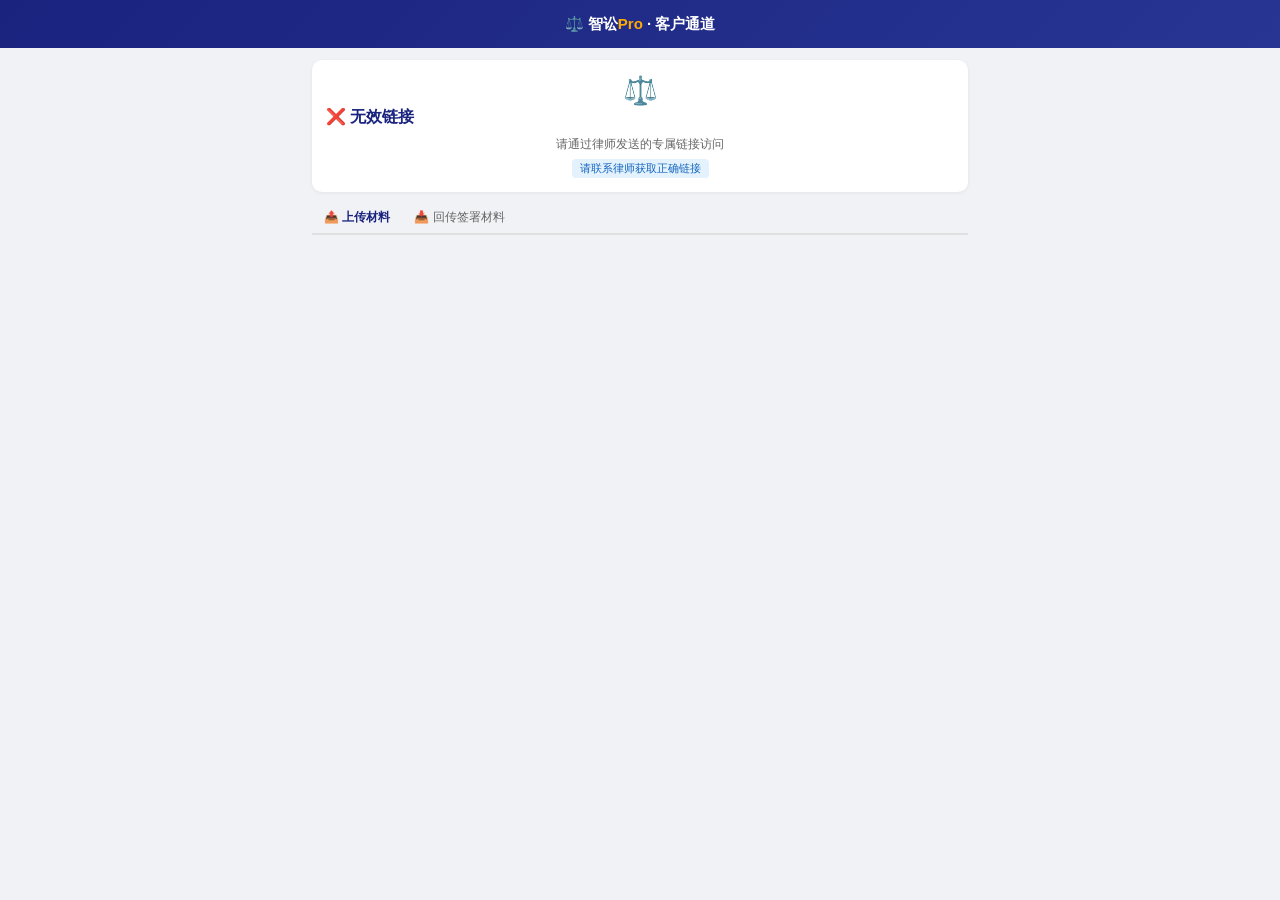
<file: zhisong/client.html>
<!DOCTYPE html>
<html lang="zh-CN">
<head>
<meta charset="UTF-8">
<meta name="viewport" content="width=device-width,initial-scale=1.0,maximum-scale=1.0">
<title>智讼 · 客户材料上传</title>
<meta property="og:title" content="智讼 · 客户材料上传">
<meta property="og:description" content="上传您的案件材料给律师">
<meta property="og:image" content="https://liminmin-wq.github.io/stock-master/zhisong/og-image.png">
<meta property="og:image:width" content="600">
<meta property="og:image:height" content="315">
<style>
*{margin:0;padding:0;box-sizing:border-box}
body{font-family:'PingFang SC','Microsoft YaHei',sans-serif;background:#f0f2f5;color:#222;font-size:14px}
:root{--primary:#1a237e;--primary-light:#283593;--accent:#ff6f00;--success:#2e7d32;--warn:#e65100;--border:#e0e0e0}
.header{background:linear-gradient(135deg,var(--primary),var(--primary-light));color:#fff;padding:0 20px;display:flex;align-items:center;height:48px;justify-content:center}
.header .logo{font-size:15px;font-weight:700}
.header .logo span{color:#ffab00}
.container{max-width:680px;margin:0 auto;padding:12px}
.card{background:#fff;border-radius:10px;padding:16px;margin-bottom:10px;box-shadow:0 1px 4px rgba(0,0,0,.06)}
.card h2{font-size:15px;margin-bottom:8px;color:var(--primary);display:flex;align-items:center;gap:6px}
.form-group{margin-bottom:8px}
.form-group label{display:block;font-size:12px;color:#555;margin-bottom:2px;font-weight:600}
.form-group input,.form-group select,.form-group textarea{width:100%;padding:6px 9px;border:1px solid var(--border);border-radius:5px;font-size:13px;font-family:inherit}
.form-group input:focus,.form-group select:focus,.form-group textarea:focus{outline:none;border-color:var(--primary)}
.form-row{display:grid;grid-template-columns:1fr 1fr;gap:10px}
@media(max-width:600px){.form-row{grid-template-columns:1fr}}
.upload-zone{border:2px dashed var(--border);border-radius:8px;padding:20px 14px;text-align:center;cursor:pointer;margin:6px 0}
.upload-zone:hover{border-color:var(--primary);background:#f5f6fa}
.upload-zone .icon{font-size:28px}.upload-zone .txt{color:#888;font-size:12px}
.upload-zone input{display:none}
.file-list{list-style:none}
.file-list li{display:flex;align-items:center;padding:5px 8px;border:1px solid #eee;border-radius:5px;margin-bottom:3px;gap:8px;font-size:12px}
.file-list li .name{flex:1}.file-list li .size{color:#999;font-size:11px}
.file-list li .del{cursor:pointer;color:#ccc;font-size:14px}.file-list li .del:hover{color:var(--warn)}
.tabs{display:flex;gap:0;margin-bottom:8px;border-bottom:2px solid var(--border);overflow-x:auto}
.tab{padding:7px 12px;font-size:12px;cursor:pointer;color:#666;border-bottom:2px solid transparent;margin-bottom:-2px;white-space:nowrap}
.tab.active{color:var(--primary);border-bottom-color:var(--primary);font-weight:600}
.btn{padding:7px 16px;border:none;border-radius:6px;font-size:12px;cursor:pointer;font-family:inherit;display:inline-flex;align-items:center;gap:4px;transition:all .2s}
.btn-primary{background:var(--primary);color:#fff}.btn-primary:hover{background:var(--primary-light)}
.btn-success{background:var(--success);color:#fff}
.tag{padding:2px 8px;border-radius:4px;font-size:11px;display:inline-block}
.tag-blue{background:#e3f2fd;color:#1565c0}.tag-green{background:#e8f5e9;color:#2e7d32}
.sign-guide{border:1px solid #e8e0d0;border-radius:8px;padding:12px;background:#fefcf5;margin:6px 0}
.sign-guide h4{font-size:13px;margin-bottom:6px;color:#5d4037}
.sign-guide p{font-size:12px;color:#555;margin:4px 0}
@media(max-width:600px){.container{padding:10px}.card{padding:12px}}
.modal{display:none;position:fixed;top:0;left:0;width:100%;height:100%;background:rgba(0,0,0,.4);z-index:200;align-items:center;justify-content:center}
.modal.show{display:flex}
.modal-content{background:#fff;border-radius:10px;padding:20px;width:88%;max-width:400px;text-align:center}
.modal-content .icon{font-size:48px;margin-bottom:8px}
.modal-content .msg{font-size:14px;color:#333;line-height:1.6}
</style>
</head>
<body>

<div class="header">
  <div class="logo">⚖️ 智讼<span>Pro</span> · 客户通道</div>
</div>

<div class="container" id="clientContainer">
  <!-- 案件信息 -->
  <div class="card" style="text-align:center;padding:14px">
    <div style="font-size:28px">⚖️</div>
    <h2 style="font-size:16px" id="clientPageTitle">案件材料</h2>
    <p style="color:#666;font-size:12px" id="clientCaseInfo">请上传您的案件材料</p>
    <div id="clientStatus" style="margin-top:6px"></div>
  </div>

  <!-- Tabs -->
  <div class="tabs" id="clientTabs">
    <div class="tab active" data-ctab="upload" onclick="switchClientTab('upload')">📤 上传材料</div>
    <div class="tab" data-ctab="return" onclick="switchClientTab('return')">📥 回传签署材料</div>
  </div>

  <!-- ===== 上传材料 ===== -->
  <div class="client-tab-content" id="ctab-upload">
    <div class="card">
      <h2 id="clientSectionTitle">👤 当事人信息</h2>
      <div class="form-row">
        <div class="form-group"><label>类型</label>
          <select id="clPartyType" onchange="toggleClParty()">
            <option value="individual">自然人（个人）</option>
            <option value="company">企业/单位</option>
          </select></div>
        <div class="form-group"><label>姓名/名称</label><input type="text" id="clPartyName" placeholder="姓名或企业全称"></div>
      </div>
      <div id="clCompanyFields" style="display:none">
        <div class="form-row">
          <div class="form-group"><label>统一社会信用代码</label><input type="text" id="clCompCode" placeholder="统一社会信用代码"></div>
          <div class="form-group"><label>法定代表人</label><input type="text" id="clLegalPerson" placeholder="法定代表人姓名"></div>
        </div>
      </div>
      <div class="form-group"><label>联系电话</label><input type="tel" id="clPhone" placeholder="手机号"></div>
      <p style="font-size:12px;color:#888;margin:6px 0 2px"><b id="clOpponentSectionLabel">⬇️ 被告信息（对方）</b></p>
      <div class="form-row">
        <div class="form-group"><label id="clDefTypeLabel">被告类型</label>
          <select id="clDefType" onchange="toggleClDef()">
            <option value="individual">自然人</option>
            <option value="company">企业</option>
          </select></div>
        <div class="form-group"><label id="clDefNameLabel">被告姓名/名称</label><input type="text" id="clDefName" placeholder="被告姓名或企业全称"></div>
      </div>
      <div id="clDefExtra" style="display:none">
        <div class="form-group"><label>统一社会信用代码</label><input type="text" id="clDefCode" placeholder="选填"></div>
      </div>
    </div>

    <div class="card">
      <h2>🪪 身份材料 <span style="font-weight:400;font-size:11px;color:#e65100">（不归入证据目录）</span></h2>
      <div class="upload-zone" onclick="document.getElementById('clIdInput').click()">
        <div class="icon">🪪</div><div class="txt">点击上传身份证/身份证明材料</div>
        <input type="file" id="clIdInput" multiple accept=".jpg,.jpeg,.png,.pdf" onchange="handleClUpload('id',this)">
      </div>
      <ul class="file-list" id="clIdList"></ul>
      <div id="clCompanyDocs" style="display:none;margin-top:6px">
        <p style="font-size:12px;color:#555;margin-bottom:4px">企业还需上传：营业执照副本、法定代表人身份证、法定代表人身份证明</p>
        <div class="upload-zone" style="padding:14px" onclick="document.getElementById('clCompInput').click()">
          <div class="txt">📄 点击选择企业材料</div>
          <input type="file" id="clCompInput" multiple accept=".jpg,.jpeg,.png,.pdf" onchange="handleClUpload('comp',this)">
        </div>
        <ul class="file-list" id="clCompList"></ul>
      </div>
    </div>

    <div class="card">
      <h2>📄 证据材料</h2>
      <div class="upload-zone" onclick="document.getElementById('clEvInput').click()">
        <div class="icon">📤</div><div class="txt">点击上传证据文件（支持图片、PDF、Word、Excel）</div>
        <input type="file" id="clEvInput" multiple accept=".jpg,.jpeg,.png,.pdf,.doc,.docx,.xls,.xlsx" onchange="handleClUpload('ev',this)">
      </div>
      <ul class="file-list" id="clEvList"></ul>
    </div>

    <div class="card">
      <h2>📍 送达地址确认书</h2>
      <div class="form-row">
        <div class="form-group"><label>收件人</label><input type="text" id="clAddrName" placeholder="收件人姓名"></div>
        <div class="form-group"><label>电话</label><input type="tel" id="clAddrPhone" placeholder="手机号"></div>
      </div>
      <div class="form-group"><label>送达地址</label><input type="text" id="clAddrDetail" placeholder="省/市/区/详细地址"></div>
      <div class="form-row">
        <div class="form-group"><label>电子邮箱</label><input type="email" id="clAddrEmail" placeholder="邮箱"></div>
        <div class="form-group"><label>微信号</label><input type="text" id="clAddrWechat" placeholder="微信号"></div>
      </div>
    </div>

    <div class="card">
      <h2>🏦 收款账户信息</h2>
      <div class="form-row">
        <div class="form-group"><label>户名</label><input type="text" id="clBankHolder" placeholder="户名"></div>
        <div class="form-group"><label>账号</label><input type="text" id="clBankAccount" placeholder="银行账号"></div>
      </div>
      <div class="form-row">
        <div class="form-group"><label>开户行全称</label><input type="text" id="clBankBranch" placeholder="XX银行XX支行"></div>
        <div class="form-group"><label>联行号</label><input type="text" id="clBankCode" placeholder="12位联行号"></div>
      </div>
    </div>

    <div style="text-align:center;margin:12px 0">
      <button class="btn btn-primary" onclick="submitClientUpload()" style="padding:9px 28px;font-size:14px">📤 提交全部材料</button>
    </div>
  </div>

  <!-- ===== 回传签署材料 ===== -->
  <div class="client-tab-content" id="ctab-return" style="display:none">
    <div class="card">
      <h2>📥 回传已签署/盖章的文书</h2>
      <p style="font-size:13px;color:#e65100;margin-bottom:8px">请将律师发给您的文书打印 → 签字/盖章 → 扫描或拍照上传</p>
      <div id="returnInstructions"></div>
      <div class="upload-zone" onclick="document.getElementById('clReturnInput').click()">
        <div class="icon">📤</div><div class="txt">点击上传已签署的文件</div>
        <input type="file" id="clReturnInput" multiple accept=".jpg,.jpeg,.png,.pdf" onchange="handleReturnUpload(this)">
      </div>
      <ul class="file-list" id="clReturnList"></ul>
      <div style="text-align:center;margin-top:8px">
        <button class="btn btn-success btn-sm" onclick="submitReturn()">📤 提交回传文件</button>
      </div>
    </div>
  </div>
</div>

<!-- 成功/提示弹窗 -->
<div class="modal" id="msgModal">
  <div class="modal-content">
    <div class="icon" id="msgIcon">✅</div>
    <div class="msg" id="msgText"></div>
    <button class="btn btn-primary" onclick="closeMsgModal()" style="margin-top:12px">确定</button>
  </div>
</div>

<script>
// ===== 数据共享 =====
var CASES=JSON.parse(localStorage.getItem('zs_cases')||'[]');
var _clientTok=null;
function save(){localStorage.setItem('zs_cases',JSON.stringify(CASES));}

// ===== 初始化 =====
(function(){
  var p=new URLSearchParams(window.location.search);
  var token=p.get('client');
  if(!token){
    document.getElementById('clientPageTitle').textContent='❌ 无效链接';
    document.getElementById('clientCaseInfo').textContent='请通过律师发送的专属链接访问';
    document.getElementById('clientStatus').innerHTML='<span class="tag tag-blue">请联系律师获取正确链接</span>';
    document.querySelectorAll('.client-tab-content').forEach(function(e){e.style.display='none'});
    return;
  }
  var c=CASES.find(function(x){return x.token===token});
  if(!c){
    document.getElementById('clientPageTitle').textContent='❌ 案件不存在或已过期';
    document.getElementById('clientCaseInfo').textContent='请联系律师重新发送链接';
    document.getElementById('clientStatus').innerHTML='<span class="tag tag-orange" style="background:#fff3e0;color:#e65100">链接无效</span>';
    document.querySelectorAll('.client-tab-content').forEach(function(e){e.style.display='none'});
    return;
  }
  _clientTok=token;
  initClient(c);
})();

function initClient(c){
  var isDef=c.role==='defendant';
  document.getElementById('clientPageTitle').textContent='⚖️ '+c.name;

  // 显示案件状态
  var statusMap={wait_upload:'⏳ 等待您上传材料',uploaded:'✅ 已上传，律师正在处理',docs:'📄 律师正在生成文书',sent:'✍️ 律师已发送文件，请到"回传"标签上传',returned:'📥 已回传，等待律师确认',done:'✅ 案件已完成'};
  document.getElementById('clientCaseInfo').textContent=(isDef?'委托人（被告）· ':'委托人（原告）· ')+c.plaintiff+' · '+c.type;
  document.getElementById('clientStatus').innerHTML='<span class="tag '+(c.status==='done'?'tag-green':'tag-blue')+'">'+(statusMap[c.status]||'⏳ 等待处理')+'</span>';

  // 根据角色更新标签
  document.getElementById('clientSectionTitle').textContent=isDef?'👤 委托人（被告）信息':'👤 委托人（原告）信息';
  document.getElementById('clOpponentSectionLabel').textContent=isDef?'⬇️ 原告信息（对方）':'⬇️ 被告信息（对方）';
  document.getElementById('clDefTypeLabel').textContent=isDef?'原告类型':'被告类型';
  document.getElementById('clDefNameLabel').textContent=isDef?'原告姓名/名称':'被告姓名/名称';

  // 回传提示
  if(c.status==='sent'||c.status==='returned'||c.status==='done'){
    var total=c.defCount+2;
    var ri=document.getElementById('returnInstructions');
    ri.innerHTML='<div class="sign-guide"><p style="font-size:13px;font-weight:600;color:#e65100">请回传以下已签署文件：</p>'+
      '<p>'+(isDef?'📄 答辩状 × '+total+'份':'📄 起诉状 × '+total+'份')+' → '+(c.partyType==='company'?'盖公章':'签字')+'</p>'+
      '<p>'+(isDef?'📋 要素式答辩状 × '+total+'份':'📋 要素式起诉状 × '+total+'份')+' → '+(c.partyType==='company'?'盖公章':'签字')+'</p>'+
      '<p>📝 授权委托书 × 2份 → '+(c.partyType==='company'?'盖公章':'签字')+'</p>'+
      (c.partyType==='company'?'<p>🏢 法人身份证明+营业执照 → 盖公章</p>':'')+
      '<p>📍 送达地址确认书 × 1份 → 签字</p>'+
      '<p>'+(isDef?'📑 答辩证据 × '+total+'份（按目录整理）':'📑 证据材料 × '+total+'份（按目录整理）')+'</p></div>';
  }else{
    document.getElementById('returnInstructions').innerHTML='<p style="font-size:12px;color:#999">律师尚未发送签署文件，请等待通知</p>';
  }

  // 加载已有数据
  loadClientData(c);
}

function loadClientData(c){
  if(c.partyName)document.getElementById('clPartyName').value=c.partyName;
  if(c.partyType)document.getElementById('clPartyType').value=c.partyType;
  toggleClParty();
  if(c.plaintiffCode)document.getElementById('clCompCode').value=c.plaintiffCode;
  if(c.plaintiffLegal)document.getElementById('clLegalPerson').value=c.plaintiffLegal;
  if(c.phone)document.getElementById('clPhone').value=c.phone;
  if(c.defName)document.getElementById('clDefName').value=c.defName;
  if(c.defCode)document.getElementById('clDefCode').value=c.defCode;
  if(c.defType)document.getElementById('clDefType').value=c.defType;
  if(c.addrConfirm){
    document.getElementById('clAddrName').value=c.addrConfirm.name||'';
    document.getElementById('clAddrPhone').value=c.addrConfirm.phone||'';
    document.getElementById('clAddrDetail').value=c.addrConfirm.addr||'';
    document.getElementById('clAddrEmail').value=c.addrConfirm.email||'';
    document.getElementById('clAddrWechat').value=c.addrConfirm.wechat||'';
  }
  if(c.accountInfo){
    document.getElementById('clBankHolder').value=c.accountInfo.holder||'';
    document.getElementById('clBankAccount').value=c.accountInfo.account||'';
    document.getElementById('clBankBranch').value=c.accountInfo.branch||'';
    document.getElementById('clBankCode').value=c.accountInfo.code||'';
  }
  renderClientFiles(c);
}

function toggleClParty(){
  document.getElementById('clCompanyFields').style.display=
    document.getElementById('clPartyType').value==='company'?'block':'none';
  document.getElementById('clCompanyDocs').style.display=
    document.getElementById('clPartyType').value==='company'?'block':'none';
}
function toggleClDef(){
  document.getElementById('clDefExtra').style.display=
    document.getElementById('clDefType').value==='company'?'block':'none';
}

function handleClUpload(type,input){
  var c=CASES.find(function(x){return x.token===_clientTok});if(!c)return;
  for(var i=0;i<input.files.length;i++){
    var f={name:input.files[i].name,size:(input.files[i].size/1024).toFixed(1)+'KB'};
    if(type==='id'){c.idFiles=c.idFiles||[];c.idFiles.push(f)}
    else if(type==='comp'){c.compDocs=c.compDocs||[];c.compDocs.push(f)}
    else{c.evidence=c.evidence||[];c.evidence.push(f)}
  }
  save();renderClientFiles(c);input.value='';
}

function renderClientFiles(c){
  ['id','comp','ev'].forEach(function(t){
    var arr=t==='id'?c.idFiles:t==='comp'?c.compDocs:c.evidence;
    var listId=t==='id'?'clIdList':t==='comp'?'clCompList':'clEvList';
    var el=document.getElementById(listId);
    if(!arr||!arr.length){el.innerHTML='';return}
    el.innerHTML=arr.map(function(f,i){
      return '<li><span>📄</span><span class="name">'+f.name+'</span><span class="size">'+f.size+'</span>'+
        '<span class="del" onclick="delClientFile(\''+t+'\','+i+')">✕</span></li>';
    }).join('');
  });
}

function delClientFile(type,idx){
  var c=CASES.find(function(x){return x.token===_clientTok});if(!c)return;
  var arr=type==='id'?c.idFiles:type==='comp'?c.compDocs:c.evidence;
  if(arr)arr.splice(idx,1);save();renderClientFiles(c);
}

function submitClientUpload(){
  var c=CASES.find(function(x){return x.token===_clientTok});if(!c)return;
  if(!document.getElementById('clPartyName').value.trim()){showMsg('⚠️','请填写您的姓名/名称');return}
  c.partyName=document.getElementById('clPartyName').value.trim();
  c.partyType=document.getElementById('clPartyType').value;
  c.phone=document.getElementById('clPhone').value.trim();
  if(c.partyType==='company'){
    c.plaintiffCode=document.getElementById('clCompCode').value.trim();
    c.plaintiffLegal=document.getElementById('clLegalPerson').value.trim();
  }
  c.defName=document.getElementById('clDefName').value.trim();
  c.defType=document.getElementById('clDefType').value;
  if(c.defType==='company')c.defCode=document.getElementById('clDefCode').value.trim();
  c.addrConfirm={
    name:document.getElementById('clAddrName').value.trim(),
    phone:document.getElementById('clAddrPhone').value.trim(),
    addr:document.getElementById('clAddrDetail').value.trim(),
    email:document.getElementById('clAddrEmail').value.trim(),
    wechat:document.getElementById('clAddrWechat').value.trim()
  };
  c.accountInfo={
    holder:document.getElementById('clBankHolder').value.trim(),
    account:document.getElementById('clBankAccount').value.trim(),
    branch:document.getElementById('clBankBranch').value.trim(),
    code:document.getElementById('clBankCode').value.trim()
  };
  if(c.status==='wait_upload')c.status='uploaded';
  save();
  showMsg('✅','材料已提交成功！律师将尽快处理。');
}

function handleReturnUpload(input){
  var c=CASES.find(function(x){return x.token===_clientTok});if(!c)return;
  c.returnFiles=c.returnFiles||[];
  for(var i=0;i<input.files.length;i++){
    c.returnFiles.push({name:input.files[i].name,size:(input.files[i].size/1024).toFixed(1)+'KB'});
  }
  save();renderReturnFiles(c);input.value='';
}
function renderReturnFiles(c){
  var el=document.getElementById('clReturnList');
  if(!c.returnFiles||!c.returnFiles.length){el.innerHTML='';return}
  el.innerHTML=c.returnFiles.map(function(f,i){
    return '<li><span>📄</span><span class="name">'+f.name+'</span><span class="size">'+f.size+'</span>'+
      '<span class="del" onclick="delReturnFile('+i+')">✕</span></li>';
  }).join('');
}
function delReturnFile(idx){
  var c=CASES.find(function(x){return x.token===_clientTok});if(!c)return;
  if(c.returnFiles)c.returnFiles.splice(idx,1);save();renderReturnFiles(c);
}
function submitReturn(){
  var c=CASES.find(function(x){return x.token===_clientTok});if(!c)return;
  if(!c.returnFiles||!c.returnFiles.length){showMsg('⚠️','请先选择要回传的文件');return}
  if(c.status==='sent'||c.status==='docs')c.status='returned';
  save();
  showMsg('✅','回传成功！律师确认后将完成案件。');
}

function switchClientTab(tab){
  document.querySelectorAll('.client-tab-content').forEach(function(e){e.style.display='none'});
  document.getElementById('ctab-'+tab).style.display='block';
  document.querySelectorAll('#clientTabs .tab').forEach(function(e){e.classList.remove('active')});
  var tabs=document.querySelectorAll('#clientTabs .tab');
  for(var i=0;i<tabs.length;i++){if(tabs[i].dataset.ctab===tab){tabs[i].classList.add('active');break}}
}

function showMsg(icon,text){
  document.getElementById('msgIcon').textContent=icon;
  document.getElementById('msgText').textContent=text;
  document.getElementById('msgModal').classList.add('show');
}
function closeMsgModal(){document.getElementById('msgModal').classList.remove('show')}

console.log('📤 智讼Pro 客户通道');
</script>
</body>
</html>
</file>
